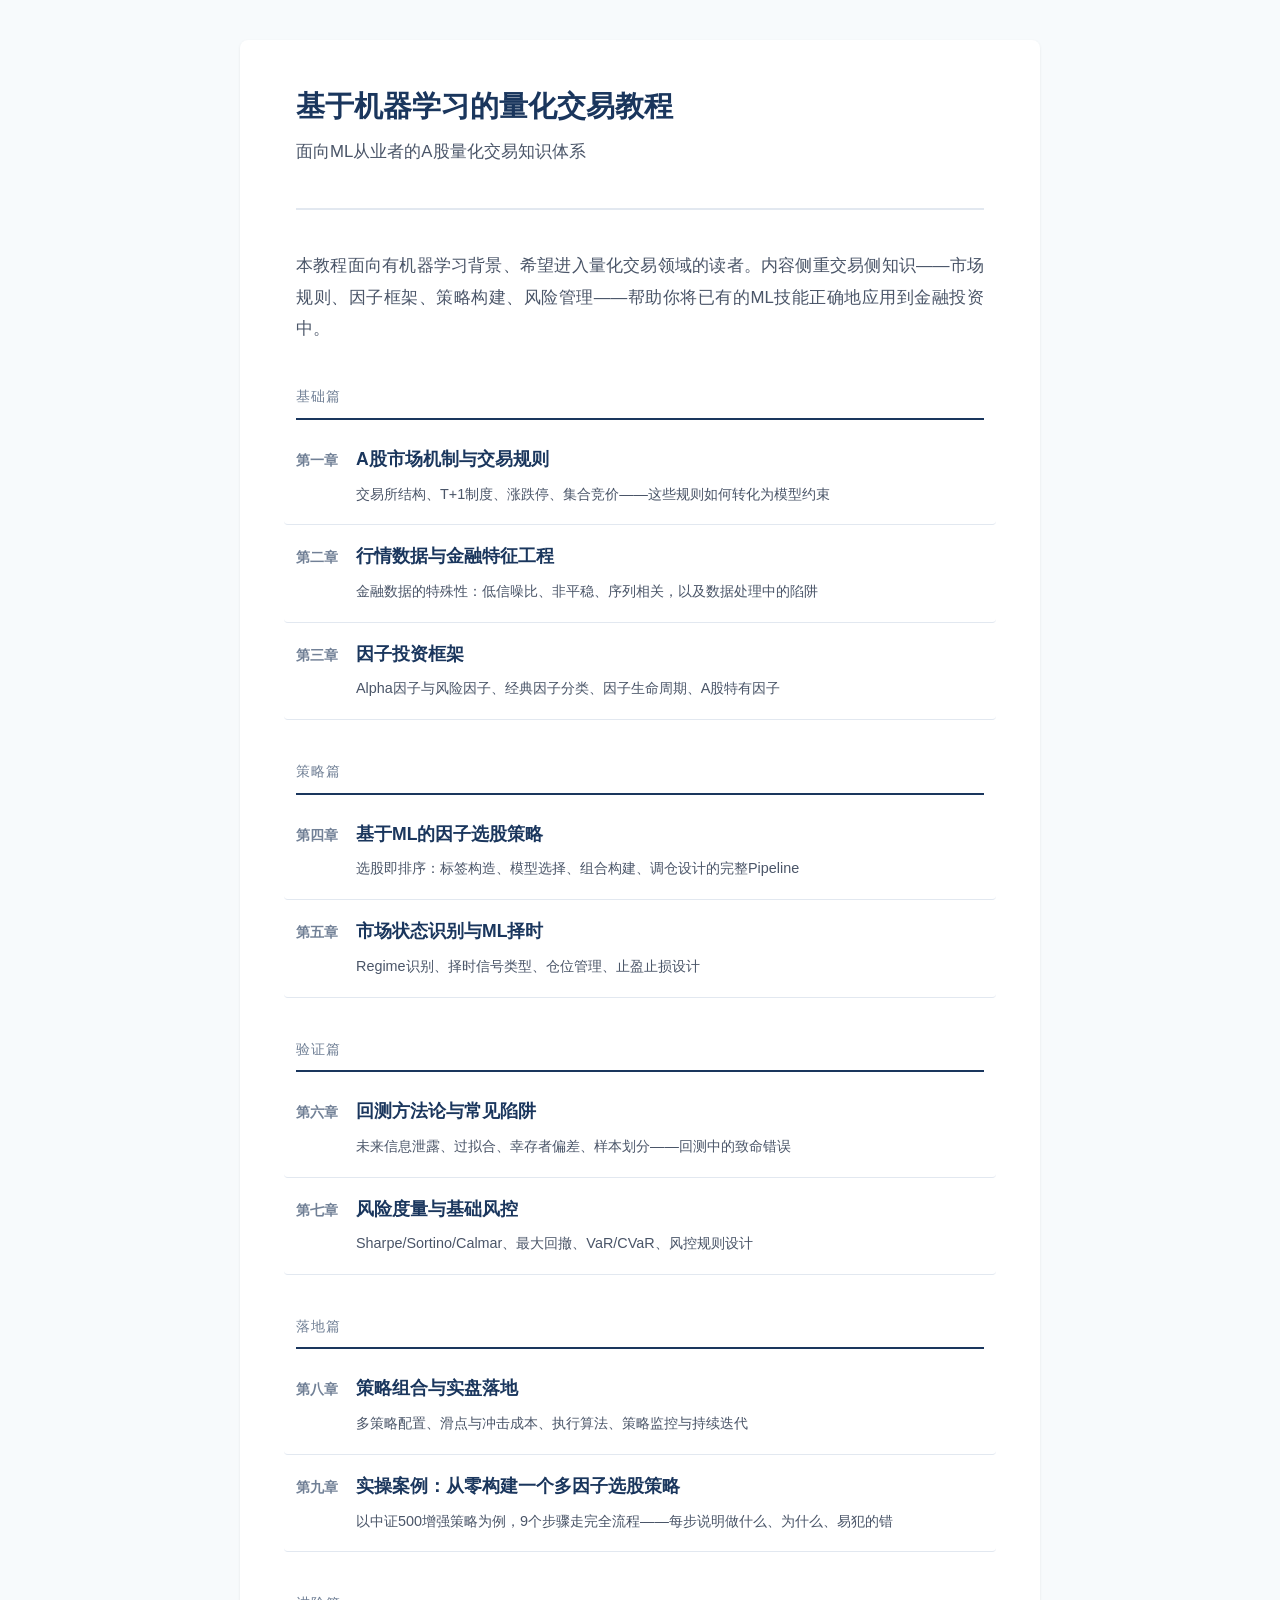
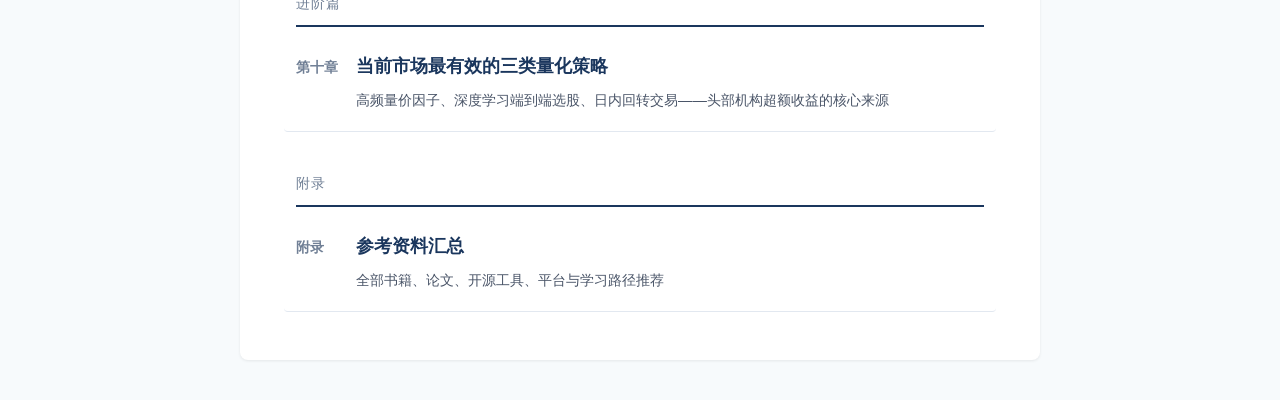
<file: index.html>
<!DOCTYPE html>
<html lang="zh-CN">
<head>
  <meta charset="UTF-8">
  <meta name="viewport" content="width=device-width, initial-scale=1.0">
  <title>基于机器学习的量化交易教程</title>
  <link rel="stylesheet" href="css/style.css">
  <style>
    .toc-item {
      display: flex;
      align-items: baseline;
      padding: 16px 0;
      border-bottom: 1px solid #e2e8f0;
      text-decoration: none;
      color: inherit;
      transition: background 0.15s;
      margin: 0 -12px;
      padding-left: 12px;
      padding-right: 12px;
      border-radius: 4px;
    }
    .toc-item:hover {
      background: #ebf8ff;
    }
    .toc-number {
      font-size: 0.85em;
      color: #718096;
      min-width: 60px;
      font-weight: 600;
    }
    .toc-content {
      flex: 1;
    }
    .toc-title {
      font-size: 1.1em;
      font-weight: 600;
      color: #1a365d;
      display: block;
      margin-bottom: 4px;
    }
    .toc-desc {
      font-size: 0.9em;
      color: #4a5568;
      line-height: 1.5;
    }
    .toc-section-header {
      margin-top: 40px;
      margin-bottom: 8px;
      font-size: 0.85em;
      color: #718096;
      text-transform: uppercase;
      letter-spacing: 1px;
      padding-bottom: 8px;
      border-bottom: 2px solid #1a365d;
    }
    .intro-text {
      font-size: 1.05em;
      color: #4a5568;
      line-height: 1.9;
      margin: 24px 0 40px;
    }
  </style>
</head>
<body>
  <div class="container">
    <div class="chapter-header">
      <h1>基于机器学习的量化交易教程</h1>
      <p class="chapter-summary">面向ML从业者的A股量化交易知识体系</p>
    </div>

    <div class="intro-text">
      <p>本教程面向有机器学习背景、希望进入量化交易领域的读者。内容侧重交易侧知识——市场规则、因子框架、策略构建、风险管理——帮助你将已有的ML技能正确地应用到金融投资中。</p>
    </div>

    <div class="toc-section-header">基础篇</div>

    <a class="toc-item" href="ch01.html">
      <span class="toc-number">第一章</span>
      <div class="toc-content">
        <span class="toc-title">A股市场机制与交易规则</span>
        <span class="toc-desc">交易所结构、T+1制度、涨跌停、集合竞价——这些规则如何转化为模型约束</span>
      </div>
    </a>

    <a class="toc-item" href="ch02.html">
      <span class="toc-number">第二章</span>
      <div class="toc-content">
        <span class="toc-title">行情数据与金融特征工程</span>
        <span class="toc-desc">金融数据的特殊性：低信噪比、非平稳、序列相关，以及数据处理中的陷阱</span>
      </div>
    </a>

    <a class="toc-item" href="ch03.html">
      <span class="toc-number">第三章</span>
      <div class="toc-content">
        <span class="toc-title">因子投资框架</span>
        <span class="toc-desc">Alpha因子与风险因子、经典因子分类、因子生命周期、A股特有因子</span>
      </div>
    </a>

    <div class="toc-section-header">策略篇</div>

    <a class="toc-item" href="ch04.html">
      <span class="toc-number">第四章</span>
      <div class="toc-content">
        <span class="toc-title">基于ML的因子选股策略</span>
        <span class="toc-desc">选股即排序：标签构造、模型选择、组合构建、调仓设计的完整Pipeline</span>
      </div>
    </a>

    <a class="toc-item" href="ch05.html">
      <span class="toc-number">第五章</span>
      <div class="toc-content">
        <span class="toc-title">市场状态识别与ML择时</span>
        <span class="toc-desc">Regime识别、择时信号类型、仓位管理、止盈止损设计</span>
      </div>
    </a>

    <div class="toc-section-header">验证篇</div>

    <a class="toc-item" href="ch06.html">
      <span class="toc-number">第六章</span>
      <div class="toc-content">
        <span class="toc-title">回测方法论与常见陷阱</span>
        <span class="toc-desc">未来信息泄露、过拟合、幸存者偏差、样本划分——回测中的致命错误</span>
      </div>
    </a>

    <a class="toc-item" href="ch07.html">
      <span class="toc-number">第七章</span>
      <div class="toc-content">
        <span class="toc-title">风险度量与基础风控</span>
        <span class="toc-desc">Sharpe/Sortino/Calmar、最大回撤、VaR/CVaR、风控规则设计</span>
      </div>
    </a>

    <div class="toc-section-header">落地篇</div>

    <a class="toc-item" href="ch08.html">
      <span class="toc-number">第八章</span>
      <div class="toc-content">
        <span class="toc-title">策略组合与实盘落地</span>
        <span class="toc-desc">多策略配置、滑点与冲击成本、执行算法、策略监控与持续迭代</span>
      </div>
    </a>

    <a class="toc-item" href="ch09.html">
      <span class="toc-number">第九章</span>
      <div class="toc-content">
        <span class="toc-title">实操案例：从零构建一个多因子选股策略</span>
        <span class="toc-desc">以中证500增强策略为例，9个步骤走完全流程——每步说明做什么、为什么、易犯的错</span>
      </div>
    </a>

    <div class="toc-section-header">进阶篇</div>

    <a class="toc-item" href="ch10.html">
      <span class="toc-number">第十章</span>
      <div class="toc-content">
        <span class="toc-title">当前市场最有效的三类量化策略</span>
        <span class="toc-desc">高频量价因子、深度学习端到端选股、日内回转交易——头部机构超额收益的核心来源</span>
      </div>
    </a>

    <div class="toc-section-header">附录</div>

    <a class="toc-item" href="appendix.html">
      <span class="toc-number">附录</span>
      <div class="toc-content">
        <span class="toc-title">参考资料汇总</span>
        <span class="toc-desc">全部书籍、论文、开源工具、平台与学习路径推荐</span>
      </div>
    </a>

  </div>
</body>
</html>
</file>
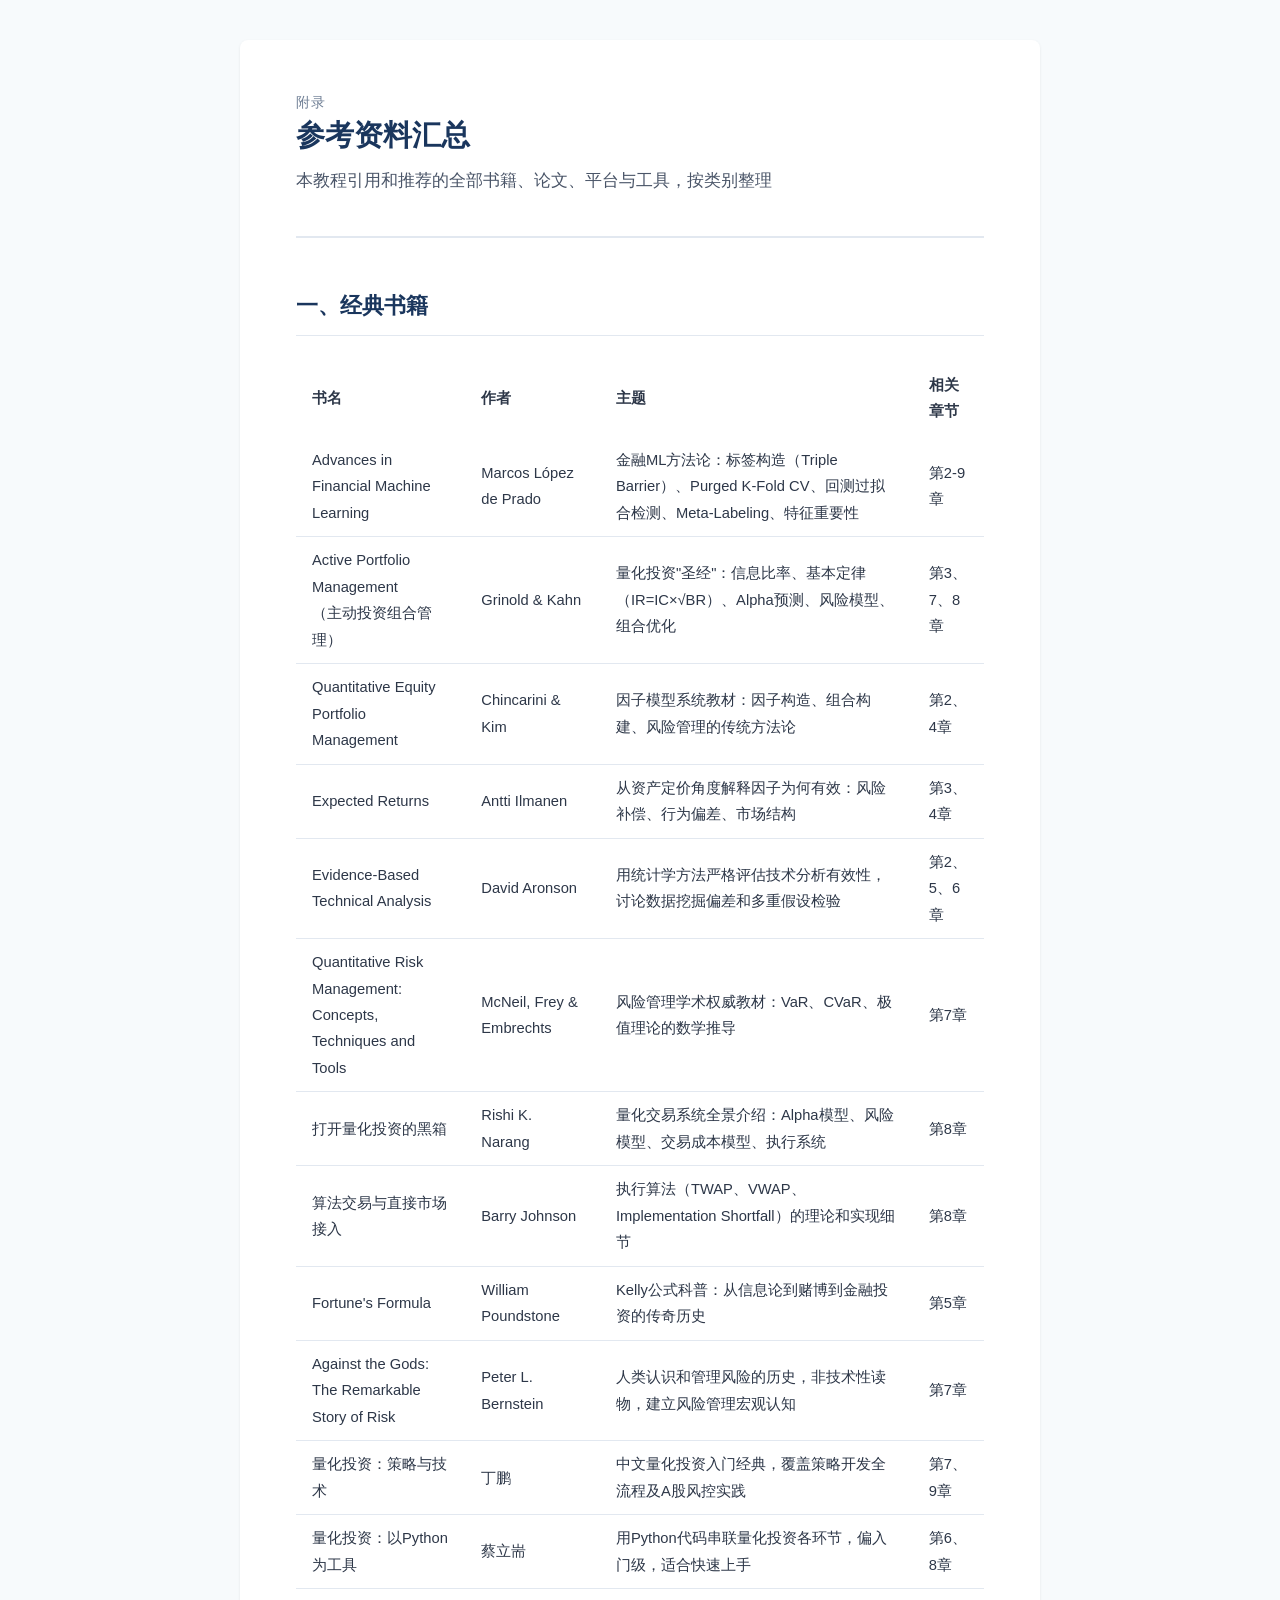
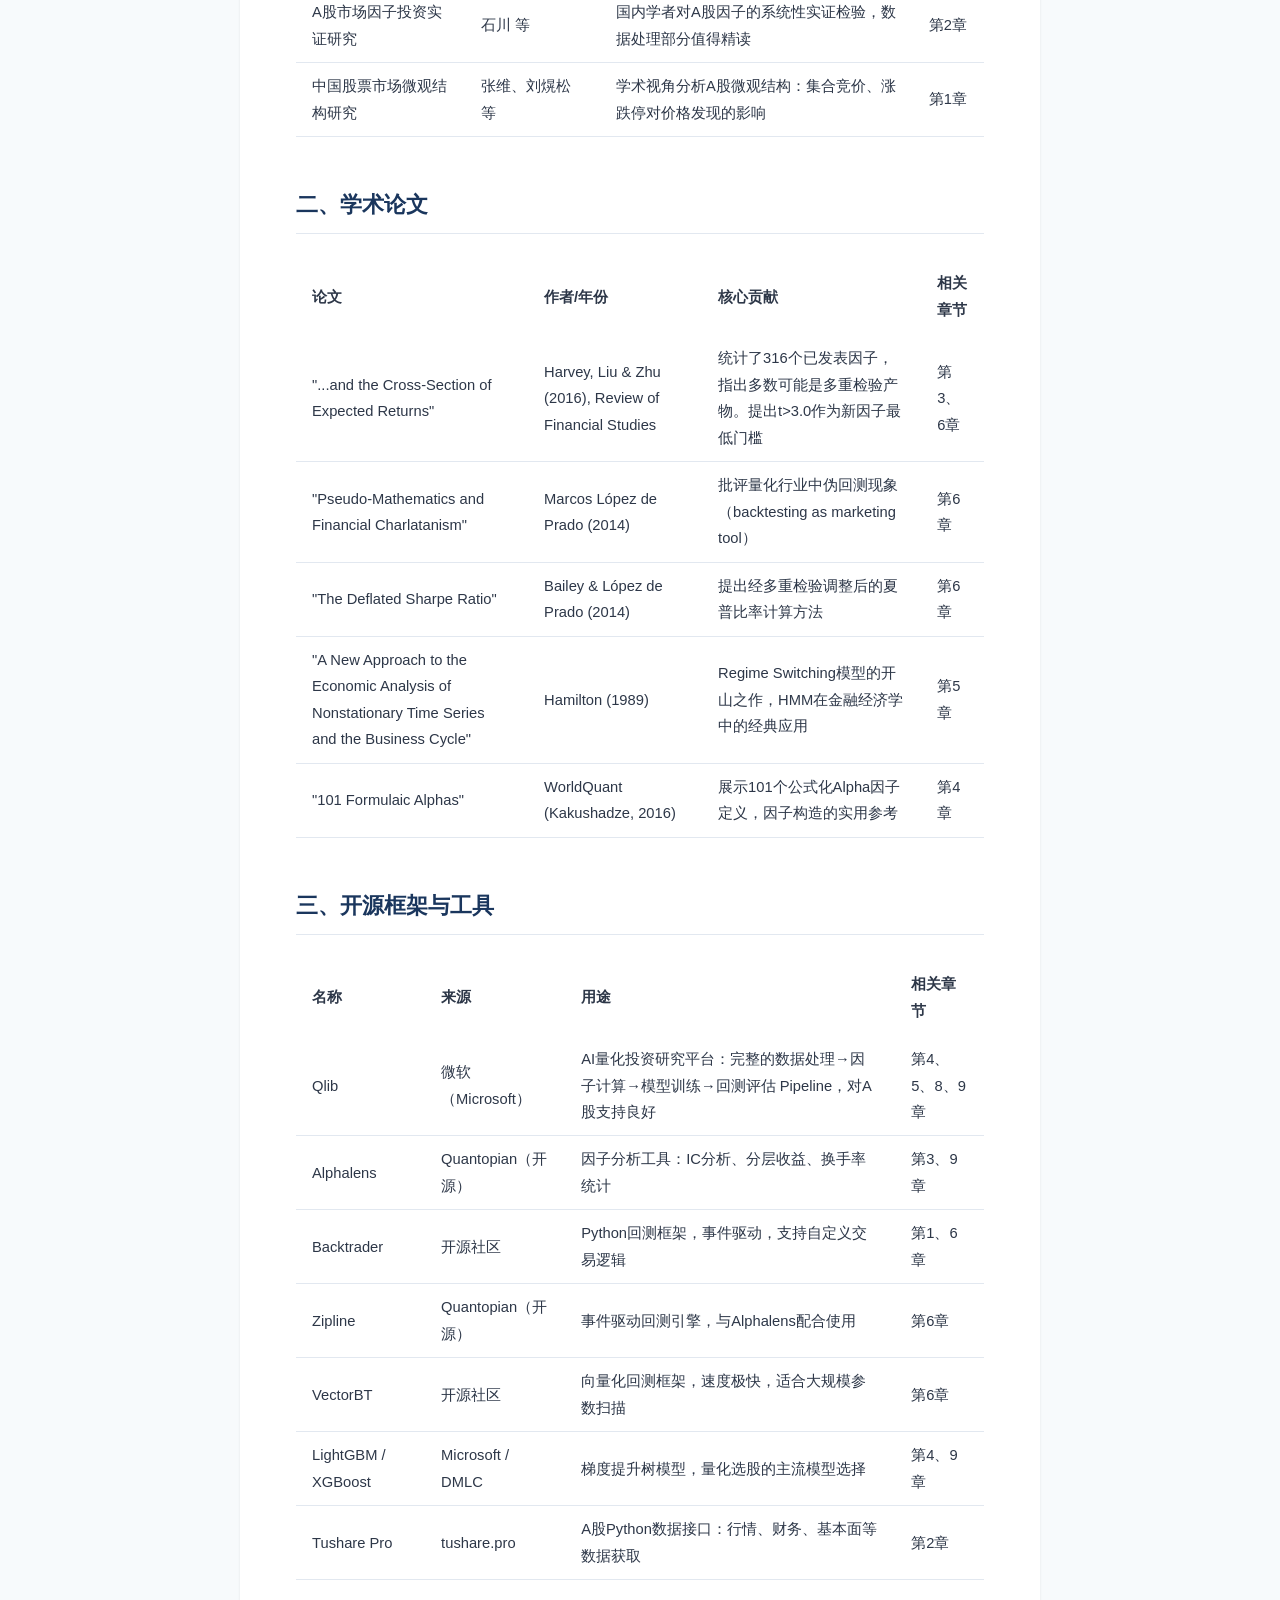
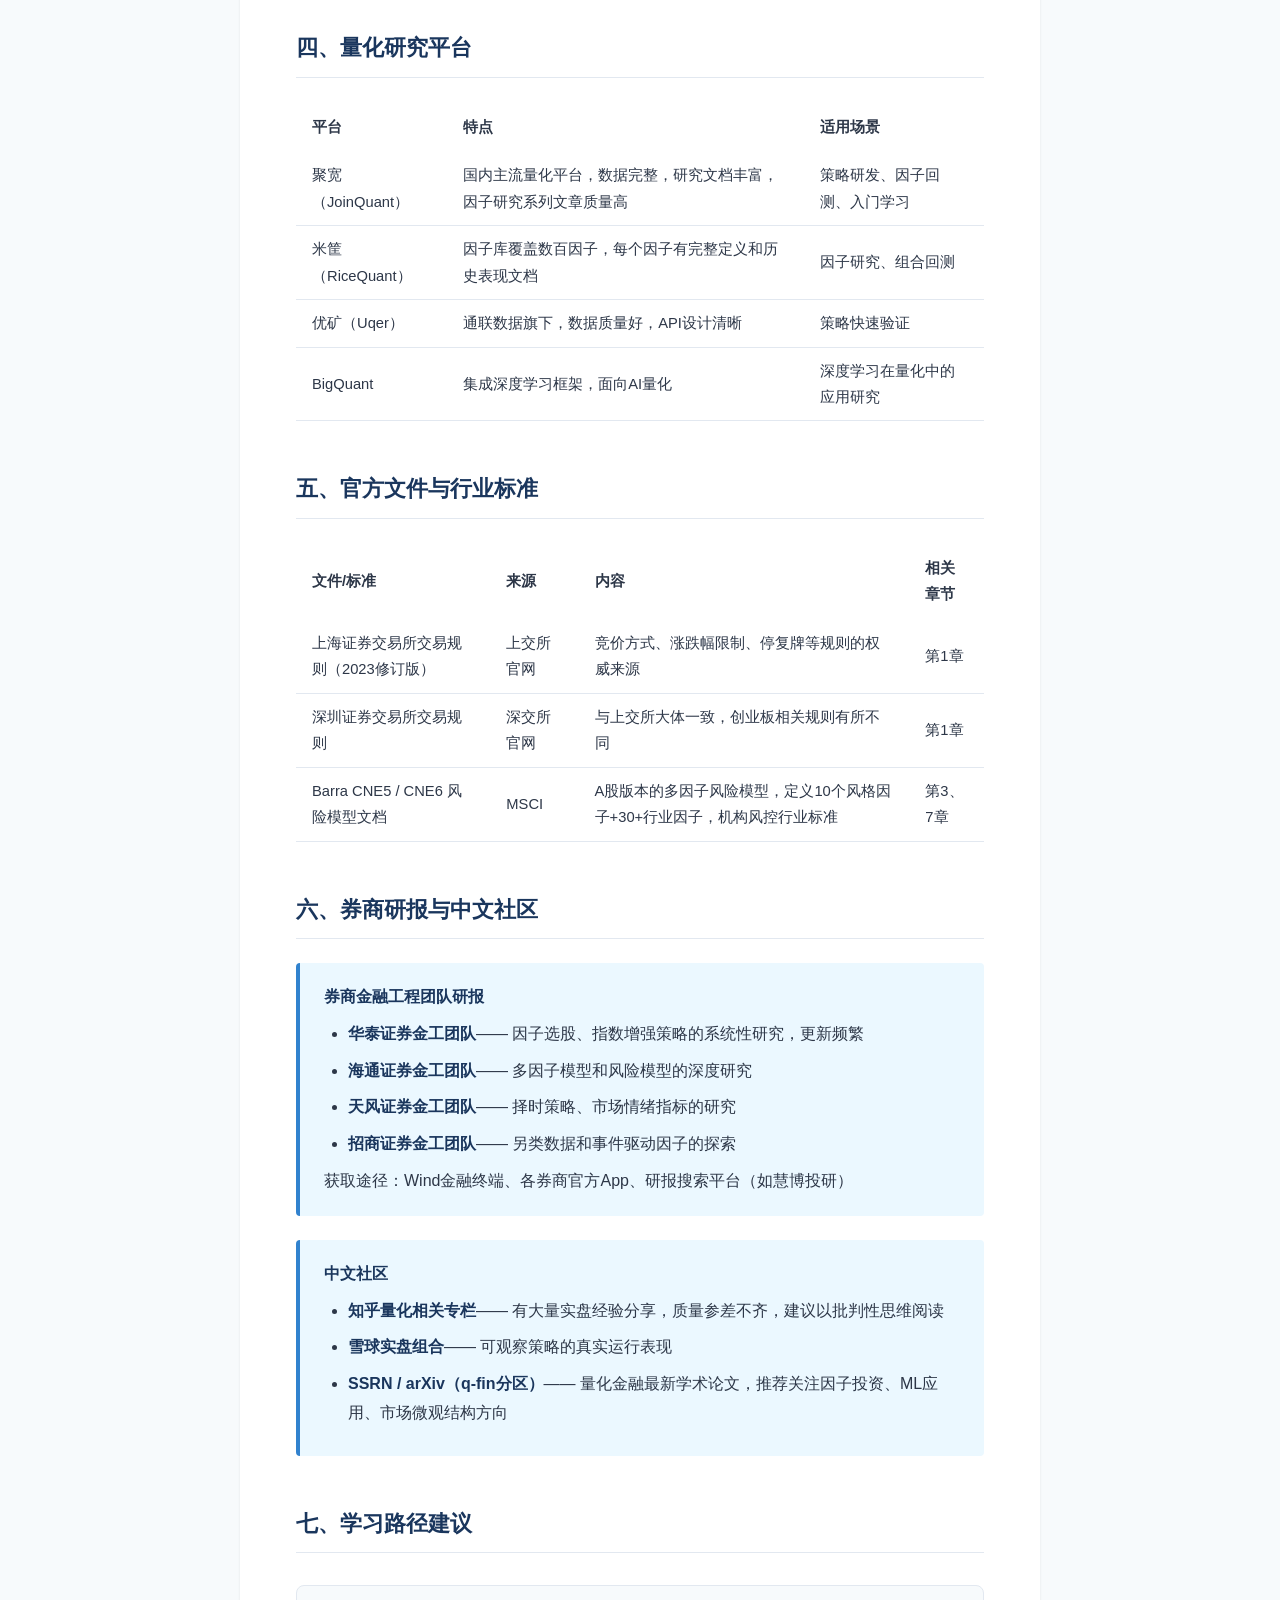
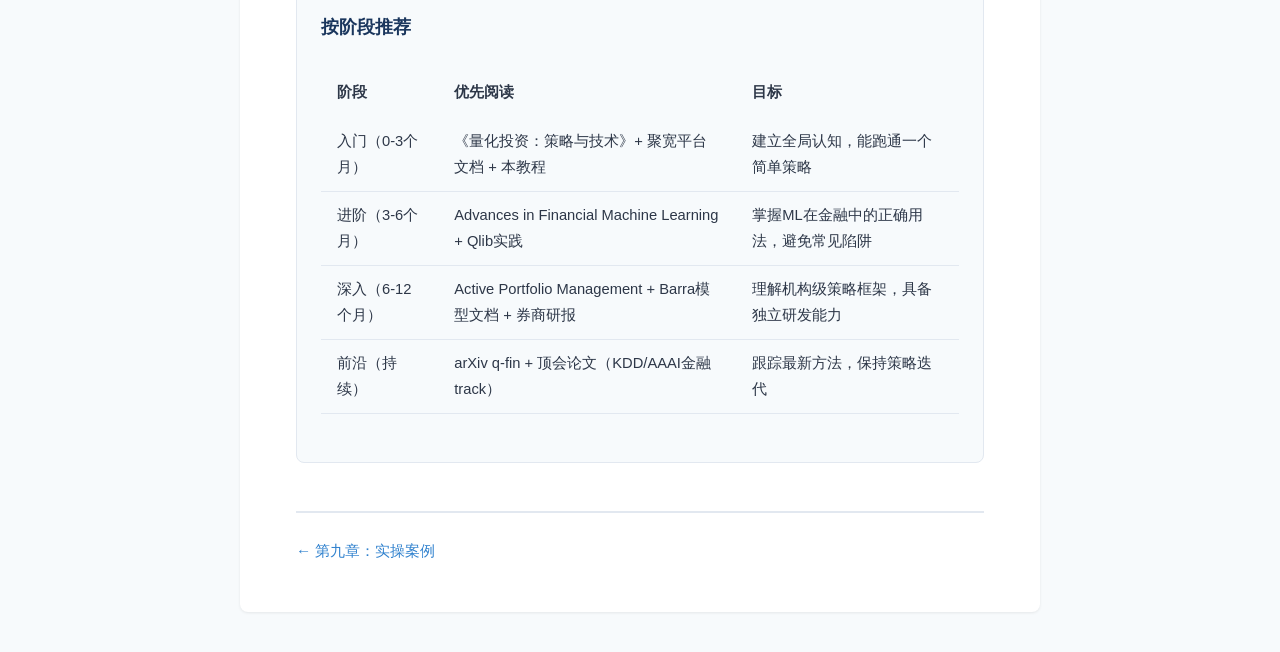
<file: appendix.html>
<!DOCTYPE html>
<html lang="zh-CN">
<head>
  <meta charset="UTF-8">
  <meta name="viewport" content="width=device-width, initial-scale=1.0">
  <title>附录：参考资料汇总</title>
  <link rel="stylesheet" href="css/style.css">
</head>
<body>
  <div class="container">
    <div class="chapter-header">
      <span class="chapter-number">附录</span>
      <h1>参考资料汇总</h1>
      <p class="chapter-summary">本教程引用和推荐的全部书籍、论文、平台与工具，按类别整理</p>
    </div>

    <h2>一、经典书籍</h2>

    <table>
      <tr>
        <th>书名</th>
        <th>作者</th>
        <th>主题</th>
        <th>相关章节</th>
      </tr>
      <tr>
        <td>Advances in Financial Machine Learning</td>
        <td>Marcos López de Prado</td>
        <td>金融ML方法论：标签构造（Triple Barrier）、Purged K-Fold CV、回测过拟合检测、Meta-Labeling、特征重要性</td>
        <td>第2-9章</td>
      </tr>
      <tr>
        <td>Active Portfolio Management<br>（主动投资组合管理）</td>
        <td>Grinold & Kahn</td>
        <td>量化投资"圣经"：信息比率、基本定律（IR=IC×√BR）、Alpha预测、风险模型、组合优化</td>
        <td>第3、7、8章</td>
      </tr>
      <tr>
        <td>Quantitative Equity Portfolio Management</td>
        <td>Chincarini & Kim</td>
        <td>因子模型系统教材：因子构造、组合构建、风险管理的传统方法论</td>
        <td>第2、4章</td>
      </tr>
      <tr>
        <td>Expected Returns</td>
        <td>Antti Ilmanen</td>
        <td>从资产定价角度解释因子为何有效：风险补偿、行为偏差、市场结构</td>
        <td>第3、4章</td>
      </tr>
      <tr>
        <td>Evidence-Based Technical Analysis</td>
        <td>David Aronson</td>
        <td>用统计学方法严格评估技术分析有效性，讨论数据挖掘偏差和多重假设检验</td>
        <td>第2、5、6章</td>
      </tr>
      <tr>
        <td>Quantitative Risk Management:<br>Concepts, Techniques and Tools</td>
        <td>McNeil, Frey & Embrechts</td>
        <td>风险管理学术权威教材：VaR、CVaR、极值理论的数学推导</td>
        <td>第7章</td>
      </tr>
      <tr>
        <td>打开量化投资的黑箱</td>
        <td>Rishi K. Narang</td>
        <td>量化交易系统全景介绍：Alpha模型、风险模型、交易成本模型、执行系统</td>
        <td>第8章</td>
      </tr>
      <tr>
        <td>算法交易与直接市场接入</td>
        <td>Barry Johnson</td>
        <td>执行算法（TWAP、VWAP、Implementation Shortfall）的理论和实现细节</td>
        <td>第8章</td>
      </tr>
      <tr>
        <td>Fortune's Formula</td>
        <td>William Poundstone</td>
        <td>Kelly公式科普：从信息论到赌博到金融投资的传奇历史</td>
        <td>第5章</td>
      </tr>
      <tr>
        <td>Against the Gods:<br>The Remarkable Story of Risk</td>
        <td>Peter L. Bernstein</td>
        <td>人类认识和管理风险的历史，非技术性读物，建立风险管理宏观认知</td>
        <td>第7章</td>
      </tr>
      <tr>
        <td>量化投资：策略与技术</td>
        <td>丁鹏</td>
        <td>中文量化投资入门经典，覆盖策略开发全流程及A股风控实践</td>
        <td>第7、9章</td>
      </tr>
      <tr>
        <td>量化投资：以Python为工具</td>
        <td>蔡立耑</td>
        <td>用Python代码串联量化投资各环节，偏入门级，适合快速上手</td>
        <td>第6、8章</td>
      </tr>
      <tr>
        <td>A股市场因子投资实证研究</td>
        <td>石川 等</td>
        <td>国内学者对A股因子的系统性实证检验，数据处理部分值得精读</td>
        <td>第2章</td>
      </tr>
      <tr>
        <td>中国股票市场微观结构研究</td>
        <td>张维、刘熀松 等</td>
        <td>学术视角分析A股微观结构：集合竞价、涨跌停对价格发现的影响</td>
        <td>第1章</td>
      </tr>
    </table>

    <h2>二、学术论文</h2>

    <table>
      <tr>
        <th>论文</th>
        <th>作者/年份</th>
        <th>核心贡献</th>
        <th>相关章节</th>
      </tr>
      <tr>
        <td>"...and the Cross-Section of Expected Returns"</td>
        <td>Harvey, Liu & Zhu (2016), Review of Financial Studies</td>
        <td>统计了316个已发表因子，指出多数可能是多重检验产物。提出t>3.0作为新因子最低门槛</td>
        <td>第3、6章</td>
      </tr>
      <tr>
        <td>"Pseudo-Mathematics and Financial Charlatanism"</td>
        <td>Marcos López de Prado (2014)</td>
        <td>批评量化行业中伪回测现象（backtesting as marketing tool）</td>
        <td>第6章</td>
      </tr>
      <tr>
        <td>"The Deflated Sharpe Ratio"</td>
        <td>Bailey & López de Prado (2014)</td>
        <td>提出经多重检验调整后的夏普比率计算方法</td>
        <td>第6章</td>
      </tr>
      <tr>
        <td>"A New Approach to the Economic Analysis of Nonstationary Time Series and the Business Cycle"</td>
        <td>Hamilton (1989)</td>
        <td>Regime Switching模型的开山之作，HMM在金融经济学中的经典应用</td>
        <td>第5章</td>
      </tr>
      <tr>
        <td>"101 Formulaic Alphas"</td>
        <td>WorldQuant (Kakushadze, 2016)</td>
        <td>展示101个公式化Alpha因子定义，因子构造的实用参考</td>
        <td>第4章</td>
      </tr>
    </table>

    <h2>三、开源框架与工具</h2>

    <table>
      <tr>
        <th>名称</th>
        <th>来源</th>
        <th>用途</th>
        <th>相关章节</th>
      </tr>
      <tr>
        <td>Qlib</td>
        <td>微软（Microsoft）</td>
        <td>AI量化投资研究平台：完整的数据处理→因子计算→模型训练→回测评估 Pipeline，对A股支持良好</td>
        <td>第4、5、8、9章</td>
      </tr>
      <tr>
        <td>Alphalens</td>
        <td>Quantopian（开源）</td>
        <td>因子分析工具：IC分析、分层收益、换手率统计</td>
        <td>第3、9章</td>
      </tr>
      <tr>
        <td>Backtrader</td>
        <td>开源社区</td>
        <td>Python回测框架，事件驱动，支持自定义交易逻辑</td>
        <td>第1、6章</td>
      </tr>
      <tr>
        <td>Zipline</td>
        <td>Quantopian（开源）</td>
        <td>事件驱动回测引擎，与Alphalens配合使用</td>
        <td>第6章</td>
      </tr>
      <tr>
        <td>VectorBT</td>
        <td>开源社区</td>
        <td>向量化回测框架，速度极快，适合大规模参数扫描</td>
        <td>第6章</td>
      </tr>
      <tr>
        <td>LightGBM / XGBoost</td>
        <td>Microsoft / DMLC</td>
        <td>梯度提升树模型，量化选股的主流模型选择</td>
        <td>第4、9章</td>
      </tr>
      <tr>
        <td>Tushare Pro</td>
        <td>tushare.pro</td>
        <td>A股Python数据接口：行情、财务、基本面等数据获取</td>
        <td>第2章</td>
      </tr>
    </table>

    <h2>四、量化研究平台</h2>

    <table>
      <tr>
        <th>平台</th>
        <th>特点</th>
        <th>适用场景</th>
      </tr>
      <tr>
        <td>聚宽（JoinQuant）</td>
        <td>国内主流量化平台，数据完整，研究文档丰富，因子研究系列文章质量高</td>
        <td>策略研发、因子回测、入门学习</td>
      </tr>
      <tr>
        <td>米筐（RiceQuant）</td>
        <td>因子库覆盖数百因子，每个因子有完整定义和历史表现文档</td>
        <td>因子研究、组合回测</td>
      </tr>
      <tr>
        <td>优矿（Uqer）</td>
        <td>通联数据旗下，数据质量好，API设计清晰</td>
        <td>策略快速验证</td>
      </tr>
      <tr>
        <td>BigQuant</td>
        <td>集成深度学习框架，面向AI量化</td>
        <td>深度学习在量化中的应用研究</td>
      </tr>
    </table>

    <h2>五、官方文件与行业标准</h2>

    <table>
      <tr>
        <th>文件/标准</th>
        <th>来源</th>
        <th>内容</th>
        <th>相关章节</th>
      </tr>
      <tr>
        <td>上海证券交易所交易规则（2023修订版）</td>
        <td>上交所官网</td>
        <td>竞价方式、涨跌幅限制、停复牌等规则的权威来源</td>
        <td>第1章</td>
      </tr>
      <tr>
        <td>深圳证券交易所交易规则</td>
        <td>深交所官网</td>
        <td>与上交所大体一致，创业板相关规则有所不同</td>
        <td>第1章</td>
      </tr>
      <tr>
        <td>Barra CNE5 / CNE6 风险模型文档</td>
        <td>MSCI</td>
        <td>A股版本的多因子风险模型，定义10个风格因子+30+行业因子，机构风控行业标准</td>
        <td>第3、7章</td>
      </tr>
    </table>

    <h2>六、券商研报与中文社区</h2>

    <div class="info-box">
      <p><strong>券商金融工程团队研报</strong></p>
      <ul>
        <li><strong>华泰证券金工团队</strong>—— 因子选股、指数增强策略的系统性研究，更新频繁</li>
        <li><strong>海通证券金工团队</strong>—— 多因子模型和风险模型的深度研究</li>
        <li><strong>天风证券金工团队</strong>—— 择时策略、市场情绪指标的研究</li>
        <li><strong>招商证券金工团队</strong>—— 另类数据和事件驱动因子的探索</li>
      </ul>
      <p>获取途径：Wind金融终端、各券商官方App、研报搜索平台（如慧博投研）</p>
    </div>

    <div class="info-box">
      <p><strong>中文社区</strong></p>
      <ul>
        <li><strong>知乎量化相关专栏</strong>—— 有大量实盘经验分享，质量参差不齐，建议以批判性思维阅读</li>
        <li><strong>雪球实盘组合</strong>—— 可观察策略的真实运行表现</li>
        <li><strong>SSRN / arXiv（q-fin分区）</strong>—— 量化金融最新学术论文，推荐关注因子投资、ML应用、市场微观结构方向</li>
      </ul>
    </div>

    <h2>七、学习路径建议</h2>

    <div class="summary-box">
      <h3>按阶段推荐</h3>
      <table>
        <tr>
          <th>阶段</th>
          <th>优先阅读</th>
          <th>目标</th>
        </tr>
        <tr>
          <td>入门（0-3个月）</td>
          <td>《量化投资：策略与技术》+ 聚宽平台文档 + 本教程</td>
          <td>建立全局认知，能跑通一个简单策略</td>
        </tr>
        <tr>
          <td>进阶（3-6个月）</td>
          <td>Advances in Financial Machine Learning + Qlib实践</td>
          <td>掌握ML在金融中的正确用法，避免常见陷阱</td>
        </tr>
        <tr>
          <td>深入（6-12个月）</td>
          <td>Active Portfolio Management + Barra模型文档 + 券商研报</td>
          <td>理解机构级策略框架，具备独立研发能力</td>
        </tr>
        <tr>
          <td>前沿（持续）</td>
          <td>arXiv q-fin + 顶会论文（KDD/AAAI金融track）</td>
          <td>跟踪最新方法，保持策略迭代</td>
        </tr>
      </table>
    </div>

    <nav class="chapter-nav">
      <a href="ch09.html">← 第九章：实操案例</a>
      <span></span>
    </nav>
  </div>
</body>
</html>
</file>
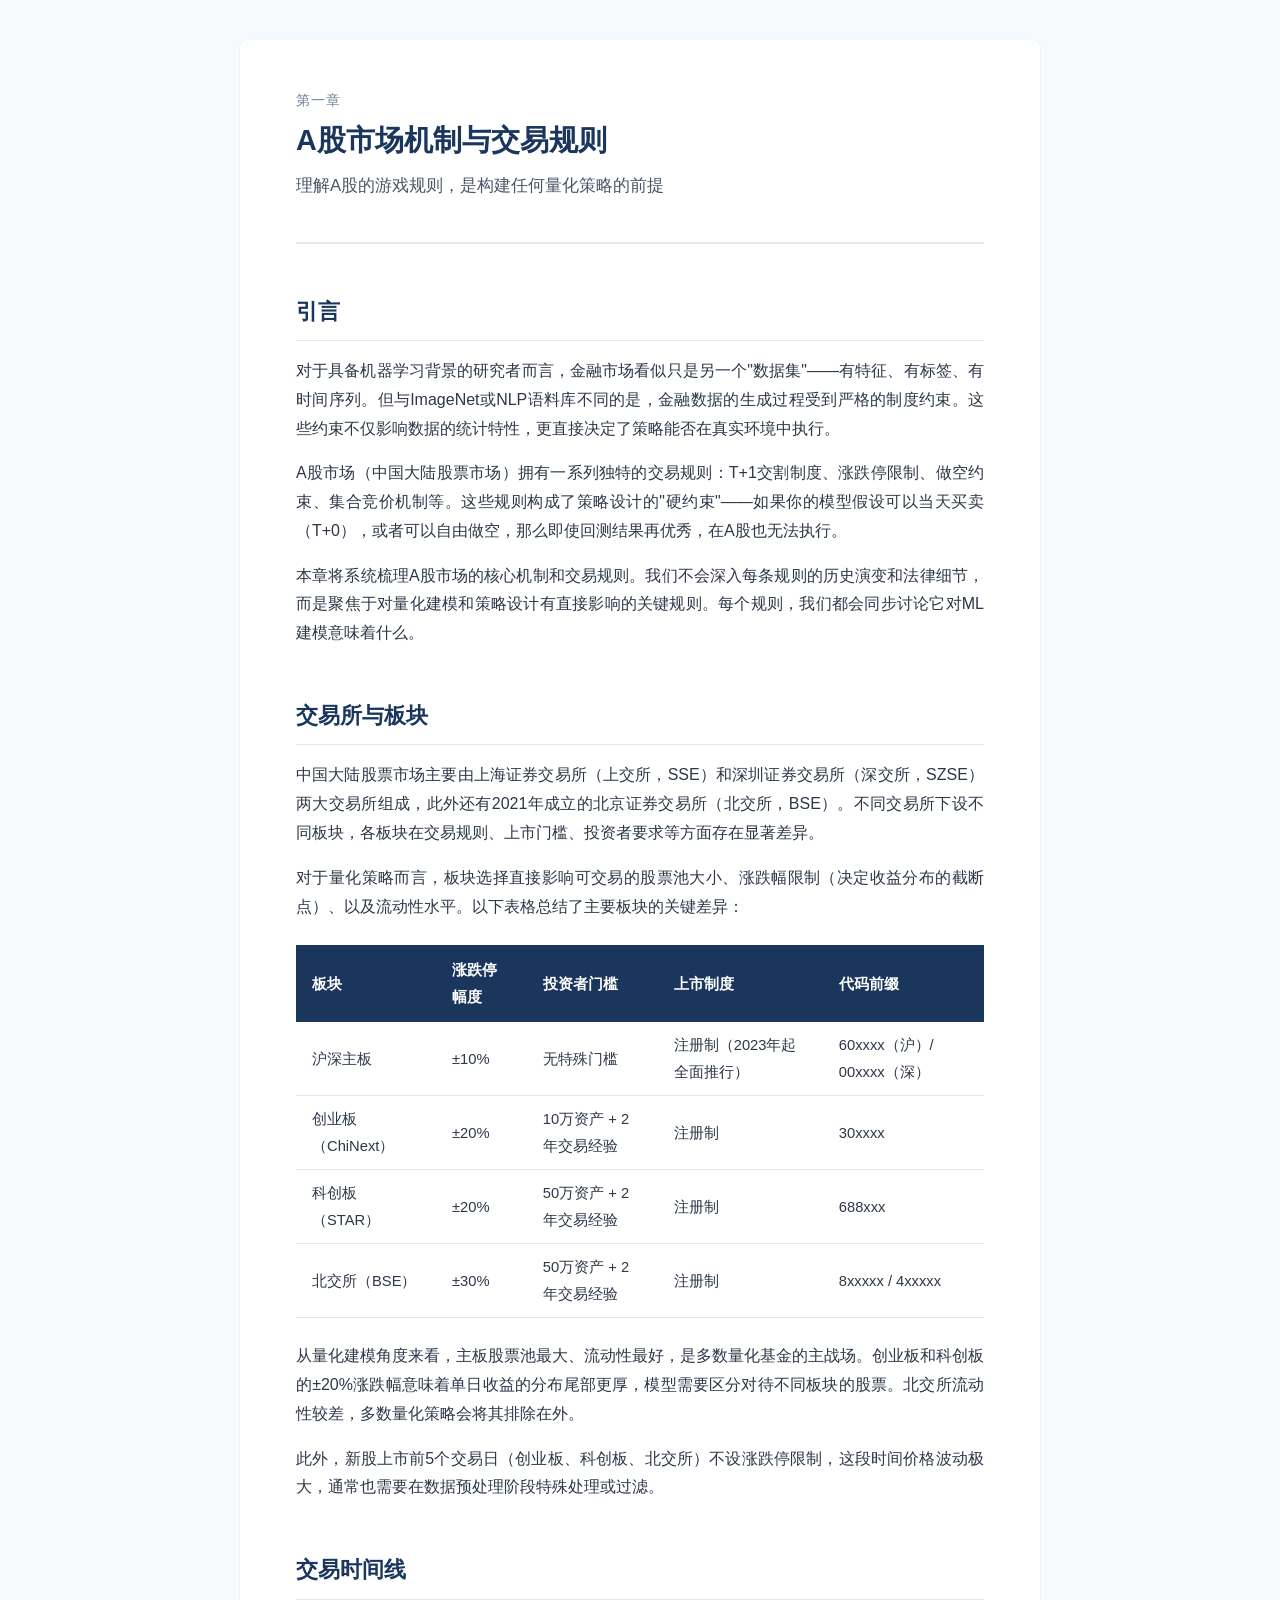
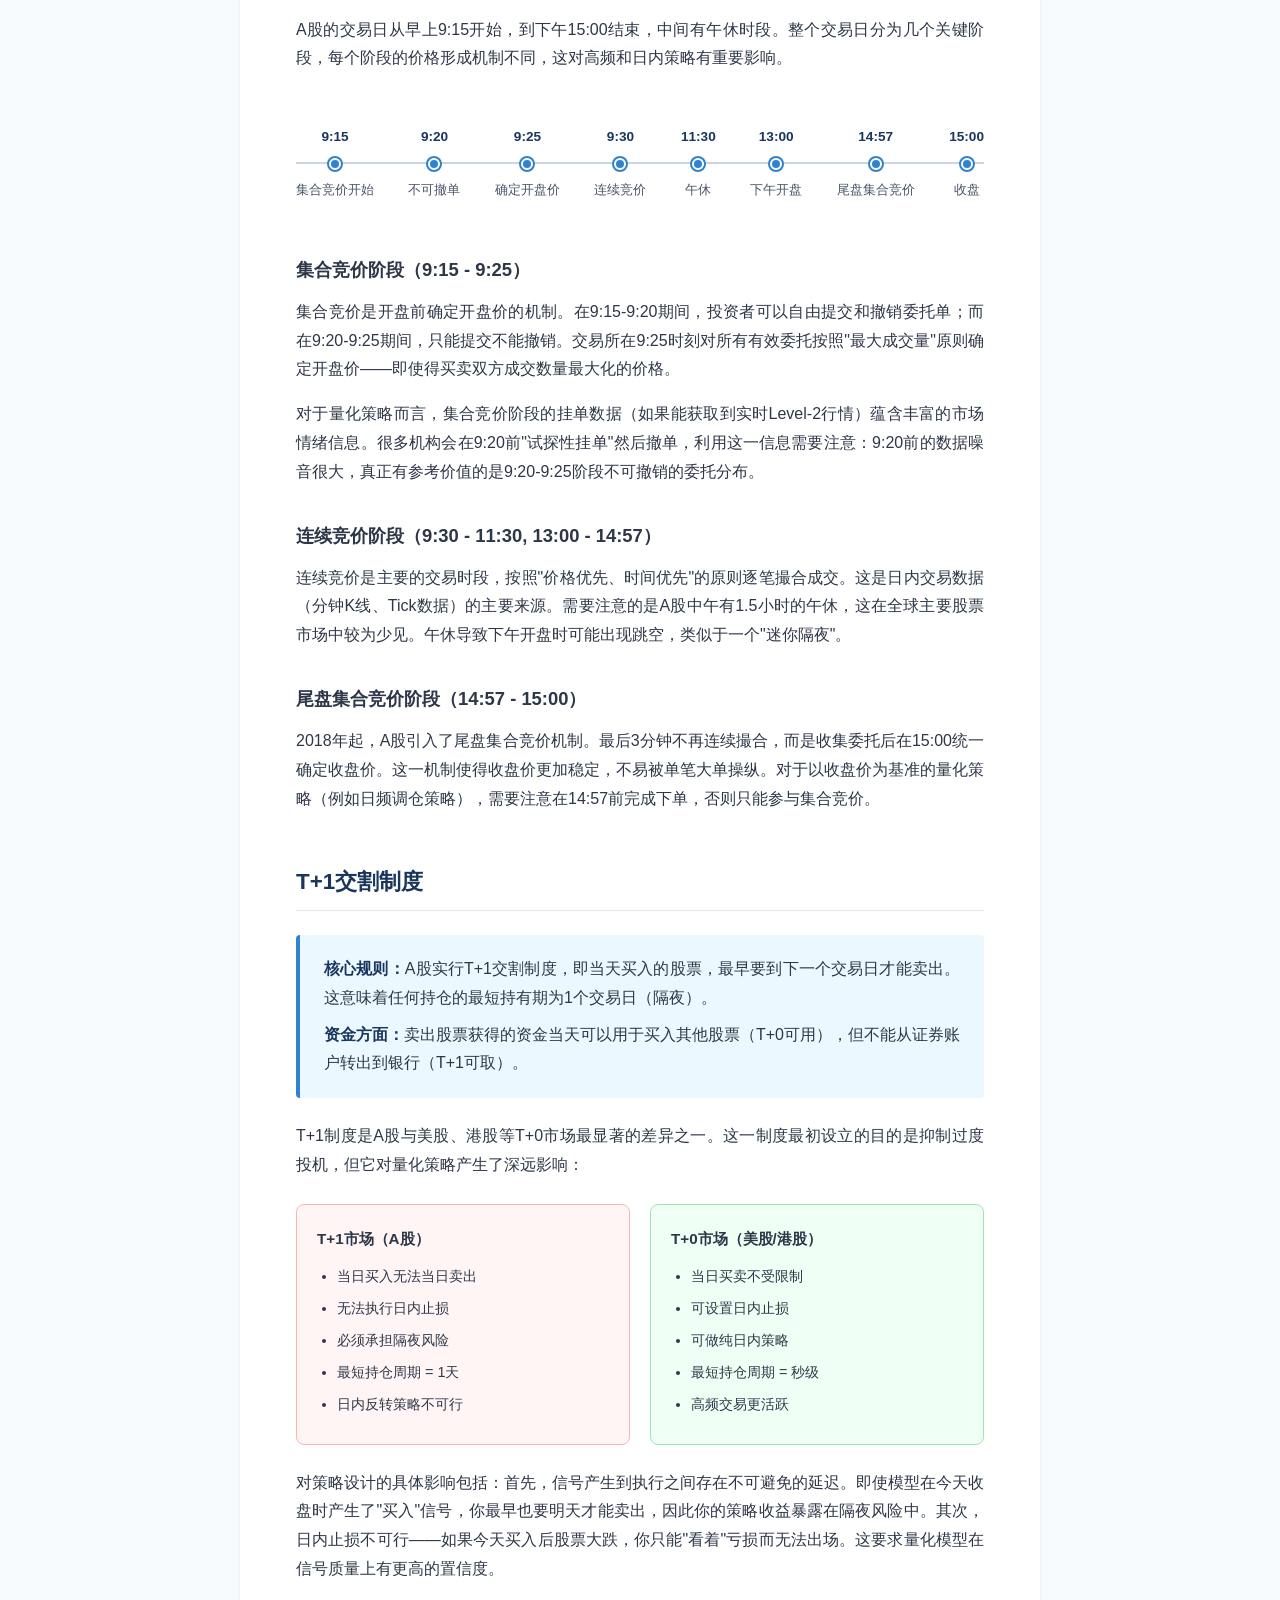
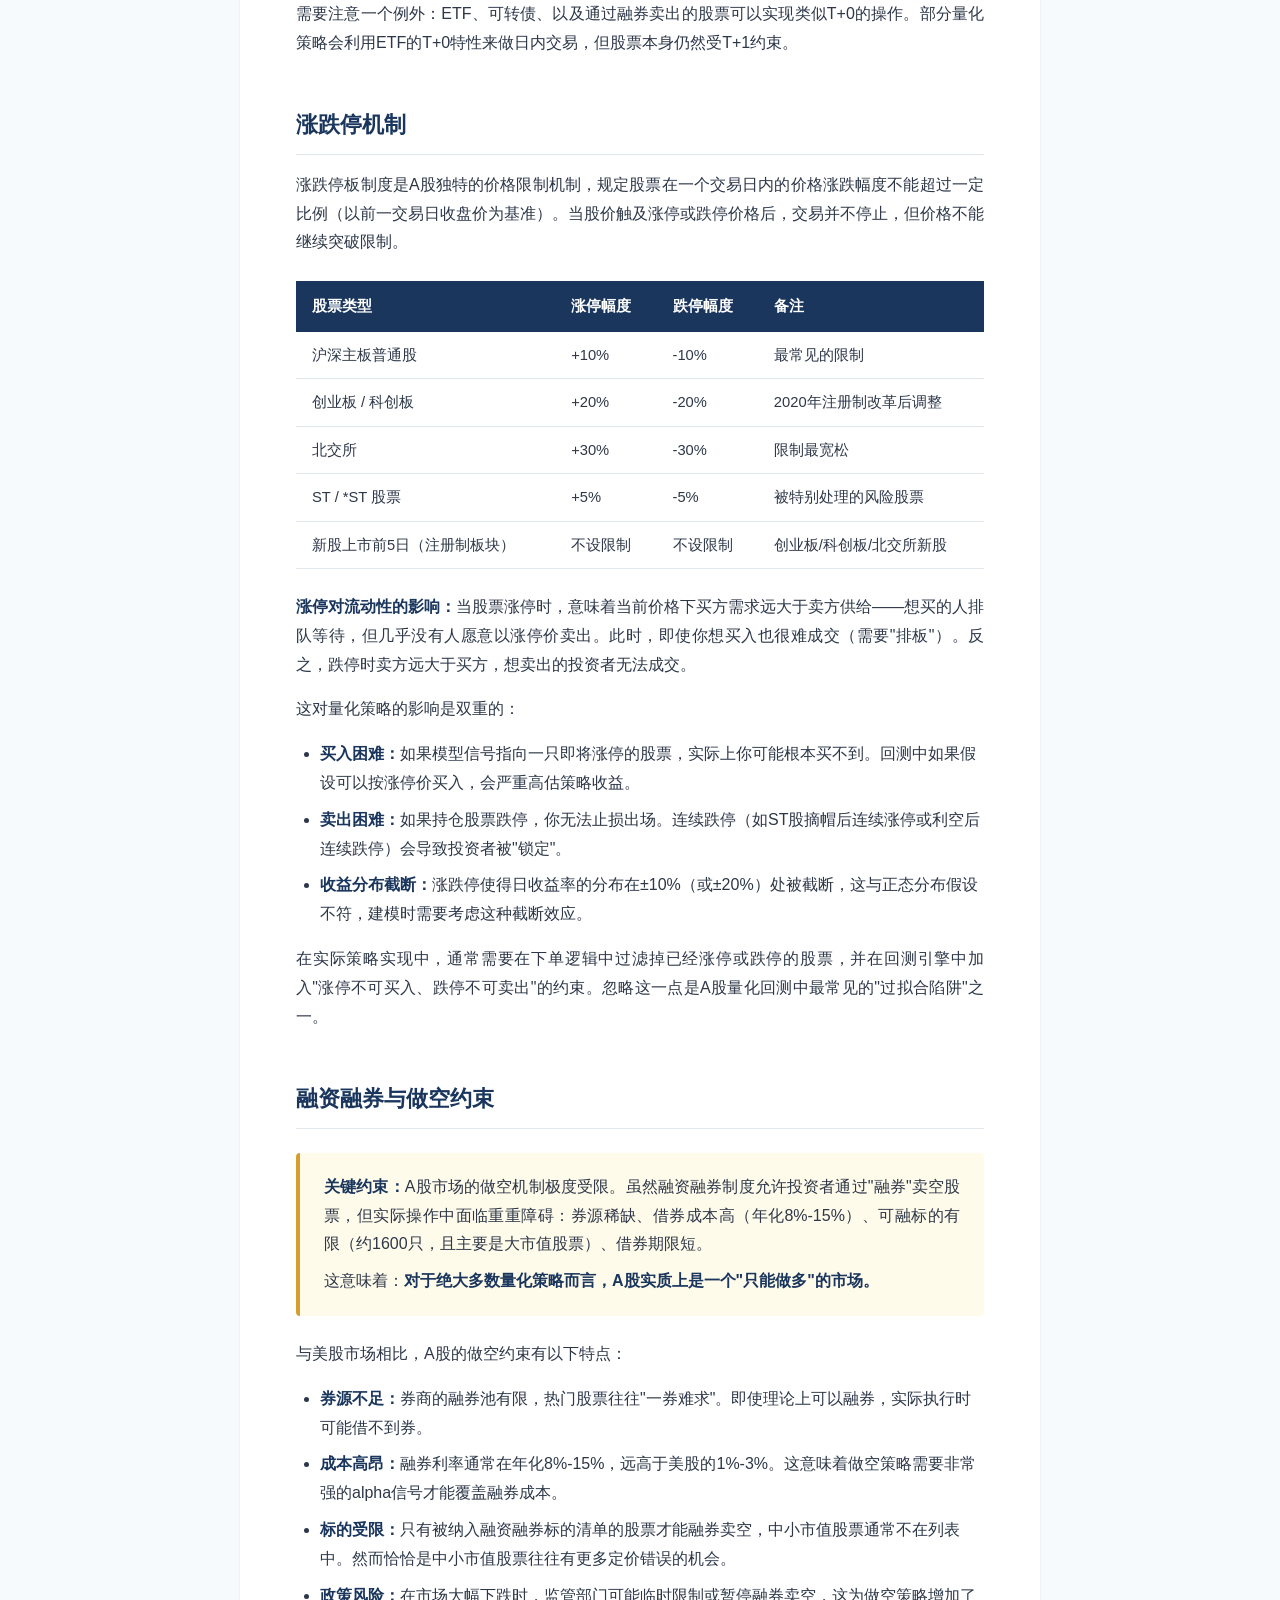
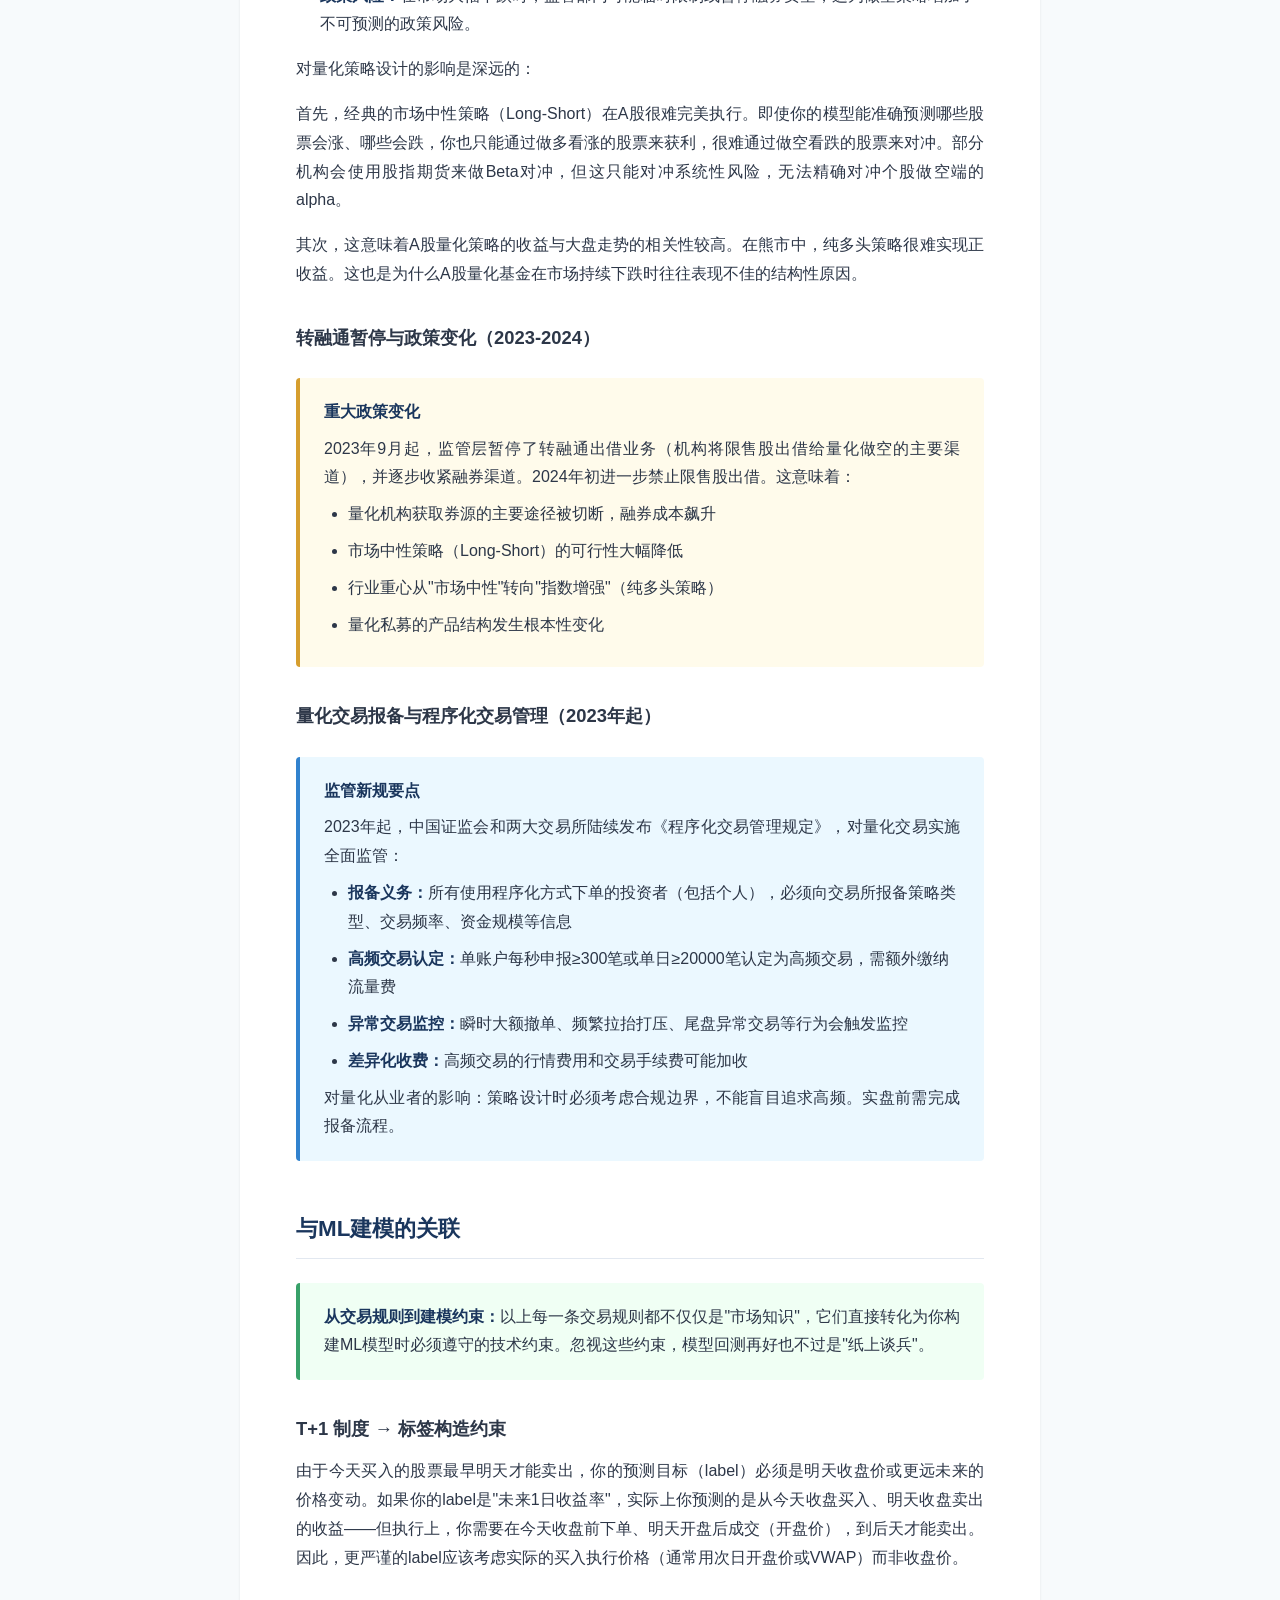
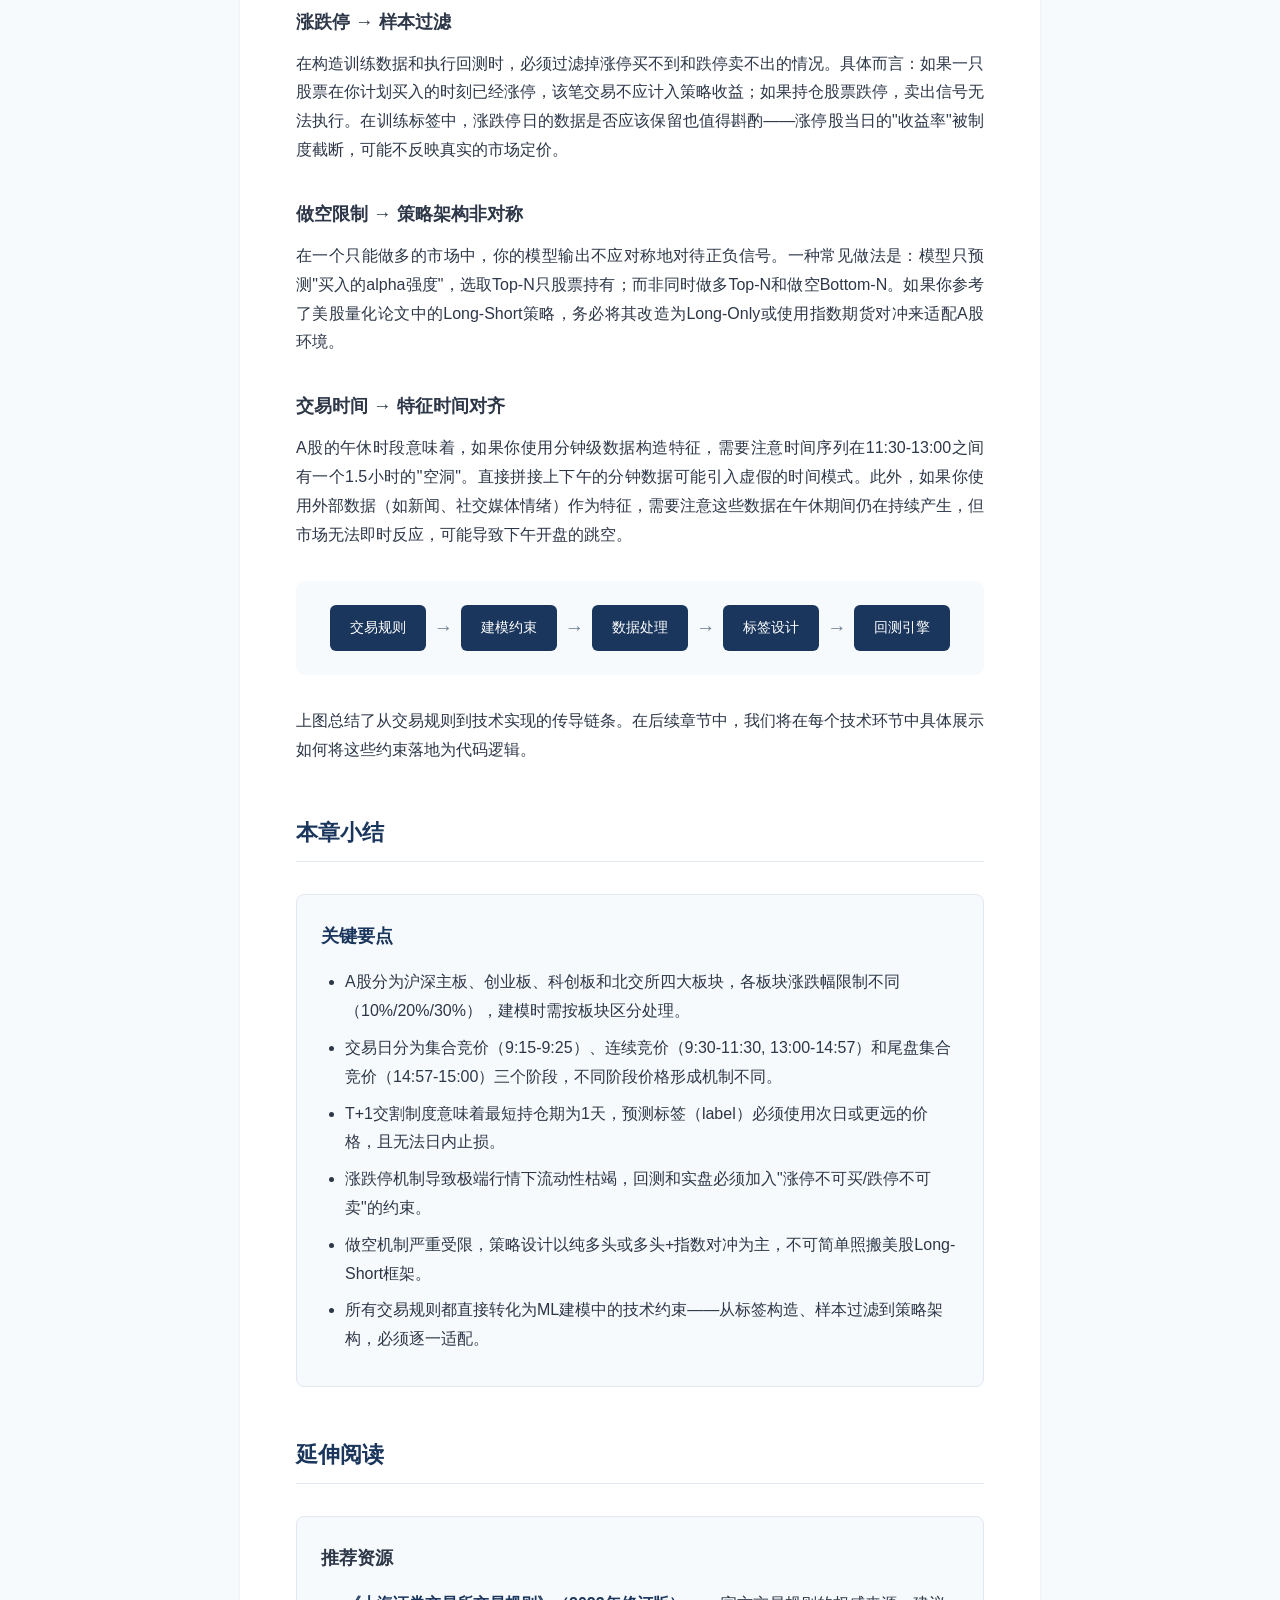
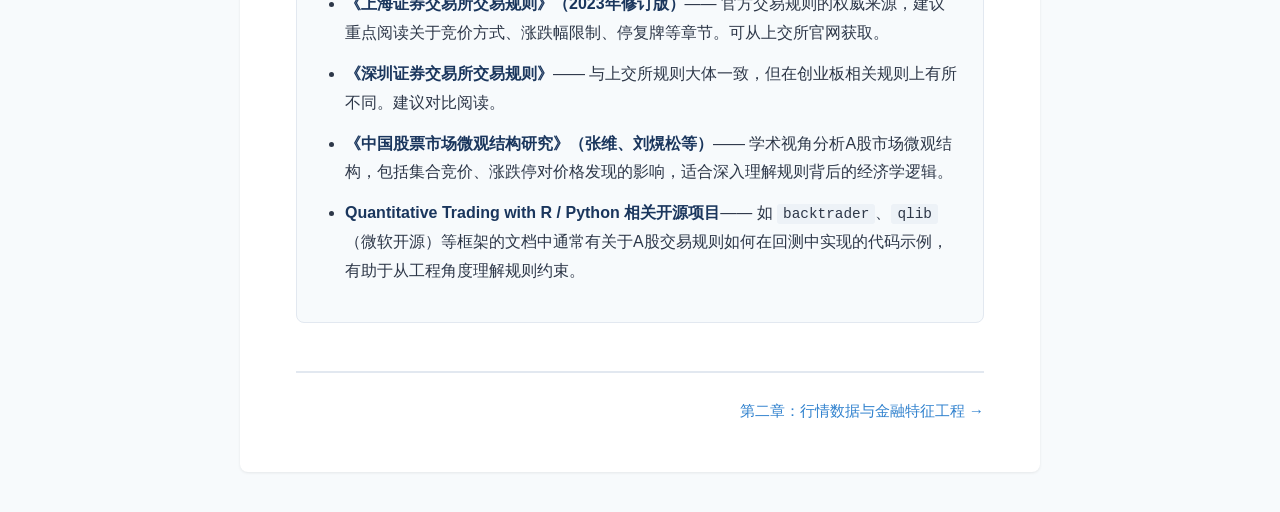
<file: ch01.html>
<!DOCTYPE html>
<html lang="zh-CN">
<head>
  <meta charset="UTF-8">
  <meta name="viewport" content="width=device-width, initial-scale=1.0">
  <title>第一章：A股市场机制与交易规则 - ML量化交易教程</title>
  <link rel="stylesheet" href="css/style.css">
</head>
<body>
  <div class="container">

    <header class="chapter-header">
      <p class="chapter-number">第一章</p>
      <h1>A股市场机制与交易规则</h1>
      <p class="chapter-summary">理解A股的游戏规则，是构建任何量化策略的前提</p>
    </header>

    <!-- 1. 引言 -->
    <h2>引言</h2>
    <p>对于具备机器学习背景的研究者而言，金融市场看似只是另一个"数据集"——有特征、有标签、有时间序列。但与ImageNet或NLP语料库不同的是，金融数据的生成过程受到严格的制度约束。这些约束不仅影响数据的统计特性，更直接决定了策略能否在真实环境中执行。</p>
    <p>A股市场（中国大陆股票市场）拥有一系列独特的交易规则：T+1交割制度、涨跌停限制、做空约束、集合竞价机制等。这些规则构成了策略设计的"硬约束"——如果你的模型假设可以当天买卖（T+0），或者可以自由做空，那么即使回测结果再优秀，在A股也无法执行。</p>
    <p>本章将系统梳理A股市场的核心机制和交易规则。我们不会深入每条规则的历史演变和法律细节，而是聚焦于对量化建模和策略设计有直接影响的关键规则。每个规则，我们都会同步讨论它对ML建模意味着什么。</p>

    <!-- 2. 交易所与板块 -->
    <h2>交易所与板块</h2>
    <p>中国大陆股票市场主要由上海证券交易所（上交所，SSE）和深圳证券交易所（深交所，SZSE）两大交易所组成，此外还有2021年成立的北京证券交易所（北交所，BSE）。不同交易所下设不同板块，各板块在交易规则、上市门槛、投资者要求等方面存在显著差异。</p>
    <p>对于量化策略而言，板块选择直接影响可交易的股票池大小、涨跌幅限制（决定收益分布的截断点）、以及流动性水平。以下表格总结了主要板块的关键差异：</p>

    <table>
      <thead>
        <tr>
          <th>板块</th>
          <th>涨跌停幅度</th>
          <th>投资者门槛</th>
          <th>上市制度</th>
          <th>代码前缀</th>
        </tr>
      </thead>
      <tbody>
        <tr>
          <td>沪深主板</td>
          <td>±10%</td>
          <td>无特殊门槛</td>
          <td>注册制（2023年起全面推行）</td>
          <td>60xxxx（沪）/ 00xxxx（深）</td>
        </tr>
        <tr>
          <td>创业板（ChiNext）</td>
          <td>±20%</td>
          <td>10万资产 + 2年交易经验</td>
          <td>注册制</td>
          <td>30xxxx</td>
        </tr>
        <tr>
          <td>科创板（STAR）</td>
          <td>±20%</td>
          <td>50万资产 + 2年交易经验</td>
          <td>注册制</td>
          <td>688xxx</td>
        </tr>
        <tr>
          <td>北交所（BSE）</td>
          <td>±30%</td>
          <td>50万资产 + 2年交易经验</td>
          <td>注册制</td>
          <td>8xxxxx / 4xxxxx</td>
        </tr>
      </tbody>
    </table>

    <p>从量化建模角度来看，主板股票池最大、流动性最好，是多数量化基金的主战场。创业板和科创板的±20%涨跌幅意味着单日收益的分布尾部更厚，模型需要区分对待不同板块的股票。北交所流动性较差，多数量化策略会将其排除在外。</p>
    <p>此外，新股上市前5个交易日（创业板、科创板、北交所）不设涨跌停限制，这段时间价格波动极大，通常也需要在数据预处理阶段特殊处理或过滤。</p>

    <!-- 3. 交易时间线 -->
    <h2>交易时间线</h2>
    <p>A股的交易日从早上9:15开始，到下午15:00结束，中间有午休时段。整个交易日分为几个关键阶段，每个阶段的价格形成机制不同，这对高频和日内策略有重要影响。</p>

    <div class="timeline">
      <div class="timeline-items">
        <div class="timeline-item">
          <div class="timeline-time">9:15</div>
          <div class="timeline-dot"></div>
          <div class="timeline-label">集合竞价开始</div>
        </div>
        <div class="timeline-item">
          <div class="timeline-time">9:20</div>
          <div class="timeline-dot"></div>
          <div class="timeline-label">不可撤单</div>
        </div>
        <div class="timeline-item">
          <div class="timeline-time">9:25</div>
          <div class="timeline-dot"></div>
          <div class="timeline-label">确定开盘价</div>
        </div>
        <div class="timeline-item">
          <div class="timeline-time">9:30</div>
          <div class="timeline-dot"></div>
          <div class="timeline-label">连续竞价</div>
        </div>
        <div class="timeline-item">
          <div class="timeline-time">11:30</div>
          <div class="timeline-dot"></div>
          <div class="timeline-label">午休</div>
        </div>
        <div class="timeline-item">
          <div class="timeline-time">13:00</div>
          <div class="timeline-dot"></div>
          <div class="timeline-label">下午开盘</div>
        </div>
        <div class="timeline-item">
          <div class="timeline-time">14:57</div>
          <div class="timeline-dot"></div>
          <div class="timeline-label">尾盘集合竞价</div>
        </div>
        <div class="timeline-item">
          <div class="timeline-time">15:00</div>
          <div class="timeline-dot"></div>
          <div class="timeline-label">收盘</div>
        </div>
      </div>
    </div>

    <h3>集合竞价阶段（9:15 - 9:25）</h3>
    <p>集合竞价是开盘前确定开盘价的机制。在9:15-9:20期间，投资者可以自由提交和撤销委托单；而在9:20-9:25期间，只能提交不能撤销。交易所在9:25时刻对所有有效委托按照"最大成交量"原则确定开盘价——即使得买卖双方成交数量最大化的价格。</p>
    <p>对于量化策略而言，集合竞价阶段的挂单数据（如果能获取到实时Level-2行情）蕴含丰富的市场情绪信息。很多机构会在9:20前"试探性挂单"然后撤单，利用这一信息需要注意：9:20前的数据噪音很大，真正有参考价值的是9:20-9:25阶段不可撤销的委托分布。</p>

    <h3>连续竞价阶段（9:30 - 11:30, 13:00 - 14:57）</h3>
    <p>连续竞价是主要的交易时段，按照"价格优先、时间优先"的原则逐笔撮合成交。这是日内交易数据（分钟K线、Tick数据）的主要来源。需要注意的是A股中午有1.5小时的午休，这在全球主要股票市场中较为少见。午休导致下午开盘时可能出现跳空，类似于一个"迷你隔夜"。</p>

    <h3>尾盘集合竞价阶段（14:57 - 15:00）</h3>
    <p>2018年起，A股引入了尾盘集合竞价机制。最后3分钟不再连续撮合，而是收集委托后在15:00统一确定收盘价。这一机制使得收盘价更加稳定，不易被单笔大单操纵。对于以收盘价为基准的量化策略（例如日频调仓策略），需要注意在14:57前完成下单，否则只能参与集合竞价。</p>

    <!-- 4. T+1交割制度 -->
    <h2>T+1交割制度</h2>

    <div class="info-box">
      <p><strong>核心规则：</strong>A股实行T+1交割制度，即当天买入的股票，最早要到下一个交易日才能卖出。这意味着任何持仓的最短持有期为1个交易日（隔夜）。</p>
      <p><strong>资金方面：</strong>卖出股票获得的资金当天可以用于买入其他股票（T+0可用），但不能从证券账户转出到银行（T+1可取）。</p>
    </div>

    <p>T+1制度是A股与美股、港股等T+0市场最显著的差异之一。这一制度最初设立的目的是抑制过度投机，但它对量化策略产生了深远影响：</p>

    <div class="compare-container">
      <div class="compare-box left">
        <h4>T+1市场（A股）</h4>
        <ul>
          <li>当日买入无法当日卖出</li>
          <li>无法执行日内止损</li>
          <li>必须承担隔夜风险</li>
          <li>最短持仓周期 = 1天</li>
          <li>日内反转策略不可行</li>
        </ul>
      </div>
      <div class="compare-box right">
        <h4>T+0市场（美股/港股）</h4>
        <ul>
          <li>当日买卖不受限制</li>
          <li>可设置日内止损</li>
          <li>可做纯日内策略</li>
          <li>最短持仓周期 = 秒级</li>
          <li>高频交易更活跃</li>
        </ul>
      </div>
    </div>

    <p>对策略设计的具体影响包括：首先，信号产生到执行之间存在不可避免的延迟。即使模型在今天收盘时产生了"买入"信号，你最早也要明天才能卖出，因此你的策略收益暴露在隔夜风险中。其次，日内止损不可行——如果今天买入后股票大跌，你只能"看着"亏损而无法出场。这要求量化模型在信号质量上有更高的置信度。</p>
    <p>需要注意一个例外：ETF、可转债、以及通过融券卖出的股票可以实现类似T+0的操作。部分量化策略会利用ETF的T+0特性来做日内交易，但股票本身仍然受T+1约束。</p>

    <!-- 5. 涨跌停机制 -->
    <h2>涨跌停机制</h2>
    <p>涨跌停板制度是A股独特的价格限制机制，规定股票在一个交易日内的价格涨跌幅度不能超过一定比例（以前一交易日收盘价为基准）。当股价触及涨停或跌停价格后，交易并不停止，但价格不能继续突破限制。</p>

    <table>
      <thead>
        <tr>
          <th>股票类型</th>
          <th>涨停幅度</th>
          <th>跌停幅度</th>
          <th>备注</th>
        </tr>
      </thead>
      <tbody>
        <tr>
          <td>沪深主板普通股</td>
          <td>+10%</td>
          <td>-10%</td>
          <td>最常见的限制</td>
        </tr>
        <tr>
          <td>创业板 / 科创板</td>
          <td>+20%</td>
          <td>-20%</td>
          <td>2020年注册制改革后调整</td>
        </tr>
        <tr>
          <td>北交所</td>
          <td>+30%</td>
          <td>-30%</td>
          <td>限制最宽松</td>
        </tr>
        <tr>
          <td>ST / *ST 股票</td>
          <td>+5%</td>
          <td>-5%</td>
          <td>被特别处理的风险股票</td>
        </tr>
        <tr>
          <td>新股上市前5日（注册制板块）</td>
          <td>不设限制</td>
          <td>不设限制</td>
          <td>创业板/科创板/北交所新股</td>
        </tr>
      </tbody>
    </table>

    <p><strong>涨停对流动性的影响：</strong>当股票涨停时，意味着当前价格下买方需求远大于卖方供给——想买的人排队等待，但几乎没有人愿意以涨停价卖出。此时，即使你想买入也很难成交（需要"排板"）。反之，跌停时卖方远大于买方，想卖出的投资者无法成交。</p>
    <p>这对量化策略的影响是双重的：</p>
    <ul>
      <li><strong>买入困难：</strong>如果模型信号指向一只即将涨停的股票，实际上你可能根本买不到。回测中如果假设可以按涨停价买入，会严重高估策略收益。</li>
      <li><strong>卖出困难：</strong>如果持仓股票跌停，你无法止损出场。连续跌停（如ST股摘帽后连续涨停或利空后连续跌停）会导致投资者被"锁定"。</li>
      <li><strong>收益分布截断：</strong>涨跌停使得日收益率的分布在±10%（或±20%）处被截断，这与正态分布假设不符，建模时需要考虑这种截断效应。</li>
    </ul>
    <p>在实际策略实现中，通常需要在下单逻辑中过滤掉已经涨停或跌停的股票，并在回测引擎中加入"涨停不可买入、跌停不可卖出"的约束。忽略这一点是A股量化回测中最常见的"过拟合陷阱"之一。</p>

    <!-- 6. 融资融券与做空约束 -->
    <h2>融资融券与做空约束</h2>

    <div class="warning-box">
      <p><strong>关键约束：</strong>A股市场的做空机制极度受限。虽然融资融券制度允许投资者通过"融券"卖空股票，但实际操作中面临重重障碍：券源稀缺、借券成本高（年化8%-15%）、可融标的有限（约1600只，且主要是大市值股票）、借券期限短。</p>
      <p>这意味着：<strong>对于绝大多数量化策略而言，A股实质上是一个"只能做多"的市场。</strong></p>
    </div>

    <p>与美股市场相比，A股的做空约束有以下特点：</p>
    <ul>
      <li><strong>券源不足：</strong>券商的融券池有限，热门股票往往"一券难求"。即使理论上可以融券，实际执行时可能借不到券。</li>
      <li><strong>成本高昂：</strong>融券利率通常在年化8%-15%，远高于美股的1%-3%。这意味着做空策略需要非常强的alpha信号才能覆盖融券成本。</li>
      <li><strong>标的受限：</strong>只有被纳入融资融券标的清单的股票才能融券卖空，中小市值股票通常不在列表中。然而恰恰是中小市值股票往往有更多定价错误的机会。</li>
      <li><strong>政策风险：</strong>在市场大幅下跌时，监管部门可能临时限制或暂停融券卖空，这为做空策略增加了不可预测的政策风险。</li>
    </ul>

    <p>对量化策略设计的影响是深远的：</p>
    <p>首先，经典的市场中性策略（Long-Short）在A股很难完美执行。即使你的模型能准确预测哪些股票会涨、哪些会跌，你也只能通过做多看涨的股票来获利，很难通过做空看跌的股票来对冲。部分机构会使用股指期货来做Beta对冲，但这只能对冲系统性风险，无法精确对冲个股做空端的alpha。</p>
    <p>其次，这意味着A股量化策略的收益与大盘走势的相关性较高。在熊市中，纯多头策略很难实现正收益。这也是为什么A股量化基金在市场持续下跌时往往表现不佳的结构性原因。</p>

    <!-- 6.5 转融通与2023年政策变化 -->
    <h3>转融通暂停与政策变化（2023-2024）</h3>
    <div class="warning-box">
      <p><strong>重大政策变化</strong></p>
      <p>2023年9月起，监管层暂停了转融通出借业务（机构将限售股出借给量化做空的主要渠道），并逐步收紧融券渠道。2024年初进一步禁止限售股出借。这意味着：</p>
      <ul>
        <li>量化机构获取券源的主要途径被切断，融券成本飙升</li>
        <li>市场中性策略（Long-Short）的可行性大幅降低</li>
        <li>行业重心从"市场中性"转向"指数增强"（纯多头策略）</li>
        <li>量化私募的产品结构发生根本性变化</li>
      </ul>
    </div>

    <!-- 6.6 量化交易监管制度 -->
    <h3>量化交易报备与程序化交易管理（2023年起）</h3>
    <div class="info-box">
      <p><strong>监管新规要点</strong></p>
      <p>2023年起，中国证监会和两大交易所陆续发布《程序化交易管理规定》，对量化交易实施全面监管：</p>
      <ul>
        <li><strong>报备义务：</strong>所有使用程序化方式下单的投资者（包括个人），必须向交易所报备策略类型、交易频率、资金规模等信息</li>
        <li><strong>高频交易认定：</strong>单账户每秒申报≥300笔或单日≥20000笔认定为高频交易，需额外缴纳流量费</li>
        <li><strong>异常交易监控：</strong>瞬时大额撤单、频繁拉抬打压、尾盘异常交易等行为会触发监控</li>
        <li><strong>差异化收费：</strong>高频交易的行情费用和交易手续费可能加收</li>
      </ul>
      <p>对量化从业者的影响：策略设计时必须考虑合规边界，不能盲目追求高频。实盘前需完成报备流程。</p>
    </div>

    <!-- 7. 与ML建模的关联 -->
    <h2>与ML建模的关联</h2>

    <div class="ml-bridge">
      <p><strong>从交易规则到建模约束：</strong>以上每一条交易规则都不仅仅是"市场知识"，它们直接转化为你构建ML模型时必须遵守的技术约束。忽视这些约束，模型回测再好也不过是"纸上谈兵"。</p>
    </div>

    <h3>T+1 制度 → 标签构造约束</h3>
    <p>由于今天买入的股票最早明天才能卖出，你的预测目标（label）必须是明天收盘价或更远未来的价格变动。如果你的label是"未来1日收益率"，实际上你预测的是从今天收盘买入、明天收盘卖出的收益——但执行上，你需要在今天收盘前下单、明天开盘后成交（开盘价），到后天才能卖出。因此，更严谨的label应该考虑实际的买入执行价格（通常用次日开盘价或VWAP）而非收盘价。</p>

    <h3>涨跌停 → 样本过滤</h3>
    <p>在构造训练数据和执行回测时，必须过滤掉涨停买不到和跌停卖不出的情况。具体而言：如果一只股票在你计划买入的时刻已经涨停，该笔交易不应计入策略收益；如果持仓股票跌停，卖出信号无法执行。在训练标签中，涨跌停日的数据是否应该保留也值得斟酌——涨停股当日的"收益率"被制度截断，可能不反映真实的市场定价。</p>

    <h3>做空限制 → 策略架构非对称</h3>
    <p>在一个只能做多的市场中，你的模型输出不应对称地对待正负信号。一种常见做法是：模型只预测"买入的alpha强度"，选取Top-N只股票持有；而非同时做多Top-N和做空Bottom-N。如果你参考了美股量化论文中的Long-Short策略，务必将其改造为Long-Only或使用指数期货对冲来适配A股环境。</p>

    <h3>交易时间 → 特征时间对齐</h3>
    <p>A股的午休时段意味着，如果你使用分钟级数据构造特征，需要注意时间序列在11:30-13:00之间有一个1.5小时的"空洞"。直接拼接上下午的分钟数据可能引入虚假的时间模式。此外，如果你使用外部数据（如新闻、社交媒体情绪）作为特征，需要注意这些数据在午休期间仍在持续产生，但市场无法即时反应，可能导致下午开盘的跳空。</p>

    <div class="flowchart">
      <div class="flow-step">交易规则</div>
      <div class="flow-arrow">→</div>
      <div class="flow-step">建模约束</div>
      <div class="flow-arrow">→</div>
      <div class="flow-step">数据处理</div>
      <div class="flow-arrow">→</div>
      <div class="flow-step">标签设计</div>
      <div class="flow-arrow">→</div>
      <div class="flow-step">回测引擎</div>
    </div>

    <p>上图总结了从交易规则到技术实现的传导链条。在后续章节中，我们将在每个技术环节中具体展示如何将这些约束落地为代码逻辑。</p>

    <!-- 8. 本章小结 -->
    <h2>本章小结</h2>

    <div class="summary-box">
      <h3>关键要点</h3>
      <ul>
        <li>A股分为沪深主板、创业板、科创板和北交所四大板块，各板块涨跌幅限制不同（10%/20%/30%），建模时需按板块区分处理。</li>
        <li>交易日分为集合竞价（9:15-9:25）、连续竞价（9:30-11:30, 13:00-14:57）和尾盘集合竞价（14:57-15:00）三个阶段，不同阶段价格形成机制不同。</li>
        <li>T+1交割制度意味着最短持仓期为1天，预测标签（label）必须使用次日或更远的价格，且无法日内止损。</li>
        <li>涨跌停机制导致极端行情下流动性枯竭，回测和实盘必须加入"涨停不可买/跌停不可卖"的约束。</li>
        <li>做空机制严重受限，策略设计以纯多头或多头+指数对冲为主，不可简单照搬美股Long-Short框架。</li>
        <li>所有交易规则都直接转化为ML建模中的技术约束——从标签构造、样本过滤到策略架构，必须逐一适配。</li>
      </ul>
    </div>

    <!-- 9. 延伸阅读 -->
    <h2>延伸阅读</h2>

    <div class="reading-list">
      <h3>推荐资源</h3>
      <ul>
        <li><strong>《上海证券交易所交易规则》（2023年修订版）</strong>—— 官方交易规则的权威来源，建议重点阅读关于竞价方式、涨跌幅限制、停复牌等章节。可从上交所官网获取。</li>
        <li><strong>《深圳证券交易所交易规则》</strong>—— 与上交所规则大体一致，但在创业板相关规则上有所不同。建议对比阅读。</li>
        <li><strong>《中国股票市场微观结构研究》（张维、刘熀松等）</strong>—— 学术视角分析A股市场微观结构，包括集合竞价、涨跌停对价格发现的影响，适合深入理解规则背后的经济学逻辑。</li>
        <li><strong>Quantitative Trading with R / Python 相关开源项目</strong>—— 如 <code>backtrader</code>、<code>qlib</code>（微软开源）等框架的文档中通常有关于A股交易规则如何在回测中实现的代码示例，有助于从工程角度理解规则约束。</li>
      </ul>
    </div>

    <!-- Navigation -->
    <nav class="chapter-nav">
      <span></span>
      <a href="ch02.html">第二章：行情数据与金融特征工程 →</a>
    </nav>

  </div>
</body>
</html>
</file>
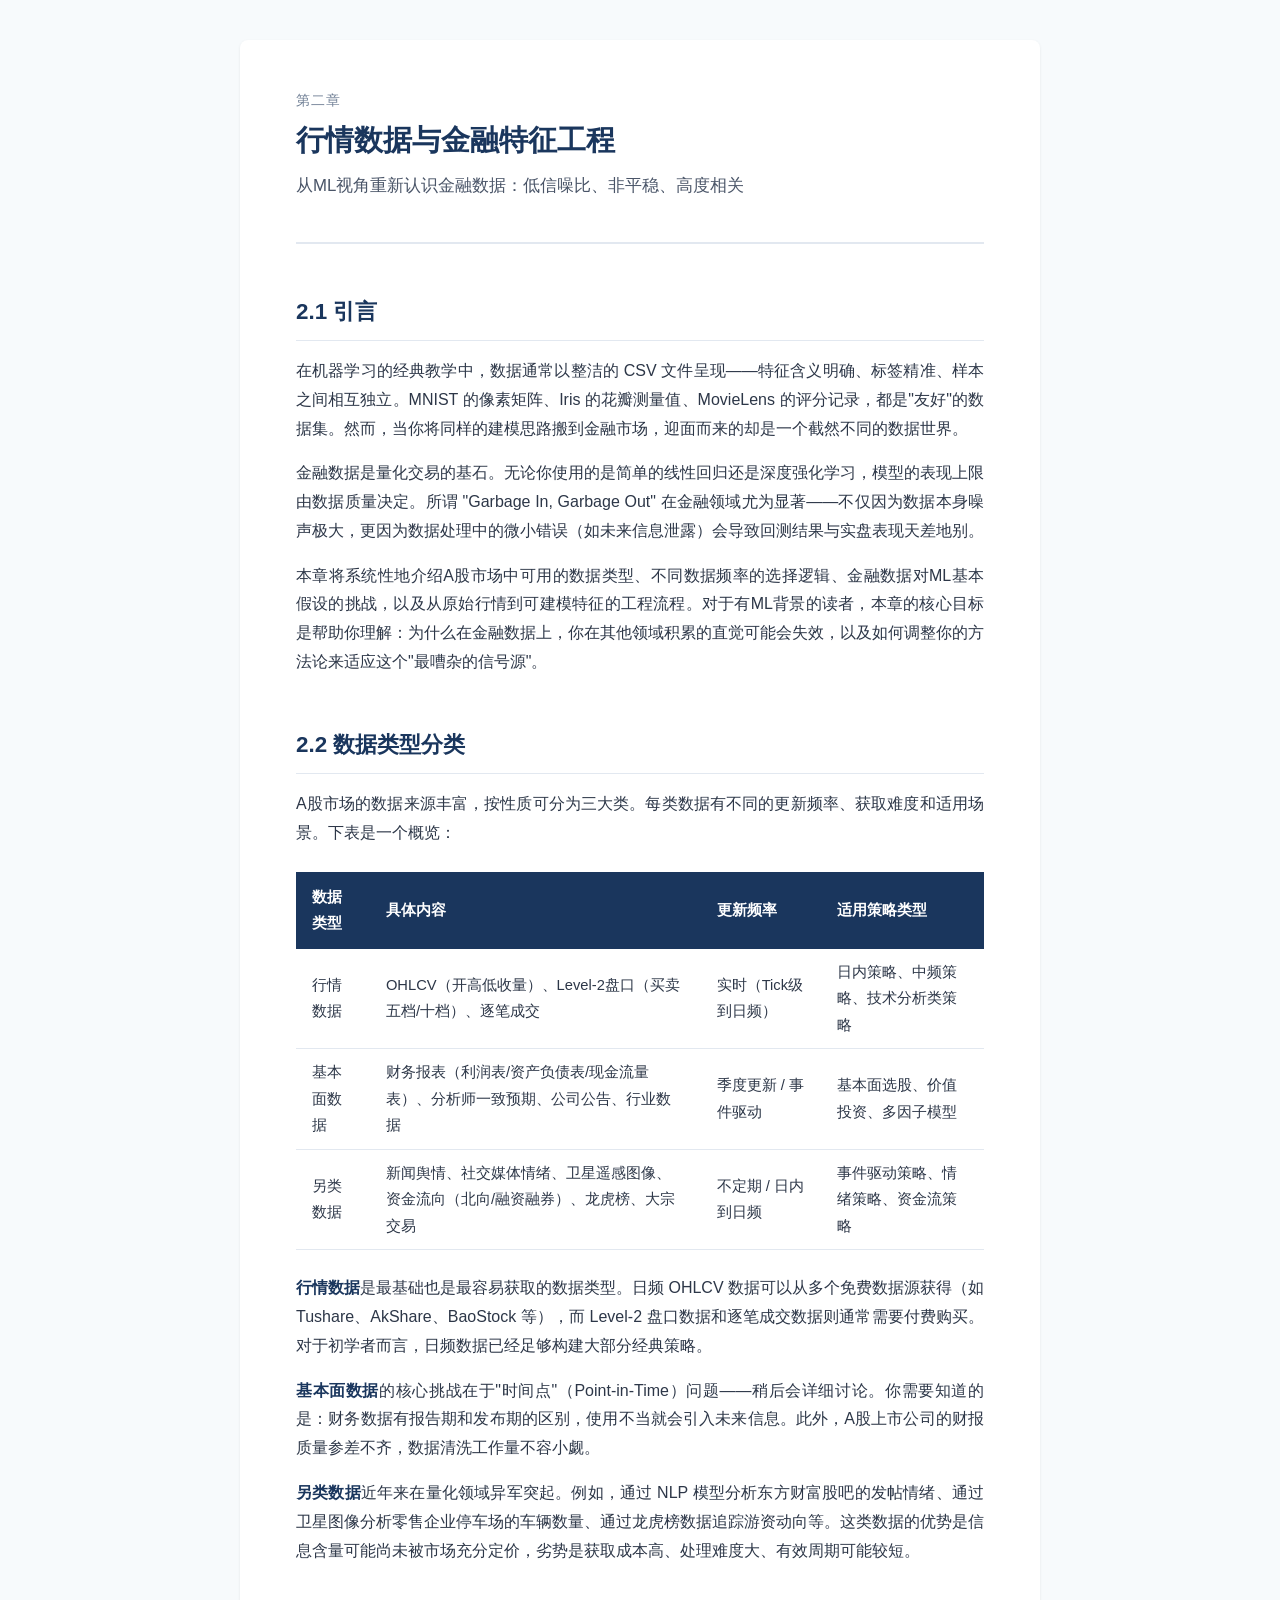
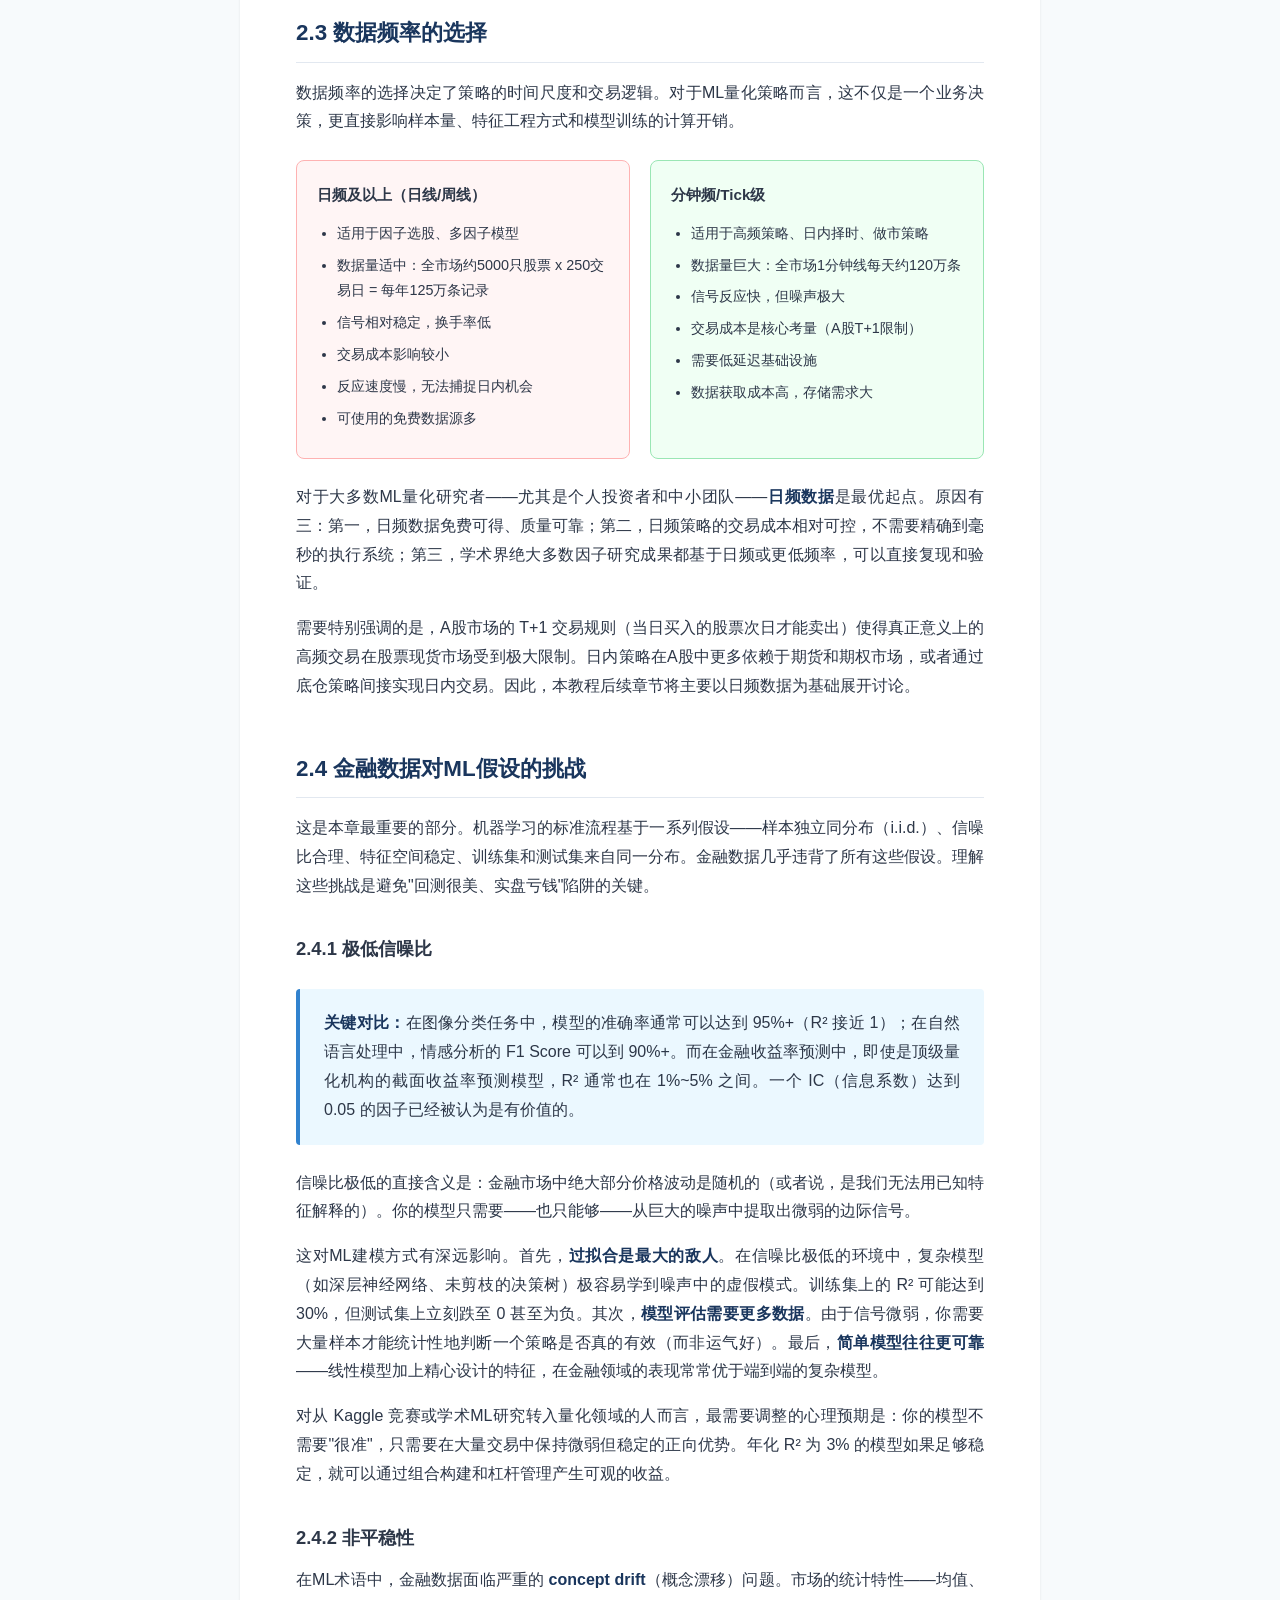
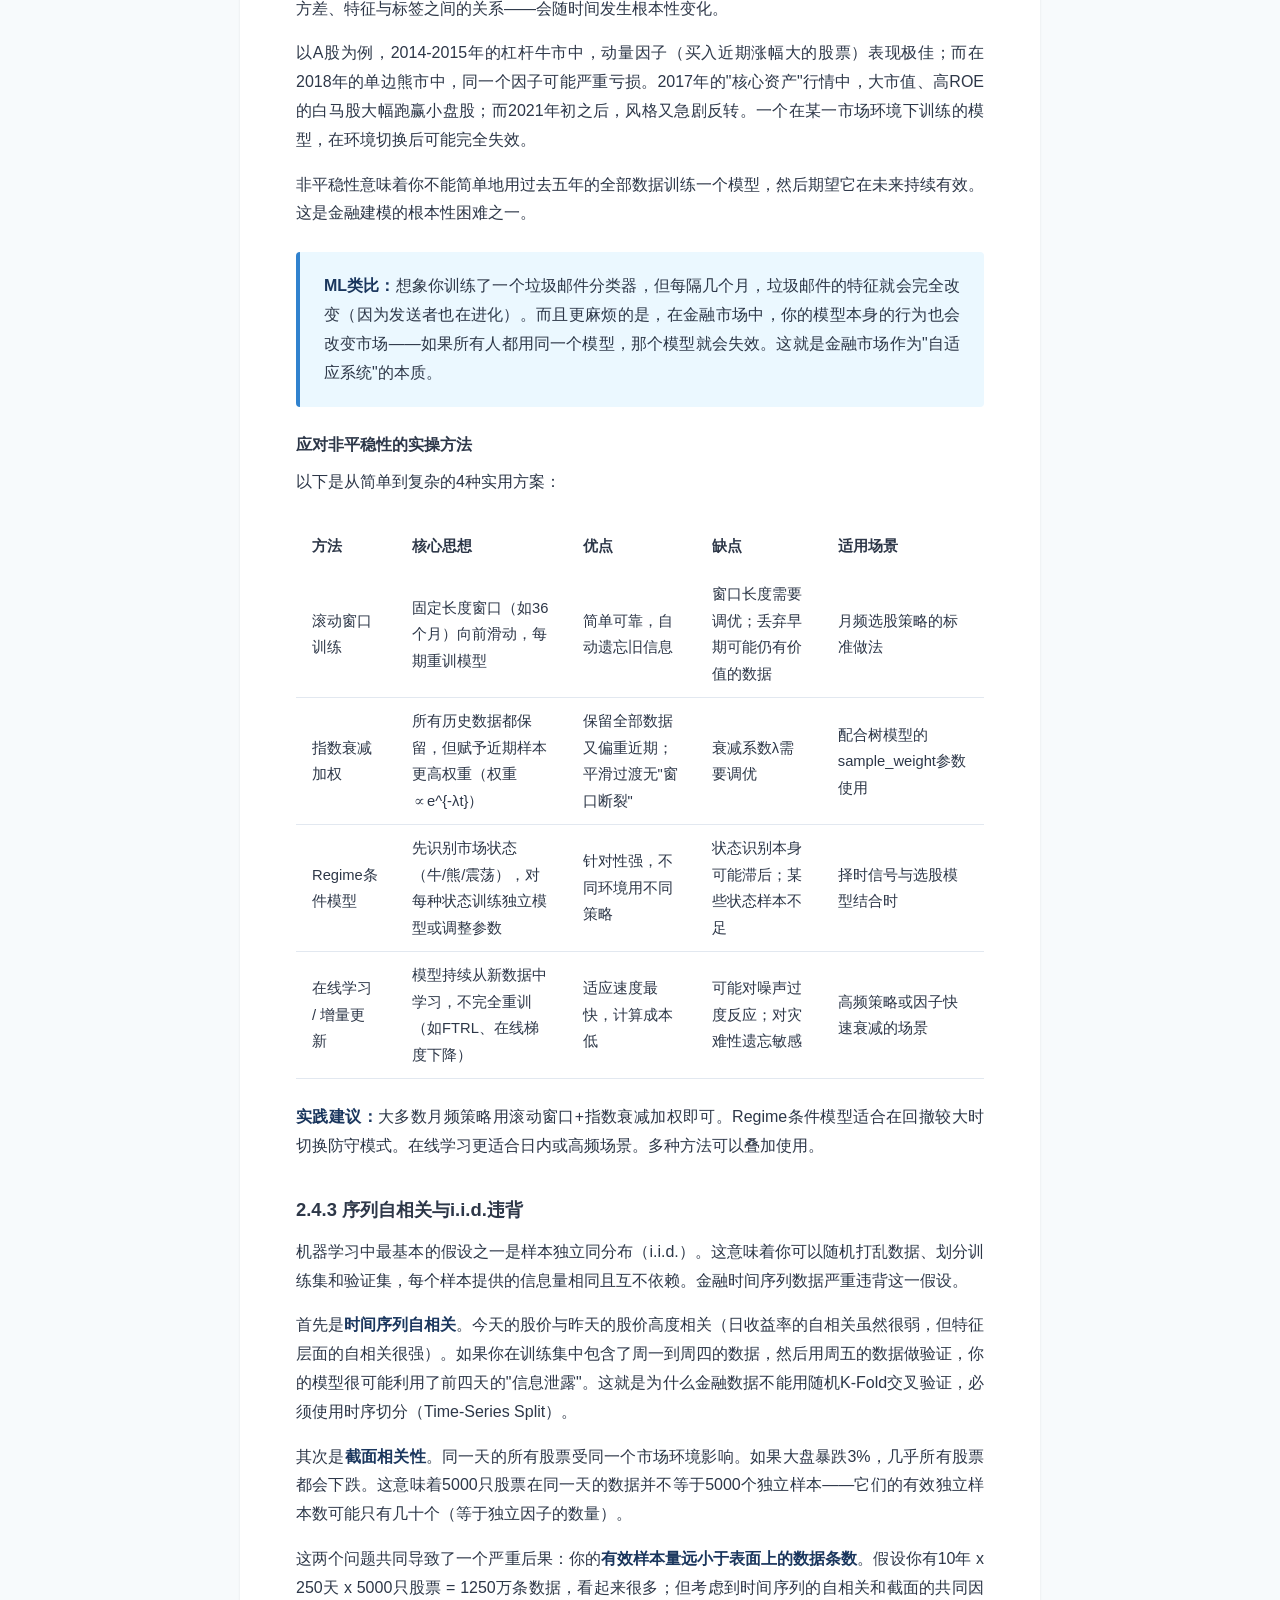
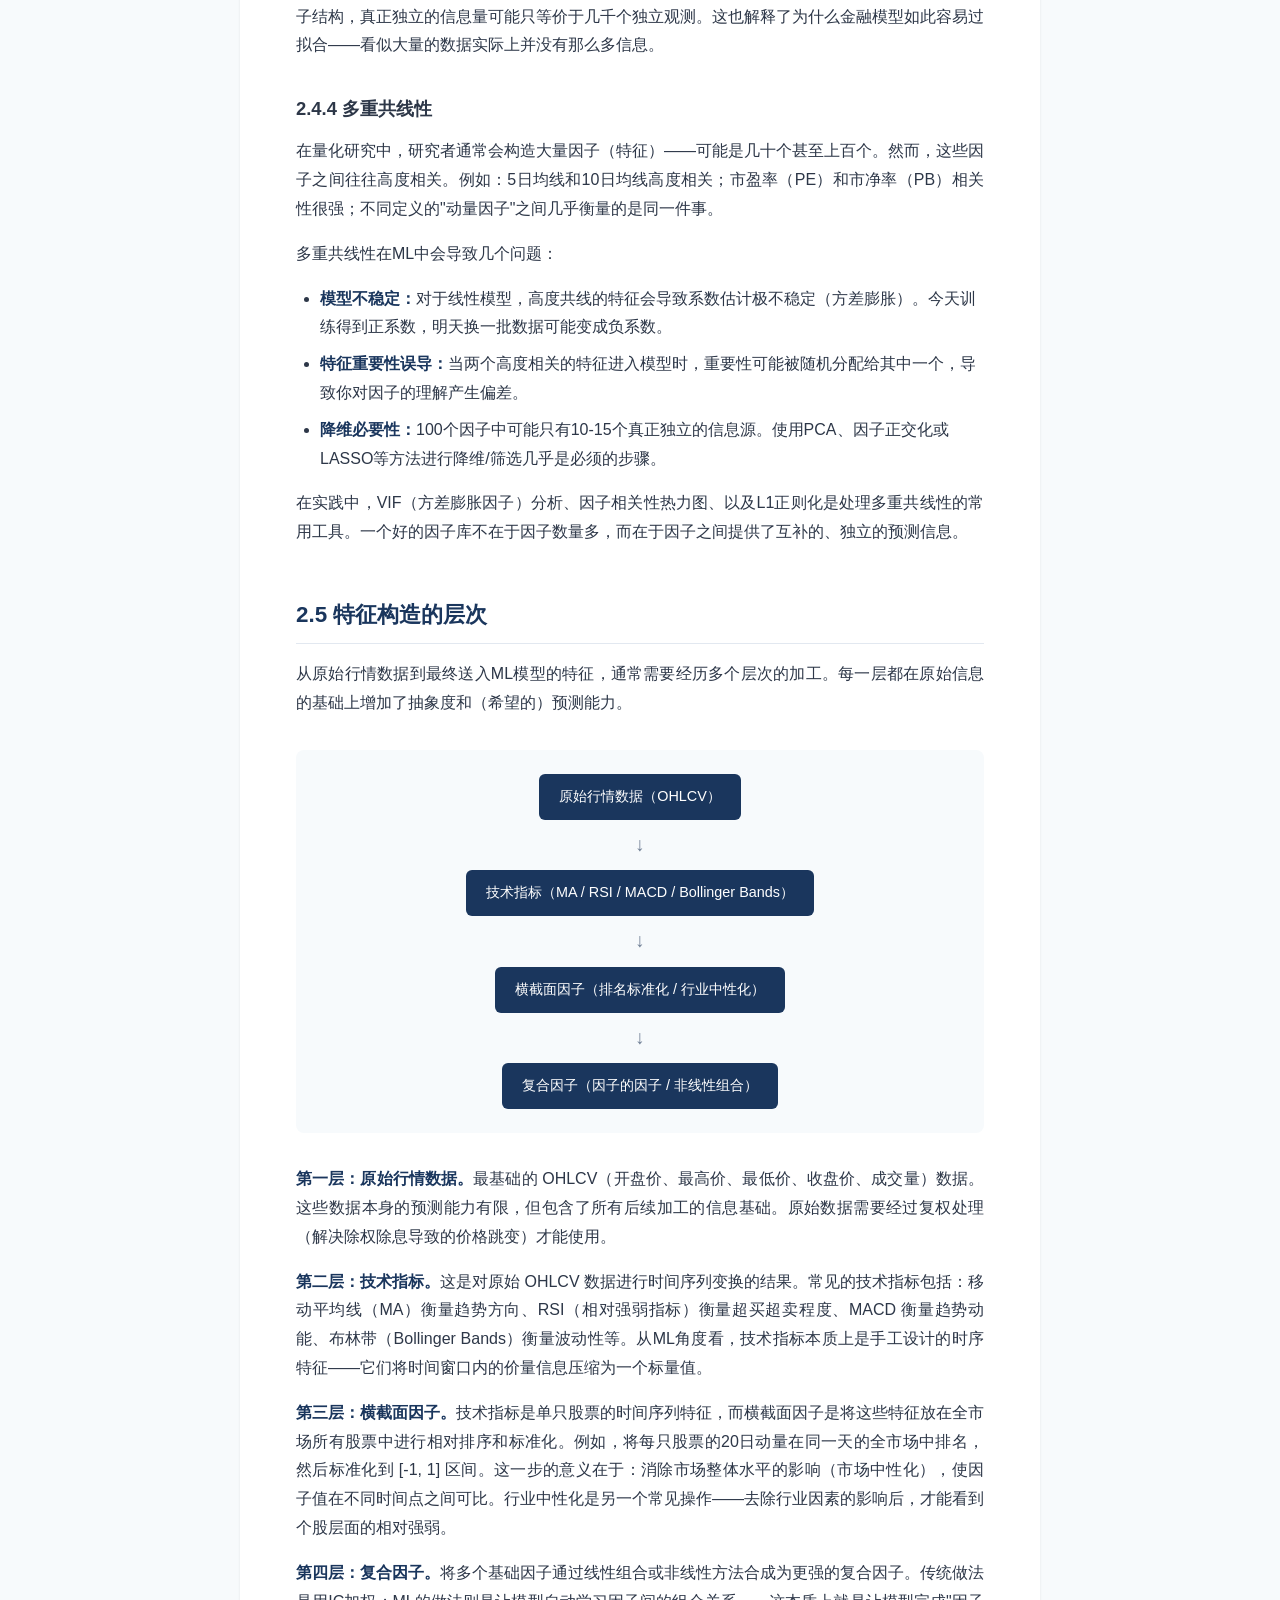
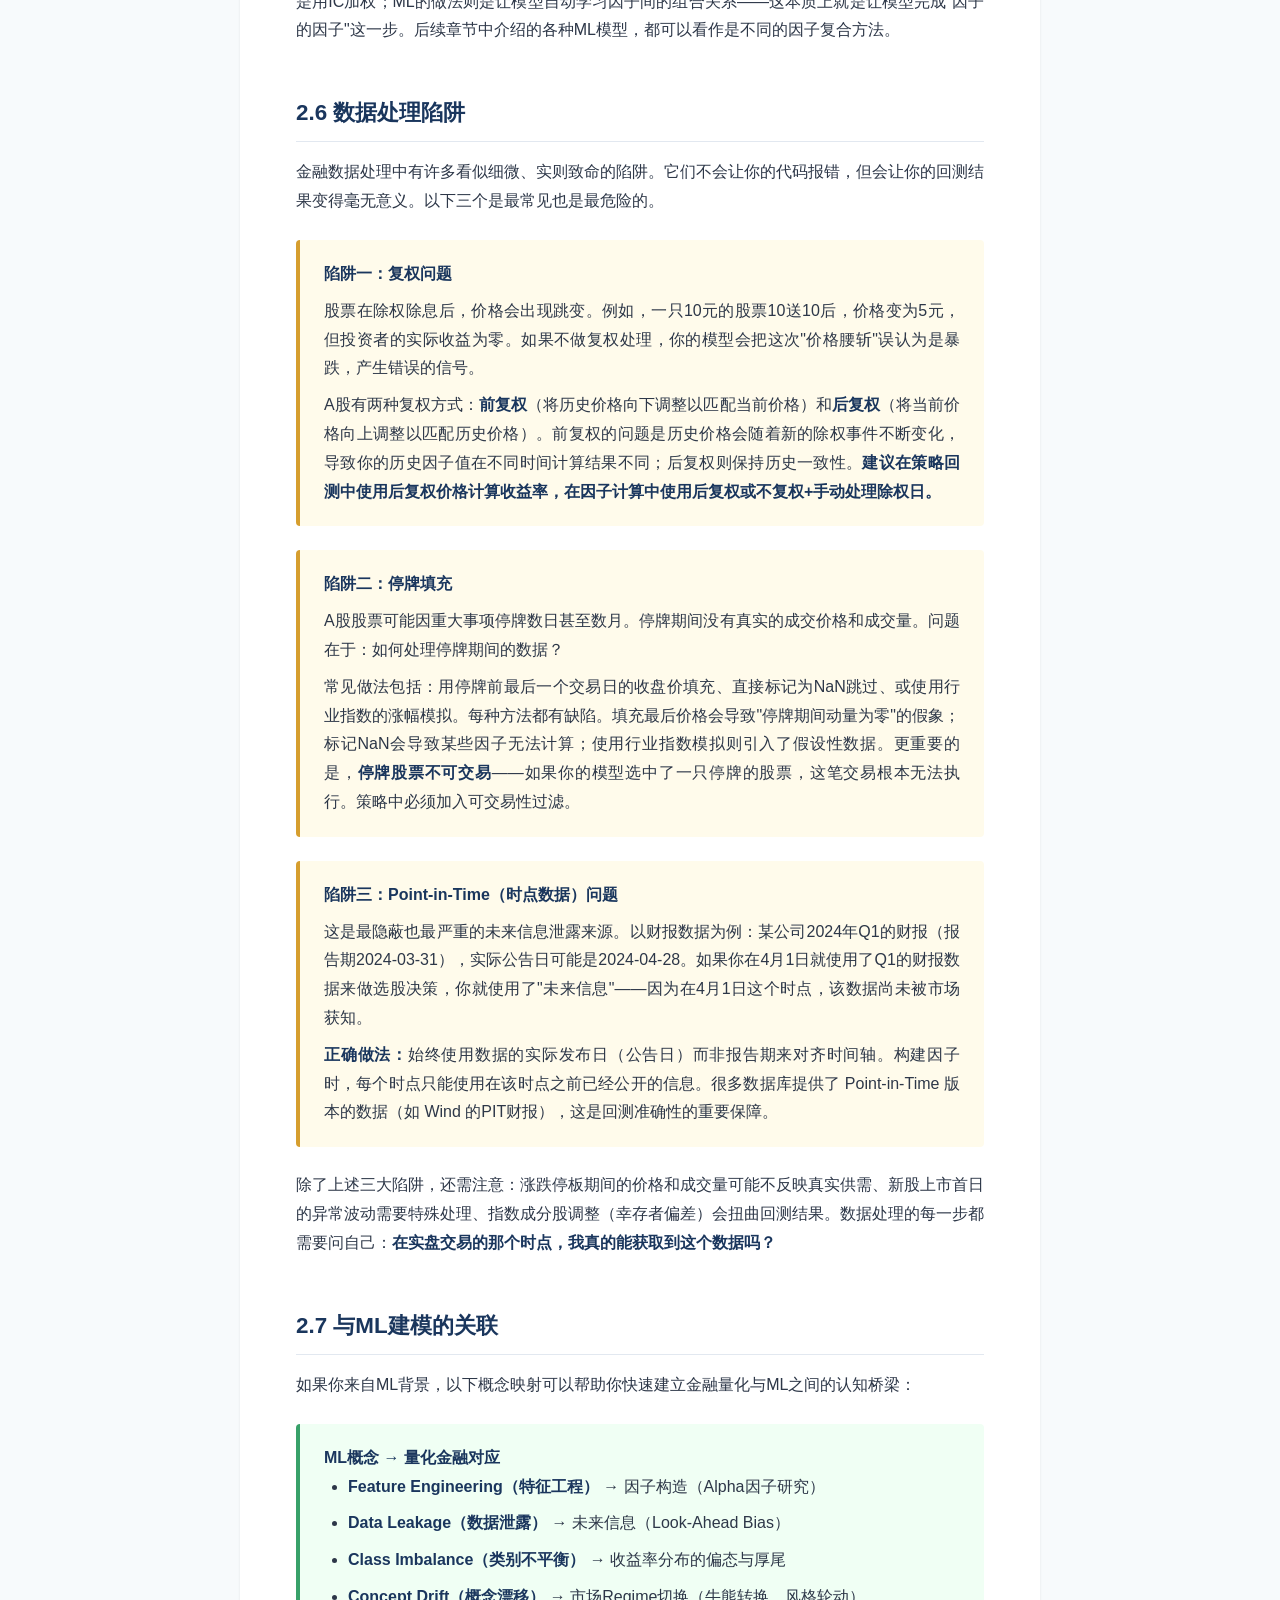
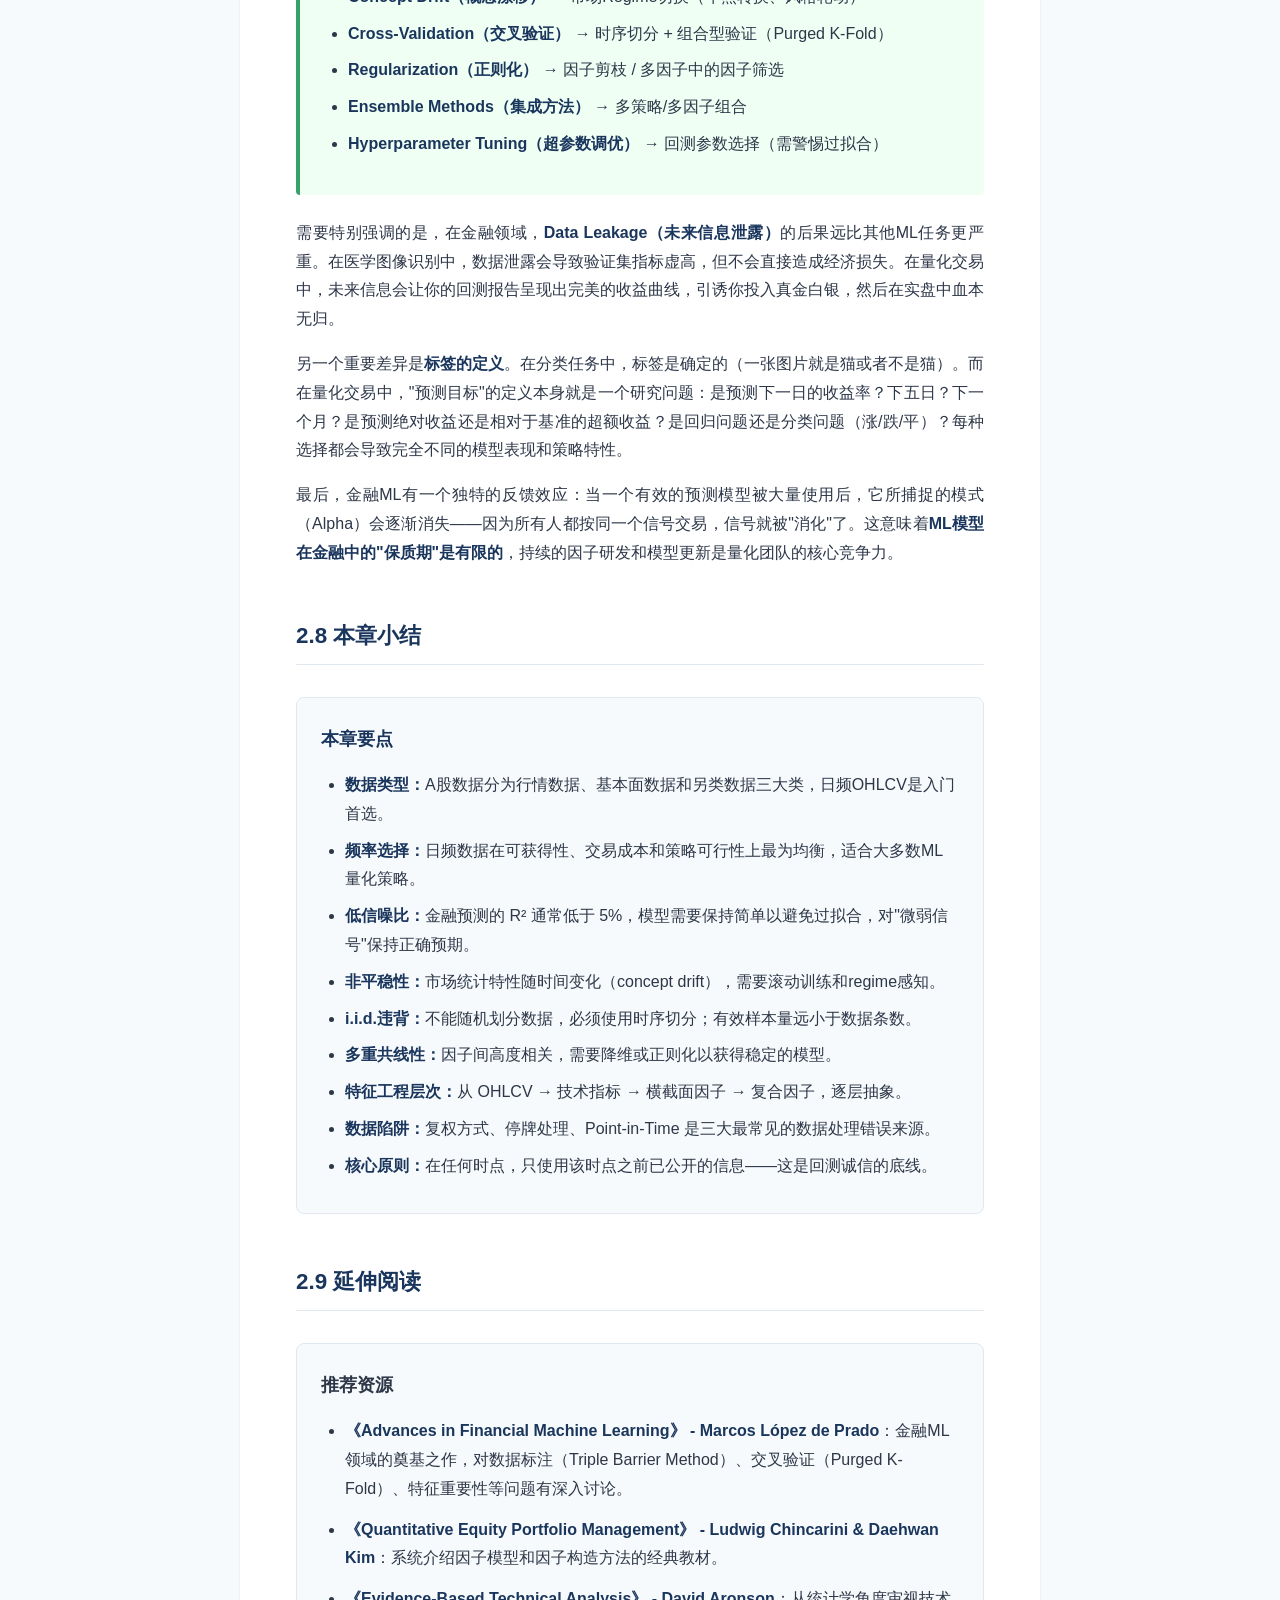
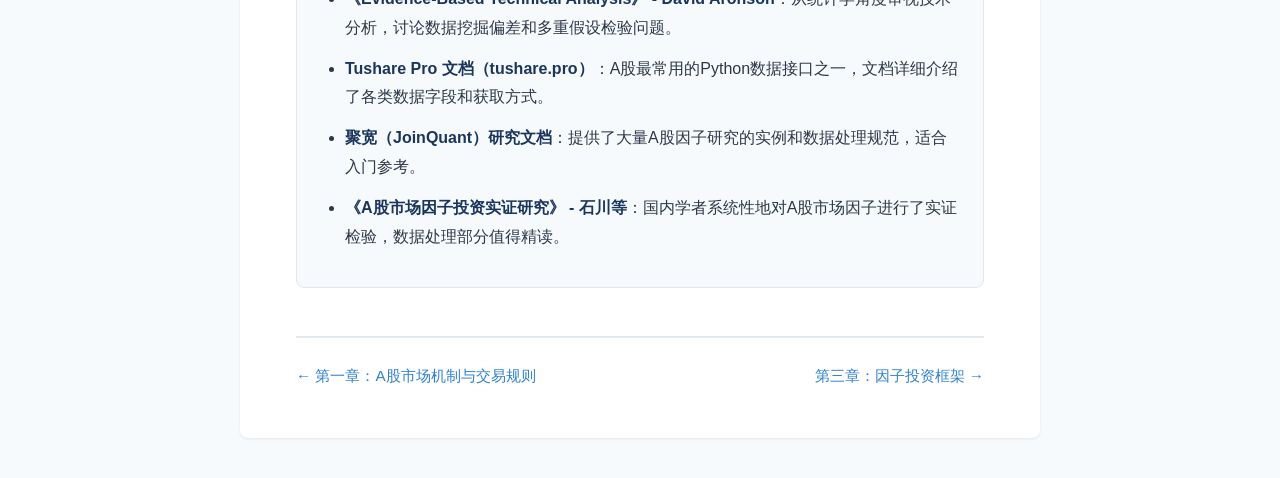
<file: ch02.html>
<!DOCTYPE html>
<html lang="zh-CN">
<head>
  <meta charset="UTF-8">
  <meta name="viewport" content="width=device-width, initial-scale=1.0">
  <title>第二章：行情数据与金融特征工程 | ML量化交易教程</title>
  <link rel="stylesheet" href="css/style.css">
</head>
<body>
  <div class="container">

    <div class="chapter-header">
      <p class="chapter-number">第二章</p>
      <h1>行情数据与金融特征工程</h1>
      <p class="chapter-summary">从ML视角重新认识金融数据：低信噪比、非平稳、高度相关</p>
    </div>

    <!-- ====== 2.1 引言 ====== -->
    <h2>2.1 引言</h2>

    <p>在机器学习的经典教学中，数据通常以整洁的 CSV 文件呈现——特征含义明确、标签精准、样本之间相互独立。MNIST 的像素矩阵、Iris 的花瓣测量值、MovieLens 的评分记录，都是"友好"的数据集。然而，当你将同样的建模思路搬到金融市场，迎面而来的却是一个截然不同的数据世界。</p>

    <p>金融数据是量化交易的基石。无论你使用的是简单的线性回归还是深度强化学习，模型的表现上限由数据质量决定。所谓 "Garbage In, Garbage Out" 在金融领域尤为显著——不仅因为数据本身噪声极大，更因为数据处理中的微小错误（如未来信息泄露）会导致回测结果与实盘表现天差地别。</p>

    <p>本章将系统性地介绍A股市场中可用的数据类型、不同数据频率的选择逻辑、金融数据对ML基本假设的挑战，以及从原始行情到可建模特征的工程流程。对于有ML背景的读者，本章的核心目标是帮助你理解：为什么在金融数据上，你在其他领域积累的直觉可能会失效，以及如何调整你的方法论来适应这个"最嘈杂的信号源"。</p>

    <!-- ====== 2.2 数据类型分类 ====== -->
    <h2>2.2 数据类型分类</h2>

    <p>A股市场的数据来源丰富，按性质可分为三大类。每类数据有不同的更新频率、获取难度和适用场景。下表是一个概览：</p>

    <table>
      <thead>
        <tr>
          <th>数据类型</th>
          <th>具体内容</th>
          <th>更新频率</th>
          <th>适用策略类型</th>
        </tr>
      </thead>
      <tbody>
        <tr>
          <td>行情数据</td>
          <td>OHLCV（开高低收量）、Level-2盘口（买卖五档/十档）、逐笔成交</td>
          <td>实时（Tick级到日频）</td>
          <td>日内策略、中频策略、技术分析类策略</td>
        </tr>
        <tr>
          <td>基本面数据</td>
          <td>财务报表（利润表/资产负债表/现金流量表）、分析师一致预期、公司公告、行业数据</td>
          <td>季度更新 / 事件驱动</td>
          <td>基本面选股、价值投资、多因子模型</td>
        </tr>
        <tr>
          <td>另类数据</td>
          <td>新闻舆情、社交媒体情绪、卫星遥感图像、资金流向（北向/融资融券）、龙虎榜、大宗交易</td>
          <td>不定期 / 日内到日频</td>
          <td>事件驱动策略、情绪策略、资金流策略</td>
        </tr>
      </tbody>
    </table>

    <p><strong>行情数据</strong>是最基础也是最容易获取的数据类型。日频 OHLCV 数据可以从多个免费数据源获得（如 Tushare、AkShare、BaoStock 等），而 Level-2 盘口数据和逐笔成交数据则通常需要付费购买。对于初学者而言，日频数据已经足够构建大部分经典策略。</p>

    <p><strong>基本面数据</strong>的核心挑战在于"时间点"（Point-in-Time）问题——稍后会详细讨论。你需要知道的是：财务数据有报告期和发布期的区别，使用不当就会引入未来信息。此外，A股上市公司的财报质量参差不齐，数据清洗工作量不容小觑。</p>

    <p><strong>另类数据</strong>近年来在量化领域异军突起。例如，通过 NLP 模型分析东方财富股吧的发帖情绪、通过卫星图像分析零售企业停车场的车辆数量、通过龙虎榜数据追踪游资动向等。这类数据的优势是信息含量可能尚未被市场充分定价，劣势是获取成本高、处理难度大、有效周期可能较短。</p>

    <!-- ====== 2.3 数据频率的选择 ====== -->
    <h2>2.3 数据频率的选择</h2>

    <p>数据频率的选择决定了策略的时间尺度和交易逻辑。对于ML量化策略而言，这不仅是一个业务决策，更直接影响样本量、特征工程方式和模型训练的计算开销。</p>

    <div class="compare-container">
      <div class="compare-box left">
        <h4>日频及以上（日线/周线）</h4>
        <ul>
          <li>适用于因子选股、多因子模型</li>
          <li>数据量适中：全市场约5000只股票 x 250交易日 = 每年125万条记录</li>
          <li>信号相对稳定，换手率低</li>
          <li>交易成本影响较小</li>
          <li>反应速度慢，无法捕捉日内机会</li>
          <li>可使用的免费数据源多</li>
        </ul>
      </div>
      <div class="compare-box right">
        <h4>分钟频/Tick级</h4>
        <ul>
          <li>适用于高频策略、日内择时、做市策略</li>
          <li>数据量巨大：全市场1分钟线每天约120万条</li>
          <li>信号反应快，但噪声极大</li>
          <li>交易成本是核心考量（A股T+1限制）</li>
          <li>需要低延迟基础设施</li>
          <li>数据获取成本高，存储需求大</li>
        </ul>
      </div>
    </div>

    <p>对于大多数ML量化研究者——尤其是个人投资者和中小团队——<strong>日频数据</strong>是最优起点。原因有三：第一，日频数据免费可得、质量可靠；第二，日频策略的交易成本相对可控，不需要精确到毫秒的执行系统；第三，学术界绝大多数因子研究成果都基于日频或更低频率，可以直接复现和验证。</p>

    <p>需要特别强调的是，A股市场的 T+1 交易规则（当日买入的股票次日才能卖出）使得真正意义上的高频交易在股票现货市场受到极大限制。日内策略在A股中更多依赖于期货和期权市场，或者通过底仓策略间接实现日内交易。因此，本教程后续章节将主要以日频数据为基础展开讨论。</p>

    <!-- ====== 2.4 金融数据对ML假设的挑战 ====== -->
    <h2>2.4 金融数据对ML假设的挑战</h2>

    <p>这是本章最重要的部分。机器学习的标准流程基于一系列假设——样本独立同分布（i.i.d.）、信噪比合理、特征空间稳定、训练集和测试集来自同一分布。金融数据几乎违背了所有这些假设。理解这些挑战是避免"回测很美、实盘亏钱"陷阱的关键。</p>

    <!-- 2.4.1 -->
    <h3>2.4.1 极低信噪比</h3>

    <div class="info-box">
      <p><strong>关键对比：</strong>在图像分类任务中，模型的准确率通常可以达到 95%+（R² 接近 1）；在自然语言处理中，情感分析的 F1 Score 可以到 90%+。而在金融收益率预测中，即使是顶级量化机构的截面收益率预测模型，R² 通常也在 1%~5% 之间。一个 IC（信息系数）达到 0.05 的因子已经被认为是有价值的。</p>
    </div>

    <p>信噪比极低的直接含义是：金融市场中绝大部分价格波动是随机的（或者说，是我们无法用已知特征解释的）。你的模型只需要——也只能够——从巨大的噪声中提取出微弱的边际信号。</p>

    <p>这对ML建模方式有深远影响。首先，<strong>过拟合是最大的敌人</strong>。在信噪比极低的环境中，复杂模型（如深层神经网络、未剪枝的决策树）极容易学到噪声中的虚假模式。训练集上的 R² 可能达到 30%，但测试集上立刻跌至 0 甚至为负。其次，<strong>模型评估需要更多数据</strong>。由于信号微弱，你需要大量样本才能统计性地判断一个策略是否真的有效（而非运气好）。最后，<strong>简单模型往往更可靠</strong>——线性模型加上精心设计的特征，在金融领域的表现常常优于端到端的复杂模型。</p>

    <p>对从 Kaggle 竞赛或学术ML研究转入量化领域的人而言，最需要调整的心理预期是：你的模型不需要"很准"，只需要在大量交易中保持微弱但稳定的正向优势。年化 R² 为 3% 的模型如果足够稳定，就可以通过组合构建和杠杆管理产生可观的收益。</p>

    <!-- 2.4.2 -->
    <h3>2.4.2 非平稳性</h3>

    <p>在ML术语中，金融数据面临严重的 <strong>concept drift</strong>（概念漂移）问题。市场的统计特性——均值、方差、特征与标签之间的关系——会随时间发生根本性变化。</p>

    <p>以A股为例，2014-2015年的杠杆牛市中，动量因子（买入近期涨幅大的股票）表现极佳；而在2018年的单边熊市中，同一个因子可能严重亏损。2017年的"核心资产"行情中，大市值、高ROE的白马股大幅跑赢小盘股；而2021年初之后，风格又急剧反转。一个在某一市场环境下训练的模型，在环境切换后可能完全失效。</p>

    <p>非平稳性意味着你不能简单地用过去五年的全部数据训练一个模型，然后期望它在未来持续有效。这是金融建模的根本性困难之一。</p>

    <div class="info-box">
      <p><strong>ML类比：</strong>想象你训练了一个垃圾邮件分类器，但每隔几个月，垃圾邮件的特征就会完全改变（因为发送者也在进化）。而且更麻烦的是，在金融市场中，你的模型本身的行为也会改变市场——如果所有人都用同一个模型，那个模型就会失效。这就是金融市场作为"自适应系统"的本质。</p>
    </div>

    <h4>应对非平稳性的实操方法</h4>
    <p>以下是从简单到复杂的4种实用方案：</p>
    <table>
      <tr>
        <th>方法</th>
        <th>核心思想</th>
        <th>优点</th>
        <th>缺点</th>
        <th>适用场景</th>
      </tr>
      <tr>
        <td>滚动窗口训练</td>
        <td>固定长度窗口（如36个月）向前滑动，每期重训模型</td>
        <td>简单可靠，自动遗忘旧信息</td>
        <td>窗口长度需要调优；丢弃早期可能仍有价值的数据</td>
        <td>月频选股策略的标准做法</td>
      </tr>
      <tr>
        <td>指数衰减加权</td>
        <td>所有历史数据都保留，但赋予近期样本更高权重（权重∝e^{-λt}）</td>
        <td>保留全部数据又偏重近期；平滑过渡无"窗口断裂"</td>
        <td>衰减系数λ需要调优</td>
        <td>配合树模型的sample_weight参数使用</td>
      </tr>
      <tr>
        <td>Regime条件模型</td>
        <td>先识别市场状态（牛/熊/震荡），对每种状态训练独立模型或调整参数</td>
        <td>针对性强，不同环境用不同策略</td>
        <td>状态识别本身可能滞后；某些状态样本不足</td>
        <td>择时信号与选股模型结合时</td>
      </tr>
      <tr>
        <td>在线学习 / 增量更新</td>
        <td>模型持续从新数据中学习，不完全重训（如FTRL、在线梯度下降）</td>
        <td>适应速度最快，计算成本低</td>
        <td>可能对噪声过度反应；对灾难性遗忘敏感</td>
        <td>高频策略或因子快速衰减的场景</td>
      </tr>
    </table>
    <p><strong>实践建议：</strong>大多数月频策略用滚动窗口+指数衰减加权即可。Regime条件模型适合在回撤较大时切换防守模式。在线学习更适合日内或高频场景。多种方法可以叠加使用。</p>

    <!-- 2.4.3 -->
    <h3>2.4.3 序列自相关与i.i.d.违背</h3>

    <p>机器学习中最基本的假设之一是样本独立同分布（i.i.d.）。这意味着你可以随机打乱数据、划分训练集和验证集，每个样本提供的信息量相同且互不依赖。金融时间序列数据严重违背这一假设。</p>

    <p>首先是<strong>时间序列自相关</strong>。今天的股价与昨天的股价高度相关（日收益率的自相关虽然很弱，但特征层面的自相关很强）。如果你在训练集中包含了周一到周四的数据，然后用周五的数据做验证，你的模型很可能利用了前四天的"信息泄露"。这就是为什么金融数据不能用随机K-Fold交叉验证，必须使用时序切分（Time-Series Split）。</p>

    <p>其次是<strong>截面相关性</strong>。同一天的所有股票受同一个市场环境影响。如果大盘暴跌3%，几乎所有股票都会下跌。这意味着5000只股票在同一天的数据并不等于5000个独立样本——它们的有效独立样本数可能只有几十个（等于独立因子的数量）。</p>

    <p>这两个问题共同导致了一个严重后果：你的<strong>有效样本量远小于表面上的数据条数</strong>。假设你有10年 x 250天 x 5000只股票 = 1250万条数据，看起来很多；但考虑到时间序列的自相关和截面的共同因子结构，真正独立的信息量可能只等价于几千个独立观测。这也解释了为什么金融模型如此容易过拟合——看似大量的数据实际上并没有那么多信息。</p>

    <!-- 2.4.4 -->
    <h3>2.4.4 多重共线性</h3>

    <p>在量化研究中，研究者通常会构造大量因子（特征）——可能是几十个甚至上百个。然而，这些因子之间往往高度相关。例如：5日均线和10日均线高度相关；市盈率（PE）和市净率（PB）相关性很强；不同定义的"动量因子"之间几乎衡量的是同一件事。</p>

    <p>多重共线性在ML中会导致几个问题：</p>

    <ul>
      <li><strong>模型不稳定：</strong>对于线性模型，高度共线的特征会导致系数估计极不稳定（方差膨胀）。今天训练得到正系数，明天换一批数据可能变成负系数。</li>
      <li><strong>特征重要性误导：</strong>当两个高度相关的特征进入模型时，重要性可能被随机分配给其中一个，导致你对因子的理解产生偏差。</li>
      <li><strong>降维必要性：</strong>100个因子中可能只有10-15个真正独立的信息源。使用PCA、因子正交化或LASSO等方法进行降维/筛选几乎是必须的步骤。</li>
    </ul>

    <p>在实践中，VIF（方差膨胀因子）分析、因子相关性热力图、以及L1正则化是处理多重共线性的常用工具。一个好的因子库不在于因子数量多，而在于因子之间提供了互补的、独立的预测信息。</p>

    <!-- ====== 2.5 特征构造的层次 ====== -->
    <h2>2.5 特征构造的层次</h2>

    <p>从原始行情数据到最终送入ML模型的特征，通常需要经历多个层次的加工。每一层都在原始信息的基础上增加了抽象度和（希望的）预测能力。</p>

    <div class="flowchart-vertical">
      <div class="flow-step">原始行情数据（OHLCV）</div>
      <div class="flow-arrow-down">&#8595;</div>
      <div class="flow-step">技术指标（MA / RSI / MACD / Bollinger Bands）</div>
      <div class="flow-arrow-down">&#8595;</div>
      <div class="flow-step">横截面因子（排名标准化 / 行业中性化）</div>
      <div class="flow-arrow-down">&#8595;</div>
      <div class="flow-step">复合因子（因子的因子 / 非线性组合）</div>
    </div>

    <p><strong>第一层：原始行情数据。</strong>最基础的 OHLCV（开盘价、最高价、最低价、收盘价、成交量）数据。这些数据本身的预测能力有限，但包含了所有后续加工的信息基础。原始数据需要经过复权处理（解决除权除息导致的价格跳变）才能使用。</p>

    <p><strong>第二层：技术指标。</strong>这是对原始 OHLCV 数据进行时间序列变换的结果。常见的技术指标包括：移动平均线（MA）衡量趋势方向、RSI（相对强弱指标）衡量超买超卖程度、MACD 衡量趋势动能、布林带（Bollinger Bands）衡量波动性等。从ML角度看，技术指标本质上是手工设计的时序特征——它们将时间窗口内的价量信息压缩为一个标量值。</p>

    <p><strong>第三层：横截面因子。</strong>技术指标是单只股票的时间序列特征，而横截面因子是将这些特征放在全市场所有股票中进行相对排序和标准化。例如，将每只股票的20日动量在同一天的全市场中排名，然后标准化到 [-1, 1] 区间。这一步的意义在于：消除市场整体水平的影响（市场中性化），使因子值在不同时间点之间可比。行业中性化是另一个常见操作——去除行业因素的影响后，才能看到个股层面的相对强弱。</p>

    <p><strong>第四层：复合因子。</strong>将多个基础因子通过线性组合或非线性方法合成为更强的复合因子。传统做法是用IC加权；ML的做法则是让模型自动学习因子间的组合关系——这本质上就是让模型完成"因子的因子"这一步。后续章节中介绍的各种ML模型，都可以看作是不同的因子复合方法。</p>

    <!-- ====== 2.6 数据处理陷阱 ====== -->
    <h2>2.6 数据处理陷阱</h2>

    <p>金融数据处理中有许多看似细微、实则致命的陷阱。它们不会让你的代码报错，但会让你的回测结果变得毫无意义。以下三个是最常见也是最危险的。</p>

    <div class="warning-box">
      <p><strong>陷阱一：复权问题</strong></p>
      <p>股票在除权除息后，价格会出现跳变。例如，一只10元的股票10送10后，价格变为5元，但投资者的实际收益为零。如果不做复权处理，你的模型会把这次"价格腰斩"误认为是暴跌，产生错误的信号。</p>
      <p>A股有两种复权方式：<strong>前复权</strong>（将历史价格向下调整以匹配当前价格）和<strong>后复权</strong>（将当前价格向上调整以匹配历史价格）。前复权的问题是历史价格会随着新的除权事件不断变化，导致你的历史因子值在不同时间计算结果不同；后复权则保持历史一致性。<strong>建议在策略回测中使用后复权价格计算收益率，在因子计算中使用后复权或不复权+手动处理除权日。</strong></p>
    </div>

    <div class="warning-box">
      <p><strong>陷阱二：停牌填充</strong></p>
      <p>A股股票可能因重大事项停牌数日甚至数月。停牌期间没有真实的成交价格和成交量。问题在于：如何处理停牌期间的数据？</p>
      <p>常见做法包括：用停牌前最后一个交易日的收盘价填充、直接标记为NaN跳过、或使用行业指数的涨幅模拟。每种方法都有缺陷。填充最后价格会导致"停牌期间动量为零"的假象；标记NaN会导致某些因子无法计算；使用行业指数模拟则引入了假设性数据。更重要的是，<strong>停牌股票不可交易</strong>——如果你的模型选中了一只停牌的股票，这笔交易根本无法执行。策略中必须加入可交易性过滤。</p>
    </div>

    <div class="warning-box">
      <p><strong>陷阱三：Point-in-Time（时点数据）问题</strong></p>
      <p>这是最隐蔽也最严重的未来信息泄露来源。以财报数据为例：某公司2024年Q1的财报（报告期2024-03-31），实际公告日可能是2024-04-28。如果你在4月1日就使用了Q1的财报数据来做选股决策，你就使用了"未来信息"——因为在4月1日这个时点，该数据尚未被市场获知。</p>
      <p><strong>正确做法：</strong>始终使用数据的实际发布日（公告日）而非报告期来对齐时间轴。构建因子时，每个时点只能使用在该时点之前已经公开的信息。很多数据库提供了 Point-in-Time 版本的数据（如 Wind 的PIT财报），这是回测准确性的重要保障。</p>
    </div>

    <p>除了上述三大陷阱，还需注意：涨跌停板期间的价格和成交量可能不反映真实供需、新股上市首日的异常波动需要特殊处理、指数成分股调整（幸存者偏差）会扭曲回测结果。数据处理的每一步都需要问自己：<strong>在实盘交易的那个时点，我真的能获取到这个数据吗？</strong></p>

    <!-- ====== 2.7 与ML建模的关联 ====== -->
    <h2>2.7 与ML建模的关联</h2>

    <p>如果你来自ML背景，以下概念映射可以帮助你快速建立金融量化与ML之间的认知桥梁：</p>

    <div class="ml-bridge">
      <p><strong>ML概念 → 量化金融对应</strong></p>
      <ul>
        <li><strong>Feature Engineering（特征工程）</strong> → 因子构造（Alpha因子研究）</li>
        <li><strong>Data Leakage（数据泄露）</strong> → 未来信息（Look-Ahead Bias）</li>
        <li><strong>Class Imbalance（类别不平衡）</strong> → 收益率分布的偏态与厚尾</li>
        <li><strong>Concept Drift（概念漂移）</strong> → 市场Regime切换（牛熊转换、风格轮动）</li>
        <li><strong>Cross-Validation（交叉验证）</strong> → 时序切分 + 组合型验证（Purged K-Fold）</li>
        <li><strong>Regularization（正则化）</strong> → 因子剪枝 / 多因子中的因子筛选</li>
        <li><strong>Ensemble Methods（集成方法）</strong> → 多策略/多因子组合</li>
        <li><strong>Hyperparameter Tuning（超参数调优）</strong> → 回测参数选择（需警惕过拟合）</li>
      </ul>
    </div>

    <p>需要特别强调的是，在金融领域，<strong>Data Leakage（未来信息泄露）</strong>的后果远比其他ML任务更严重。在医学图像识别中，数据泄露会导致验证集指标虚高，但不会直接造成经济损失。在量化交易中，未来信息会让你的回测报告呈现出完美的收益曲线，引诱你投入真金白银，然后在实盘中血本无归。</p>

    <p>另一个重要差异是<strong>标签的定义</strong>。在分类任务中，标签是确定的（一张图片就是猫或者不是猫）。而在量化交易中，"预测目标"的定义本身就是一个研究问题：是预测下一日的收益率？下五日？下一个月？是预测绝对收益还是相对于基准的超额收益？是回归问题还是分类问题（涨/跌/平）？每种选择都会导致完全不同的模型表现和策略特性。</p>

    <p>最后，金融ML有一个独特的反馈效应：当一个有效的预测模型被大量使用后，它所捕捉的模式（Alpha）会逐渐消失——因为所有人都按同一个信号交易，信号就被"消化"了。这意味着<strong>ML模型在金融中的"保质期"是有限的</strong>，持续的因子研发和模型更新是量化团队的核心竞争力。</p>

    <!-- ====== 2.8 本章小结 ====== -->
    <h2>2.8 本章小结</h2>

    <div class="summary-box">
      <h3>本章要点</h3>
      <ul>
        <li><strong>数据类型：</strong>A股数据分为行情数据、基本面数据和另类数据三大类，日频OHLCV是入门首选。</li>
        <li><strong>频率选择：</strong>日频数据在可获得性、交易成本和策略可行性上最为均衡，适合大多数ML量化策略。</li>
        <li><strong>低信噪比：</strong>金融预测的 R² 通常低于 5%，模型需要保持简单以避免过拟合，对"微弱信号"保持正确预期。</li>
        <li><strong>非平稳性：</strong>市场统计特性随时间变化（concept drift），需要滚动训练和regime感知。</li>
        <li><strong>i.i.d.违背：</strong>不能随机划分数据，必须使用时序切分；有效样本量远小于数据条数。</li>
        <li><strong>多重共线性：</strong>因子间高度相关，需要降维或正则化以获得稳定的模型。</li>
        <li><strong>特征工程层次：</strong>从 OHLCV → 技术指标 → 横截面因子 → 复合因子，逐层抽象。</li>
        <li><strong>数据陷阱：</strong>复权方式、停牌处理、Point-in-Time 是三大最常见的数据处理错误来源。</li>
        <li><strong>核心原则：</strong>在任何时点，只使用该时点之前已公开的信息——这是回测诚信的底线。</li>
      </ul>
    </div>

    <!-- ====== 2.9 延伸阅读 ====== -->
    <h2>2.9 延伸阅读</h2>

    <div class="reading-list">
      <h3>推荐资源</h3>
      <ul>
        <li><strong>《Advances in Financial Machine Learning》 - Marcos López de Prado</strong>：金融ML领域的奠基之作，对数据标注（Triple Barrier Method）、交叉验证（Purged K-Fold）、特征重要性等问题有深入讨论。</li>
        <li><strong>《Quantitative Equity Portfolio Management》 - Ludwig Chincarini & Daehwan Kim</strong>：系统介绍因子模型和因子构造方法的经典教材。</li>
        <li><strong>《Evidence-Based Technical Analysis》 - David Aronson</strong>：从统计学角度审视技术分析，讨论数据挖掘偏差和多重假设检验问题。</li>
        <li><strong>Tushare Pro 文档（tushare.pro）</strong>：A股最常用的Python数据接口之一，文档详细介绍了各类数据字段和获取方式。</li>
        <li><strong>聚宽（JoinQuant）研究文档</strong>：提供了大量A股因子研究的实例和数据处理规范，适合入门参考。</li>
        <li><strong>《A股市场因子投资实证研究》 - 石川等</strong>：国内学者系统性地对A股市场因子进行了实证检验，数据处理部分值得精读。</li>
      </ul>
    </div>

    <!-- ====== Navigation ====== -->
    <div class="chapter-nav">
      <a href="ch01.html">&larr; 第一章：A股市场机制与交易规则</a>
      <a href="ch03.html">第三章：因子投资框架 &rarr;</a>
    </div>

  </div>
</body>
</html>
</file>
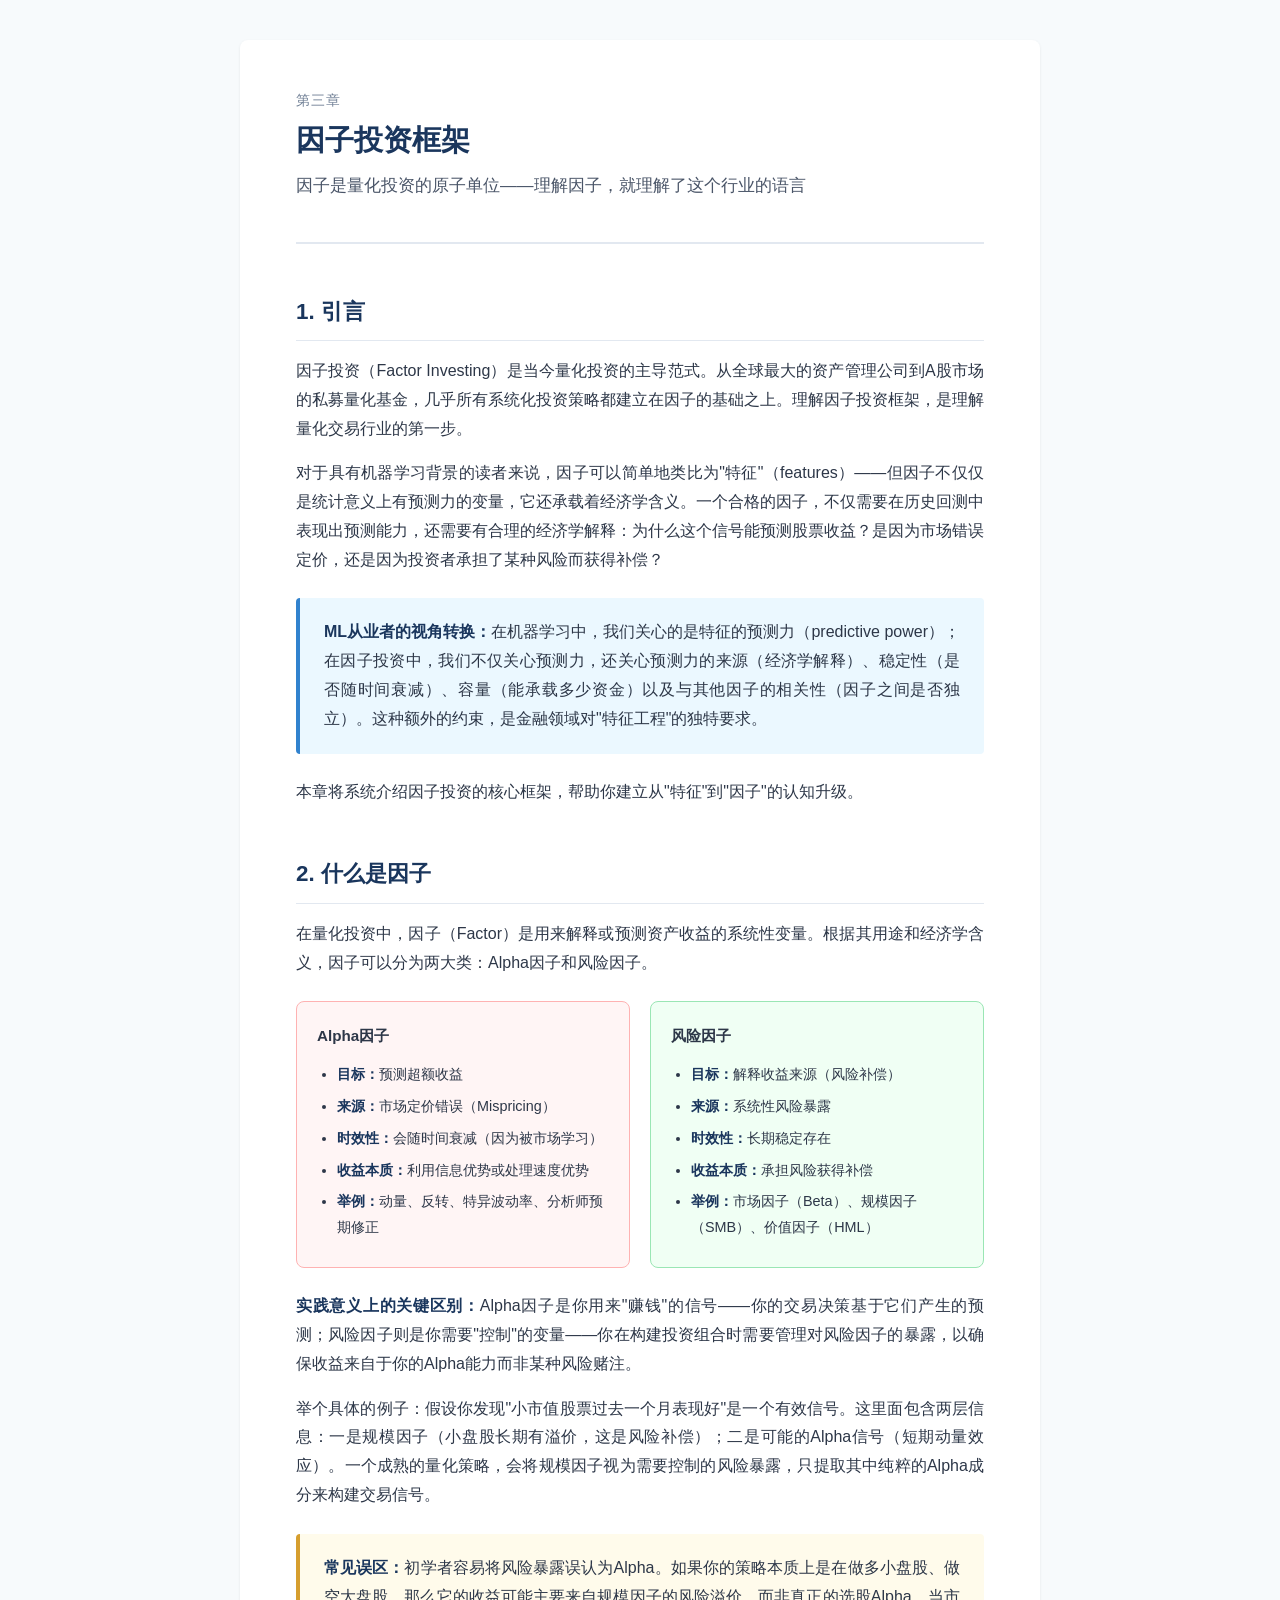
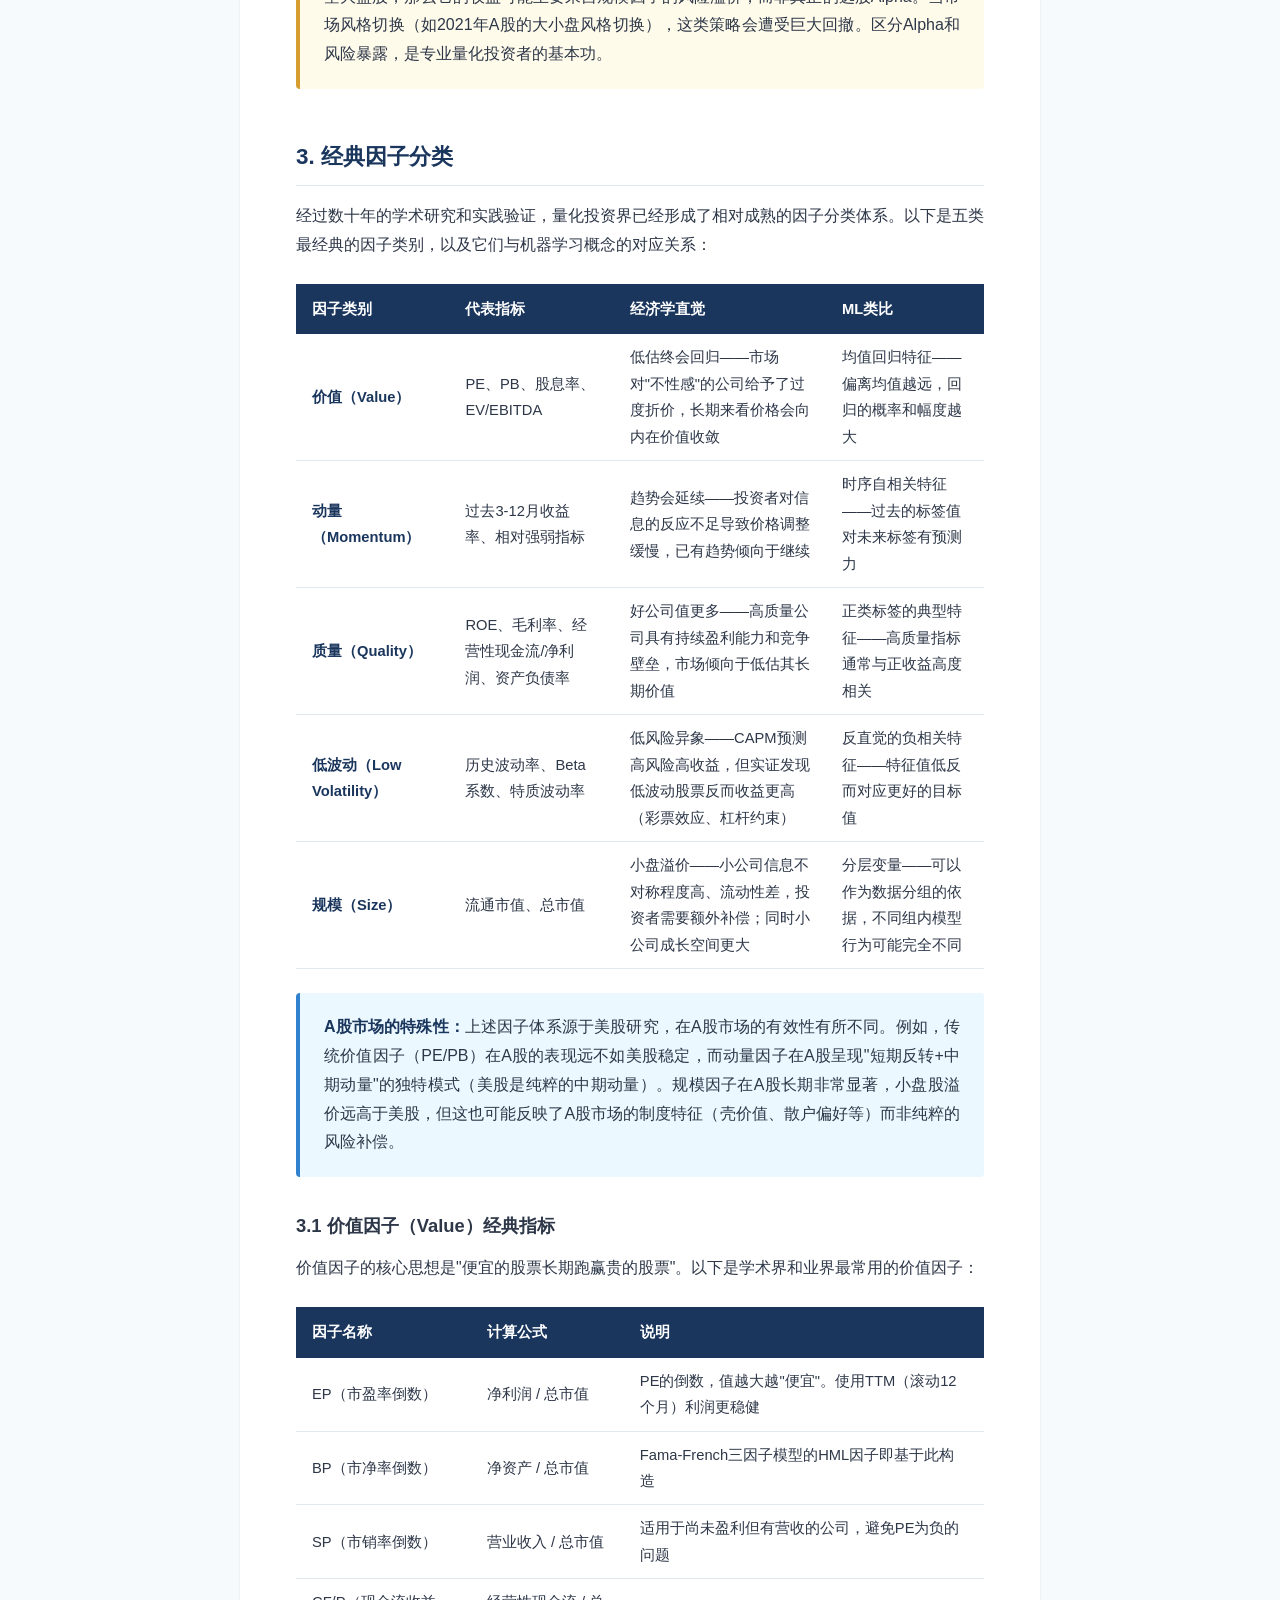
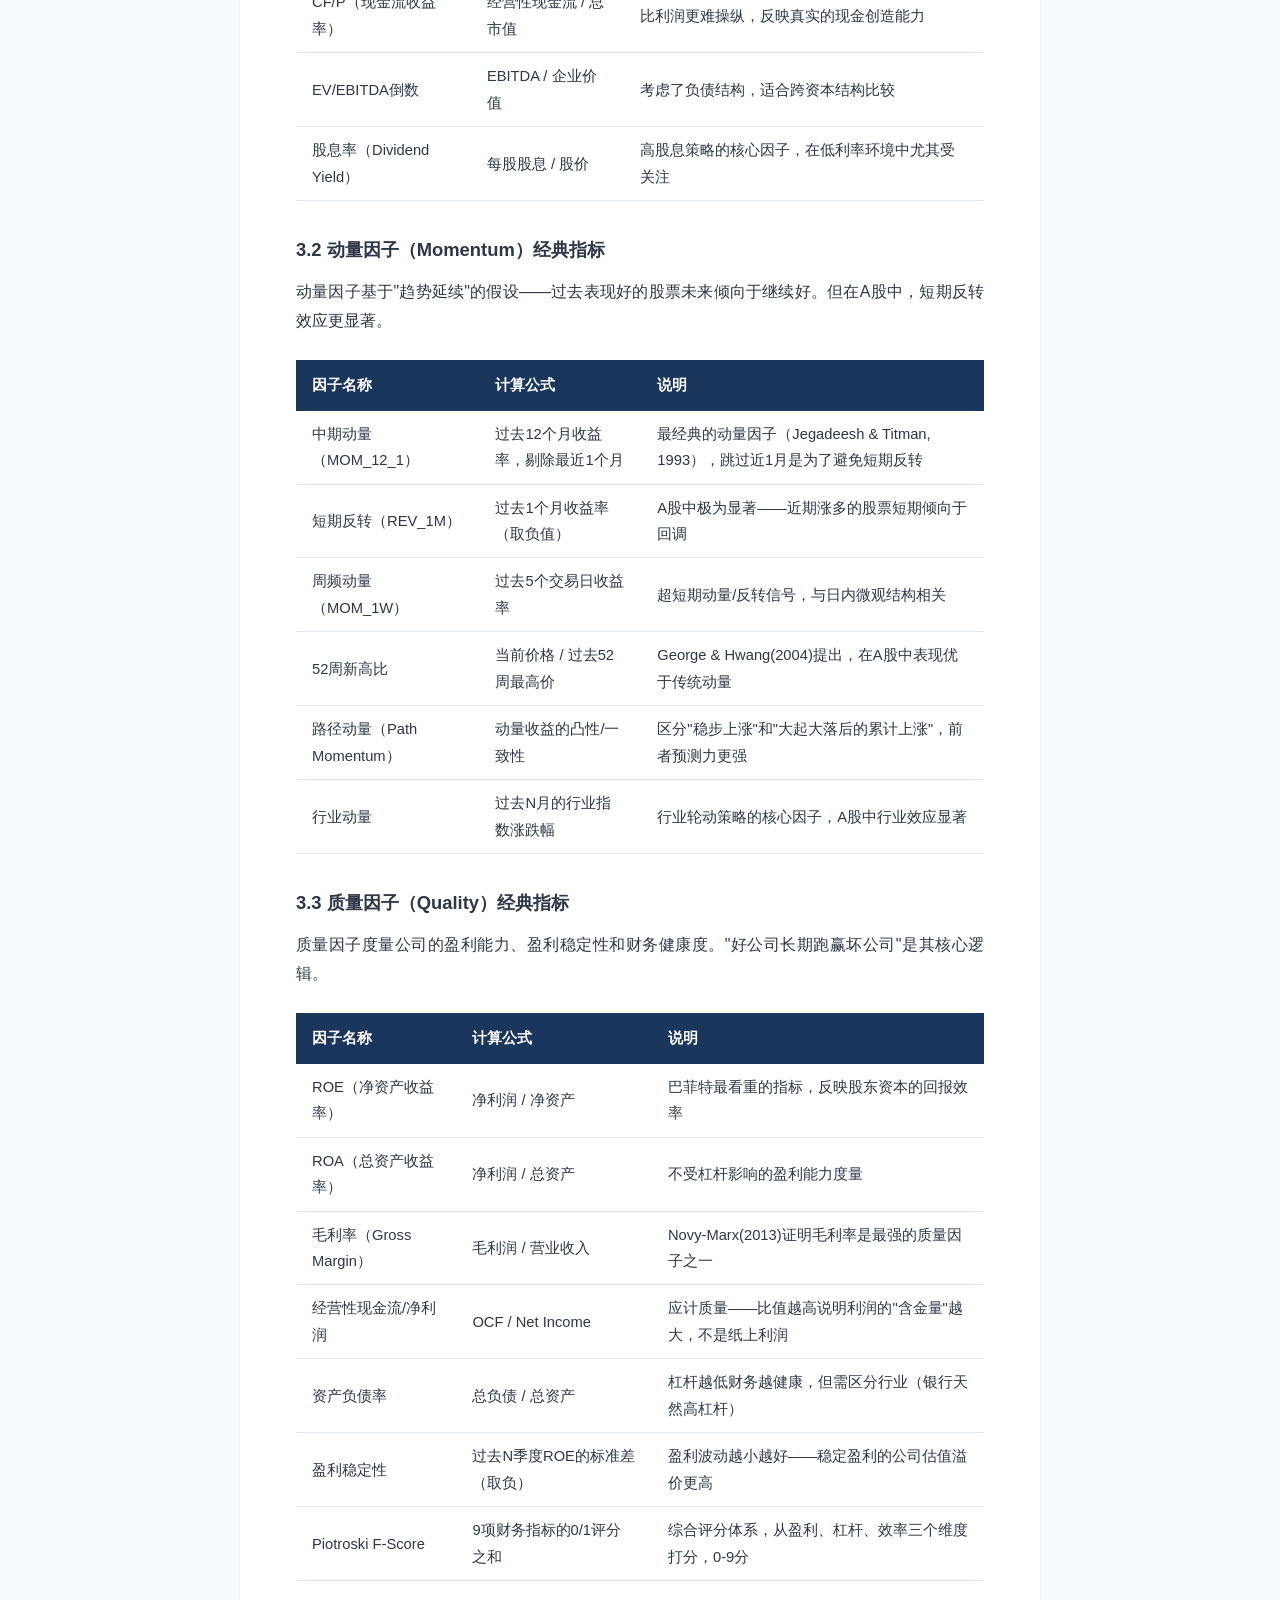
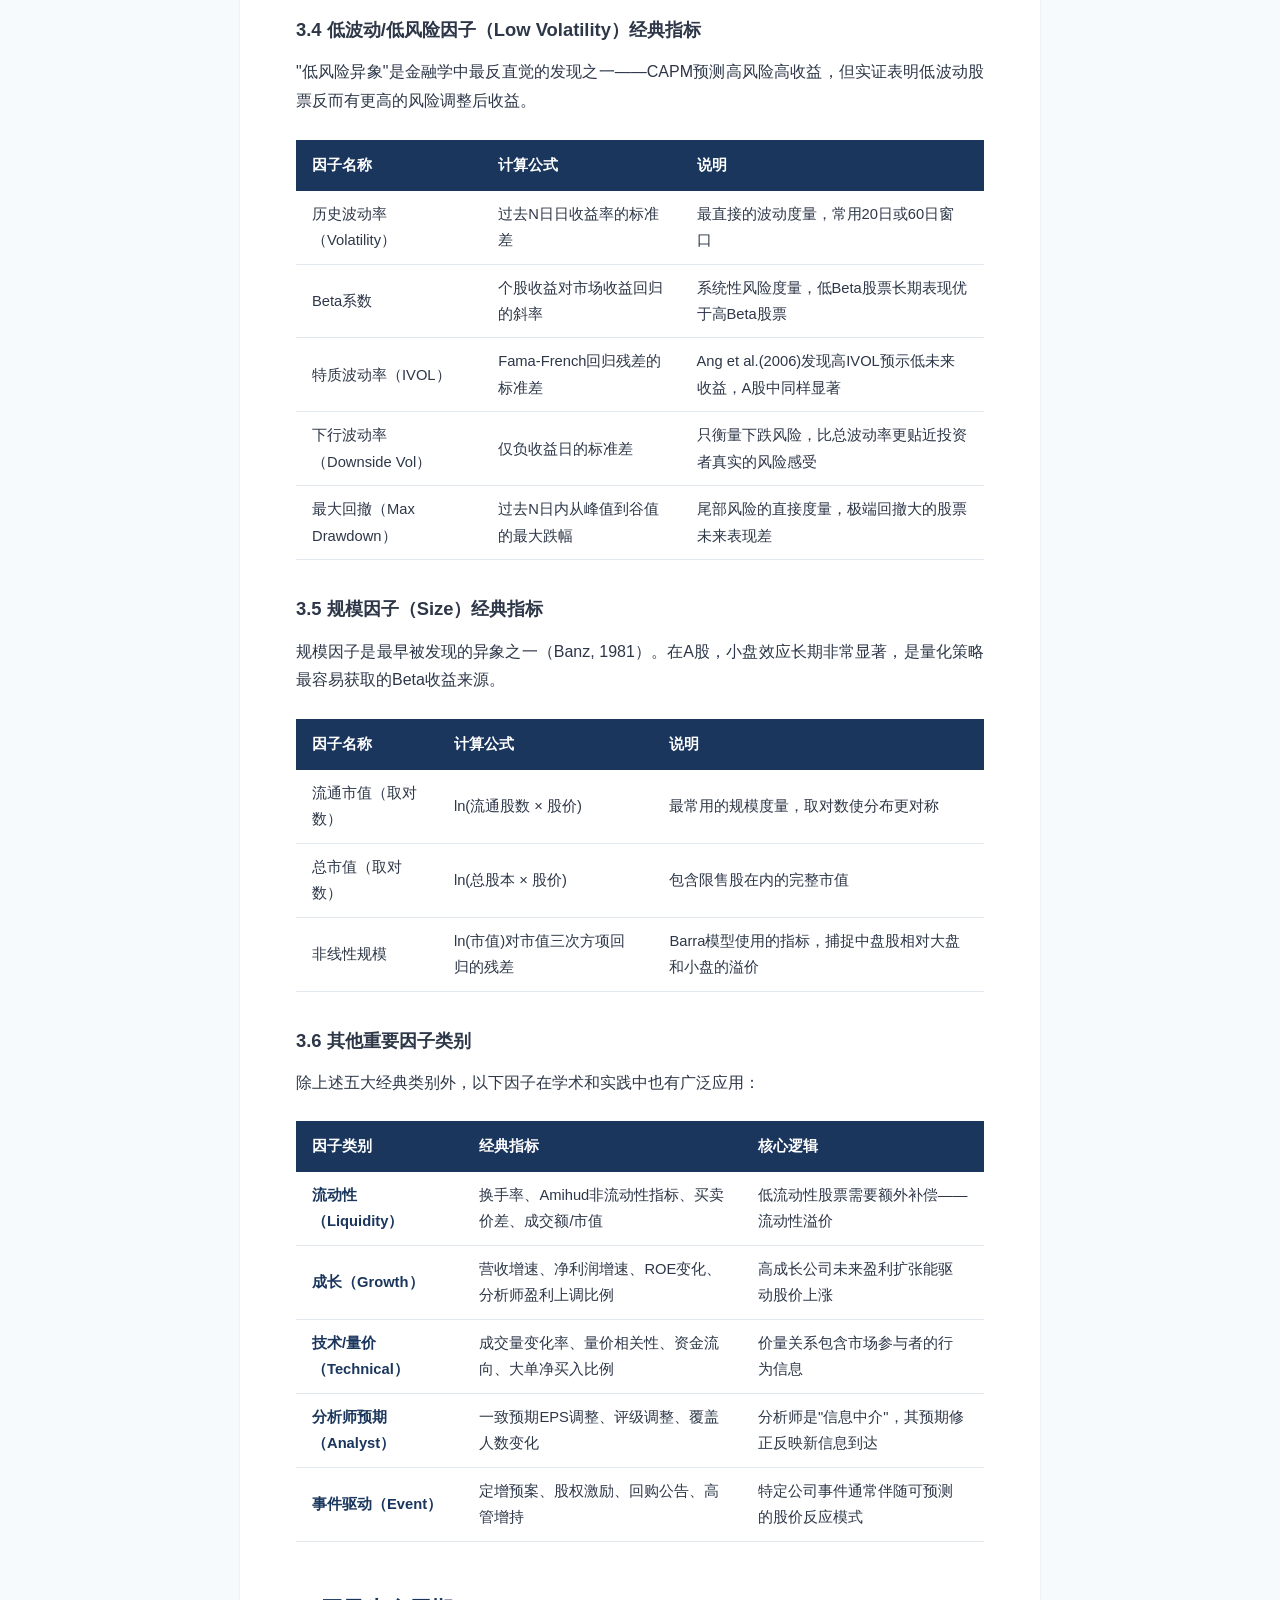
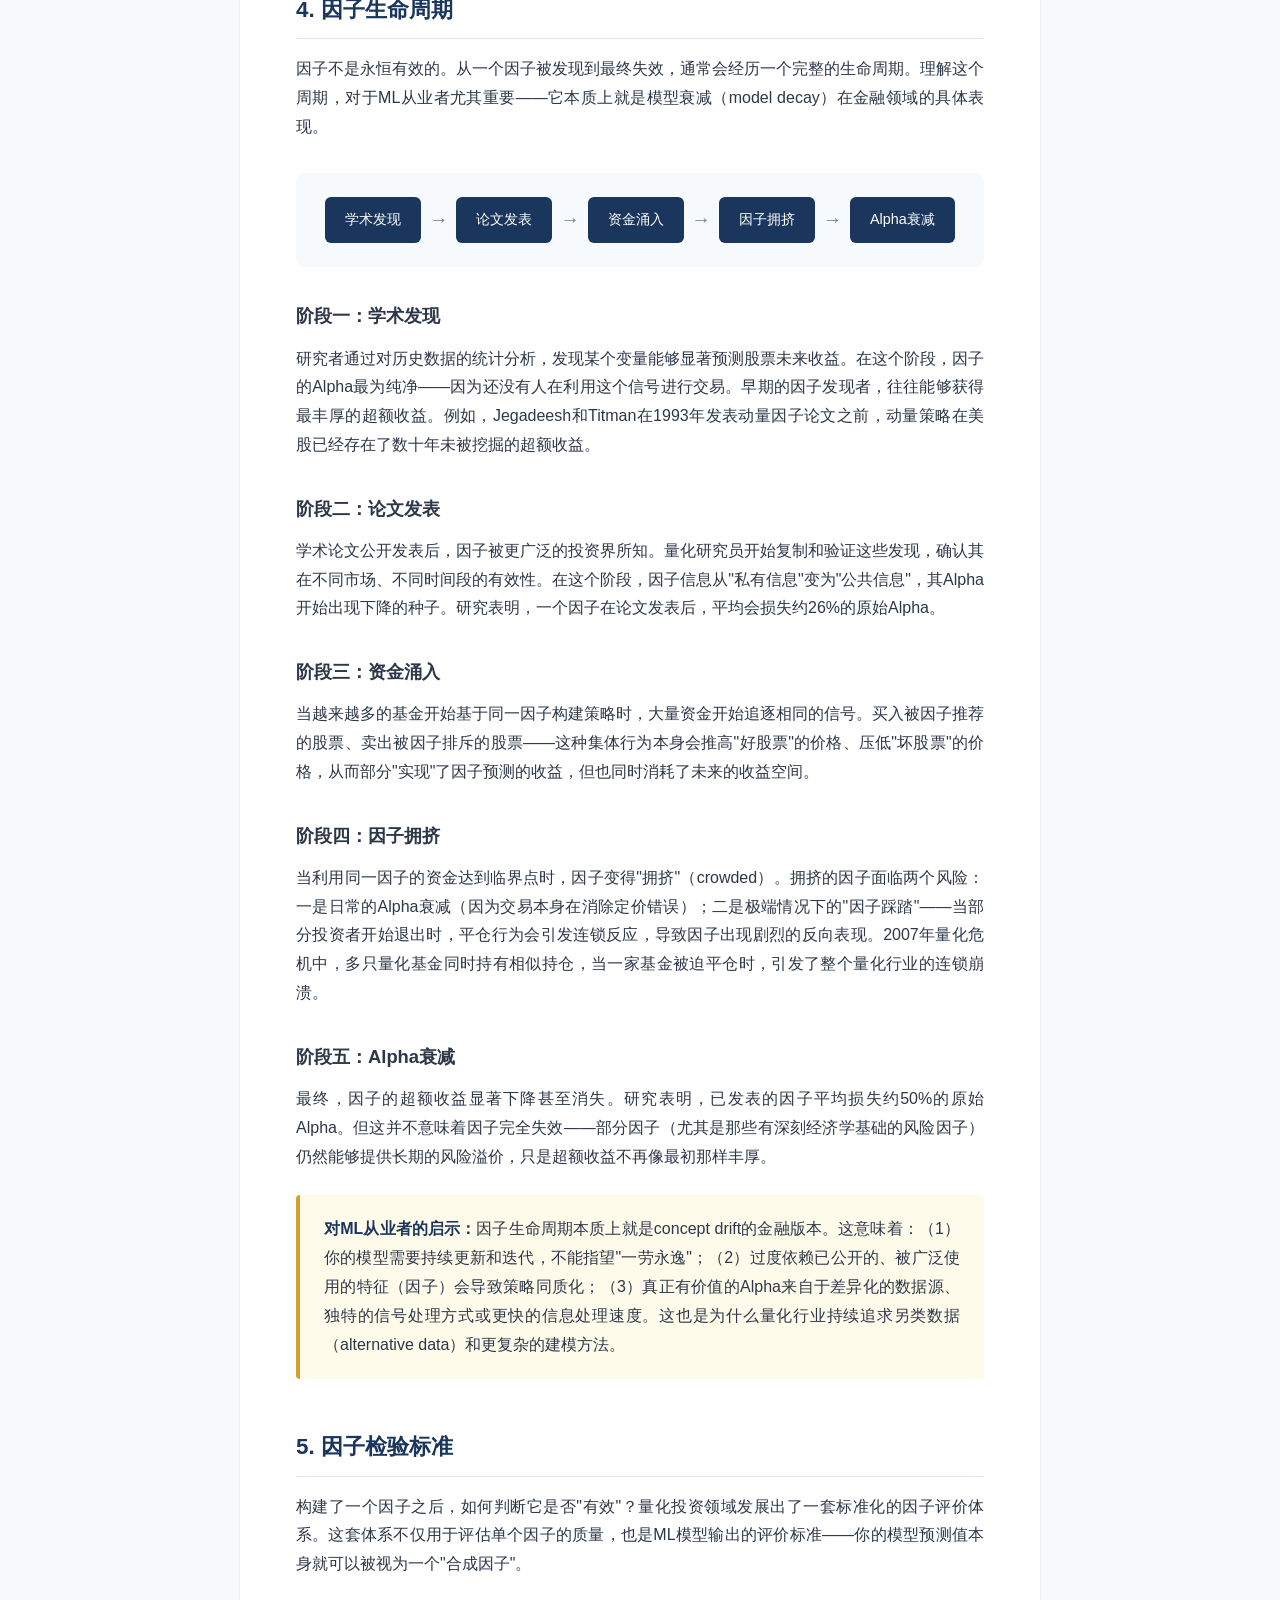
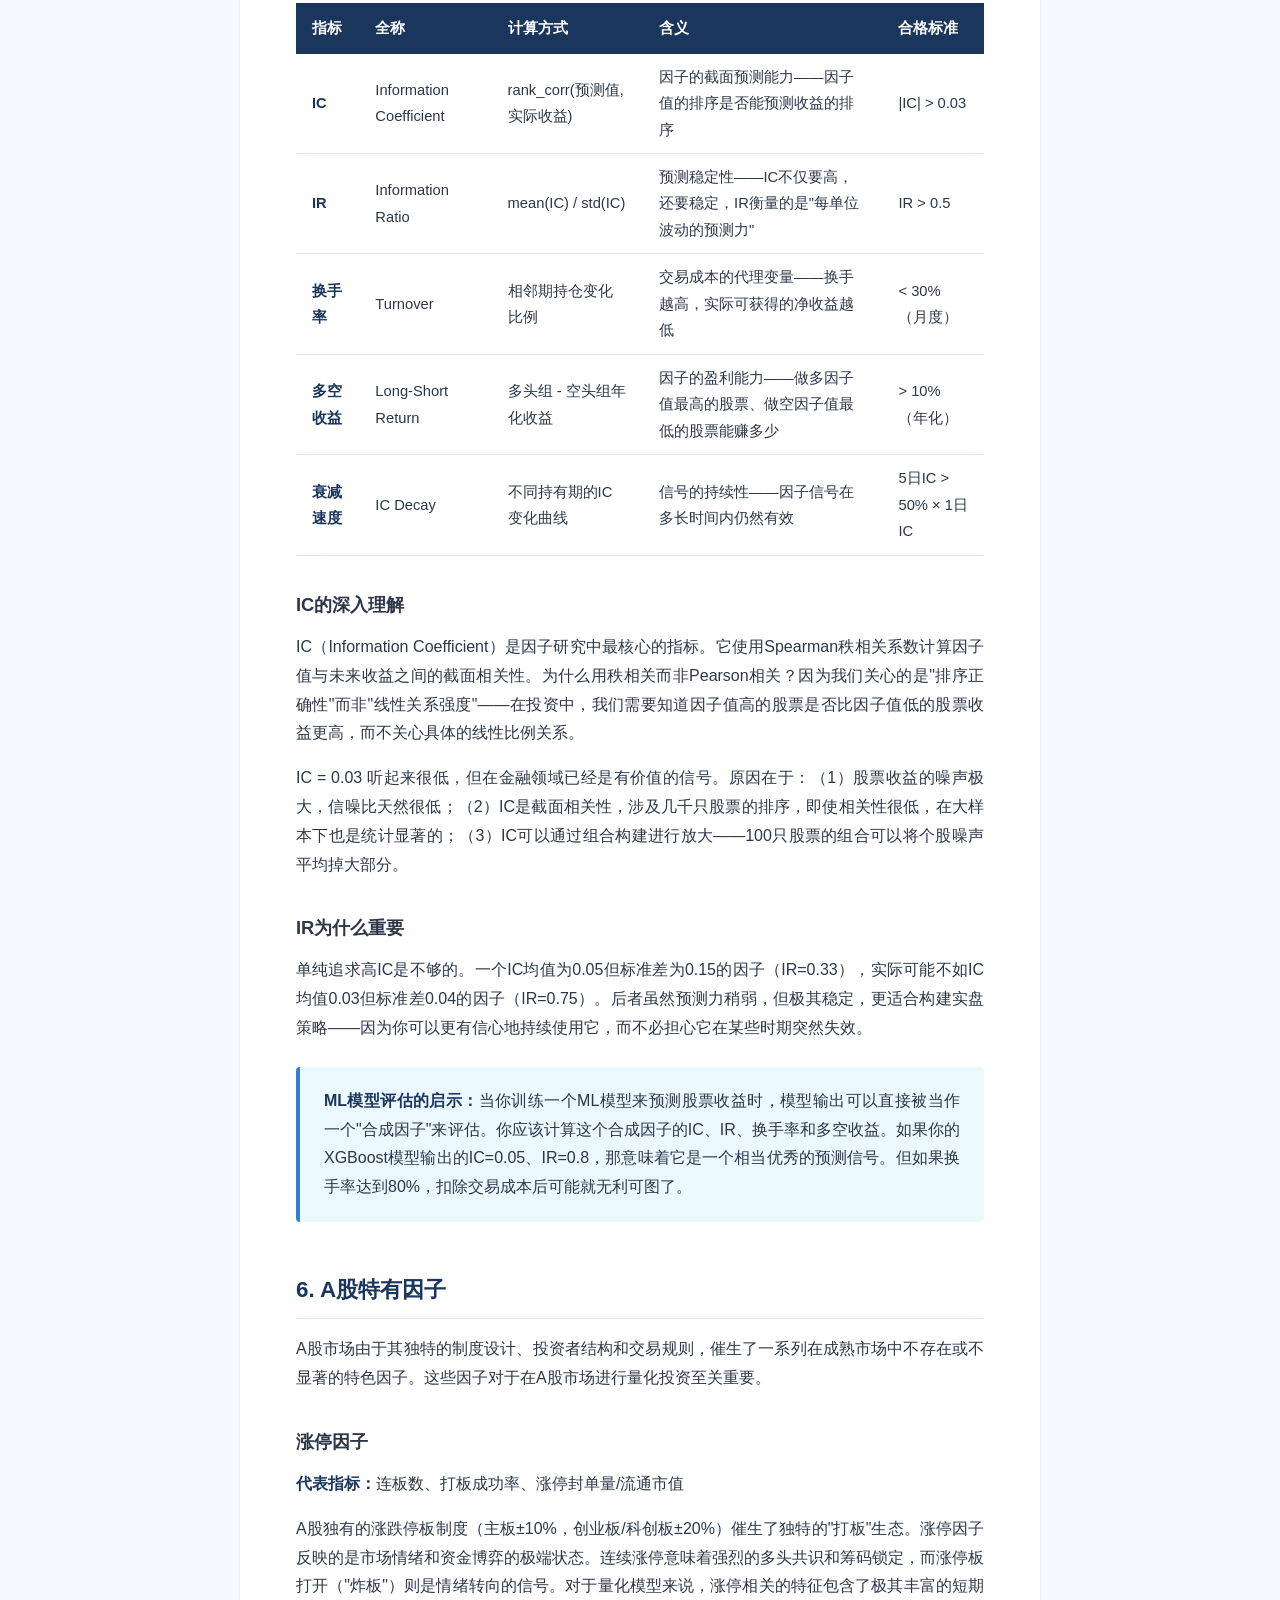
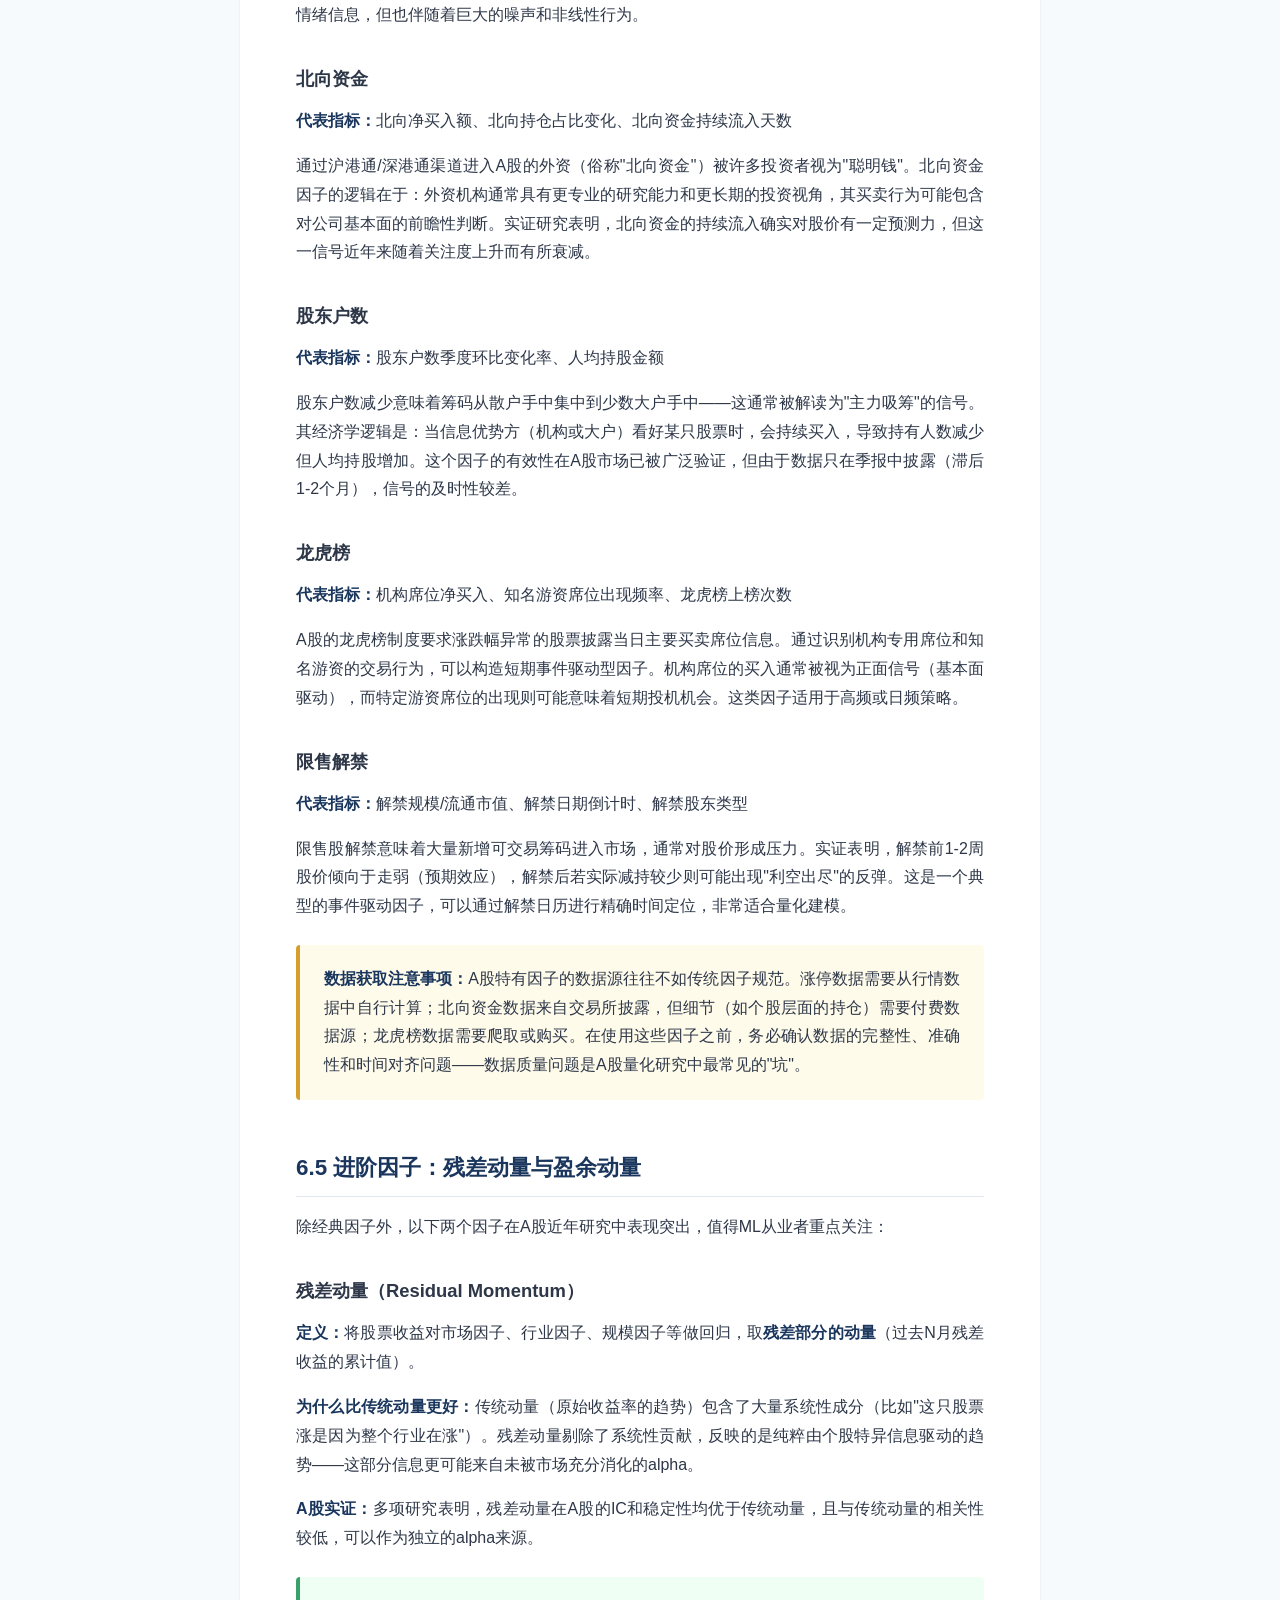
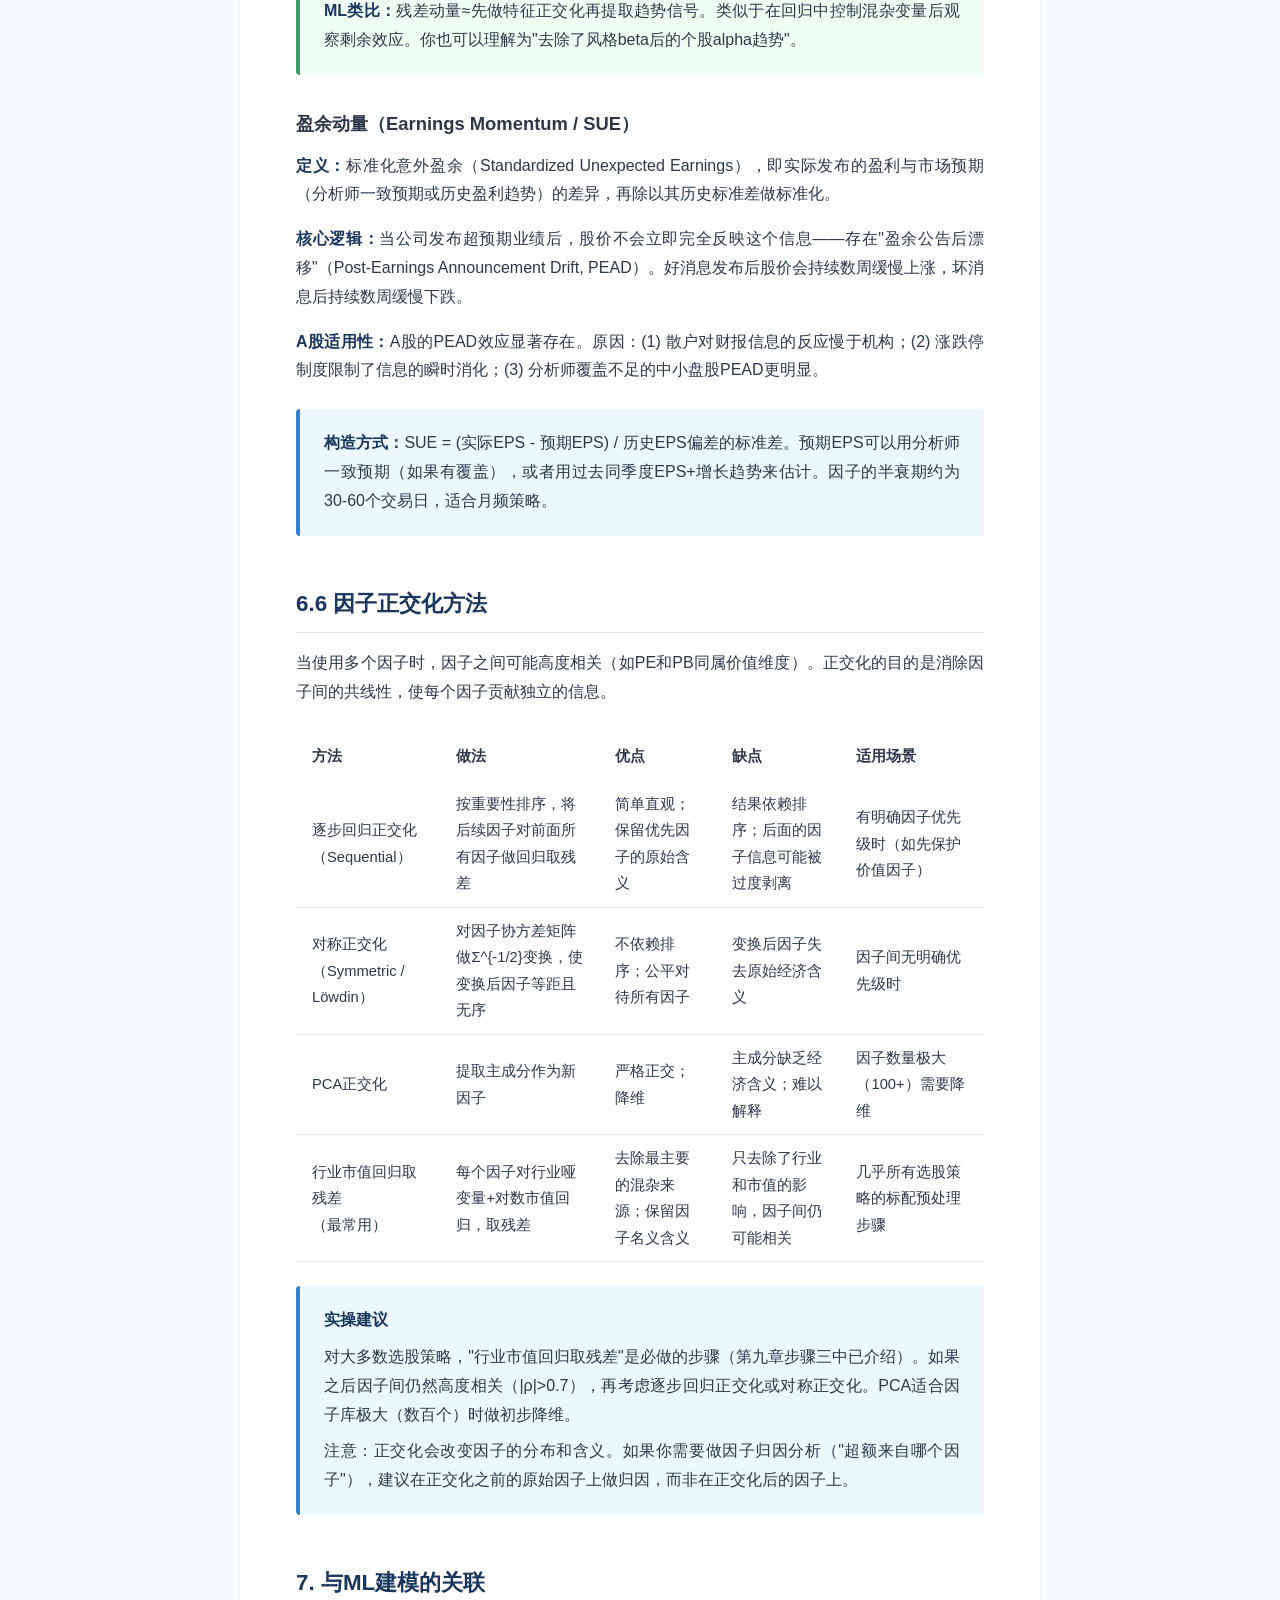
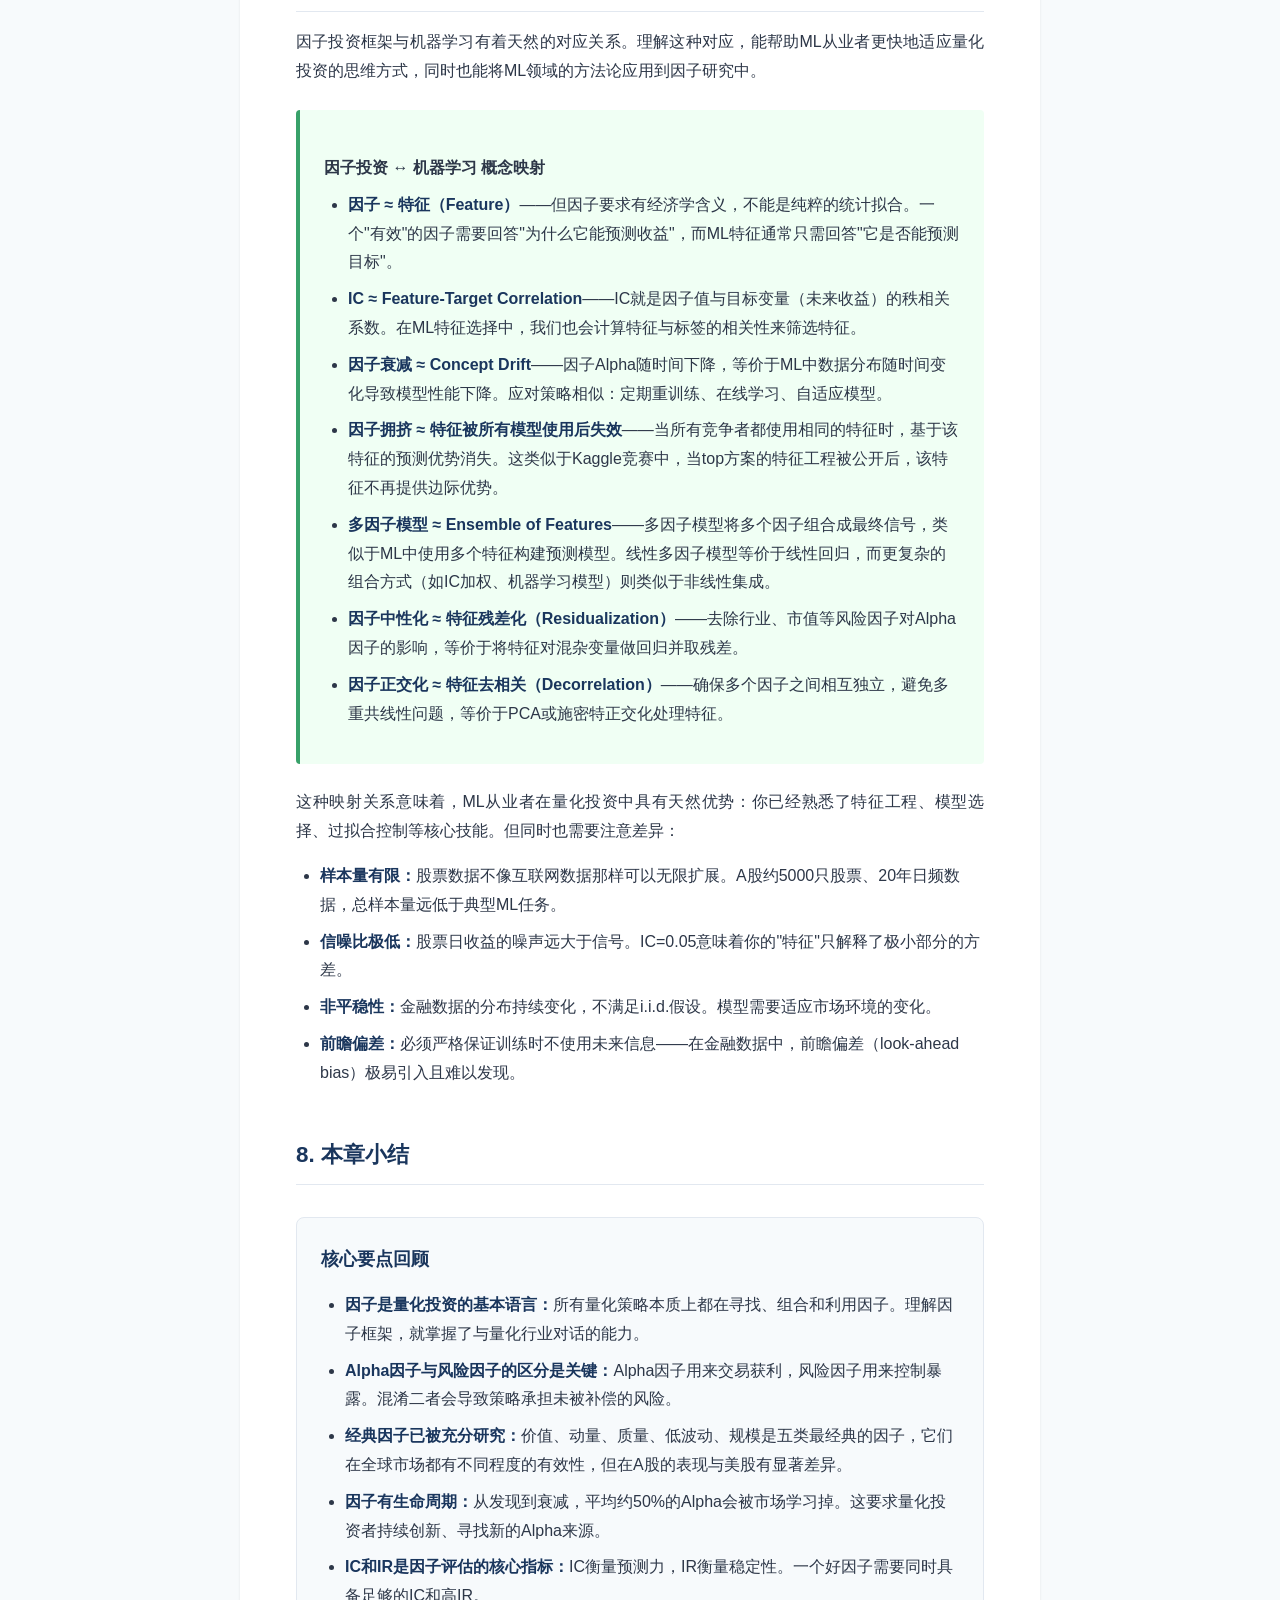
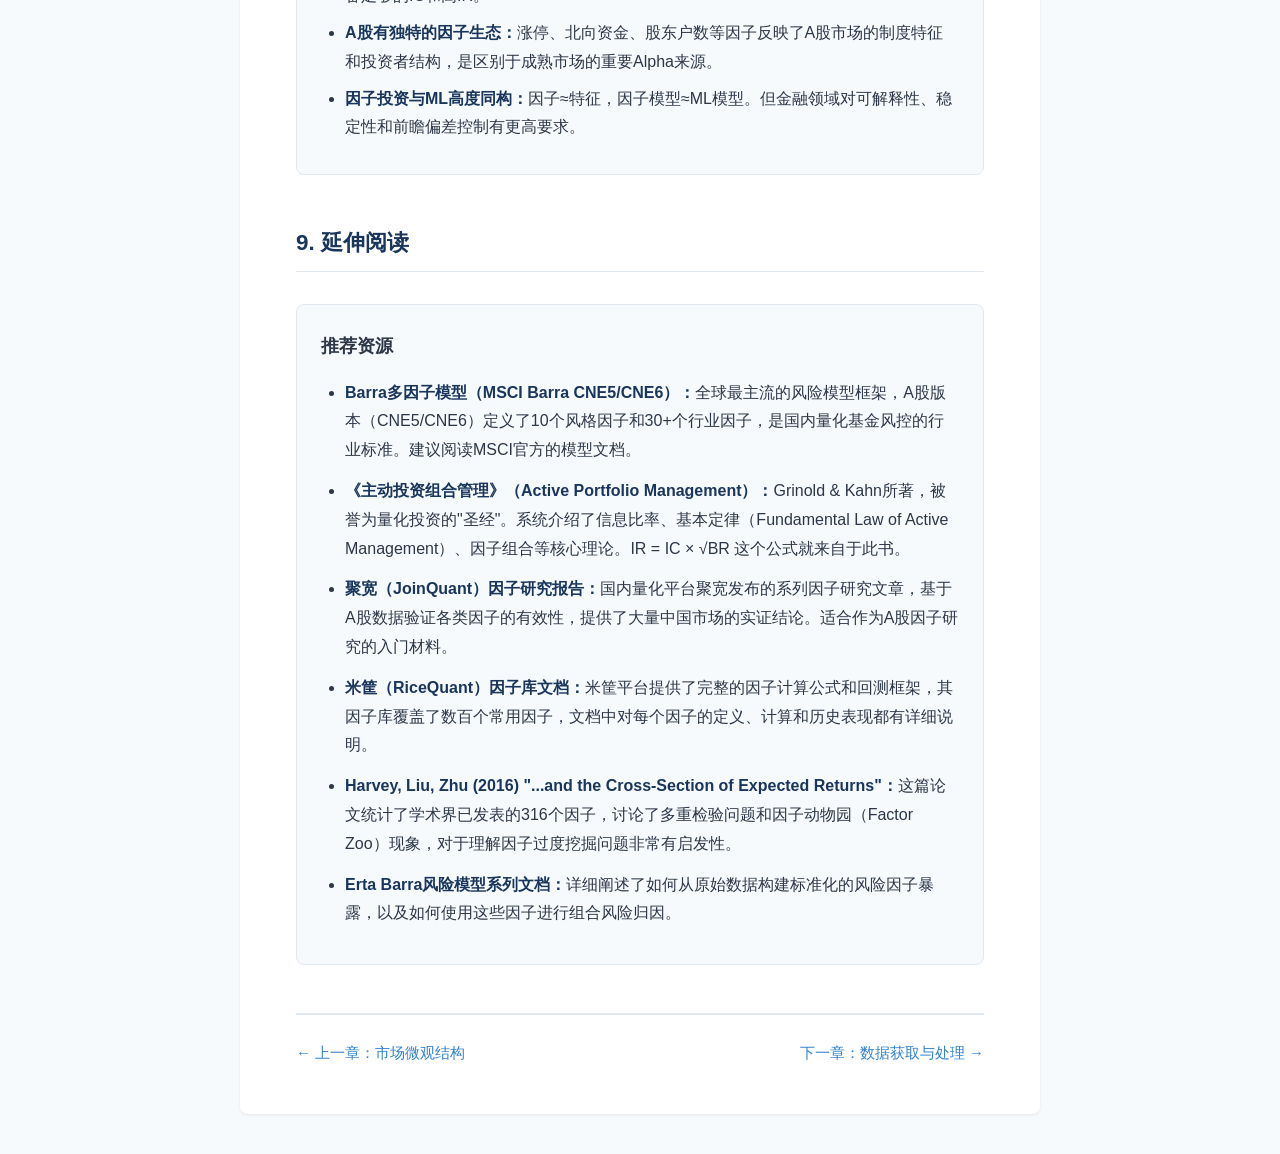
<file: ch03.html>
<!DOCTYPE html>
<html lang="zh-CN">
<head>
  <meta charset="UTF-8">
  <meta name="viewport" content="width=device-width, initial-scale=1.0">
  <title>第三章：因子投资框架 - ML量化交易教程</title>
  <link rel="stylesheet" href="css/style.css">
</head>
<body>
  <div class="container">

    <header class="chapter-header">
      <p class="chapter-number">第三章</p>
      <h1>因子投资框架</h1>
      <p class="chapter-summary">因子是量化投资的原子单位——理解因子，就理解了这个行业的语言</p>
    </header>

    <!-- Section 1: 引言 -->
    <h2>1. 引言</h2>

    <p>因子投资（Factor Investing）是当今量化投资的主导范式。从全球最大的资产管理公司到A股市场的私募量化基金，几乎所有系统化投资策略都建立在因子的基础之上。理解因子投资框架，是理解量化交易行业的第一步。</p>

    <p>对于具有机器学习背景的读者来说，因子可以简单地类比为"特征"（features）——但因子不仅仅是统计意义上有预测力的变量，它还承载着经济学含义。一个合格的因子，不仅需要在历史回测中表现出预测能力，还需要有合理的经济学解释：为什么这个信号能预测股票收益？是因为市场错误定价，还是因为投资者承担了某种风险而获得补偿？</p>

    <div class="info-box">
      <p><strong>ML从业者的视角转换：</strong>在机器学习中，我们关心的是特征的预测力（predictive power）；在因子投资中，我们不仅关心预测力，还关心预测力的来源（经济学解释）、稳定性（是否随时间衰减）、容量（能承载多少资金）以及与其他因子的相关性（因子之间是否独立）。这种额外的约束，是金融领域对"特征工程"的独特要求。</p>
    </div>

    <p>本章将系统介绍因子投资的核心框架，帮助你建立从"特征"到"因子"的认知升级。</p>

    <!-- Section 2: 什么是因子 -->
    <h2>2. 什么是因子</h2>

    <p>在量化投资中，因子（Factor）是用来解释或预测资产收益的系统性变量。根据其用途和经济学含义，因子可以分为两大类：Alpha因子和风险因子。</p>

    <div class="compare-container">
      <div class="compare-box left">
        <h4>Alpha因子</h4>
        <ul>
          <li><strong>目标：</strong>预测超额收益</li>
          <li><strong>来源：</strong>市场定价错误（Mispricing）</li>
          <li><strong>时效性：</strong>会随时间衰减（因为被市场学习）</li>
          <li><strong>收益本质：</strong>利用信息优势或处理速度优势</li>
          <li><strong>举例：</strong>动量、反转、特异波动率、分析师预期修正</li>
        </ul>
      </div>
      <div class="compare-box right">
        <h4>风险因子</h4>
        <ul>
          <li><strong>目标：</strong>解释收益来源（风险补偿）</li>
          <li><strong>来源：</strong>系统性风险暴露</li>
          <li><strong>时效性：</strong>长期稳定存在</li>
          <li><strong>收益本质：</strong>承担风险获得补偿</li>
          <li><strong>举例：</strong>市场因子（Beta）、规模因子（SMB）、价值因子（HML）</li>
        </ul>
      </div>
    </div>

    <p><strong>实践意义上的关键区别：</strong>Alpha因子是你用来"赚钱"的信号——你的交易决策基于它们产生的预测；风险因子则是你需要"控制"的变量——你在构建投资组合时需要管理对风险因子的暴露，以确保收益来自于你的Alpha能力而非某种风险赌注。</p>

    <p>举个具体的例子：假设你发现"小市值股票过去一个月表现好"是一个有效信号。这里面包含两层信息：一是规模因子（小盘股长期有溢价，这是风险补偿）；二是可能的Alpha信号（短期动量效应）。一个成熟的量化策略，会将规模因子视为需要控制的风险暴露，只提取其中纯粹的Alpha成分来构建交易信号。</p>

    <div class="warning-box">
      <p><strong>常见误区：</strong>初学者容易将风险暴露误认为Alpha。如果你的策略本质上是在做多小盘股、做空大盘股，那么它的收益可能主要来自规模因子的风险溢价，而非真正的选股Alpha。当市场风格切换（如2021年A股的大小盘风格切换），这类策略会遭受巨大回撤。区分Alpha和风险暴露，是专业量化投资者的基本功。</p>
    </div>

    <!-- Section 3: 经典因子分类 -->
    <h2>3. 经典因子分类</h2>

    <p>经过数十年的学术研究和实践验证，量化投资界已经形成了相对成熟的因子分类体系。以下是五类最经典的因子类别，以及它们与机器学习概念的对应关系：</p>

    <table>
      <thead>
        <tr>
          <th>因子类别</th>
          <th>代表指标</th>
          <th>经济学直觉</th>
          <th>ML类比</th>
        </tr>
      </thead>
      <tbody>
        <tr>
          <td><strong>价值（Value）</strong></td>
          <td>PE、PB、股息率、EV/EBITDA</td>
          <td>低估终会回归——市场对"不性感"的公司给予了过度折价，长期来看价格会向内在价值收敛</td>
          <td>均值回归特征——偏离均值越远，回归的概率和幅度越大</td>
        </tr>
        <tr>
          <td><strong>动量（Momentum）</strong></td>
          <td>过去3-12月收益率、相对强弱指标</td>
          <td>趋势会延续——投资者对信息的反应不足导致价格调整缓慢，已有趋势倾向于继续</td>
          <td>时序自相关特征——过去的标签值对未来标签有预测力</td>
        </tr>
        <tr>
          <td><strong>质量（Quality）</strong></td>
          <td>ROE、毛利率、经营性现金流/净利润、资产负债率</td>
          <td>好公司值更多——高质量公司具有持续盈利能力和竞争壁垒，市场倾向于低估其长期价值</td>
          <td>正类标签的典型特征——高质量指标通常与正收益高度相关</td>
        </tr>
        <tr>
          <td><strong>低波动（Low Volatility）</strong></td>
          <td>历史波动率、Beta系数、特质波动率</td>
          <td>低风险异象——CAPM预测高风险高收益，但实证发现低波动股票反而收益更高（彩票效应、杠杆约束）</td>
          <td>反直觉的负相关特征——特征值低反而对应更好的目标值</td>
        </tr>
        <tr>
          <td><strong>规模（Size）</strong></td>
          <td>流通市值、总市值</td>
          <td>小盘溢价——小公司信息不对称程度高、流动性差，投资者需要额外补偿；同时小公司成长空间更大</td>
          <td>分层变量——可以作为数据分组的依据，不同组内模型行为可能完全不同</td>
        </tr>
      </tbody>
    </table>

    <div class="info-box">
      <p><strong>A股市场的特殊性：</strong>上述因子体系源于美股研究，在A股市场的有效性有所不同。例如，传统价值因子（PE/PB）在A股的表现远不如美股稳定，而动量因子在A股呈现"短期反转+中期动量"的独特模式（美股是纯粹的中期动量）。规模因子在A股长期非常显著，小盘股溢价远高于美股，但这也可能反映了A股市场的制度特征（壳价值、散户偏好等）而非纯粹的风险补偿。</p>
    </div>

    <h3>3.1 价值因子（Value）经典指标</h3>
    <p>价值因子的核心思想是"便宜的股票长期跑赢贵的股票"。以下是学术界和业界最常用的价值因子：</p>
    <table>
      <thead>
        <tr>
          <th>因子名称</th>
          <th>计算公式</th>
          <th>说明</th>
        </tr>
      </thead>
      <tbody>
        <tr>
          <td>EP（市盈率倒数）</td>
          <td>净利润 / 总市值</td>
          <td>PE的倒数，值越大越"便宜"。使用TTM（滚动12个月）利润更稳健</td>
        </tr>
        <tr>
          <td>BP（市净率倒数）</td>
          <td>净资产 / 总市值</td>
          <td>Fama-French三因子模型的HML因子即基于此构造</td>
        </tr>
        <tr>
          <td>SP（市销率倒数）</td>
          <td>营业收入 / 总市值</td>
          <td>适用于尚未盈利但有营收的公司，避免PE为负的问题</td>
        </tr>
        <tr>
          <td>CF/P（现金流收益率）</td>
          <td>经营性现金流 / 总市值</td>
          <td>比利润更难操纵，反映真实的现金创造能力</td>
        </tr>
        <tr>
          <td>EV/EBITDA倒数</td>
          <td>EBITDA / 企业价值</td>
          <td>考虑了负债结构，适合跨资本结构比较</td>
        </tr>
        <tr>
          <td>股息率（Dividend Yield）</td>
          <td>每股股息 / 股价</td>
          <td>高股息策略的核心因子，在低利率环境中尤其受关注</td>
        </tr>
      </tbody>
    </table>

    <h3>3.2 动量因子（Momentum）经典指标</h3>
    <p>动量因子基于"趋势延续"的假设——过去表现好的股票未来倾向于继续好。但在A股中，短期反转效应更显著。</p>
    <table>
      <thead>
        <tr>
          <th>因子名称</th>
          <th>计算公式</th>
          <th>说明</th>
        </tr>
      </thead>
      <tbody>
        <tr>
          <td>中期动量（MOM_12_1）</td>
          <td>过去12个月收益率，剔除最近1个月</td>
          <td>最经典的动量因子（Jegadeesh & Titman, 1993），跳过近1月是为了避免短期反转</td>
        </tr>
        <tr>
          <td>短期反转（REV_1M）</td>
          <td>过去1个月收益率（取负值）</td>
          <td>A股中极为显著——近期涨多的股票短期倾向于回调</td>
        </tr>
        <tr>
          <td>周频动量（MOM_1W）</td>
          <td>过去5个交易日收益率</td>
          <td>超短期动量/反转信号，与日内微观结构相关</td>
        </tr>
        <tr>
          <td>52周新高比</td>
          <td>当前价格 / 过去52周最高价</td>
          <td>George & Hwang(2004)提出，在A股中表现优于传统动量</td>
        </tr>
        <tr>
          <td>路径动量（Path Momentum）</td>
          <td>动量收益的凸性/一致性</td>
          <td>区分"稳步上涨"和"大起大落后的累计上涨"，前者预测力更强</td>
        </tr>
        <tr>
          <td>行业动量</td>
          <td>过去N月的行业指数涨跌幅</td>
          <td>行业轮动策略的核心因子，A股中行业效应显著</td>
        </tr>
      </tbody>
    </table>

    <h3>3.3 质量因子（Quality）经典指标</h3>
    <p>质量因子度量公司的盈利能力、盈利稳定性和财务健康度。"好公司长期跑赢坏公司"是其核心逻辑。</p>
    <table>
      <thead>
        <tr>
          <th>因子名称</th>
          <th>计算公式</th>
          <th>说明</th>
        </tr>
      </thead>
      <tbody>
        <tr>
          <td>ROE（净资产收益率）</td>
          <td>净利润 / 净资产</td>
          <td>巴菲特最看重的指标，反映股东资本的回报效率</td>
        </tr>
        <tr>
          <td>ROA（总资产收益率）</td>
          <td>净利润 / 总资产</td>
          <td>不受杠杆影响的盈利能力度量</td>
        </tr>
        <tr>
          <td>毛利率（Gross Margin）</td>
          <td>毛利润 / 营业收入</td>
          <td>Novy-Marx(2013)证明毛利率是最强的质量因子之一</td>
        </tr>
        <tr>
          <td>经营性现金流/净利润</td>
          <td>OCF / Net Income</td>
          <td>应计质量——比值越高说明利润的"含金量"越大，不是纸上利润</td>
        </tr>
        <tr>
          <td>资产负债率</td>
          <td>总负债 / 总资产</td>
          <td>杠杆越低财务越健康，但需区分行业（银行天然高杠杆）</td>
        </tr>
        <tr>
          <td>盈利稳定性</td>
          <td>过去N季度ROE的标准差（取负）</td>
          <td>盈利波动越小越好——稳定盈利的公司估值溢价更高</td>
        </tr>
        <tr>
          <td>Piotroski F-Score</td>
          <td>9项财务指标的0/1评分之和</td>
          <td>综合评分体系，从盈利、杠杆、效率三个维度打分，0-9分</td>
        </tr>
      </tbody>
    </table>

    <h3>3.4 低波动/低风险因子（Low Volatility）经典指标</h3>
    <p>"低风险异象"是金融学中最反直觉的发现之一——CAPM预测高风险高收益，但实证表明低波动股票反而有更高的风险调整后收益。</p>
    <table>
      <thead>
        <tr>
          <th>因子名称</th>
          <th>计算公式</th>
          <th>说明</th>
        </tr>
      </thead>
      <tbody>
        <tr>
          <td>历史波动率（Volatility）</td>
          <td>过去N日日收益率的标准差</td>
          <td>最直接的波动度量，常用20日或60日窗口</td>
        </tr>
        <tr>
          <td>Beta系数</td>
          <td>个股收益对市场收益回归的斜率</td>
          <td>系统性风险度量，低Beta股票长期表现优于高Beta股票</td>
        </tr>
        <tr>
          <td>特质波动率（IVOL）</td>
          <td>Fama-French回归残差的标准差</td>
          <td>Ang et al.(2006)发现高IVOL预示低未来收益，A股中同样显著</td>
        </tr>
        <tr>
          <td>下行波动率（Downside Vol）</td>
          <td>仅负收益日的标准差</td>
          <td>只衡量下跌风险，比总波动率更贴近投资者真实的风险感受</td>
        </tr>
        <tr>
          <td>最大回撤（Max Drawdown）</td>
          <td>过去N日内从峰值到谷值的最大跌幅</td>
          <td>尾部风险的直接度量，极端回撤大的股票未来表现差</td>
        </tr>
      </tbody>
    </table>

    <h3>3.5 规模因子（Size）经典指标</h3>
    <p>规模因子是最早被发现的异象之一（Banz, 1981）。在A股，小盘效应长期非常显著，是量化策略最容易获取的Beta收益来源。</p>
    <table>
      <thead>
        <tr>
          <th>因子名称</th>
          <th>计算公式</th>
          <th>说明</th>
        </tr>
      </thead>
      <tbody>
        <tr>
          <td>流通市值（取对数）</td>
          <td>ln(流通股数 × 股价)</td>
          <td>最常用的规模度量，取对数使分布更对称</td>
        </tr>
        <tr>
          <td>总市值（取对数）</td>
          <td>ln(总股本 × 股价)</td>
          <td>包含限售股在内的完整市值</td>
        </tr>
        <tr>
          <td>非线性规模</td>
          <td>ln(市值)对市值三次方项回归的残差</td>
          <td>Barra模型使用的指标，捕捉中盘股相对大盘和小盘的溢价</td>
        </tr>
      </tbody>
    </table>

    <h3>3.6 其他重要因子类别</h3>
    <p>除上述五大经典类别外，以下因子在学术和实践中也有广泛应用：</p>
    <table>
      <thead>
        <tr>
          <th>因子类别</th>
          <th>经典指标</th>
          <th>核心逻辑</th>
        </tr>
      </thead>
      <tbody>
        <tr>
          <td><strong>流动性（Liquidity）</strong></td>
          <td>换手率、Amihud非流动性指标、买卖价差、成交额/市值</td>
          <td>低流动性股票需要额外补偿——流动性溢价</td>
        </tr>
        <tr>
          <td><strong>成长（Growth）</strong></td>
          <td>营收增速、净利润增速、ROE变化、分析师盈利上调比例</td>
          <td>高成长公司未来盈利扩张能驱动股价上涨</td>
        </tr>
        <tr>
          <td><strong>技术/量价（Technical）</strong></td>
          <td>成交量变化率、量价相关性、资金流向、大单净买入比例</td>
          <td>价量关系包含市场参与者的行为信息</td>
        </tr>
        <tr>
          <td><strong>分析师预期（Analyst）</strong></td>
          <td>一致预期EPS调整、评级调整、覆盖人数变化</td>
          <td>分析师是"信息中介"，其预期修正反映新信息到达</td>
        </tr>
        <tr>
          <td><strong>事件驱动（Event）</strong></td>
          <td>定增预案、股权激励、回购公告、高管增持</td>
          <td>特定公司事件通常伴随可预测的股价反应模式</td>
        </tr>
      </tbody>
    </table>

    <!-- Section 4: 因子生命周期 -->
    <h2>4. 因子生命周期</h2>

    <p>因子不是永恒有效的。从一个因子被发现到最终失效，通常会经历一个完整的生命周期。理解这个周期，对于ML从业者尤其重要——它本质上就是模型衰减（model decay）在金融领域的具体表现。</p>

    <div class="flowchart">
      <div class="flow-step">学术发现</div>
      <span class="flow-arrow">→</span>
      <div class="flow-step">论文发表</div>
      <span class="flow-arrow">→</span>
      <div class="flow-step">资金涌入</div>
      <span class="flow-arrow">→</span>
      <div class="flow-step">因子拥挤</div>
      <span class="flow-arrow">→</span>
      <div class="flow-step">Alpha衰减</div>
    </div>

    <h3>阶段一：学术发现</h3>
    <p>研究者通过对历史数据的统计分析，发现某个变量能够显著预测股票未来收益。在这个阶段，因子的Alpha最为纯净——因为还没有人在利用这个信号进行交易。早期的因子发现者，往往能够获得最丰厚的超额收益。例如，Jegadeesh和Titman在1993年发表动量因子论文之前，动量策略在美股已经存在了数十年未被挖掘的超额收益。</p>

    <h3>阶段二：论文发表</h3>
    <p>学术论文公开发表后，因子被更广泛的投资界所知。量化研究员开始复制和验证这些发现，确认其在不同市场、不同时间段的有效性。在这个阶段，因子信息从"私有信息"变为"公共信息"，其Alpha开始出现下降的种子。研究表明，一个因子在论文发表后，平均会损失约26%的原始Alpha。</p>

    <h3>阶段三：资金涌入</h3>
    <p>当越来越多的基金开始基于同一因子构建策略时，大量资金开始追逐相同的信号。买入被因子推荐的股票、卖出被因子排斥的股票——这种集体行为本身会推高"好股票"的价格、压低"坏股票"的价格，从而部分"实现"了因子预测的收益，但也同时消耗了未来的收益空间。</p>

    <h3>阶段四：因子拥挤</h3>
    <p>当利用同一因子的资金达到临界点时，因子变得"拥挤"（crowded）。拥挤的因子面临两个风险：一是日常的Alpha衰减（因为交易本身在消除定价错误）；二是极端情况下的"因子踩踏"——当部分投资者开始退出时，平仓行为会引发连锁反应，导致因子出现剧烈的反向表现。2007年量化危机中，多只量化基金同时持有相似持仓，当一家基金被迫平仓时，引发了整个量化行业的连锁崩溃。</p>

    <h3>阶段五：Alpha衰减</h3>
    <p>最终，因子的超额收益显著下降甚至消失。研究表明，已发表的因子平均损失约50%的原始Alpha。但这并不意味着因子完全失效——部分因子（尤其是那些有深刻经济学基础的风险因子）仍然能够提供长期的风险溢价，只是超额收益不再像最初那样丰厚。</p>

    <div class="warning-box">
      <p><strong>对ML从业者的启示：</strong>因子生命周期本质上就是concept drift的金融版本。这意味着：（1）你的模型需要持续更新和迭代，不能指望"一劳永逸"；（2）过度依赖已公开的、被广泛使用的特征（因子）会导致策略同质化；（3）真正有价值的Alpha来自于差异化的数据源、独特的信号处理方式或更快的信息处理速度。这也是为什么量化行业持续追求另类数据（alternative data）和更复杂的建模方法。</p>
    </div>

    <!-- Section 5: 因子检验标准 -->
    <h2>5. 因子检验标准</h2>

    <p>构建了一个因子之后，如何判断它是否"有效"？量化投资领域发展出了一套标准化的因子评价体系。这套体系不仅用于评估单个因子的质量，也是ML模型输出的评价标准——你的模型预测值本身就可以被视为一个"合成因子"。</p>

    <table>
      <thead>
        <tr>
          <th>指标</th>
          <th>全称</th>
          <th>计算方式</th>
          <th>含义</th>
          <th>合格标准</th>
        </tr>
      </thead>
      <tbody>
        <tr>
          <td><strong>IC</strong></td>
          <td>Information Coefficient</td>
          <td>rank_corr(预测值, 实际收益)</td>
          <td>因子的截面预测能力——因子值的排序是否能预测收益的排序</td>
          <td>|IC| &gt; 0.03</td>
        </tr>
        <tr>
          <td><strong>IR</strong></td>
          <td>Information Ratio</td>
          <td>mean(IC) / std(IC)</td>
          <td>预测稳定性——IC不仅要高，还要稳定，IR衡量的是"每单位波动的预测力"</td>
          <td>IR &gt; 0.5</td>
        </tr>
        <tr>
          <td><strong>换手率</strong></td>
          <td>Turnover</td>
          <td>相邻期持仓变化比例</td>
          <td>交易成本的代理变量——换手越高，实际可获得的净收益越低</td>
          <td>&lt; 30%（月度）</td>
        </tr>
        <tr>
          <td><strong>多空收益</strong></td>
          <td>Long-Short Return</td>
          <td>多头组 - 空头组年化收益</td>
          <td>因子的盈利能力——做多因子值最高的股票、做空因子值最低的股票能赚多少</td>
          <td>&gt; 10%（年化）</td>
        </tr>
        <tr>
          <td><strong>衰减速度</strong></td>
          <td>IC Decay</td>
          <td>不同持有期的IC变化曲线</td>
          <td>信号的持续性——因子信号在多长时间内仍然有效</td>
          <td>5日IC &gt; 50% × 1日IC</td>
        </tr>
      </tbody>
    </table>

    <h3>IC的深入理解</h3>
    <p>IC（Information Coefficient）是因子研究中最核心的指标。它使用Spearman秩相关系数计算因子值与未来收益之间的截面相关性。为什么用秩相关而非Pearson相关？因为我们关心的是"排序正确性"而非"线性关系强度"——在投资中，我们需要知道因子值高的股票是否比因子值低的股票收益更高，而不关心具体的线性比例关系。</p>

    <p>IC = 0.03 听起来很低，但在金融领域已经是有价值的信号。原因在于：（1）股票收益的噪声极大，信噪比天然很低；（2）IC是截面相关性，涉及几千只股票的排序，即使相关性很低，在大样本下也是统计显著的；（3）IC可以通过组合构建进行放大——100只股票的组合可以将个股噪声平均掉大部分。</p>

    <h3>IR为什么重要</h3>
    <p>单纯追求高IC是不够的。一个IC均值为0.05但标准差为0.15的因子（IR=0.33），实际可能不如IC均值0.03但标准差0.04的因子（IR=0.75）。后者虽然预测力稍弱，但极其稳定，更适合构建实盘策略——因为你可以更有信心地持续使用它，而不必担心它在某些时期突然失效。</p>

    <div class="info-box">
      <p><strong>ML模型评估的启示：</strong>当你训练一个ML模型来预测股票收益时，模型输出可以直接被当作一个"合成因子"来评估。你应该计算这个合成因子的IC、IR、换手率和多空收益。如果你的XGBoost模型输出的IC=0.05、IR=0.8，那意味着它是一个相当优秀的预测信号。但如果换手率达到80%，扣除交易成本后可能就无利可图了。</p>
    </div>

    <!-- Section 6: A股特有因子 -->
    <h2>6. A股特有因子</h2>

    <p>A股市场由于其独特的制度设计、投资者结构和交易规则，催生了一系列在成熟市场中不存在或不显著的特色因子。这些因子对于在A股市场进行量化投资至关重要。</p>

    <h3>涨停因子</h3>
    <p><strong>代表指标：</strong>连板数、打板成功率、涨停封单量/流通市值</p>
    <p>A股独有的涨跌停板制度（主板±10%，创业板/科创板±20%）催生了独特的"打板"生态。涨停因子反映的是市场情绪和资金博弈的极端状态。连续涨停意味着强烈的多头共识和筹码锁定，而涨停板打开（"炸板"）则是情绪转向的信号。对于量化模型来说，涨停相关的特征包含了极其丰富的短期情绪信息，但也伴随着巨大的噪声和非线性行为。</p>

    <h3>北向资金</h3>
    <p><strong>代表指标：</strong>北向净买入额、北向持仓占比变化、北向资金持续流入天数</p>
    <p>通过沪港通/深港通渠道进入A股的外资（俗称"北向资金"）被许多投资者视为"聪明钱"。北向资金因子的逻辑在于：外资机构通常具有更专业的研究能力和更长期的投资视角，其买卖行为可能包含对公司基本面的前瞻性判断。实证研究表明，北向资金的持续流入确实对股价有一定预测力，但这一信号近年来随着关注度上升而有所衰减。</p>

    <h3>股东户数</h3>
    <p><strong>代表指标：</strong>股东户数季度环比变化率、人均持股金额</p>
    <p>股东户数减少意味着筹码从散户手中集中到少数大户手中——这通常被解读为"主力吸筹"的信号。其经济学逻辑是：当信息优势方（机构或大户）看好某只股票时，会持续买入，导致持有人数减少但人均持股增加。这个因子的有效性在A股市场已被广泛验证，但由于数据只在季报中披露（滞后1-2个月），信号的及时性较差。</p>

    <h3>龙虎榜</h3>
    <p><strong>代表指标：</strong>机构席位净买入、知名游资席位出现频率、龙虎榜上榜次数</p>
    <p>A股的龙虎榜制度要求涨跌幅异常的股票披露当日主要买卖席位信息。通过识别机构专用席位和知名游资的交易行为，可以构造短期事件驱动型因子。机构席位的买入通常被视为正面信号（基本面驱动），而特定游资席位的出现则可能意味着短期投机机会。这类因子适用于高频或日频策略。</p>

    <h3>限售解禁</h3>
    <p><strong>代表指标：</strong>解禁规模/流通市值、解禁日期倒计时、解禁股东类型</p>
    <p>限售股解禁意味着大量新增可交易筹码进入市场，通常对股价形成压力。实证表明，解禁前1-2周股价倾向于走弱（预期效应），解禁后若实际减持较少则可能出现"利空出尽"的反弹。这是一个典型的事件驱动因子，可以通过解禁日历进行精确时间定位，非常适合量化建模。</p>

    <div class="warning-box">
      <p><strong>数据获取注意事项：</strong>A股特有因子的数据源往往不如传统因子规范。涨停数据需要从行情数据中自行计算；北向资金数据来自交易所披露，但细节（如个股层面的持仓）需要付费数据源；龙虎榜数据需要爬取或购买。在使用这些因子之前，务必确认数据的完整性、准确性和时间对齐问题——数据质量问题是A股量化研究中最常见的"坑"。</p>
    </div>

    <!-- Section 6.5: 进阶因子：残差动量与盈余动量 -->
    <h2>6.5 进阶因子：残差动量与盈余动量</h2>

    <p>除经典因子外，以下两个因子在A股近年研究中表现突出，值得ML从业者重点关注：</p>

    <h3>残差动量（Residual Momentum）</h3>
    <p><strong>定义：</strong>将股票收益对市场因子、行业因子、规模因子等做回归，取<strong>残差部分的动量</strong>（过去N月残差收益的累计值）。</p>
    <p><strong>为什么比传统动量更好：</strong>传统动量（原始收益率的趋势）包含了大量系统性成分（比如"这只股票涨是因为整个行业在涨"）。残差动量剔除了系统性贡献，反映的是纯粹由个股特异信息驱动的趋势——这部分信息更可能来自未被市场充分消化的alpha。</p>
    <p><strong>A股实证：</strong>多项研究表明，残差动量在A股的IC和稳定性均优于传统动量，且与传统动量的相关性较低，可以作为独立的alpha来源。</p>

    <div class="ml-bridge">
      <p><strong>ML类比：</strong>残差动量≈先做特征正交化再提取趋势信号。类似于在回归中控制混杂变量后观察剩余效应。你也可以理解为"去除了风格beta后的个股alpha趋势"。</p>
    </div>

    <h3>盈余动量（Earnings Momentum / SUE）</h3>
    <p><strong>定义：</strong>标准化意外盈余（Standardized Unexpected Earnings），即实际发布的盈利与市场预期（分析师一致预期或历史盈利趋势）的差异，再除以其历史标准差做标准化。</p>
    <p><strong>核心逻辑：</strong>当公司发布超预期业绩后，股价不会立即完全反映这个信息——存在"盈余公告后漂移"（Post-Earnings Announcement Drift, PEAD）。好消息发布后股价会持续数周缓慢上涨，坏消息后持续数周缓慢下跌。</p>
    <p><strong>A股适用性：</strong>A股的PEAD效应显著存在。原因：(1) 散户对财报信息的反应慢于机构；(2) 涨跌停制度限制了信息的瞬时消化；(3) 分析师覆盖不足的中小盘股PEAD更明显。</p>

    <div class="info-box">
      <p><strong>构造方式：</strong>SUE = (实际EPS - 预期EPS) / 历史EPS偏差的标准差。预期EPS可以用分析师一致预期（如果有覆盖），或者用过去同季度EPS+增长趋势来估计。因子的半衰期约为30-60个交易日，适合月频策略。</p>
    </div>

    <!-- Section 6.6: 因子正交化方法 -->
    <h2>6.6 因子正交化方法</h2>

    <p>当使用多个因子时，因子之间可能高度相关（如PE和PB同属价值维度）。正交化的目的是消除因子间的共线性，使每个因子贡献独立的信息。</p>

    <table>
      <tr>
        <th>方法</th>
        <th>做法</th>
        <th>优点</th>
        <th>缺点</th>
        <th>适用场景</th>
      </tr>
      <tr>
        <td>逐步回归正交化<br>（Sequential）</td>
        <td>按重要性排序，将后续因子对前面所有因子做回归取残差</td>
        <td>简单直观；保留优先因子的原始含义</td>
        <td>结果依赖排序；后面的因子信息可能被过度剥离</td>
        <td>有明确因子优先级时（如先保护价值因子）</td>
      </tr>
      <tr>
        <td>对称正交化<br>（Symmetric / Löwdin）</td>
        <td>对因子协方差矩阵做Σ^{-1/2}变换，使变换后因子等距且无序</td>
        <td>不依赖排序；公平对待所有因子</td>
        <td>变换后因子失去原始经济含义</td>
        <td>因子间无明确优先级时</td>
      </tr>
      <tr>
        <td>PCA正交化</td>
        <td>提取主成分作为新因子</td>
        <td>严格正交；降维</td>
        <td>主成分缺乏经济含义；难以解释</td>
        <td>因子数量极大（100+）需要降维</td>
      </tr>
      <tr>
        <td>行业市值回归取残差<br>（最常用）</td>
        <td>每个因子对行业哑变量+对数市值回归，取残差</td>
        <td>去除最主要的混杂来源；保留因子名义含义</td>
        <td>只去除了行业和市值的影响，因子间仍可能相关</td>
        <td>几乎所有选股策略的标配预处理步骤</td>
      </tr>
    </table>

    <div class="info-box">
      <p><strong>实操建议</strong></p>
      <p>对大多数选股策略，"行业市值回归取残差"是必做的步骤（第九章步骤三中已介绍）。如果之后因子间仍然高度相关（|ρ|>0.7），再考虑逐步回归正交化或对称正交化。PCA适合因子库极大（数百个）时做初步降维。</p>
      <p>注意：正交化会改变因子的分布和含义。如果你需要做因子归因分析（"超额来自哪个因子"），建议在正交化之前的原始因子上做归因，而非在正交化后的因子上。</p>
    </div>

    <!-- Section 7: 与ML建模的关联 -->
    <h2>7. 与ML建模的关联</h2>

    <p>因子投资框架与机器学习有着天然的对应关系。理解这种对应，能帮助ML从业者更快地适应量化投资的思维方式，同时也能将ML领域的方法论应用到因子研究中。</p>

    <div class="ml-bridge">
      <h4>因子投资 ↔ 机器学习 概念映射</h4>
      <ul>
        <li><strong>因子 ≈ 特征（Feature）</strong>——但因子要求有经济学含义，不能是纯粹的统计拟合。一个"有效"的因子需要回答"为什么它能预测收益"，而ML特征通常只需回答"它是否能预测目标"。</li>
        <li><strong>IC ≈ Feature-Target Correlation</strong>——IC就是因子值与目标变量（未来收益）的秩相关系数。在ML特征选择中，我们也会计算特征与标签的相关性来筛选特征。</li>
        <li><strong>因子衰减 ≈ Concept Drift</strong>——因子Alpha随时间下降，等价于ML中数据分布随时间变化导致模型性能下降。应对策略相似：定期重训练、在线学习、自适应模型。</li>
        <li><strong>因子拥挤 ≈ 特征被所有模型使用后失效</strong>——当所有竞争者都使用相同的特征时，基于该特征的预测优势消失。这类似于Kaggle竞赛中，当top方案的特征工程被公开后，该特征不再提供边际优势。</li>
        <li><strong>多因子模型 ≈ Ensemble of Features</strong>——多因子模型将多个因子组合成最终信号，类似于ML中使用多个特征构建预测模型。线性多因子模型等价于线性回归，而更复杂的组合方式（如IC加权、机器学习模型）则类似于非线性集成。</li>
        <li><strong>因子中性化 ≈ 特征残差化（Residualization）</strong>——去除行业、市值等风险因子对Alpha因子的影响，等价于将特征对混杂变量做回归并取残差。</li>
        <li><strong>因子正交化 ≈ 特征去相关（Decorrelation）</strong>——确保多个因子之间相互独立，避免多重共线性问题，等价于PCA或施密特正交化处理特征。</li>
      </ul>
    </div>

    <p>这种映射关系意味着，ML从业者在量化投资中具有天然优势：你已经熟悉了特征工程、模型选择、过拟合控制等核心技能。但同时也需要注意差异：</p>

    <ul>
      <li><strong>样本量有限：</strong>股票数据不像互联网数据那样可以无限扩展。A股约5000只股票、20年日频数据，总样本量远低于典型ML任务。</li>
      <li><strong>信噪比极低：</strong>股票日收益的噪声远大于信号。IC=0.05意味着你的"特征"只解释了极小部分的方差。</li>
      <li><strong>非平稳性：</strong>金融数据的分布持续变化，不满足i.i.d.假设。模型需要适应市场环境的变化。</li>
      <li><strong>前瞻偏差：</strong>必须严格保证训练时不使用未来信息——在金融数据中，前瞻偏差（look-ahead bias）极易引入且难以发现。</li>
    </ul>

    <!-- Section 8: 本章小结 -->
    <h2>8. 本章小结</h2>

    <div class="summary-box">
      <h3>核心要点回顾</h3>
      <ul>
        <li><strong>因子是量化投资的基本语言：</strong>所有量化策略本质上都在寻找、组合和利用因子。理解因子框架，就掌握了与量化行业对话的能力。</li>
        <li><strong>Alpha因子与风险因子的区分是关键：</strong>Alpha因子用来交易获利，风险因子用来控制暴露。混淆二者会导致策略承担未被补偿的风险。</li>
        <li><strong>经典因子已被充分研究：</strong>价值、动量、质量、低波动、规模是五类最经典的因子，它们在全球市场都有不同程度的有效性，但在A股的表现与美股有显著差异。</li>
        <li><strong>因子有生命周期：</strong>从发现到衰减，平均约50%的Alpha会被市场学习掉。这要求量化投资者持续创新、寻找新的Alpha来源。</li>
        <li><strong>IC和IR是因子评估的核心指标：</strong>IC衡量预测力，IR衡量稳定性。一个好因子需要同时具备足够的IC和高IR。</li>
        <li><strong>A股有独特的因子生态：</strong>涨停、北向资金、股东户数等因子反映了A股市场的制度特征和投资者结构，是区别于成熟市场的重要Alpha来源。</li>
        <li><strong>因子投资与ML高度同构：</strong>因子≈特征，因子模型≈ML模型。但金融领域对可解释性、稳定性和前瞻偏差控制有更高要求。</li>
      </ul>
    </div>

    <!-- Section 9: 延伸阅读 -->
    <h2>9. 延伸阅读</h2>

    <div class="reading-list">
      <h3>推荐资源</h3>
      <ul>
        <li><strong>Barra多因子模型（MSCI Barra CNE5/CNE6）：</strong>全球最主流的风险模型框架，A股版本（CNE5/CNE6）定义了10个风格因子和30+个行业因子，是国内量化基金风控的行业标准。建议阅读MSCI官方的模型文档。</li>
        <li><strong>《主动投资组合管理》（Active Portfolio Management）：</strong>Grinold & Kahn所著，被誉为量化投资的"圣经"。系统介绍了信息比率、基本定律（Fundamental Law of Active Management）、因子组合等核心理论。IR = IC × √BR 这个公式就来自于此书。</li>
        <li><strong>聚宽（JoinQuant）因子研究报告：</strong>国内量化平台聚宽发布的系列因子研究文章，基于A股数据验证各类因子的有效性，提供了大量中国市场的实证结论。适合作为A股因子研究的入门材料。</li>
        <li><strong>米筐（RiceQuant）因子库文档：</strong>米筐平台提供了完整的因子计算公式和回测框架，其因子库覆盖了数百个常用因子，文档中对每个因子的定义、计算和历史表现都有详细说明。</li>
        <li><strong>Harvey, Liu, Zhu (2016) "...and the Cross-Section of Expected Returns"：</strong>这篇论文统计了学术界已发表的316个因子，讨论了多重检验问题和因子动物园（Factor Zoo）现象，对于理解因子过度挖掘问题非常有启发性。</li>
        <li><strong>Erta Barra风险模型系列文档：</strong>详细阐述了如何从原始数据构建标准化的风险因子暴露，以及如何使用这些因子进行组合风险归因。</li>
      </ul>
    </div>

    <!-- Navigation -->
    <nav class="chapter-nav">
      <a href="ch02.html">← 上一章：市场微观结构</a>
      <a href="ch04.html">下一章：数据获取与处理 →</a>
    </nav>

  </div>
</body>
</html>
</file>
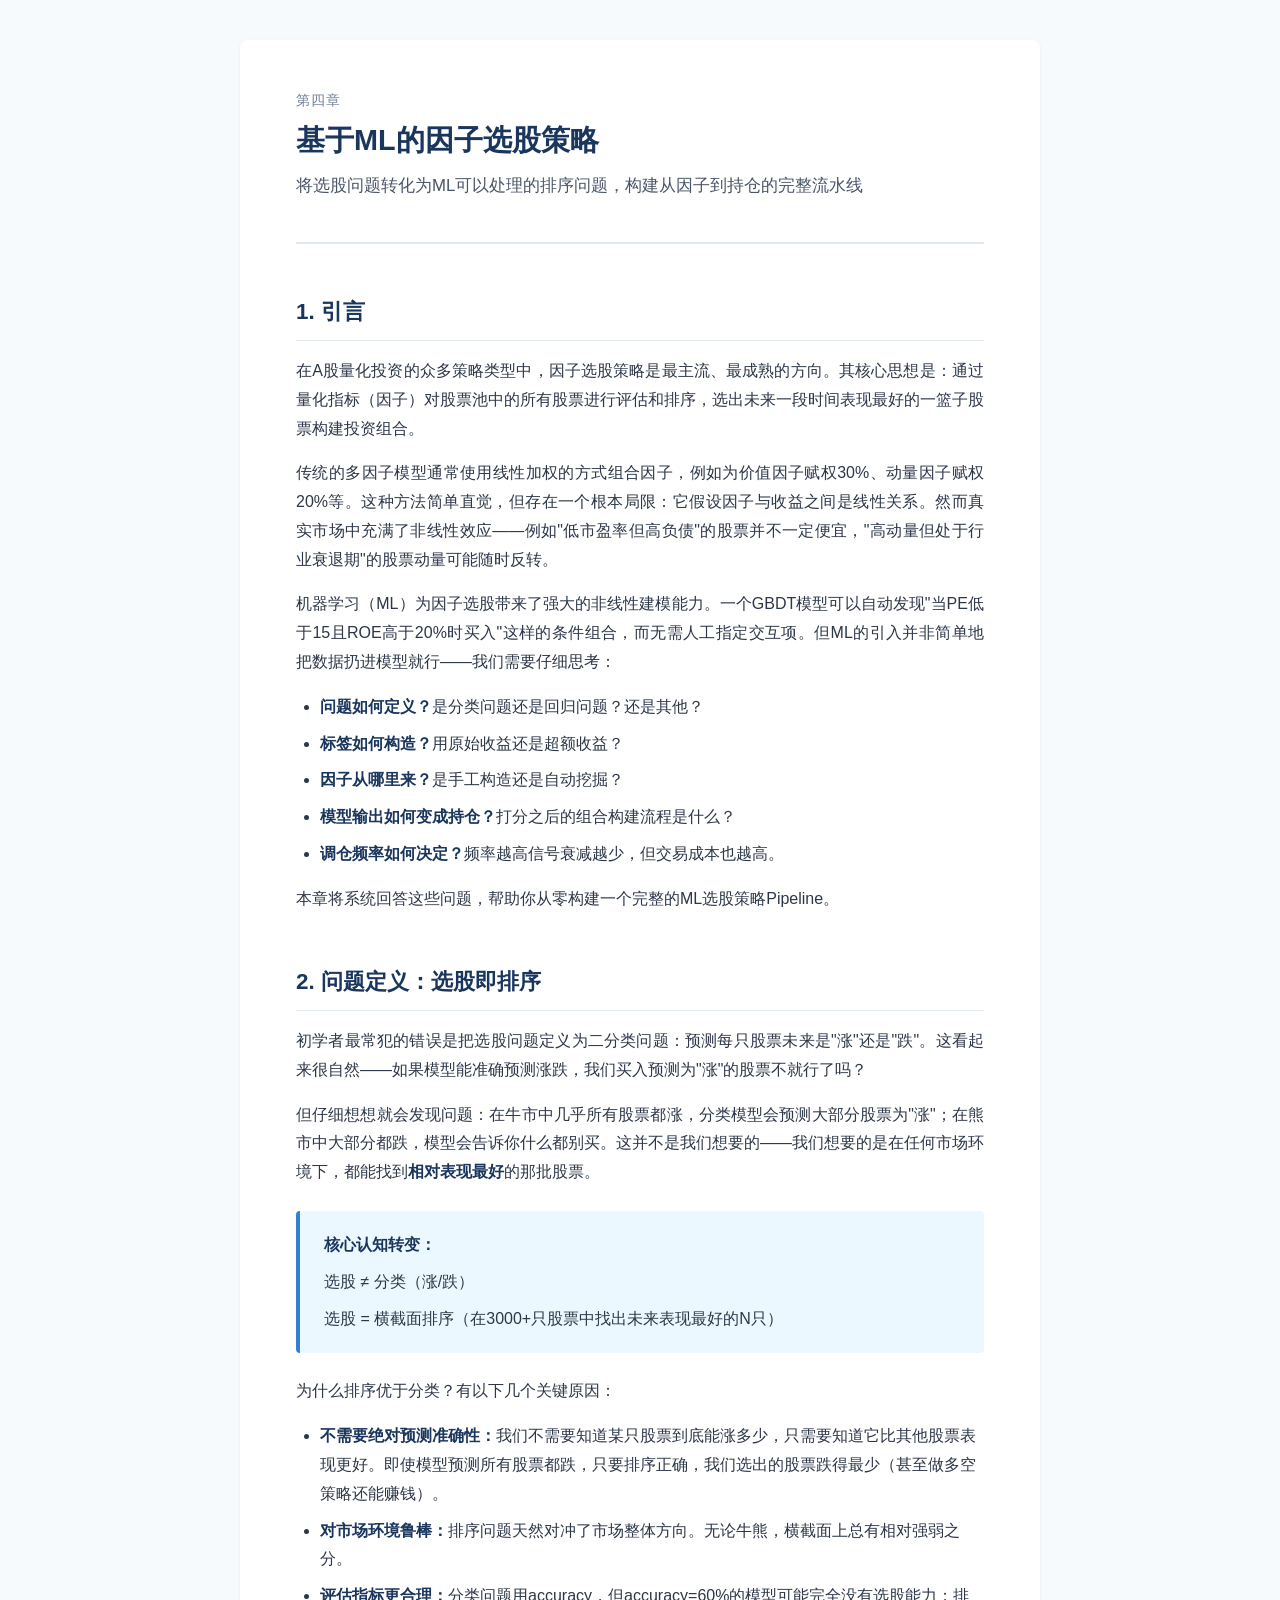
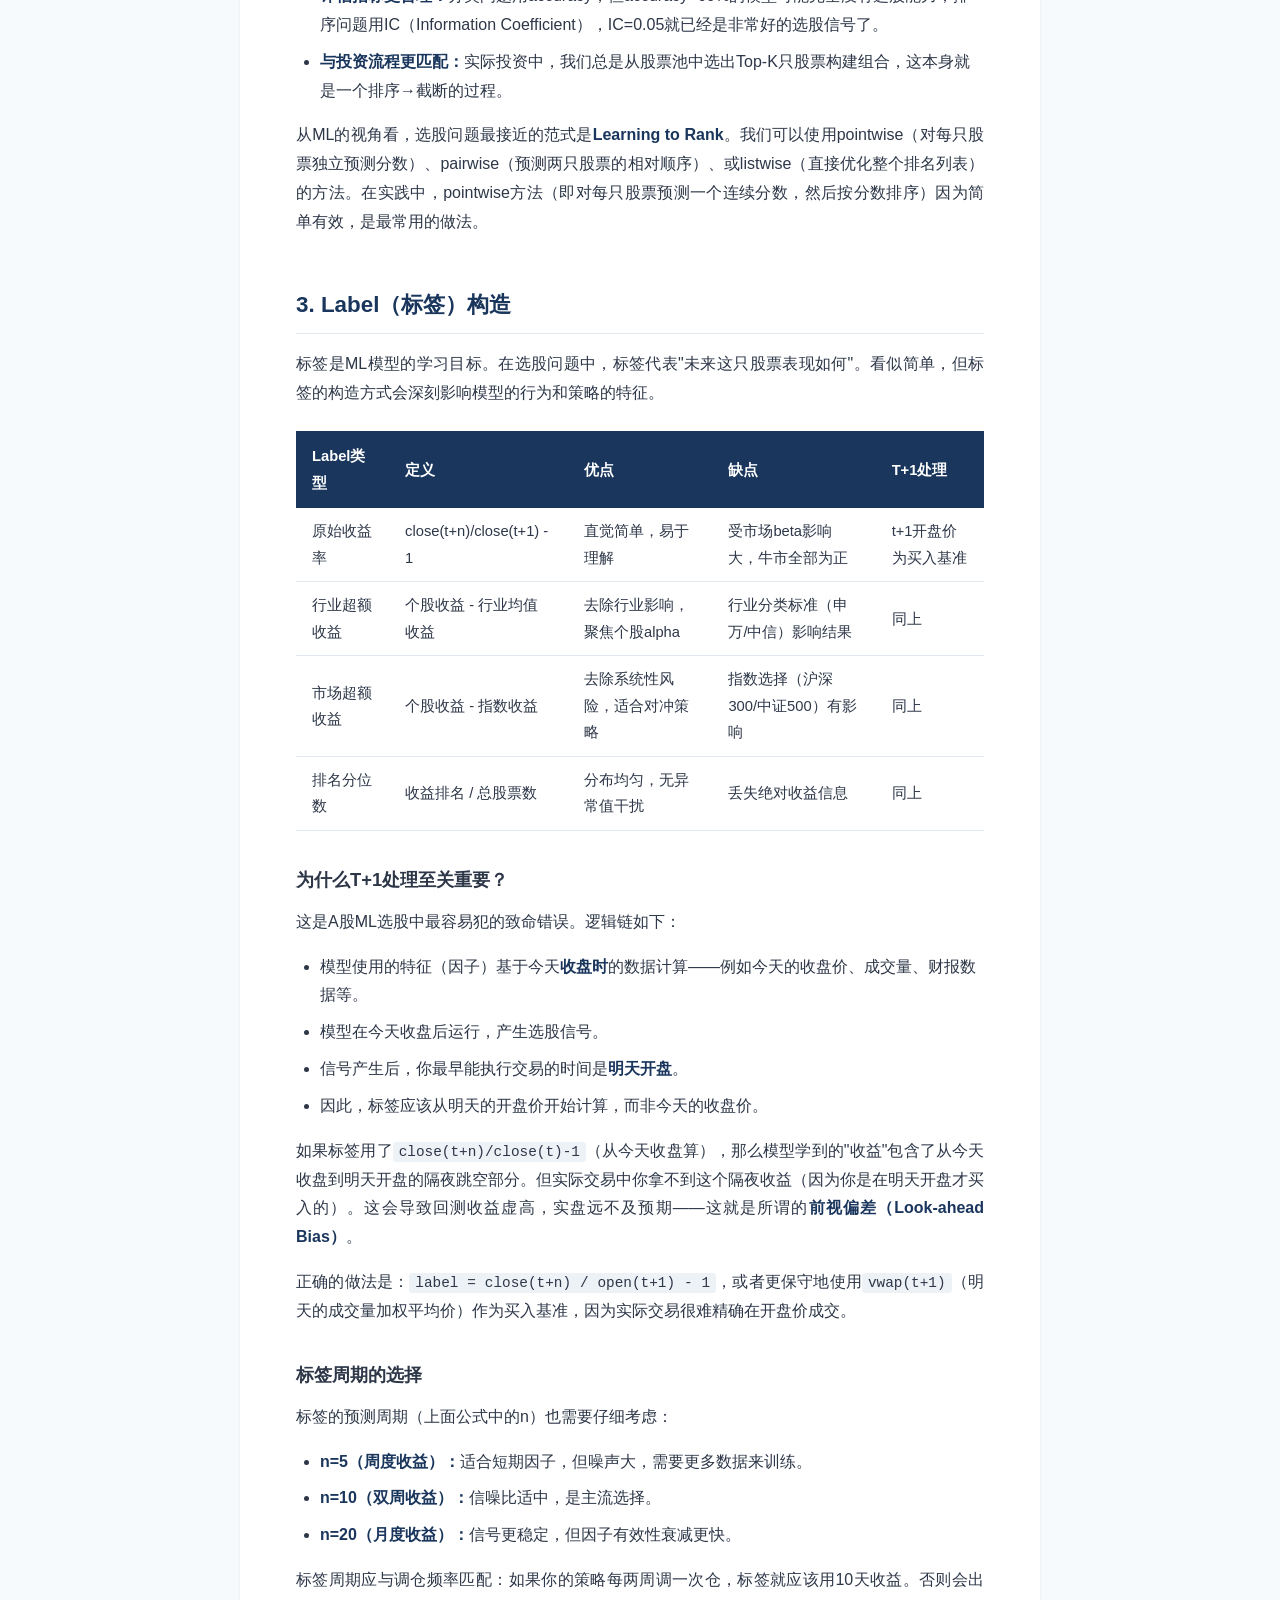
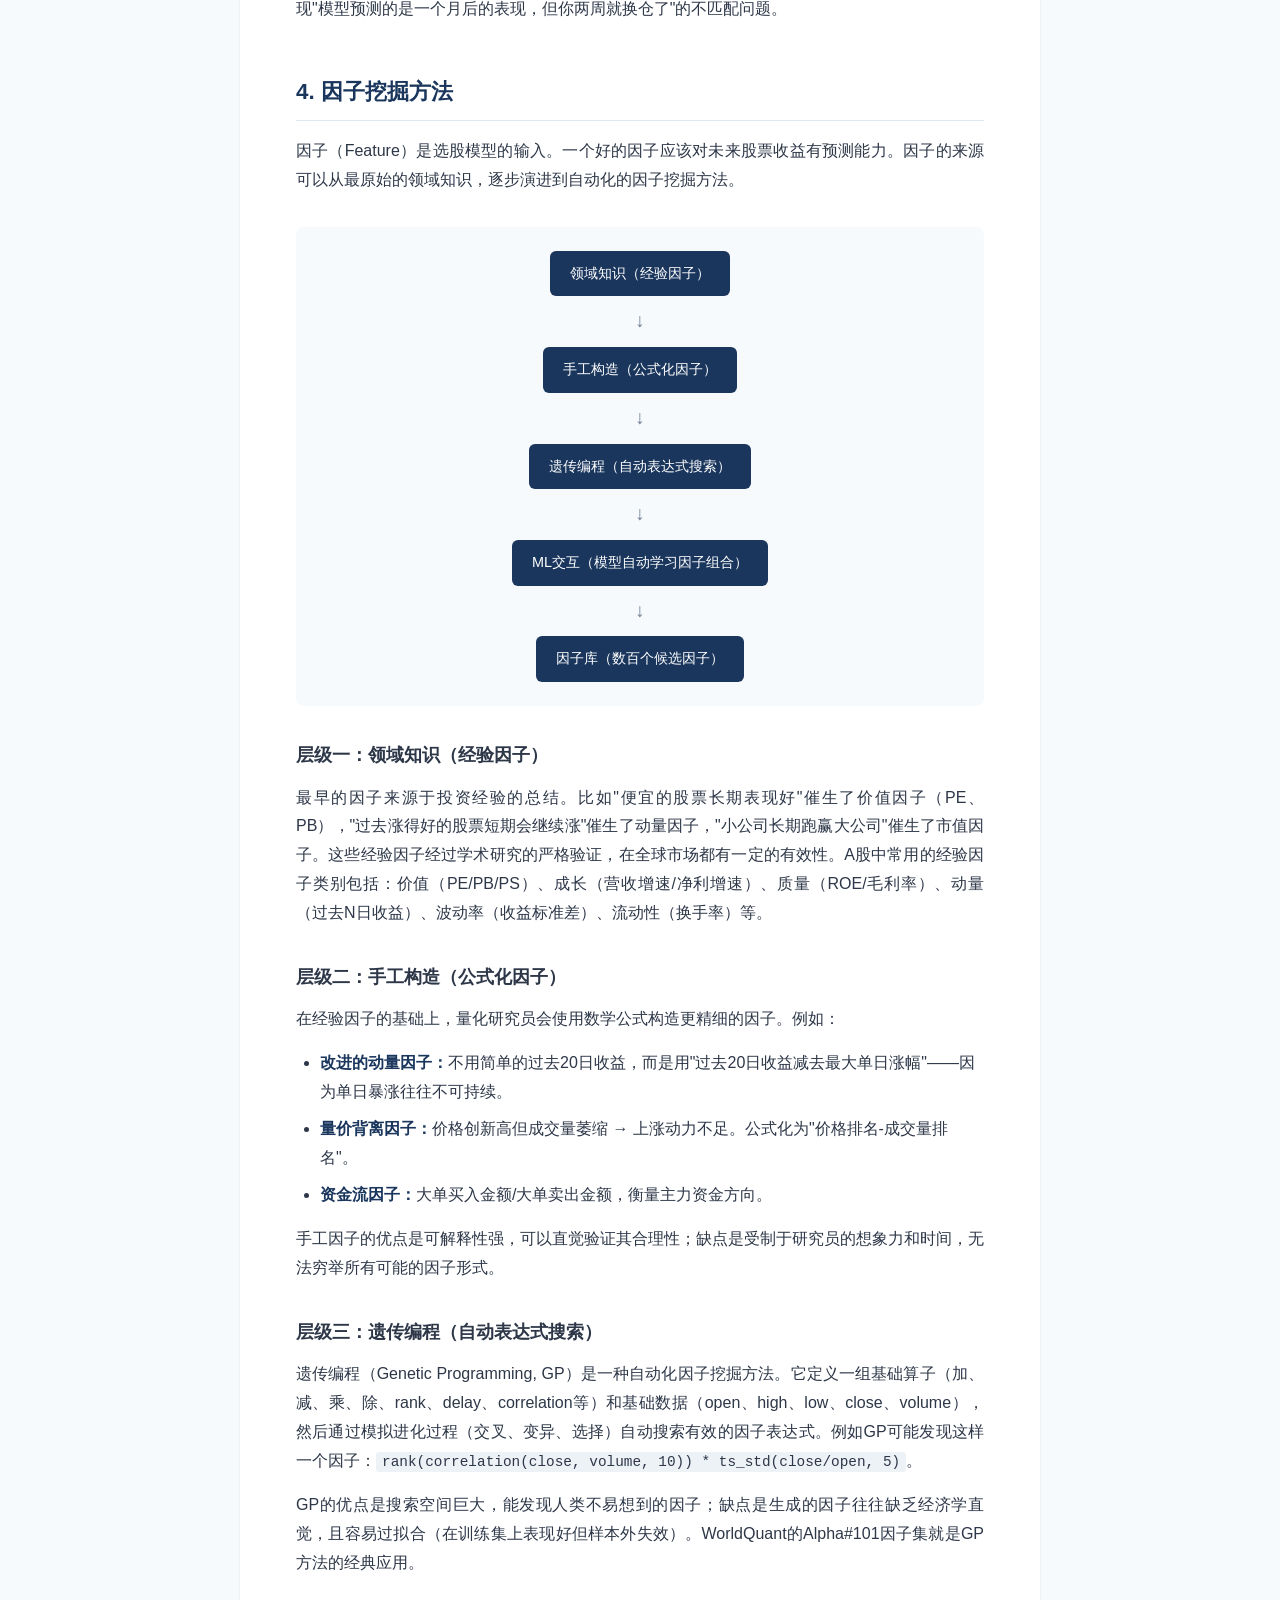
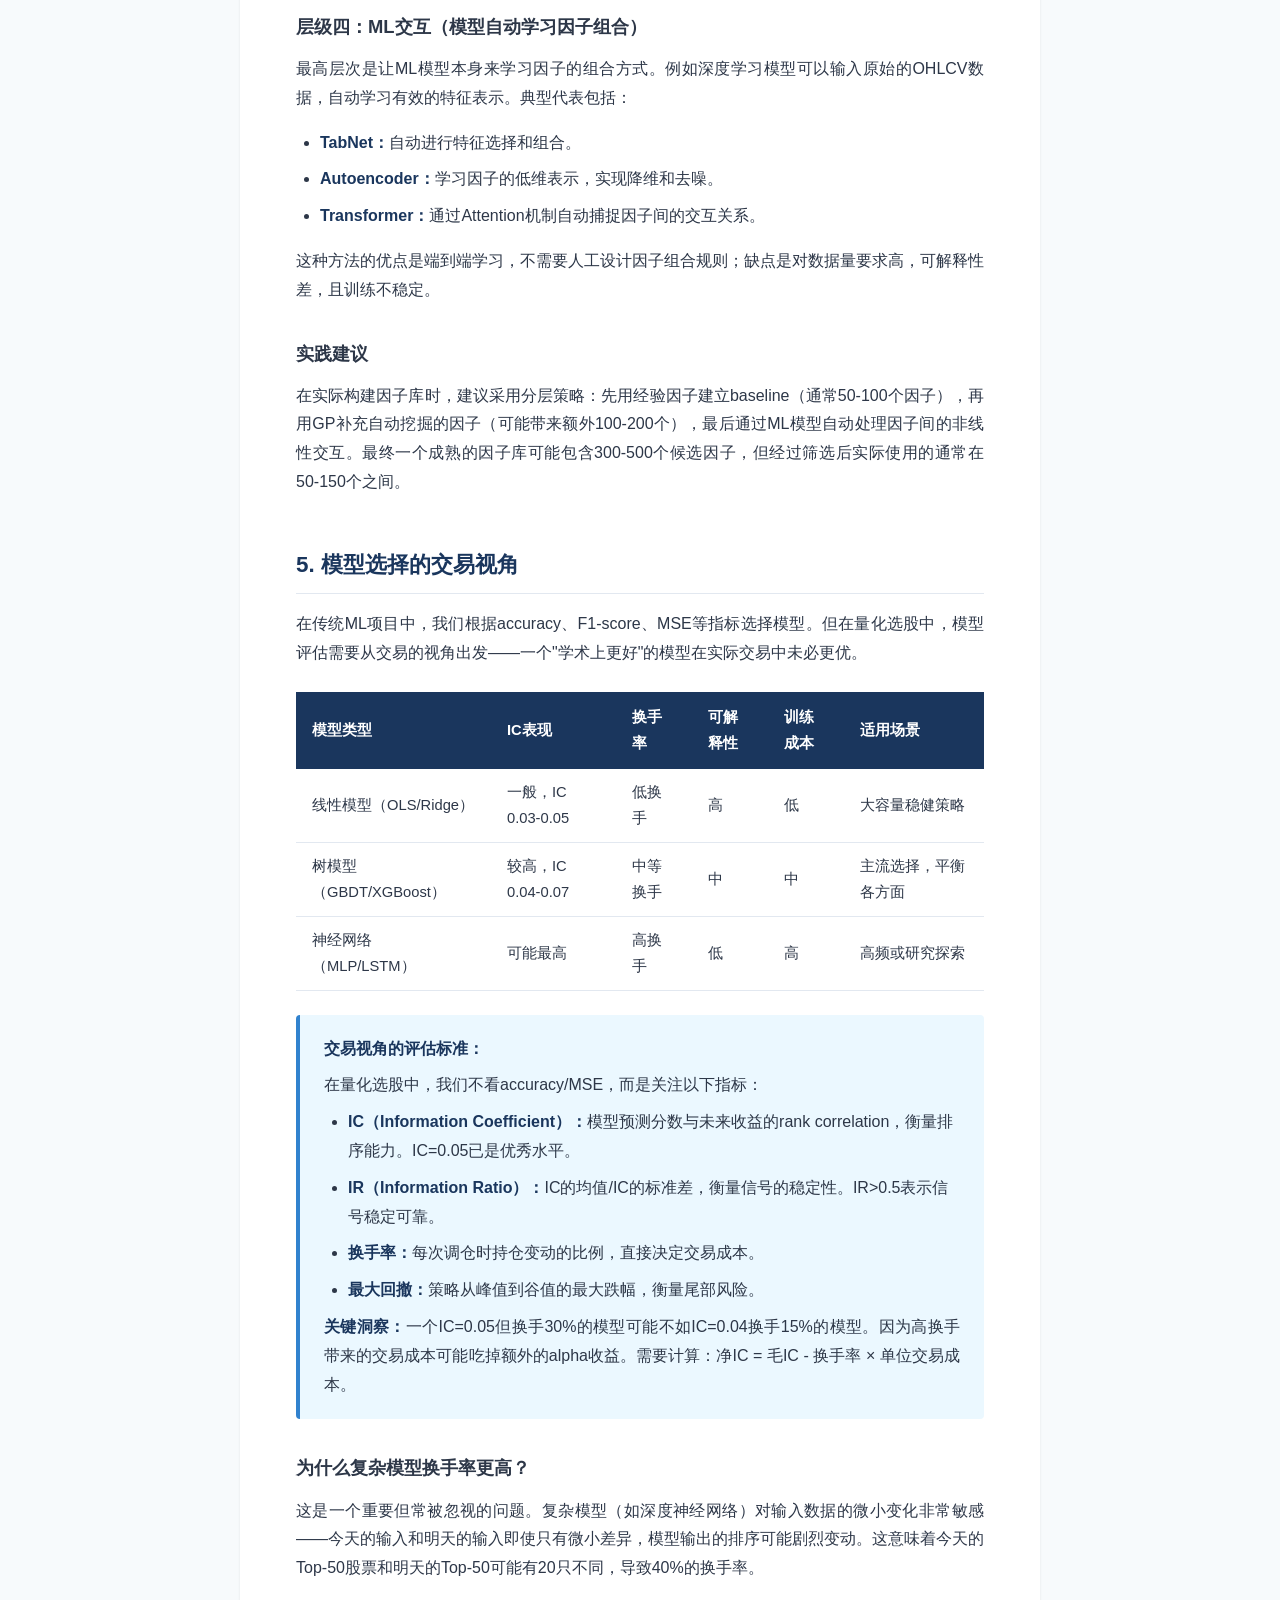
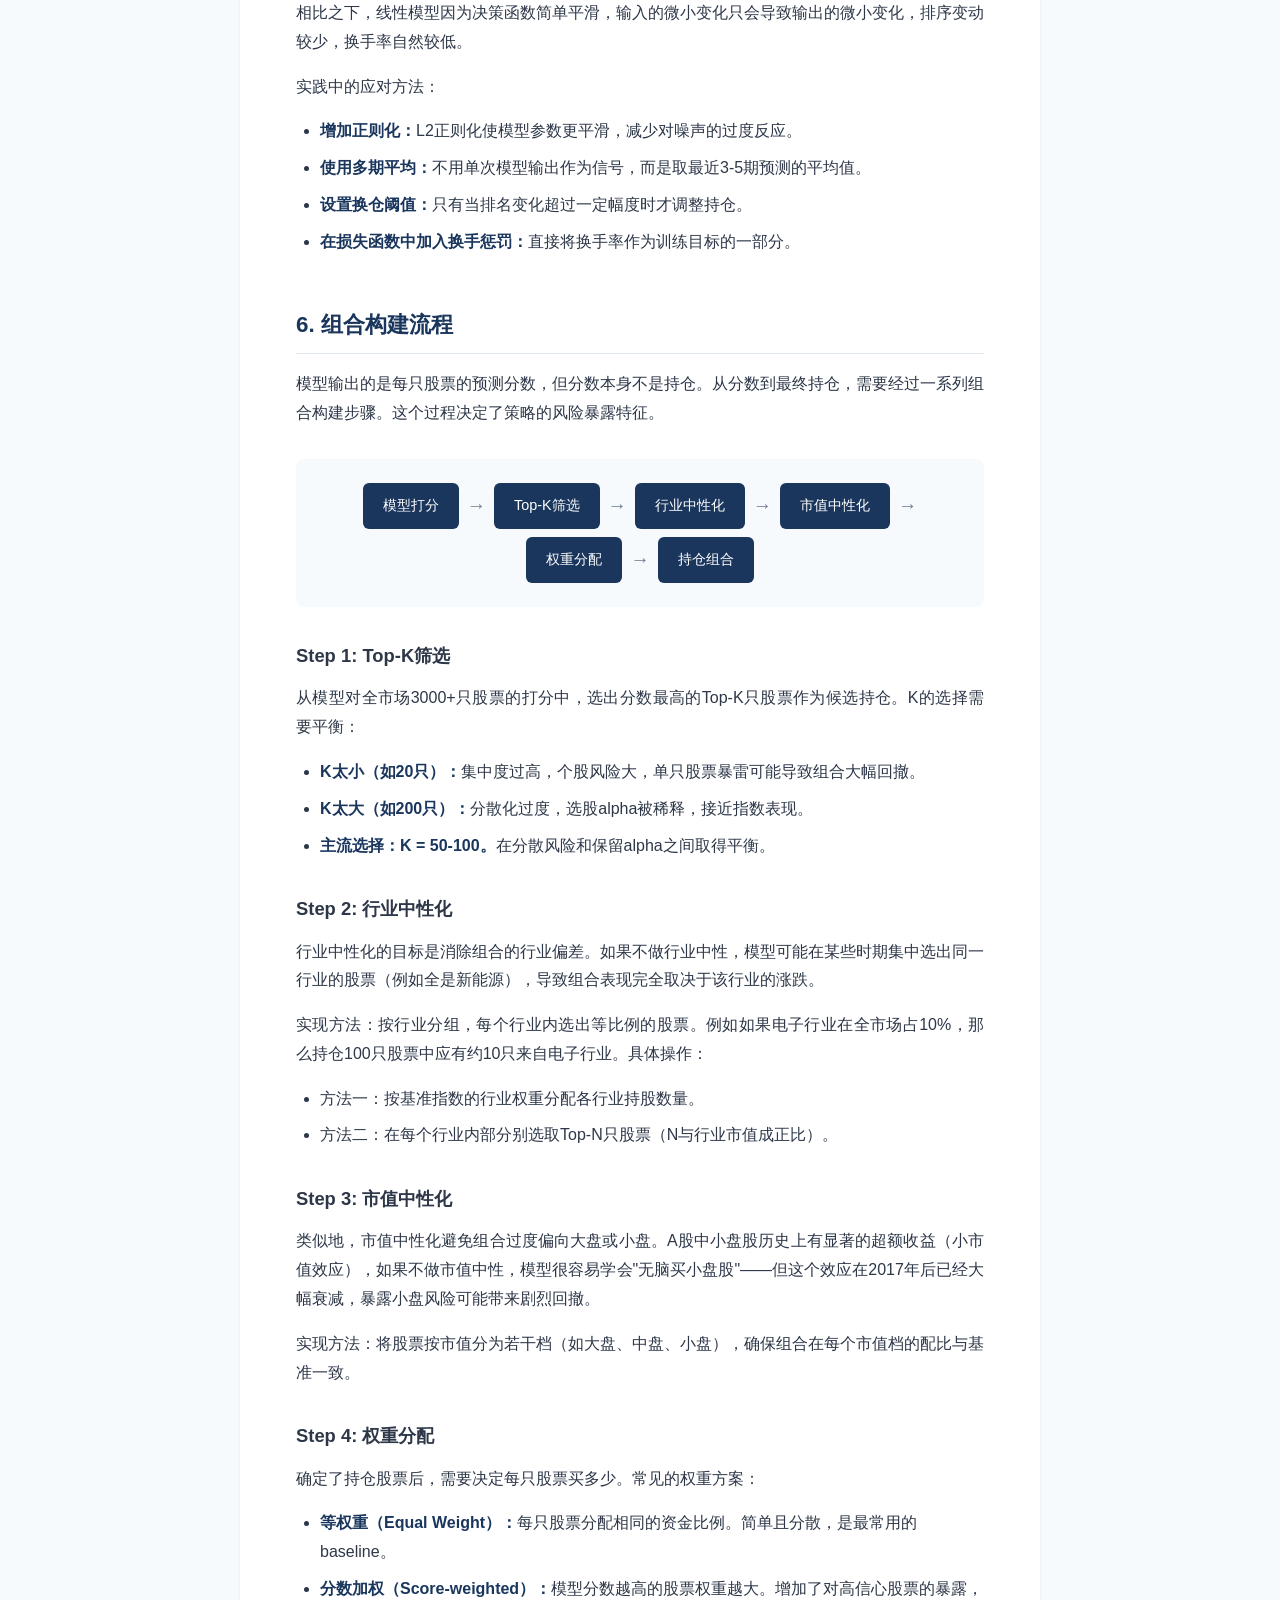
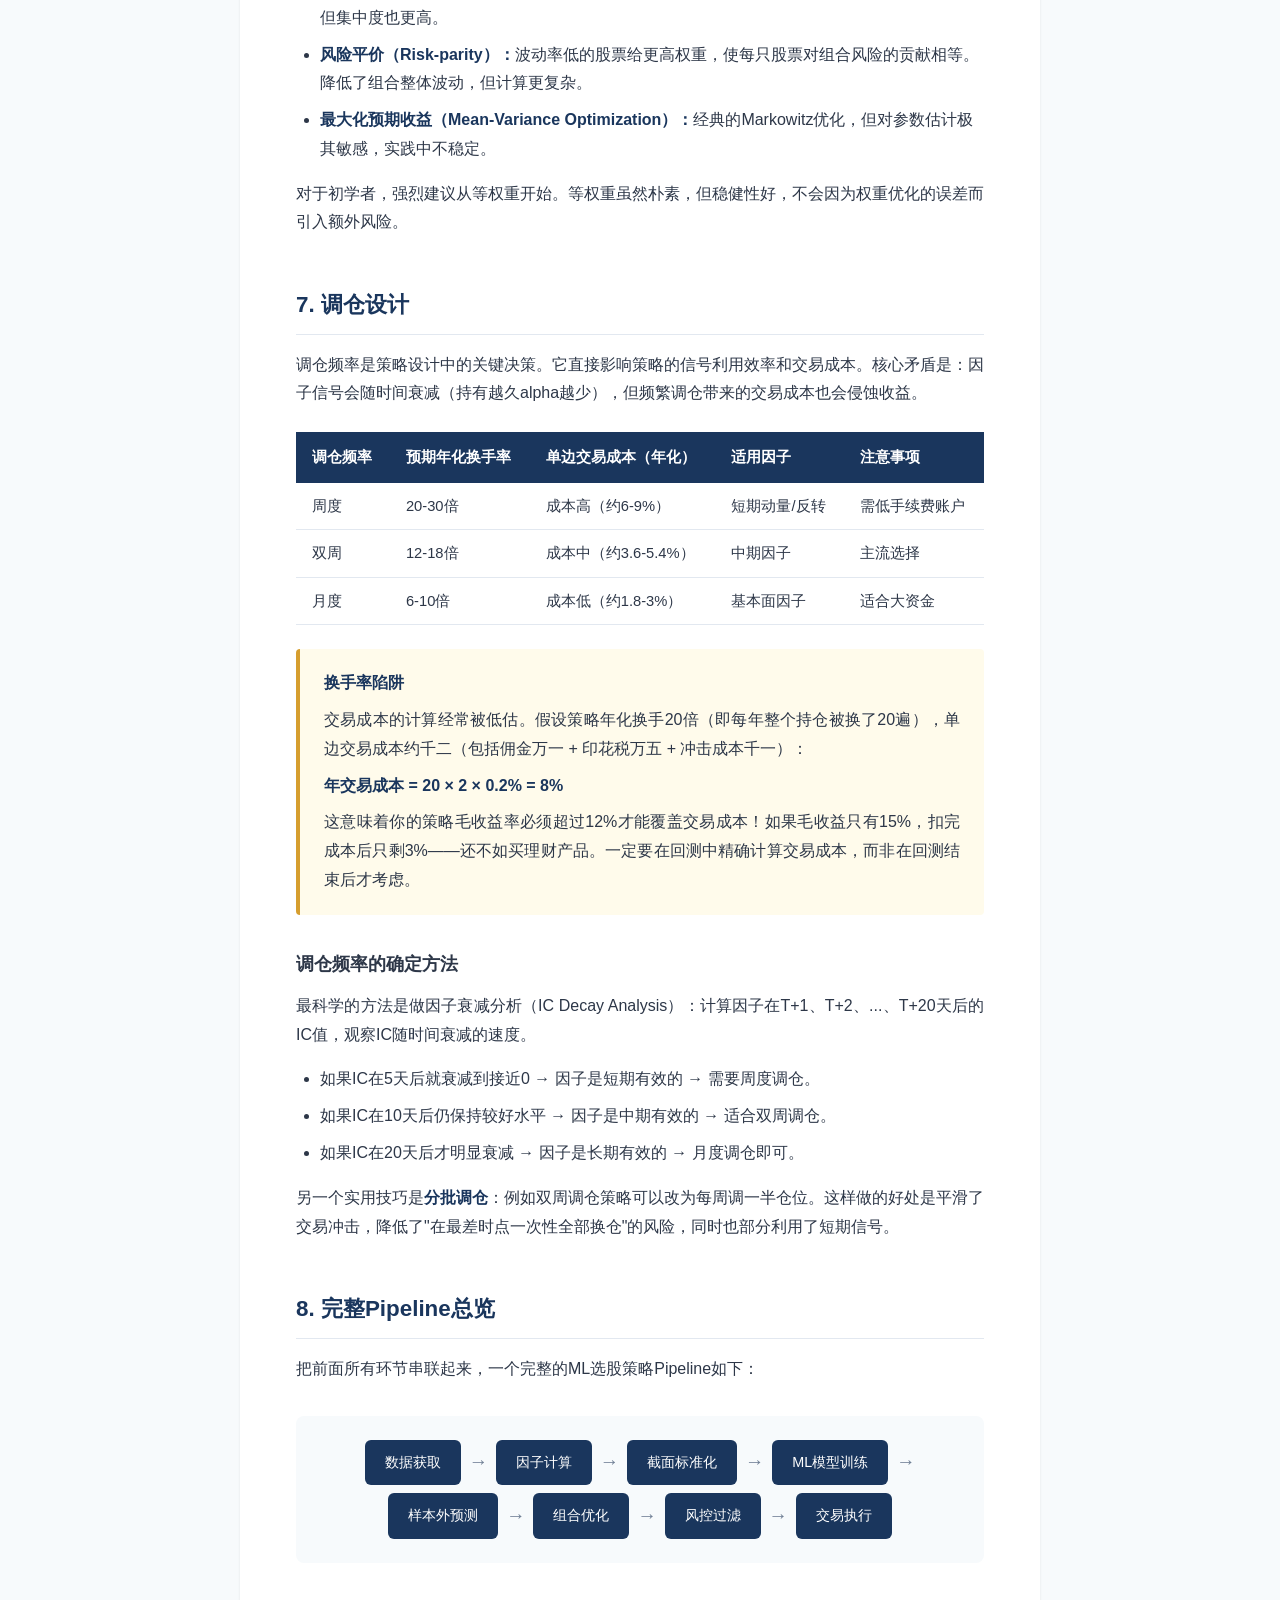
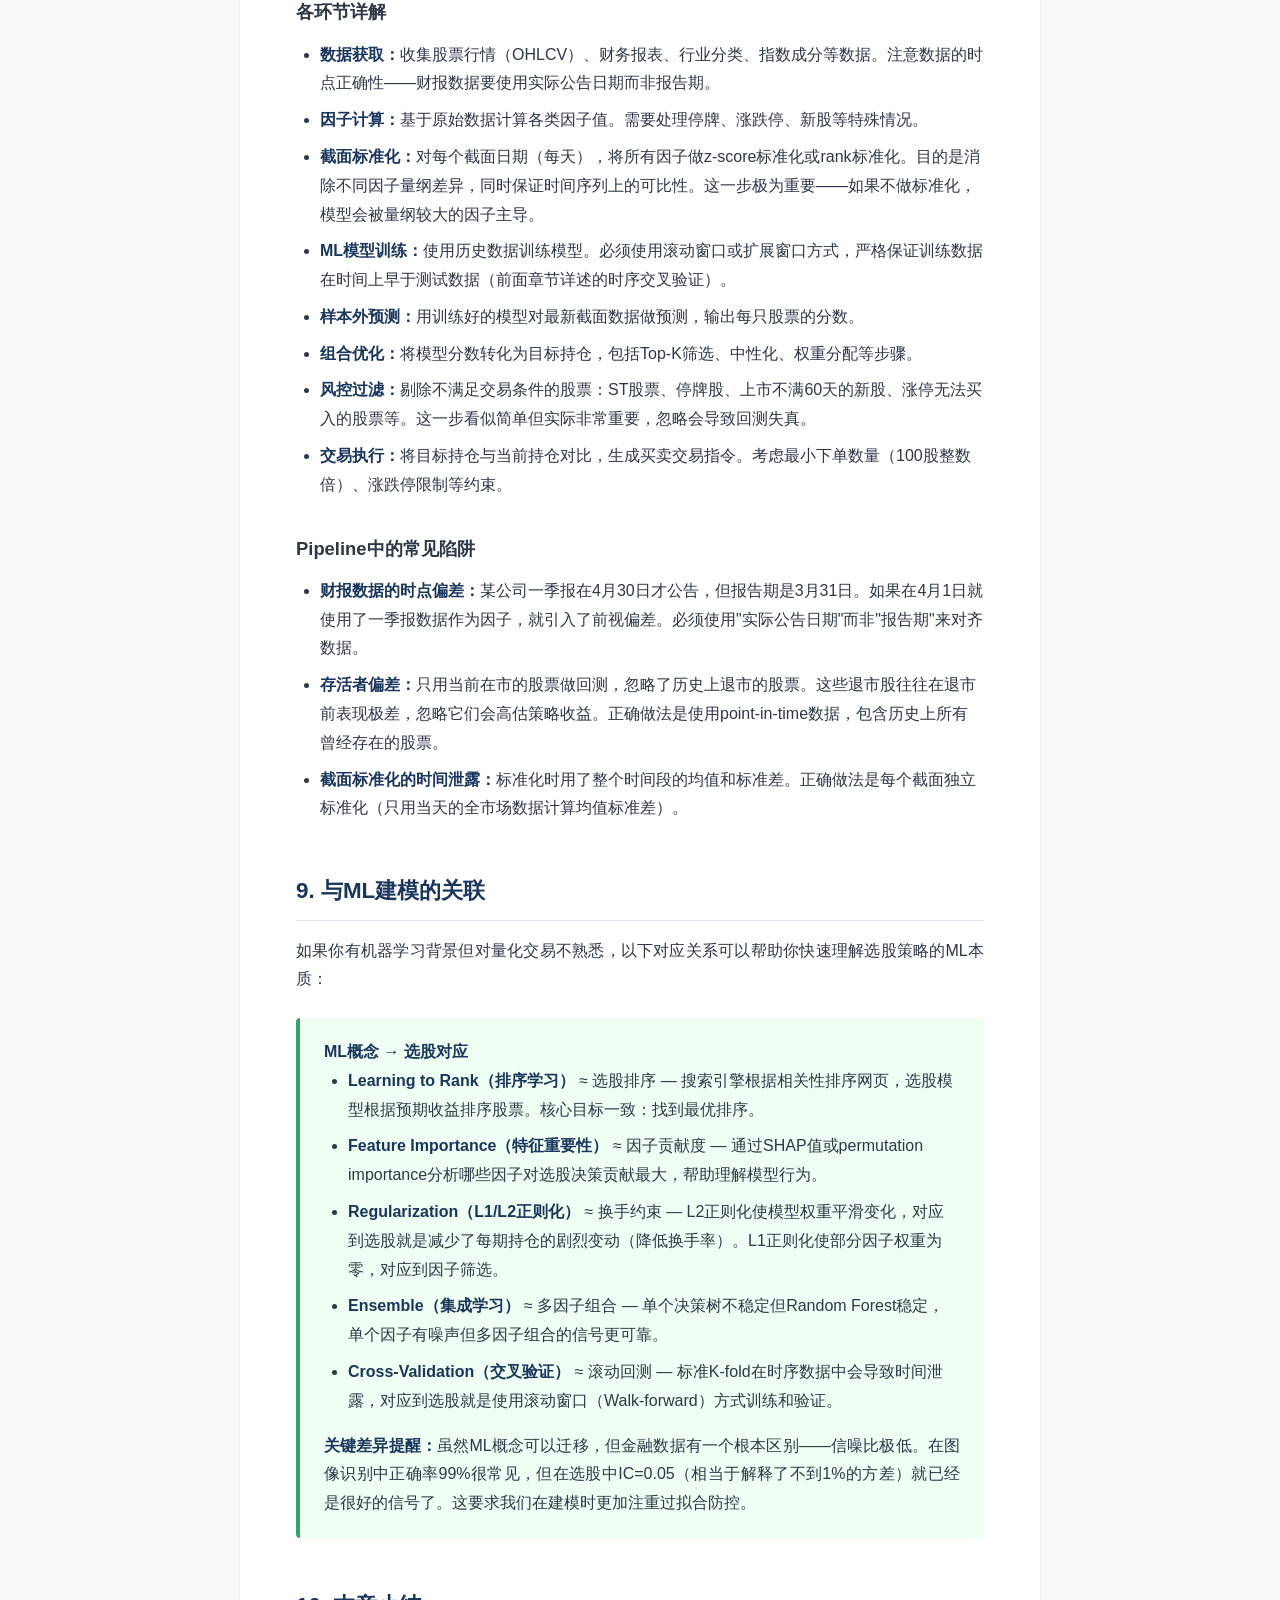
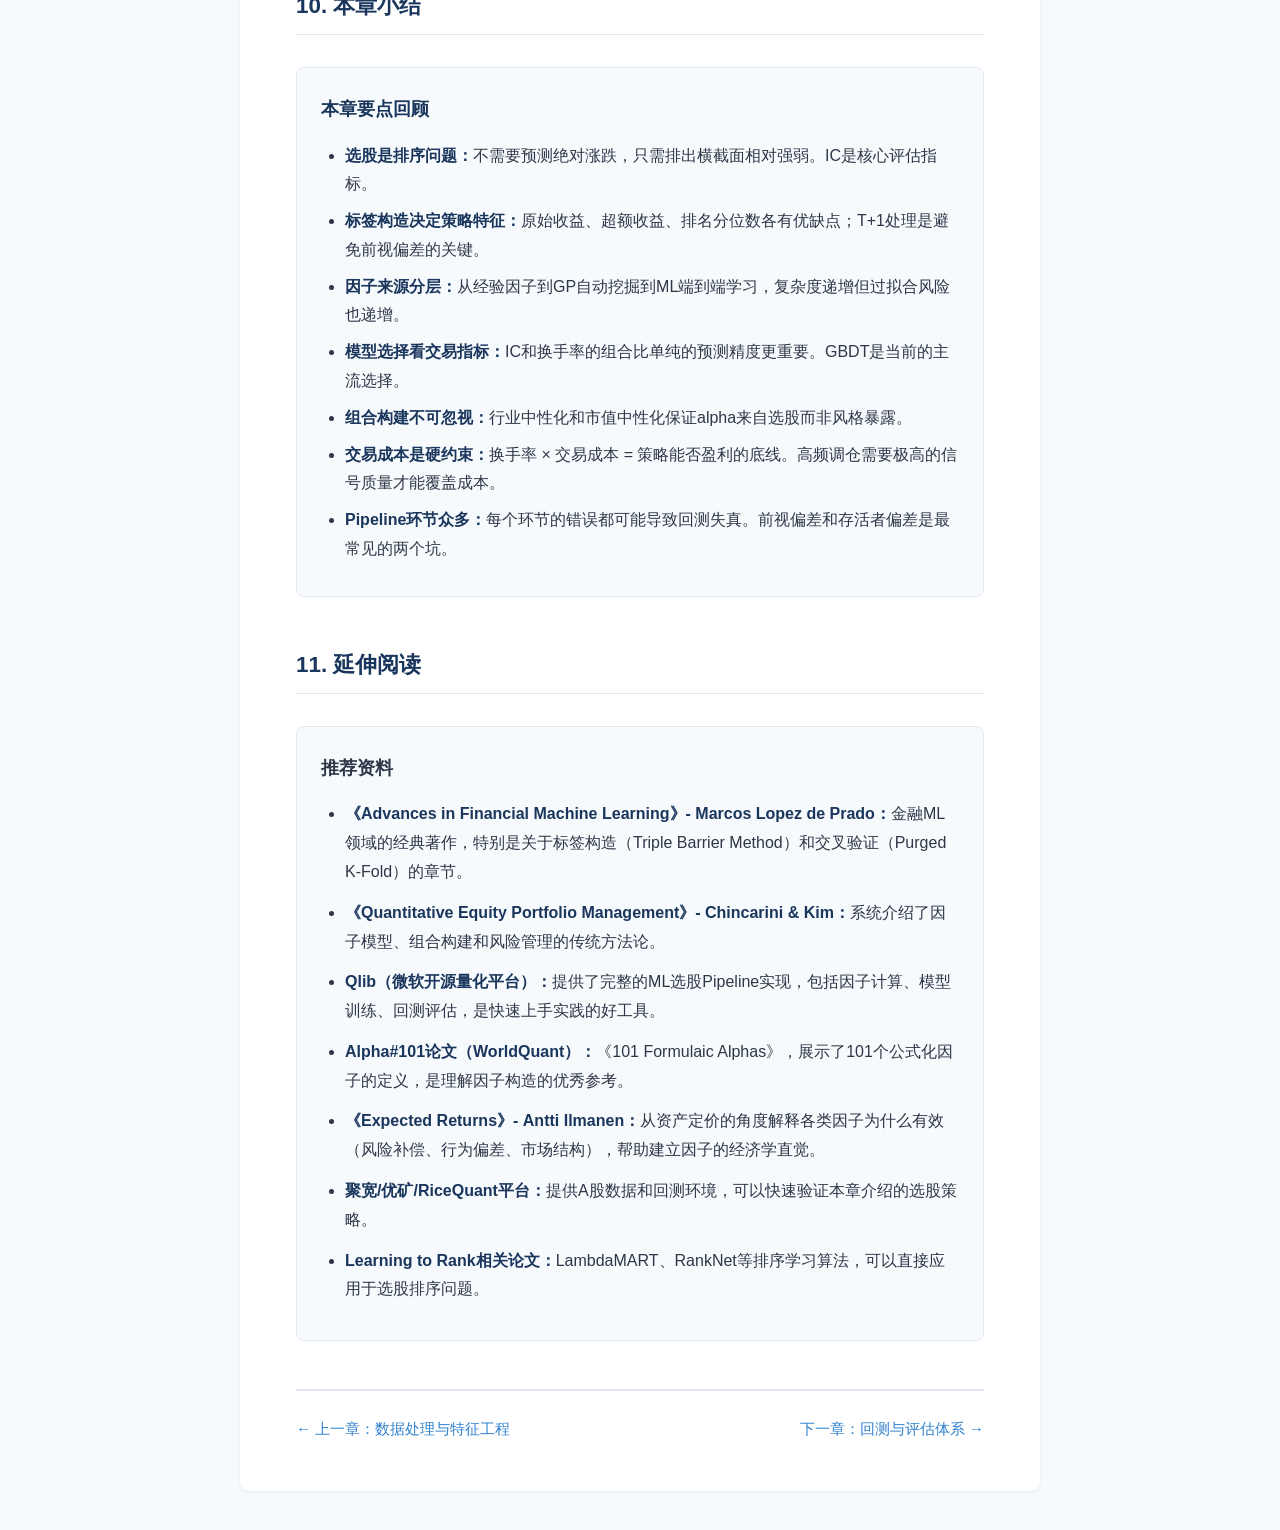
<file: ch04.html>
<!DOCTYPE html>
<html lang="zh-CN">
<head>
  <meta charset="UTF-8">
  <meta name="viewport" content="width=device-width, initial-scale=1.0">
  <title>第四章：基于ML的因子选股策略</title>
  <link rel="stylesheet" href="css/style.css">
</head>
<body>
  <div class="container">

    <div class="chapter-header">
      <p class="chapter-number">第四章</p>
      <h1>基于ML的因子选股策略</h1>
      <p class="chapter-summary">将选股问题转化为ML可以处理的排序问题，构建从因子到持仓的完整流水线</p>
    </div>

    <!-- Section 1: 引言 -->
    <h2>1. 引言</h2>
    <p>在A股量化投资的众多策略类型中，因子选股策略是最主流、最成熟的方向。其核心思想是：通过量化指标（因子）对股票池中的所有股票进行评估和排序，选出未来一段时间表现最好的一篮子股票构建投资组合。</p>
    <p>传统的多因子模型通常使用线性加权的方式组合因子，例如为价值因子赋权30%、动量因子赋权20%等。这种方法简单直觉，但存在一个根本局限：它假设因子与收益之间是线性关系。然而真实市场中充满了非线性效应——例如"低市盈率但高负债"的股票并不一定便宜，"高动量但处于行业衰退期"的股票动量可能随时反转。</p>
    <p>机器学习（ML）为因子选股带来了强大的非线性建模能力。一个GBDT模型可以自动发现"当PE低于15且ROE高于20%时买入"这样的条件组合，而无需人工指定交互项。但ML的引入并非简单地把数据扔进模型就行——我们需要仔细思考：</p>
    <ul>
      <li><strong>问题如何定义？</strong>是分类问题还是回归问题？还是其他？</li>
      <li><strong>标签如何构造？</strong>用原始收益还是超额收益？</li>
      <li><strong>因子从哪里来？</strong>是手工构造还是自动挖掘？</li>
      <li><strong>模型输出如何变成持仓？</strong>打分之后的组合构建流程是什么？</li>
      <li><strong>调仓频率如何决定？</strong>频率越高信号衰减越少，但交易成本也越高。</li>
    </ul>
    <p>本章将系统回答这些问题，帮助你从零构建一个完整的ML选股策略Pipeline。</p>

    <!-- Section 2: 问题定义 -->
    <h2>2. 问题定义：选股即排序</h2>
    <p>初学者最常犯的错误是把选股问题定义为二分类问题：预测每只股票未来是"涨"还是"跌"。这看起来很自然——如果模型能准确预测涨跌，我们买入预测为"涨"的股票不就行了吗？</p>
    <p>但仔细想想就会发现问题：在牛市中几乎所有股票都涨，分类模型会预测大部分股票为"涨"；在熊市中大部分都跌，模型会告诉你什么都别买。这并不是我们想要的——我们想要的是在任何市场环境下，都能找到<strong>相对表现最好</strong>的那批股票。</p>

    <div class="info-box">
      <p><strong>核心认知转变：</strong></p>
      <p>选股 ≠ 分类（涨/跌）</p>
      <p>选股 = 横截面排序（在3000+只股票中找出未来表现最好的N只）</p>
    </div>

    <p>为什么排序优于分类？有以下几个关键原因：</p>
    <ul>
      <li><strong>不需要绝对预测准确性：</strong>我们不需要知道某只股票到底能涨多少，只需要知道它比其他股票表现更好。即使模型预测所有股票都跌，只要排序正确，我们选出的股票跌得最少（甚至做多空策略还能赚钱）。</li>
      <li><strong>对市场环境鲁棒：</strong>排序问题天然对冲了市场整体方向。无论牛熊，横截面上总有相对强弱之分。</li>
      <li><strong>评估指标更合理：</strong>分类问题用accuracy，但accuracy=60%的模型可能完全没有选股能力；排序问题用IC（Information Coefficient），IC=0.05就已经是非常好的选股信号了。</li>
      <li><strong>与投资流程更匹配：</strong>实际投资中，我们总是从股票池中选出Top-K只股票构建组合，这本身就是一个排序→截断的过程。</li>
    </ul>
    <p>从ML的视角看，选股问题最接近的范式是<strong>Learning to Rank</strong>。我们可以使用pointwise（对每只股票独立预测分数）、pairwise（预测两只股票的相对顺序）、或listwise（直接优化整个排名列表）的方法。在实践中，pointwise方法（即对每只股票预测一个连续分数，然后按分数排序）因为简单有效，是最常用的做法。</p>

    <!-- Section 3: Label构造 -->
    <h2>3. Label（标签）构造</h2>
    <p>标签是ML模型的学习目标。在选股问题中，标签代表"未来这只股票表现如何"。看似简单，但标签的构造方式会深刻影响模型的行为和策略的特征。</p>

    <table>
      <thead>
        <tr>
          <th>Label类型</th>
          <th>定义</th>
          <th>优点</th>
          <th>缺点</th>
          <th>T+1处理</th>
        </tr>
      </thead>
      <tbody>
        <tr>
          <td>原始收益率</td>
          <td>close(t+n)/close(t+1) - 1</td>
          <td>直觉简单，易于理解</td>
          <td>受市场beta影响大，牛市全部为正</td>
          <td>t+1开盘价为买入基准</td>
        </tr>
        <tr>
          <td>行业超额收益</td>
          <td>个股收益 - 行业均值收益</td>
          <td>去除行业影响，聚焦个股alpha</td>
          <td>行业分类标准（申万/中信）影响结果</td>
          <td>同上</td>
        </tr>
        <tr>
          <td>市场超额收益</td>
          <td>个股收益 - 指数收益</td>
          <td>去除系统性风险，适合对冲策略</td>
          <td>指数选择（沪深300/中证500）有影响</td>
          <td>同上</td>
        </tr>
        <tr>
          <td>排名分位数</td>
          <td>收益排名 / 总股票数</td>
          <td>分布均匀，无异常值干扰</td>
          <td>丢失绝对收益信息</td>
          <td>同上</td>
        </tr>
      </tbody>
    </table>

    <h3>为什么T+1处理至关重要？</h3>
    <p>这是A股ML选股中最容易犯的致命错误。逻辑链如下：</p>
    <ul>
      <li>模型使用的特征（因子）基于今天<strong>收盘时</strong>的数据计算——例如今天的收盘价、成交量、财报数据等。</li>
      <li>模型在今天收盘后运行，产生选股信号。</li>
      <li>信号产生后，你最早能执行交易的时间是<strong>明天开盘</strong>。</li>
      <li>因此，标签应该从明天的开盘价开始计算，而非今天的收盘价。</li>
    </ul>
    <p>如果标签用了<code>close(t+n)/close(t)-1</code>（从今天收盘算），那么模型学到的"收益"包含了从今天收盘到明天开盘的隔夜跳空部分。但实际交易中你拿不到这个隔夜收益（因为你是在明天开盘才买入的）。这会导致回测收益虚高，实盘远不及预期——这就是所谓的<strong>前视偏差（Look-ahead Bias）</strong>。</p>
    <p>正确的做法是：<code>label = close(t+n) / open(t+1) - 1</code>，或者更保守地使用<code>vwap(t+1)</code>（明天的成交量加权平均价）作为买入基准，因为实际交易很难精确在开盘价成交。</p>

    <h3>标签周期的选择</h3>
    <p>标签的预测周期（上面公式中的n）也需要仔细考虑：</p>
    <ul>
      <li><strong>n=5（周度收益）：</strong>适合短期因子，但噪声大，需要更多数据来训练。</li>
      <li><strong>n=10（双周收益）：</strong>信噪比适中，是主流选择。</li>
      <li><strong>n=20（月度收益）：</strong>信号更稳定，但因子有效性衰减更快。</li>
    </ul>
    <p>标签周期应与调仓频率匹配：如果你的策略每两周调一次仓，标签就应该用10天收益。否则会出现"模型预测的是一个月后的表现，但你两周就换仓了"的不匹配问题。</p>

    <!-- Section 4: 因子挖掘方法 -->
    <h2>4. 因子挖掘方法</h2>
    <p>因子（Feature）是选股模型的输入。一个好的因子应该对未来股票收益有预测能力。因子的来源可以从最原始的领域知识，逐步演进到自动化的因子挖掘方法。</p>

    <div class="flowchart-vertical">
      <div class="flow-step">领域知识（经验因子）</div>
      <div class="flow-arrow-down">&#8595;</div>
      <div class="flow-step">手工构造（公式化因子）</div>
      <div class="flow-arrow-down">&#8595;</div>
      <div class="flow-step">遗传编程（自动表达式搜索）</div>
      <div class="flow-arrow-down">&#8595;</div>
      <div class="flow-step">ML交互（模型自动学习因子组合）</div>
      <div class="flow-arrow-down">&#8595;</div>
      <div class="flow-step">因子库（数百个候选因子）</div>
    </div>

    <h3>层级一：领域知识（经验因子）</h3>
    <p>最早的因子来源于投资经验的总结。比如"便宜的股票长期表现好"催生了价值因子（PE、PB），"过去涨得好的股票短期会继续涨"催生了动量因子，"小公司长期跑赢大公司"催生了市值因子。这些经验因子经过学术研究的严格验证，在全球市场都有一定的有效性。A股中常用的经验因子类别包括：价值（PE/PB/PS）、成长（营收增速/净利增速）、质量（ROE/毛利率）、动量（过去N日收益）、波动率（收益标准差）、流动性（换手率）等。</p>

    <h3>层级二：手工构造（公式化因子）</h3>
    <p>在经验因子的基础上，量化研究员会使用数学公式构造更精细的因子。例如：</p>
    <ul>
      <li><strong>改进的动量因子：</strong>不用简单的过去20日收益，而是用"过去20日收益减去最大单日涨幅"——因为单日暴涨往往不可持续。</li>
      <li><strong>量价背离因子：</strong>价格创新高但成交量萎缩 → 上涨动力不足。公式化为"价格排名-成交量排名"。</li>
      <li><strong>资金流因子：</strong>大单买入金额/大单卖出金额，衡量主力资金方向。</li>
    </ul>
    <p>手工因子的优点是可解释性强，可以直觉验证其合理性；缺点是受制于研究员的想象力和时间，无法穷举所有可能的因子形式。</p>

    <h3>层级三：遗传编程（自动表达式搜索）</h3>
    <p>遗传编程（Genetic Programming, GP）是一种自动化因子挖掘方法。它定义一组基础算子（加、减、乘、除、rank、delay、correlation等）和基础数据（open、high、low、close、volume），然后通过模拟进化过程（交叉、变异、选择）自动搜索有效的因子表达式。例如GP可能发现这样一个因子：<code>rank(correlation(close, volume, 10)) * ts_std(close/open, 5)</code>。</p>
    <p>GP的优点是搜索空间巨大，能发现人类不易想到的因子；缺点是生成的因子往往缺乏经济学直觉，且容易过拟合（在训练集上表现好但样本外失效）。WorldQuant的Alpha#101因子集就是GP方法的经典应用。</p>

    <h3>层级四：ML交互（模型自动学习因子组合）</h3>
    <p>最高层次是让ML模型本身来学习因子的组合方式。例如深度学习模型可以输入原始的OHLCV数据，自动学习有效的特征表示。典型代表包括：</p>
    <ul>
      <li><strong>TabNet：</strong>自动进行特征选择和组合。</li>
      <li><strong>Autoencoder：</strong>学习因子的低维表示，实现降维和去噪。</li>
      <li><strong>Transformer：</strong>通过Attention机制自动捕捉因子间的交互关系。</li>
    </ul>
    <p>这种方法的优点是端到端学习，不需要人工设计因子组合规则；缺点是对数据量要求高，可解释性差，且训练不稳定。</p>

    <h3>实践建议</h3>
    <p>在实际构建因子库时，建议采用分层策略：先用经验因子建立baseline（通常50-100个因子），再用GP补充自动挖掘的因子（可能带来额外100-200个），最后通过ML模型自动处理因子间的非线性交互。最终一个成熟的因子库可能包含300-500个候选因子，但经过筛选后实际使用的通常在50-150个之间。</p>

    <!-- Section 5: 模型选择的交易视角 -->
    <h2>5. 模型选择的交易视角</h2>
    <p>在传统ML项目中，我们根据accuracy、F1-score、MSE等指标选择模型。但在量化选股中，模型评估需要从交易的视角出发——一个"学术上更好"的模型在实际交易中未必更优。</p>

    <table>
      <thead>
        <tr>
          <th>模型类型</th>
          <th>IC表现</th>
          <th>换手率</th>
          <th>可解释性</th>
          <th>训练成本</th>
          <th>适用场景</th>
        </tr>
      </thead>
      <tbody>
        <tr>
          <td>线性模型（OLS/Ridge）</td>
          <td>一般，IC 0.03-0.05</td>
          <td>低换手</td>
          <td>高</td>
          <td>低</td>
          <td>大容量稳健策略</td>
        </tr>
        <tr>
          <td>树模型（GBDT/XGBoost）</td>
          <td>较高，IC 0.04-0.07</td>
          <td>中等换手</td>
          <td>中</td>
          <td>中</td>
          <td>主流选择，平衡各方面</td>
        </tr>
        <tr>
          <td>神经网络（MLP/LSTM）</td>
          <td>可能最高</td>
          <td>高换手</td>
          <td>低</td>
          <td>高</td>
          <td>高频或研究探索</td>
        </tr>
      </tbody>
    </table>

    <div class="info-box">
      <p><strong>交易视角的评估标准：</strong></p>
      <p>在量化选股中，我们不看accuracy/MSE，而是关注以下指标：</p>
      <ul>
        <li><strong>IC（Information Coefficient）：</strong>模型预测分数与未来收益的rank correlation，衡量排序能力。IC=0.05已是优秀水平。</li>
        <li><strong>IR（Information Ratio）：</strong>IC的均值/IC的标准差，衡量信号的稳定性。IR&gt;0.5表示信号稳定可靠。</li>
        <li><strong>换手率：</strong>每次调仓时持仓变动的比例，直接决定交易成本。</li>
        <li><strong>最大回撤：</strong>策略从峰值到谷值的最大跌幅，衡量尾部风险。</li>
      </ul>
      <p><strong>关键洞察：</strong>一个IC=0.05但换手30%的模型可能不如IC=0.04换手15%的模型。因为高换手带来的交易成本可能吃掉额外的alpha收益。需要计算：净IC = 毛IC - 换手率 × 单位交易成本。</p>
    </div>

    <h3>为什么复杂模型换手率更高？</h3>
    <p>这是一个重要但常被忽视的问题。复杂模型（如深度神经网络）对输入数据的微小变化非常敏感——今天的输入和明天的输入即使只有微小差异，模型输出的排序可能剧烈变动。这意味着今天的Top-50股票和明天的Top-50可能有20只不同，导致40%的换手率。</p>
    <p>相比之下，线性模型因为决策函数简单平滑，输入的微小变化只会导致输出的微小变化，排序变动较少，换手率自然较低。</p>
    <p>实践中的应对方法：</p>
    <ul>
      <li><strong>增加正则化：</strong>L2正则化使模型参数更平滑，减少对噪声的过度反应。</li>
      <li><strong>使用多期平均：</strong>不用单次模型输出作为信号，而是取最近3-5期预测的平均值。</li>
      <li><strong>设置换仓阈值：</strong>只有当排名变化超过一定幅度时才调整持仓。</li>
      <li><strong>在损失函数中加入换手惩罚：</strong>直接将换手率作为训练目标的一部分。</li>
    </ul>

    <!-- Section 6: 组合构建流程 -->
    <h2>6. 组合构建流程</h2>
    <p>模型输出的是每只股票的预测分数，但分数本身不是持仓。从分数到最终持仓，需要经过一系列组合构建步骤。这个过程决定了策略的风险暴露特征。</p>

    <div class="flowchart">
      <div class="flow-step">模型打分</div>
      <div class="flow-arrow">&#8594;</div>
      <div class="flow-step">Top-K筛选</div>
      <div class="flow-arrow">&#8594;</div>
      <div class="flow-step">行业中性化</div>
      <div class="flow-arrow">&#8594;</div>
      <div class="flow-step">市值中性化</div>
      <div class="flow-arrow">&#8594;</div>
      <div class="flow-step">权重分配</div>
      <div class="flow-arrow">&#8594;</div>
      <div class="flow-step">持仓组合</div>
    </div>

    <h3>Step 1: Top-K筛选</h3>
    <p>从模型对全市场3000+只股票的打分中，选出分数最高的Top-K只股票作为候选持仓。K的选择需要平衡：</p>
    <ul>
      <li><strong>K太小（如20只）：</strong>集中度过高，个股风险大，单只股票暴雷可能导致组合大幅回撤。</li>
      <li><strong>K太大（如200只）：</strong>分散化过度，选股alpha被稀释，接近指数表现。</li>
      <li><strong>主流选择：K = 50-100。</strong>在分散风险和保留alpha之间取得平衡。</li>
    </ul>

    <h3>Step 2: 行业中性化</h3>
    <p>行业中性化的目标是消除组合的行业偏差。如果不做行业中性，模型可能在某些时期集中选出同一行业的股票（例如全是新能源），导致组合表现完全取决于该行业的涨跌。</p>
    <p>实现方法：按行业分组，每个行业内选出等比例的股票。例如如果电子行业在全市场占10%，那么持仓100只股票中应有约10只来自电子行业。具体操作：</p>
    <ul>
      <li>方法一：按基准指数的行业权重分配各行业持股数量。</li>
      <li>方法二：在每个行业内部分别选取Top-N只股票（N与行业市值成正比）。</li>
    </ul>

    <h3>Step 3: 市值中性化</h3>
    <p>类似地，市值中性化避免组合过度偏向大盘或小盘。A股中小盘股历史上有显著的超额收益（小市值效应），如果不做市值中性，模型很容易学会"无脑买小盘股"——但这个效应在2017年后已经大幅衰减，暴露小盘风险可能带来剧烈回撤。</p>
    <p>实现方法：将股票按市值分为若干档（如大盘、中盘、小盘），确保组合在每个市值档的配比与基准一致。</p>

    <h3>Step 4: 权重分配</h3>
    <p>确定了持仓股票后，需要决定每只股票买多少。常见的权重方案：</p>
    <ul>
      <li><strong>等权重（Equal Weight）：</strong>每只股票分配相同的资金比例。简单且分散，是最常用的baseline。</li>
      <li><strong>分数加权（Score-weighted）：</strong>模型分数越高的股票权重越大。增加了对高信心股票的暴露，但集中度也更高。</li>
      <li><strong>风险平价（Risk-parity）：</strong>波动率低的股票给更高权重，使每只股票对组合风险的贡献相等。降低了组合整体波动，但计算更复杂。</li>
      <li><strong>最大化预期收益（Mean-Variance Optimization）：</strong>经典的Markowitz优化，但对参数估计极其敏感，实践中不稳定。</li>
    </ul>
    <p>对于初学者，强烈建议从等权重开始。等权重虽然朴素，但稳健性好，不会因为权重优化的误差而引入额外风险。</p>

    <!-- Section 7: 调仓设计 -->
    <h2>7. 调仓设计</h2>
    <p>调仓频率是策略设计中的关键决策。它直接影响策略的信号利用效率和交易成本。核心矛盾是：因子信号会随时间衰减（持有越久alpha越少），但频繁调仓带来的交易成本也会侵蚀收益。</p>

    <table>
      <thead>
        <tr>
          <th>调仓频率</th>
          <th>预期年化换手率</th>
          <th>单边交易成本（年化）</th>
          <th>适用因子</th>
          <th>注意事项</th>
        </tr>
      </thead>
      <tbody>
        <tr>
          <td>周度</td>
          <td>20-30倍</td>
          <td>成本高（约6-9%）</td>
          <td>短期动量/反转</td>
          <td>需低手续费账户</td>
        </tr>
        <tr>
          <td>双周</td>
          <td>12-18倍</td>
          <td>成本中（约3.6-5.4%）</td>
          <td>中期因子</td>
          <td>主流选择</td>
        </tr>
        <tr>
          <td>月度</td>
          <td>6-10倍</td>
          <td>成本低（约1.8-3%）</td>
          <td>基本面因子</td>
          <td>适合大资金</td>
        </tr>
      </tbody>
    </table>

    <div class="warning-box">
      <p><strong>换手率陷阱</strong></p>
      <p>交易成本的计算经常被低估。假设策略年化换手20倍（即每年整个持仓被换了20遍），单边交易成本约千二（包括佣金万一 + 印花税万五 + 冲击成本千一）：</p>
      <p><strong>年交易成本 = 20 × 2 × 0.2% = 8%</strong></p>
      <p>这意味着你的策略毛收益率必须超过12%才能覆盖交易成本！如果毛收益只有15%，扣完成本后只剩3%——还不如买理财产品。一定要在回测中精确计算交易成本，而非在回测结束后才考虑。</p>
    </div>

    <h3>调仓频率的确定方法</h3>
    <p>最科学的方法是做因子衰减分析（IC Decay Analysis）：计算因子在T+1、T+2、...、T+20天后的IC值，观察IC随时间衰减的速度。</p>
    <ul>
      <li>如果IC在5天后就衰减到接近0 → 因子是短期有效的 → 需要周度调仓。</li>
      <li>如果IC在10天后仍保持较好水平 → 因子是中期有效的 → 适合双周调仓。</li>
      <li>如果IC在20天后才明显衰减 → 因子是长期有效的 → 月度调仓即可。</li>
    </ul>
    <p>另一个实用技巧是<strong>分批调仓</strong>：例如双周调仓策略可以改为每周调一半仓位。这样做的好处是平滑了交易冲击，降低了"在最差时点一次性全部换仓"的风险，同时也部分利用了短期信号。</p>

    <!-- Section 8: 完整Pipeline总览 -->
    <h2>8. 完整Pipeline总览</h2>
    <p>把前面所有环节串联起来，一个完整的ML选股策略Pipeline如下：</p>

    <div class="flowchart">
      <div class="flow-step">数据获取</div>
      <div class="flow-arrow">&#8594;</div>
      <div class="flow-step">因子计算</div>
      <div class="flow-arrow">&#8594;</div>
      <div class="flow-step">截面标准化</div>
      <div class="flow-arrow">&#8594;</div>
      <div class="flow-step">ML模型训练</div>
      <div class="flow-arrow">&#8594;</div>
      <div class="flow-step">样本外预测</div>
      <div class="flow-arrow">&#8594;</div>
      <div class="flow-step">组合优化</div>
      <div class="flow-arrow">&#8594;</div>
      <div class="flow-step">风控过滤</div>
      <div class="flow-arrow">&#8594;</div>
      <div class="flow-step">交易执行</div>
    </div>

    <h3>各环节详解</h3>
    <ul>
      <li><strong>数据获取：</strong>收集股票行情（OHLCV）、财务报表、行业分类、指数成分等数据。注意数据的时点正确性——财报数据要使用实际公告日期而非报告期。</li>
      <li><strong>因子计算：</strong>基于原始数据计算各类因子值。需要处理停牌、涨跌停、新股等特殊情况。</li>
      <li><strong>截面标准化：</strong>对每个截面日期（每天），将所有因子做z-score标准化或rank标准化。目的是消除不同因子量纲差异，同时保证时间序列上的可比性。这一步极为重要——如果不做标准化，模型会被量纲较大的因子主导。</li>
      <li><strong>ML模型训练：</strong>使用历史数据训练模型。必须使用滚动窗口或扩展窗口方式，严格保证训练数据在时间上早于测试数据（前面章节详述的时序交叉验证）。</li>
      <li><strong>样本外预测：</strong>用训练好的模型对最新截面数据做预测，输出每只股票的分数。</li>
      <li><strong>组合优化：</strong>将模型分数转化为目标持仓，包括Top-K筛选、中性化、权重分配等步骤。</li>
      <li><strong>风控过滤：</strong>剔除不满足交易条件的股票：ST股票、停牌股、上市不满60天的新股、涨停无法买入的股票等。这一步看似简单但实际非常重要，忽略会导致回测失真。</li>
      <li><strong>交易执行：</strong>将目标持仓与当前持仓对比，生成买卖交易指令。考虑最小下单数量（100股整数倍）、涨跌停限制等约束。</li>
    </ul>

    <h3>Pipeline中的常见陷阱</h3>
    <ul>
      <li><strong>财报数据的时点偏差：</strong>某公司一季报在4月30日才公告，但报告期是3月31日。如果在4月1日就使用了一季报数据作为因子，就引入了前视偏差。必须使用"实际公告日期"而非"报告期"来对齐数据。</li>
      <li><strong>存活者偏差：</strong>只用当前在市的股票做回测，忽略了历史上退市的股票。这些退市股往往在退市前表现极差，忽略它们会高估策略收益。正确做法是使用point-in-time数据，包含历史上所有曾经存在的股票。</li>
      <li><strong>截面标准化的时间泄露：</strong>标准化时用了整个时间段的均值和标准差。正确做法是每个截面独立标准化（只用当天的全市场数据计算均值标准差）。</li>
    </ul>

    <!-- Section 9: 与ML建模的关联 -->
    <h2>9. 与ML建模的关联</h2>
    <p>如果你有机器学习背景但对量化交易不熟悉，以下对应关系可以帮助你快速理解选股策略的ML本质：</p>

    <div class="ml-bridge">
      <p><strong>ML概念 → 选股对应</strong></p>
      <ul>
        <li><strong>Learning to Rank（排序学习）</strong> ≈ 选股排序 — 搜索引擎根据相关性排序网页，选股模型根据预期收益排序股票。核心目标一致：找到最优排序。</li>
        <li><strong>Feature Importance（特征重要性）</strong> ≈ 因子贡献度 — 通过SHAP值或permutation importance分析哪些因子对选股决策贡献最大，帮助理解模型行为。</li>
        <li><strong>Regularization（L1/L2正则化）</strong> ≈ 换手约束 — L2正则化使模型权重平滑变化，对应到选股就是减少了每期持仓的剧烈变动（降低换手率）。L1正则化使部分因子权重为零，对应到因子筛选。</li>
        <li><strong>Ensemble（集成学习）</strong> ≈ 多因子组合 — 单个决策树不稳定但Random Forest稳定，单个因子有噪声但多因子组合的信号更可靠。</li>
        <li><strong>Cross-Validation（交叉验证）</strong> ≈ 滚动回测 — 标准K-fold在时序数据中会导致时间泄露，对应到选股就是使用滚动窗口（Walk-forward）方式训练和验证。</li>
      </ul>
      <p><strong>关键差异提醒：</strong>虽然ML概念可以迁移，但金融数据有一个根本区别——信噪比极低。在图像识别中正确率99%很常见，但在选股中IC=0.05（相当于解释了不到1%的方差）就已经是很好的信号了。这要求我们在建模时更加注重过拟合防控。</p>
    </div>

    <!-- Section 10: 本章小结 -->
    <h2>10. 本章小结</h2>

    <div class="summary-box">
      <h3>本章要点回顾</h3>
      <ul>
        <li><strong>选股是排序问题：</strong>不需要预测绝对涨跌，只需排出横截面相对强弱。IC是核心评估指标。</li>
        <li><strong>标签构造决定策略特征：</strong>原始收益、超额收益、排名分位数各有优缺点；T+1处理是避免前视偏差的关键。</li>
        <li><strong>因子来源分层：</strong>从经验因子到GP自动挖掘到ML端到端学习，复杂度递增但过拟合风险也递增。</li>
        <li><strong>模型选择看交易指标：</strong>IC和换手率的组合比单纯的预测精度更重要。GBDT是当前的主流选择。</li>
        <li><strong>组合构建不可忽视：</strong>行业中性化和市值中性化保证alpha来自选股而非风格暴露。</li>
        <li><strong>交易成本是硬约束：</strong>换手率 × 交易成本 = 策略能否盈利的底线。高频调仓需要极高的信号质量才能覆盖成本。</li>
        <li><strong>Pipeline环节众多：</strong>每个环节的错误都可能导致回测失真。前视偏差和存活者偏差是最常见的两个坑。</li>
      </ul>
    </div>

    <!-- Section 11: 延伸阅读 -->
    <h2>11. 延伸阅读</h2>

    <div class="reading-list">
      <h3>推荐资料</h3>
      <ul>
        <li><strong>《Advances in Financial Machine Learning》- Marcos Lopez de Prado：</strong>金融ML领域的经典著作，特别是关于标签构造（Triple Barrier Method）和交叉验证（Purged K-Fold）的章节。</li>
        <li><strong>《Quantitative Equity Portfolio Management》- Chincarini & Kim：</strong>系统介绍了因子模型、组合构建和风险管理的传统方法论。</li>
        <li><strong>Qlib（微软开源量化平台）：</strong>提供了完整的ML选股Pipeline实现，包括因子计算、模型训练、回测评估，是快速上手实践的好工具。</li>
        <li><strong>Alpha#101论文（WorldQuant）：</strong>《101 Formulaic Alphas》，展示了101个公式化因子的定义，是理解因子构造的优秀参考。</li>
        <li><strong>《Expected Returns》- Antti Ilmanen：</strong>从资产定价的角度解释各类因子为什么有效（风险补偿、行为偏差、市场结构），帮助建立因子的经济学直觉。</li>
        <li><strong>聚宽/优矿/RiceQuant平台：</strong>提供A股数据和回测环境，可以快速验证本章介绍的选股策略。</li>
        <li><strong>Learning to Rank相关论文：</strong>LambdaMART、RankNet等排序学习算法，可以直接应用于选股排序问题。</li>
      </ul>
    </div>

    <!-- Navigation -->
    <div class="chapter-nav">
      <a href="ch03.html">&larr; 上一章：数据处理与特征工程</a>
      <a href="ch05.html">下一章：回测与评估体系 &rarr;</a>
    </div>

  </div>
</body>
</html>
</file>
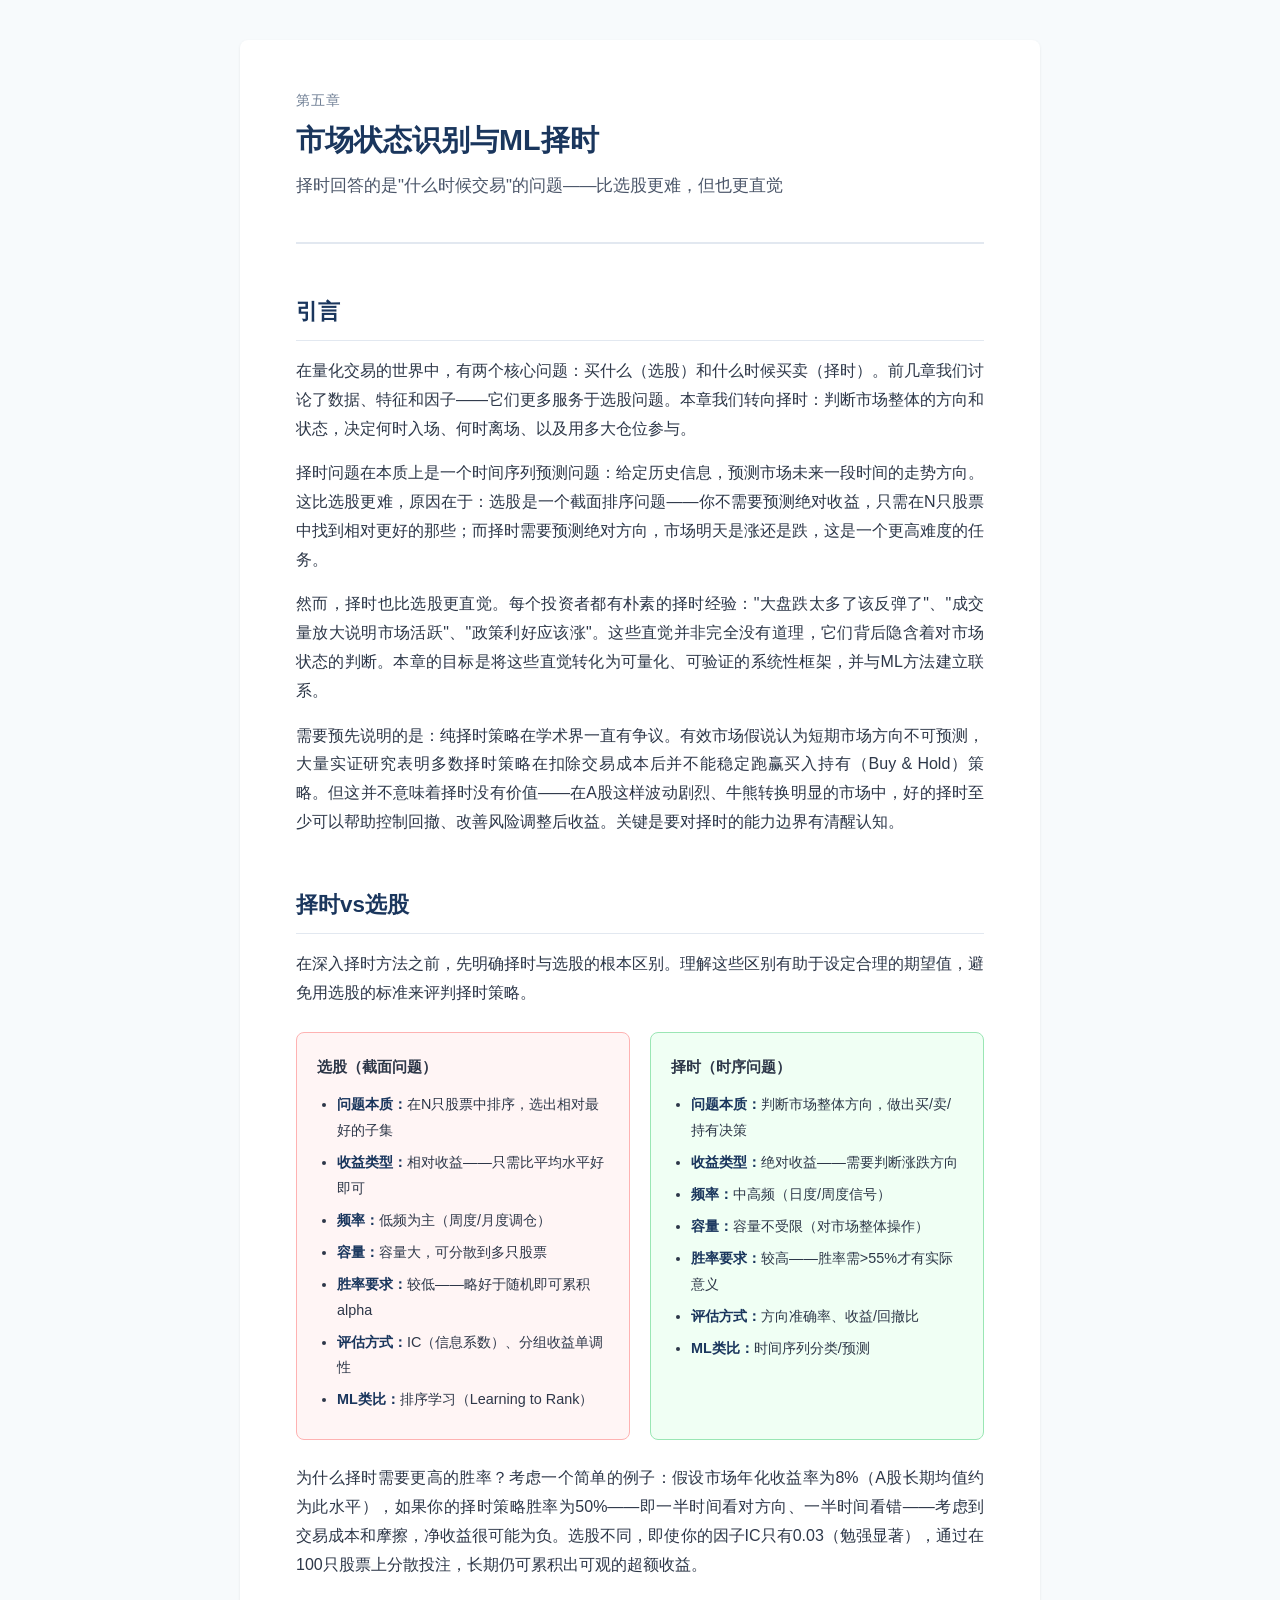
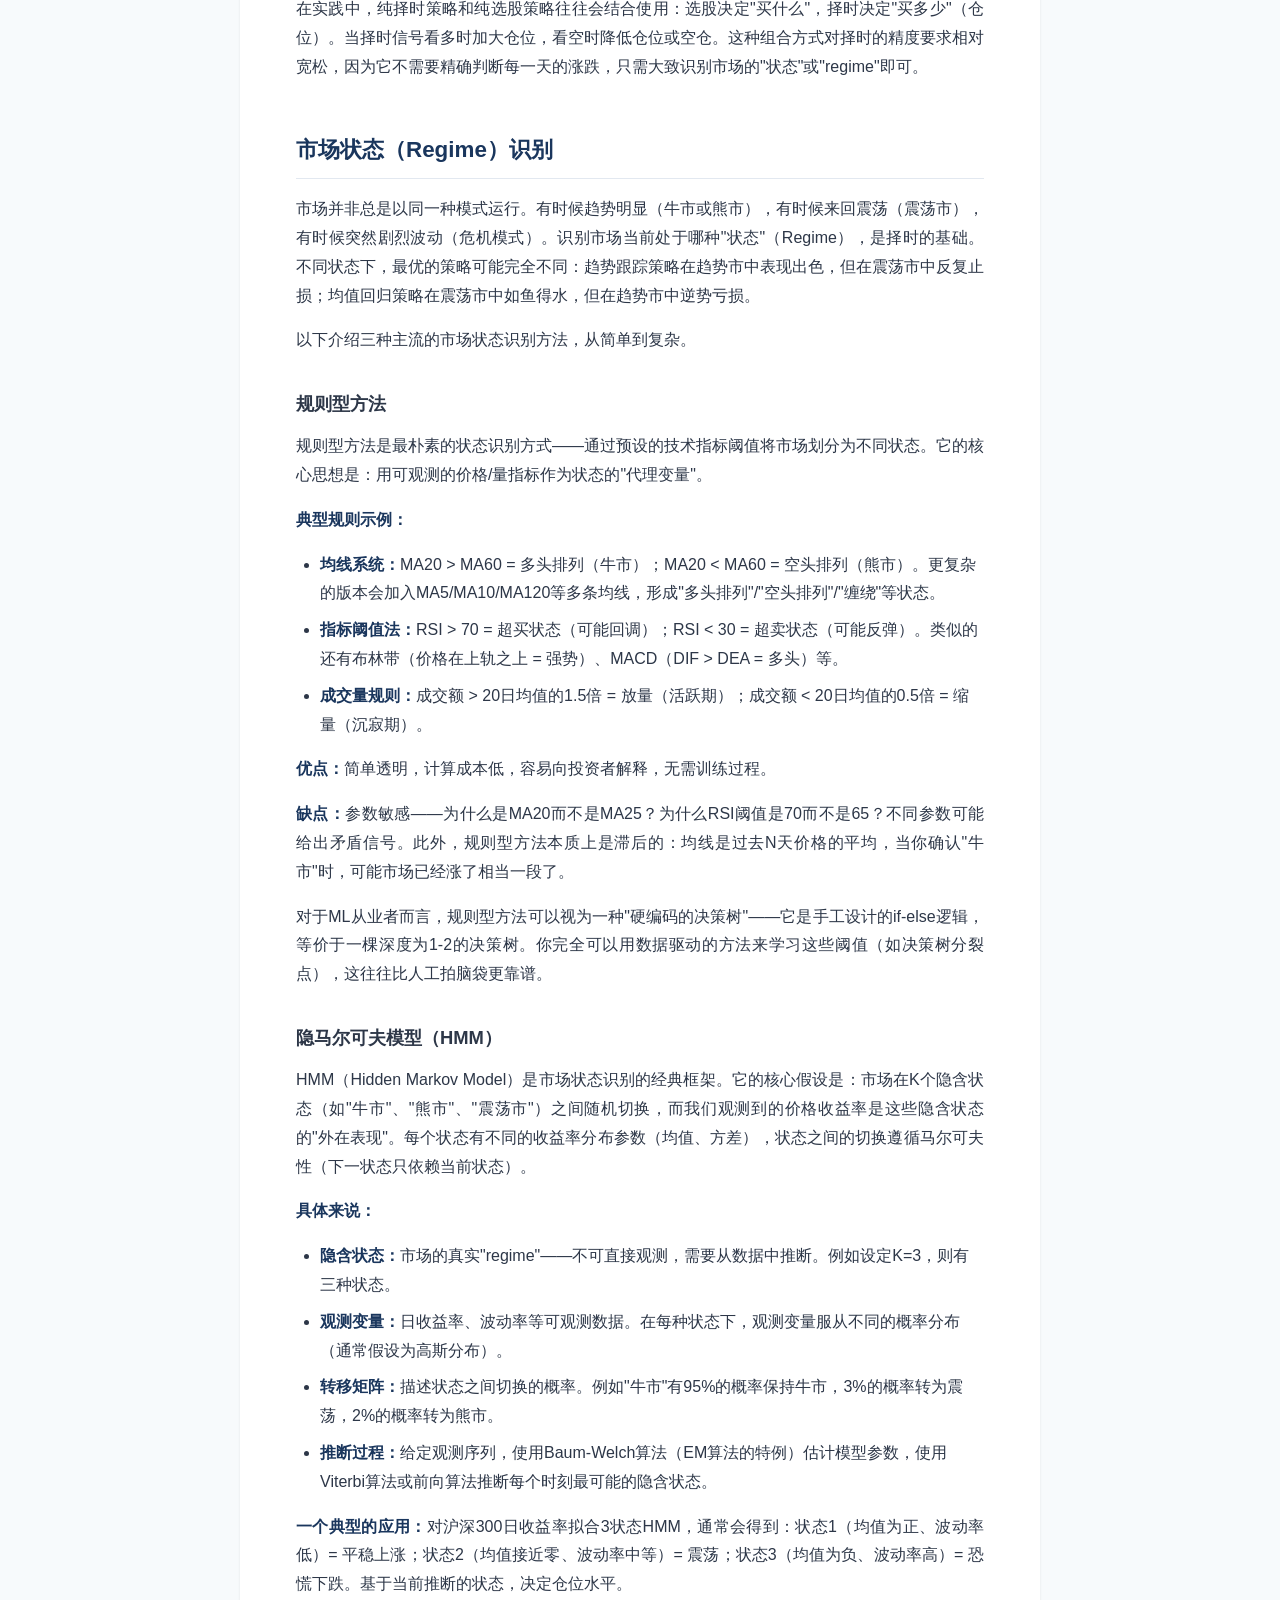
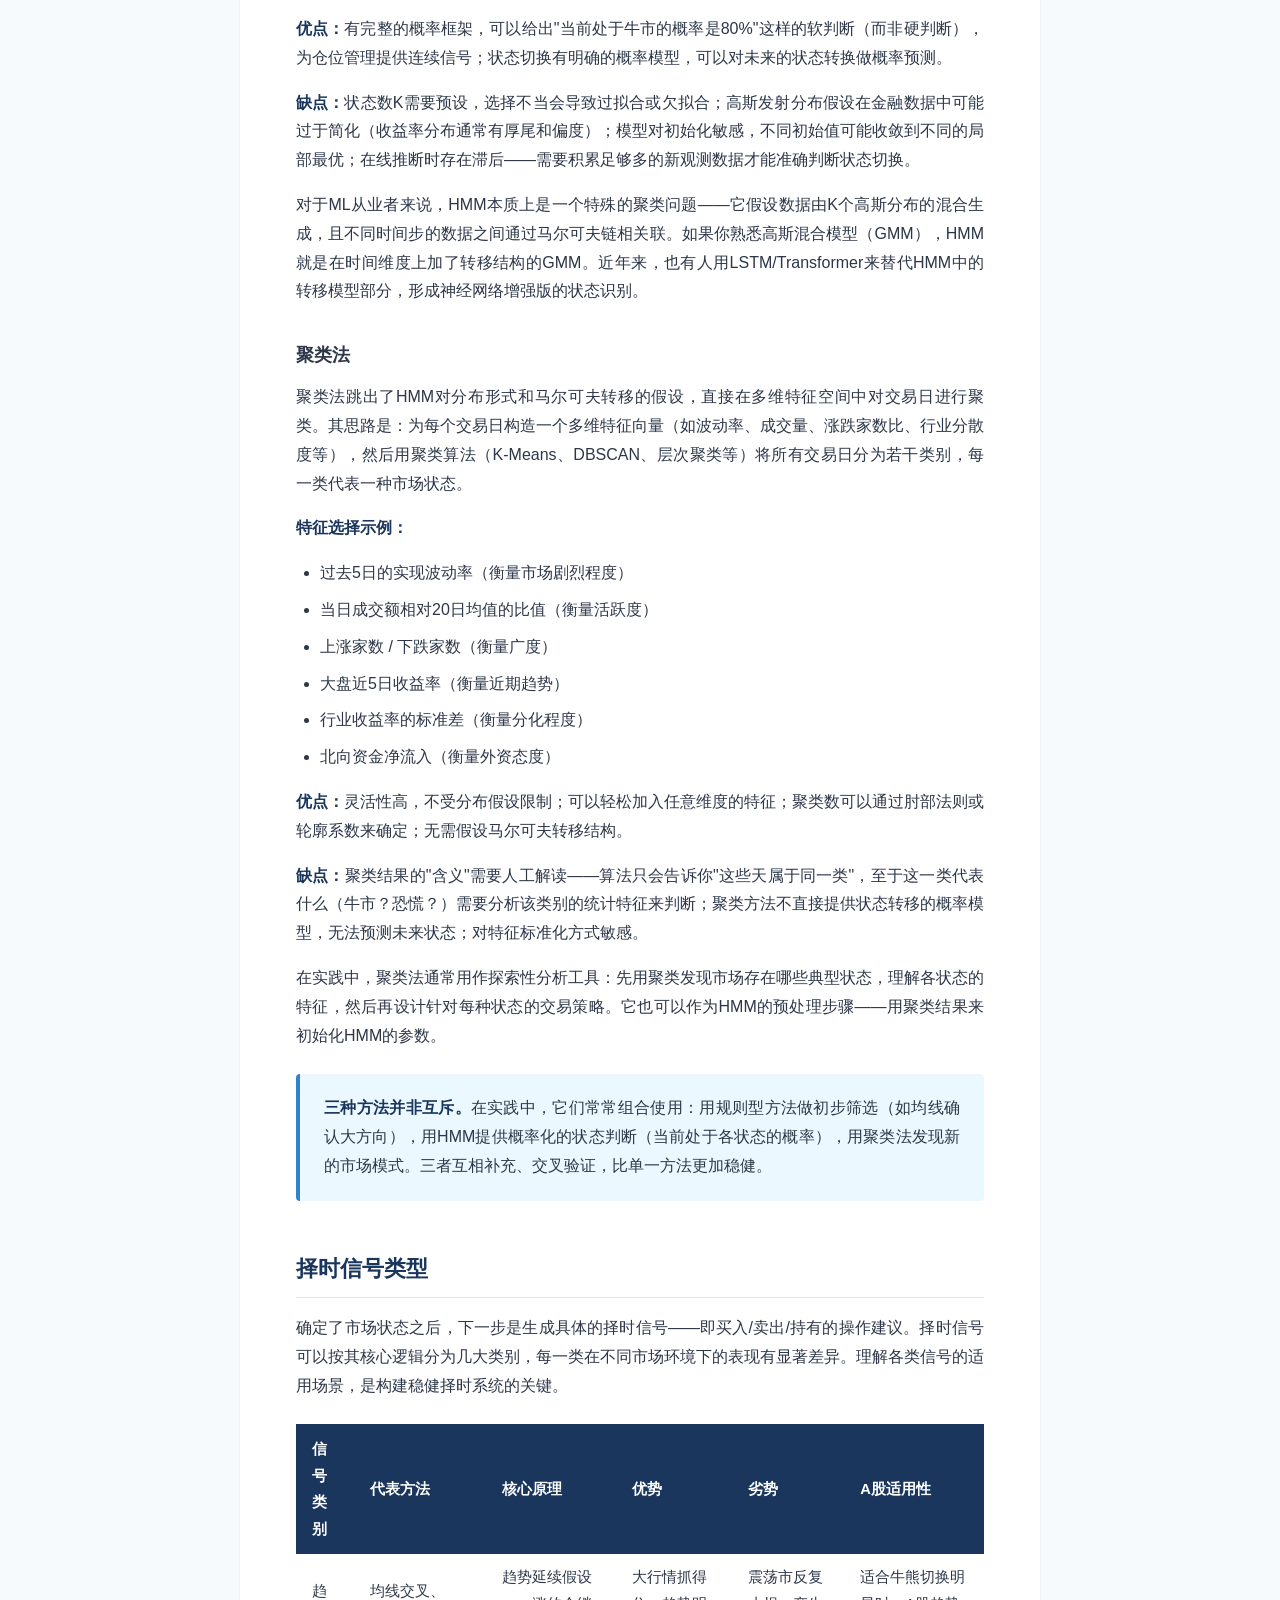
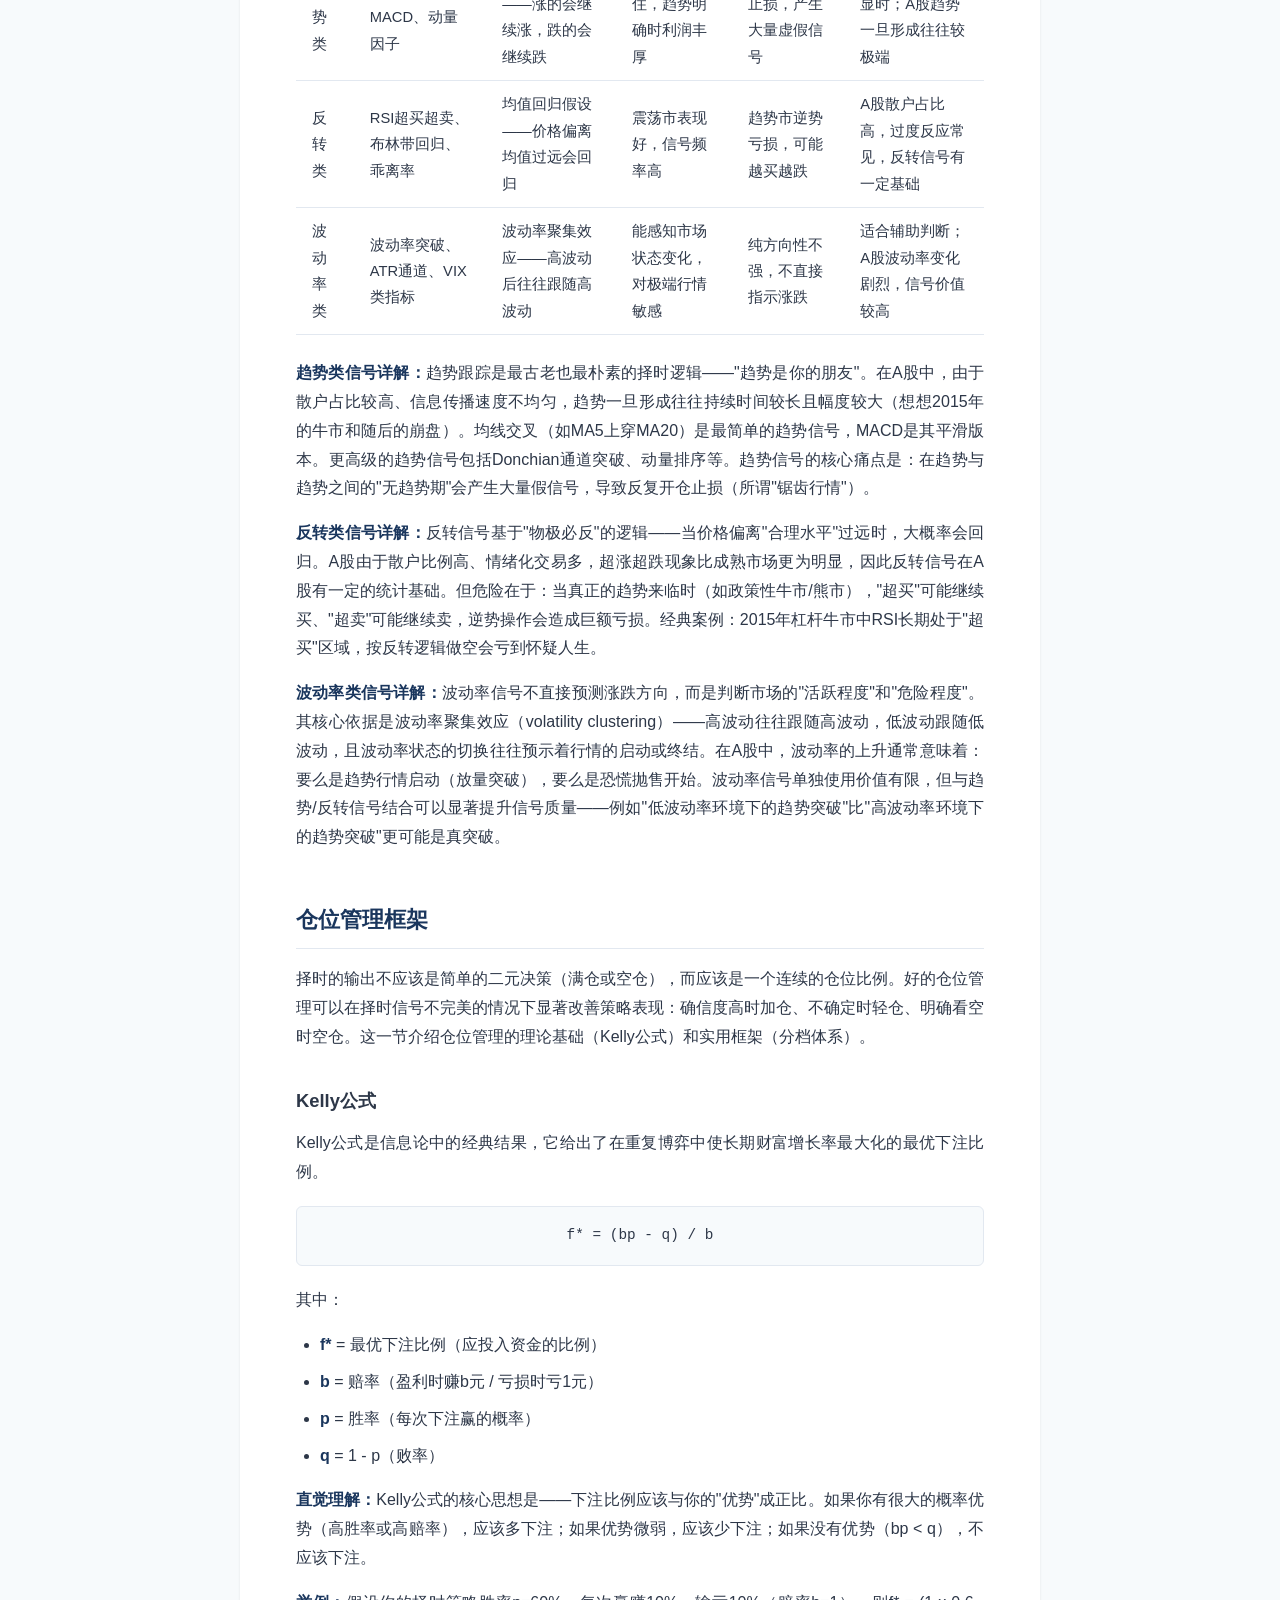
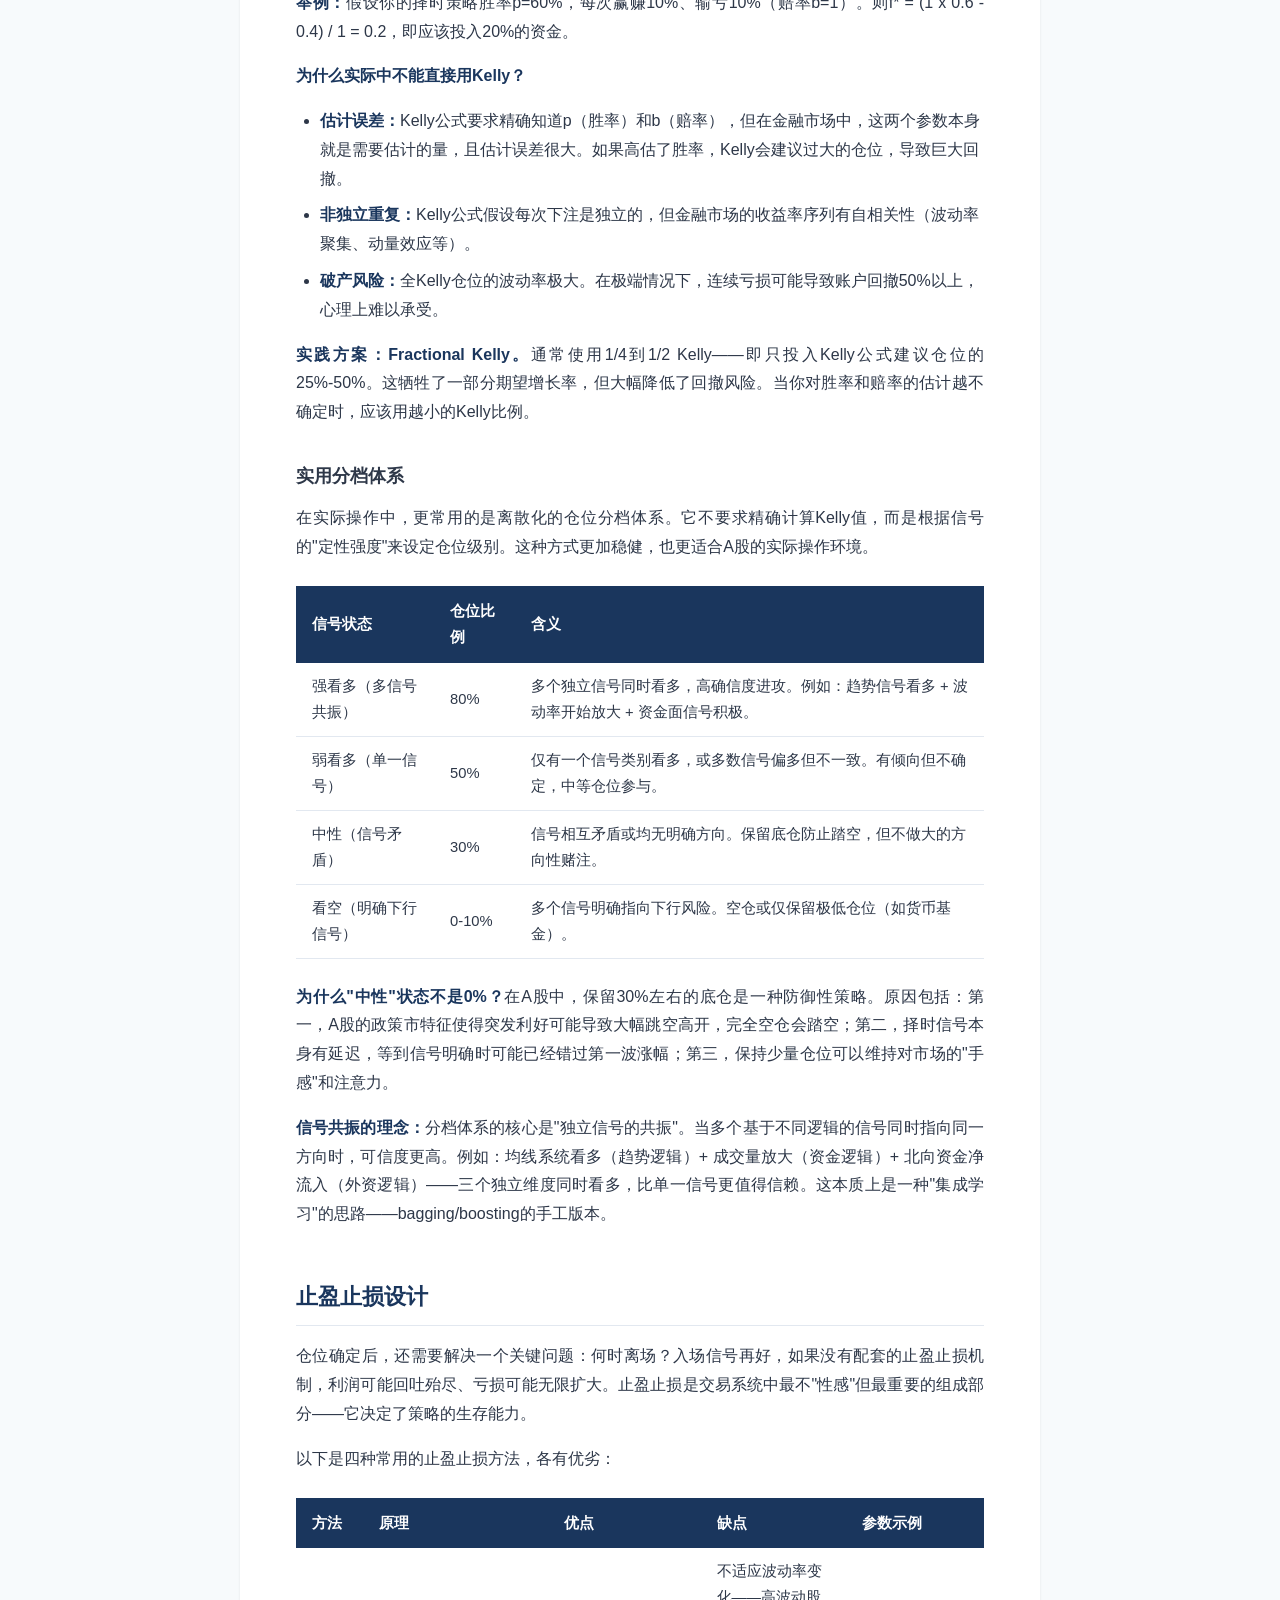
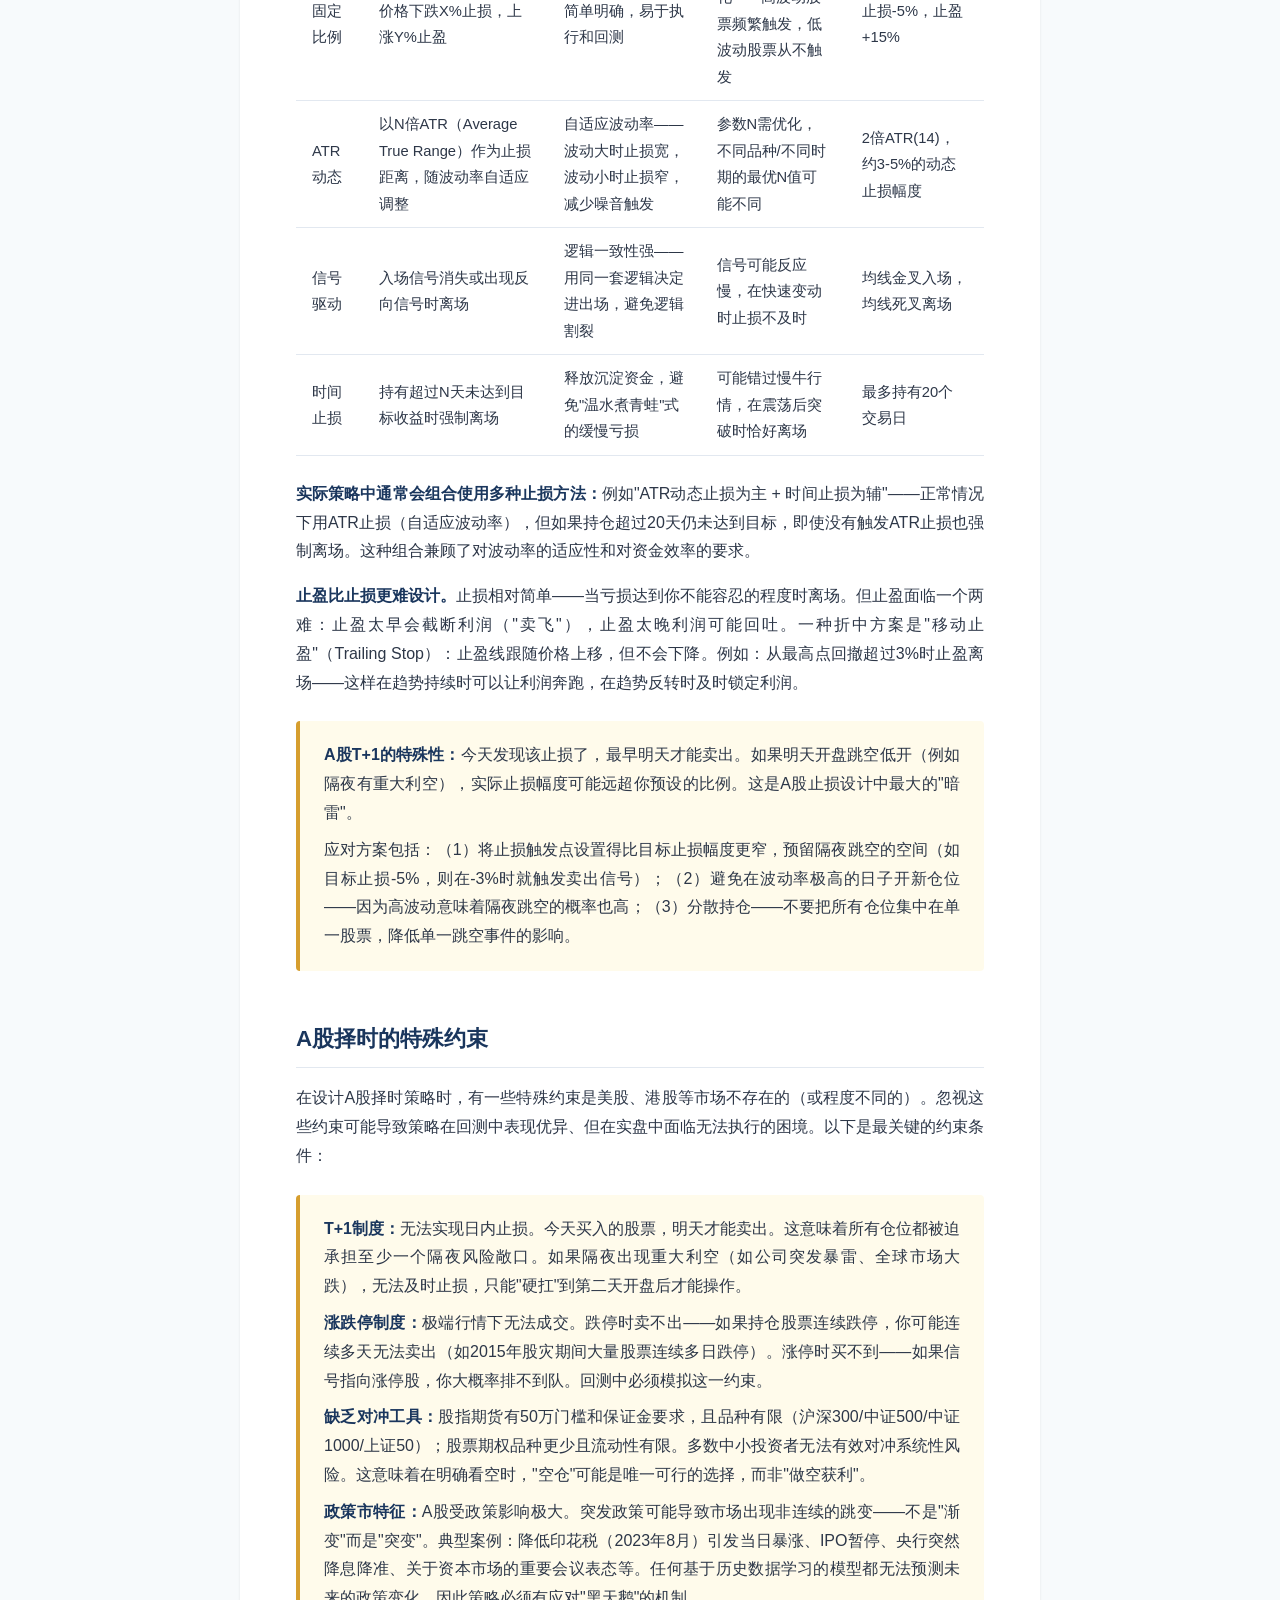
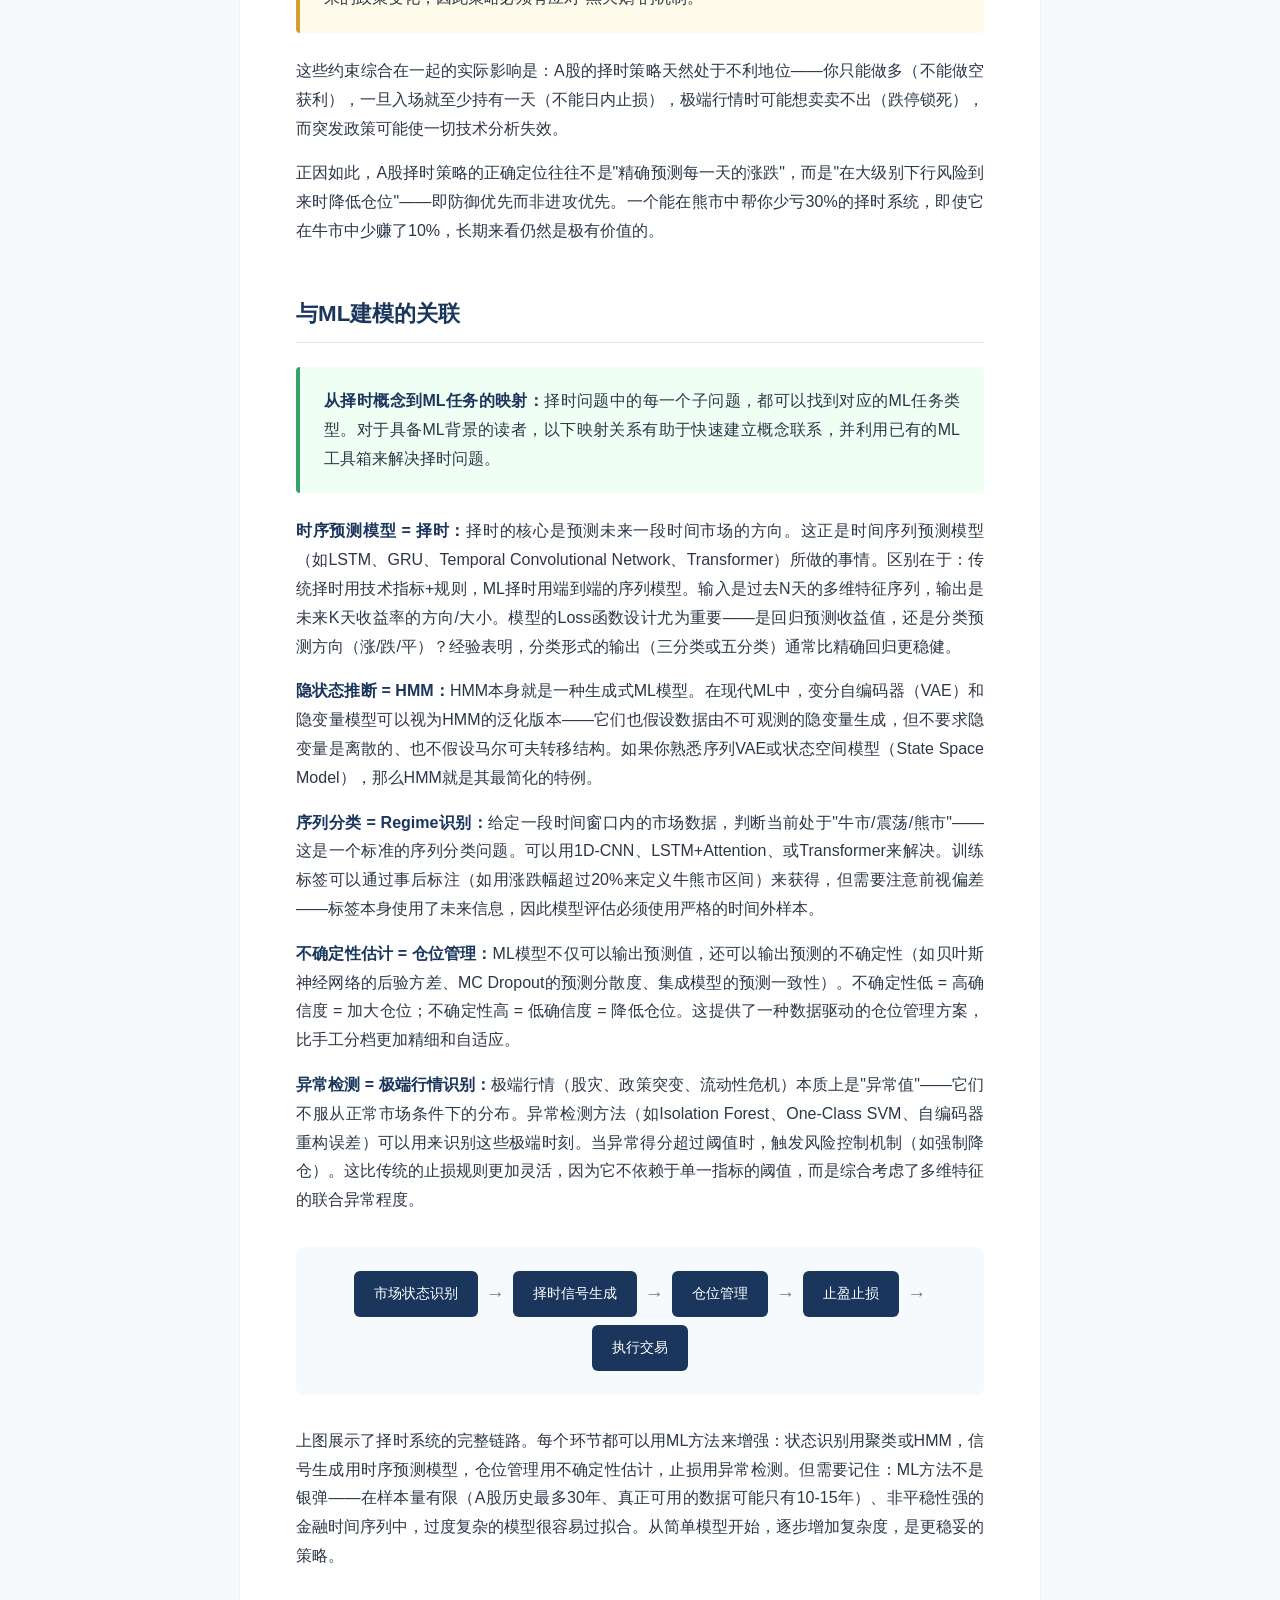
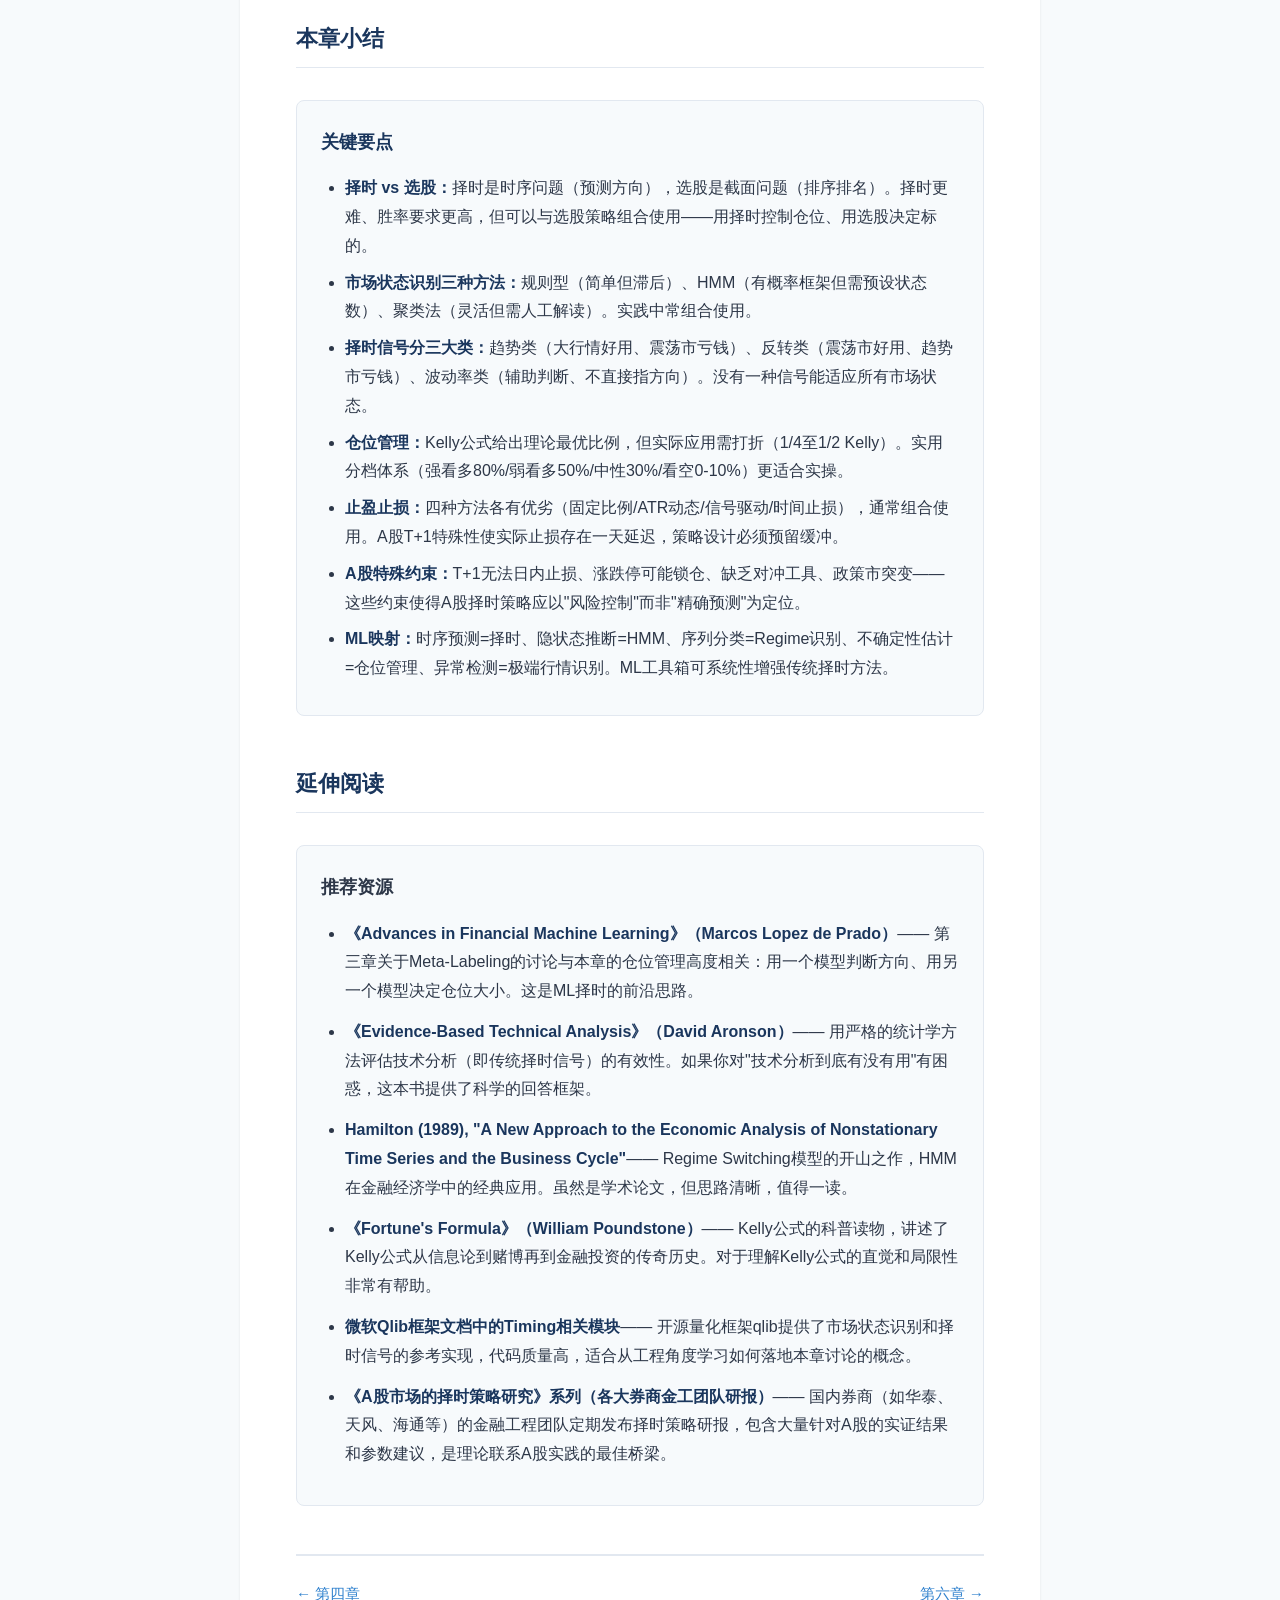
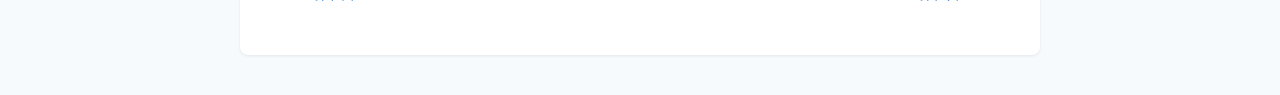
<file: ch05.html>
<!DOCTYPE html>
<html lang="zh-CN">
<head>
  <meta charset="UTF-8">
  <meta name="viewport" content="width=device-width, initial-scale=1.0">
  <title>第五章：市场状态识别与ML择时 - ML量化交易教程</title>
  <link rel="stylesheet" href="css/style.css">
</head>
<body>
  <div class="container">

    <header class="chapter-header">
      <p class="chapter-number">第五章</p>
      <h1>市场状态识别与ML择时</h1>
      <p class="chapter-summary">择时回答的是"什么时候交易"的问题——比选股更难，但也更直觉</p>
    </header>

    <!-- 1. 引言 -->
    <h2>引言</h2>
    <p>在量化交易的世界中，有两个核心问题：买什么（选股）和什么时候买卖（择时）。前几章我们讨论了数据、特征和因子——它们更多服务于选股问题。本章我们转向择时：判断市场整体的方向和状态，决定何时入场、何时离场、以及用多大仓位参与。</p>
    <p>择时问题在本质上是一个时间序列预测问题：给定历史信息，预测市场未来一段时间的走势方向。这比选股更难，原因在于：选股是一个截面排序问题——你不需要预测绝对收益，只需在N只股票中找到相对更好的那些；而择时需要预测绝对方向，市场明天是涨还是跌，这是一个更高难度的任务。</p>
    <p>然而，择时也比选股更直觉。每个投资者都有朴素的择时经验："大盘跌太多了该反弹了"、"成交量放大说明市场活跃"、"政策利好应该涨"。这些直觉并非完全没有道理，它们背后隐含着对市场状态的判断。本章的目标是将这些直觉转化为可量化、可验证的系统性框架，并与ML方法建立联系。</p>
    <p>需要预先说明的是：纯择时策略在学术界一直有争议。有效市场假说认为短期市场方向不可预测，大量实证研究表明多数择时策略在扣除交易成本后并不能稳定跑赢买入持有（Buy & Hold）策略。但这并不意味着择时没有价值——在A股这样波动剧烈、牛熊转换明显的市场中，好的择时至少可以帮助控制回撤、改善风险调整后收益。关键是要对择时的能力边界有清醒认知。</p>

    <!-- 2. 择时vs选股 -->
    <h2>择时vs选股</h2>
    <p>在深入择时方法之前，先明确择时与选股的根本区别。理解这些区别有助于设定合理的期望值，避免用选股的标准来评判择时策略。</p>

    <div class="compare-container">
      <div class="compare-box left">
        <h4>选股（截面问题）</h4>
        <ul>
          <li><strong>问题本质：</strong>在N只股票中排序，选出相对最好的子集</li>
          <li><strong>收益类型：</strong>相对收益——只需比平均水平好即可</li>
          <li><strong>频率：</strong>低频为主（周度/月度调仓）</li>
          <li><strong>容量：</strong>容量大，可分散到多只股票</li>
          <li><strong>胜率要求：</strong>较低——略好于随机即可累积alpha</li>
          <li><strong>评估方式：</strong>IC（信息系数）、分组收益单调性</li>
          <li><strong>ML类比：</strong>排序学习（Learning to Rank）</li>
        </ul>
      </div>
      <div class="compare-box right">
        <h4>择时（时序问题）</h4>
        <ul>
          <li><strong>问题本质：</strong>判断市场整体方向，做出买/卖/持有决策</li>
          <li><strong>收益类型：</strong>绝对收益——需要判断涨跌方向</li>
          <li><strong>频率：</strong>中高频（日度/周度信号）</li>
          <li><strong>容量：</strong>容量不受限（对市场整体操作）</li>
          <li><strong>胜率要求：</strong>较高——胜率需>55%才有实际意义</li>
          <li><strong>评估方式：</strong>方向准确率、收益/回撤比</li>
          <li><strong>ML类比：</strong>时间序列分类/预测</li>
        </ul>
      </div>
    </div>

    <p>为什么择时需要更高的胜率？考虑一个简单的例子：假设市场年化收益率为8%（A股长期均值约为此水平），如果你的择时策略胜率为50%——即一半时间看对方向、一半时间看错——考虑到交易成本和摩擦，净收益很可能为负。选股不同，即使你的因子IC只有0.03（勉强显著），通过在100只股票上分散投注，长期仍可累积出可观的超额收益。</p>
    <p>在实践中，纯择时策略和纯选股策略往往会结合使用：选股决定"买什么"，择时决定"买多少"（仓位）。当择时信号看多时加大仓位，看空时降低仓位或空仓。这种组合方式对择时的精度要求相对宽松，因为它不需要精确判断每一天的涨跌，只需大致识别市场的"状态"或"regime"即可。</p>

    <!-- 3. 市场状态（Regime）识别 -->
    <h2>市场状态（Regime）识别</h2>
    <p>市场并非总是以同一种模式运行。有时候趋势明显（牛市或熊市），有时候来回震荡（震荡市），有时候突然剧烈波动（危机模式）。识别市场当前处于哪种"状态"（Regime），是择时的基础。不同状态下，最优的策略可能完全不同：趋势跟踪策略在趋势市中表现出色，但在震荡市中反复止损；均值回归策略在震荡市中如鱼得水，但在趋势市中逆势亏损。</p>
    <p>以下介绍三种主流的市场状态识别方法，从简单到复杂。</p>

    <h3>规则型方法</h3>
    <p>规则型方法是最朴素的状态识别方式——通过预设的技术指标阈值将市场划分为不同状态。它的核心思想是：用可观测的价格/量指标作为状态的"代理变量"。</p>
    <p><strong>典型规则示例：</strong></p>
    <ul>
      <li><strong>均线系统：</strong>MA20 > MA60 = 多头排列（牛市）；MA20 < MA60 = 空头排列（熊市）。更复杂的版本会加入MA5/MA10/MA120等多条均线，形成"多头排列"/"空头排列"/"缠绕"等状态。</li>
      <li><strong>指标阈值法：</strong>RSI > 70 = 超买状态（可能回调）；RSI < 30 = 超卖状态（可能反弹）。类似的还有布林带（价格在上轨之上 = 强势）、MACD（DIF > DEA = 多头）等。</li>
      <li><strong>成交量规则：</strong>成交额 > 20日均值的1.5倍 = 放量（活跃期）；成交额 < 20日均值的0.5倍 = 缩量（沉寂期）。</li>
    </ul>
    <p><strong>优点：</strong>简单透明，计算成本低，容易向投资者解释，无需训练过程。</p>
    <p><strong>缺点：</strong>参数敏感——为什么是MA20而不是MA25？为什么RSI阈值是70而不是65？不同参数可能给出矛盾信号。此外，规则型方法本质上是滞后的：均线是过去N天价格的平均，当你确认"牛市"时，可能市场已经涨了相当一段了。</p>
    <p>对于ML从业者而言，规则型方法可以视为一种"硬编码的决策树"——它是手工设计的if-else逻辑，等价于一棵深度为1-2的决策树。你完全可以用数据驱动的方法来学习这些阈值（如决策树分裂点），这往往比人工拍脑袋更靠谱。</p>

    <h3>隐马尔可夫模型（HMM）</h3>
    <p>HMM（Hidden Markov Model）是市场状态识别的经典框架。它的核心假设是：市场在K个隐含状态（如"牛市"、"熊市"、"震荡市"）之间随机切换，而我们观测到的价格收益率是这些隐含状态的"外在表现"。每个状态有不同的收益率分布参数（均值、方差），状态之间的切换遵循马尔可夫性（下一状态只依赖当前状态）。</p>
    <p><strong>具体来说：</strong></p>
    <ul>
      <li><strong>隐含状态：</strong>市场的真实"regime"——不可直接观测，需要从数据中推断。例如设定K=3，则有三种状态。</li>
      <li><strong>观测变量：</strong>日收益率、波动率等可观测数据。在每种状态下，观测变量服从不同的概率分布（通常假设为高斯分布）。</li>
      <li><strong>转移矩阵：</strong>描述状态之间切换的概率。例如"牛市"有95%的概率保持牛市，3%的概率转为震荡，2%的概率转为熊市。</li>
      <li><strong>推断过程：</strong>给定观测序列，使用Baum-Welch算法（EM算法的特例）估计模型参数，使用Viterbi算法或前向算法推断每个时刻最可能的隐含状态。</li>
    </ul>
    <p><strong>一个典型的应用：</strong>对沪深300日收益率拟合3状态HMM，通常会得到：状态1（均值为正、波动率低）= 平稳上涨；状态2（均值接近零、波动率中等）= 震荡；状态3（均值为负、波动率高）= 恐慌下跌。基于当前推断的状态，决定仓位水平。</p>
    <p><strong>优点：</strong>有完整的概率框架，可以给出"当前处于牛市的概率是80%"这样的软判断（而非硬判断），为仓位管理提供连续信号；状态切换有明确的概率模型，可以对未来的状态转换做概率预测。</p>
    <p><strong>缺点：</strong>状态数K需要预设，选择不当会导致过拟合或欠拟合；高斯发射分布假设在金融数据中可能过于简化（收益率分布通常有厚尾和偏度）；模型对初始化敏感，不同初始值可能收敛到不同的局部最优；在线推断时存在滞后——需要积累足够多的新观测数据才能准确判断状态切换。</p>
    <p>对于ML从业者来说，HMM本质上是一个特殊的聚类问题——它假设数据由K个高斯分布的混合生成，且不同时间步的数据之间通过马尔可夫链相关联。如果你熟悉高斯混合模型（GMM），HMM就是在时间维度上加了转移结构的GMM。近年来，也有人用LSTM/Transformer来替代HMM中的转移模型部分，形成神经网络增强版的状态识别。</p>

    <h3>聚类法</h3>
    <p>聚类法跳出了HMM对分布形式和马尔可夫转移的假设，直接在多维特征空间中对交易日进行聚类。其思路是：为每个交易日构造一个多维特征向量（如波动率、成交量、涨跌家数比、行业分散度等），然后用聚类算法（K-Means、DBSCAN、层次聚类等）将所有交易日分为若干类别，每一类代表一种市场状态。</p>
    <p><strong>特征选择示例：</strong></p>
    <ul>
      <li>过去5日的实现波动率（衡量市场剧烈程度）</li>
      <li>当日成交额相对20日均值的比值（衡量活跃度）</li>
      <li>上涨家数 / 下跌家数（衡量广度）</li>
      <li>大盘近5日收益率（衡量近期趋势）</li>
      <li>行业收益率的标准差（衡量分化程度）</li>
      <li>北向资金净流入（衡量外资态度）</li>
    </ul>
    <p><strong>优点：</strong>灵活性高，不受分布假设限制；可以轻松加入任意维度的特征；聚类数可以通过肘部法则或轮廓系数来确定；无需假设马尔可夫转移结构。</p>
    <p><strong>缺点：</strong>聚类结果的"含义"需要人工解读——算法只会告诉你"这些天属于同一类"，至于这一类代表什么（牛市？恐慌？）需要分析该类别的统计特征来判断；聚类方法不直接提供状态转移的概率模型，无法预测未来状态；对特征标准化方式敏感。</p>
    <p>在实践中，聚类法通常用作探索性分析工具：先用聚类发现市场存在哪些典型状态，理解各状态的特征，然后再设计针对每种状态的交易策略。它也可以作为HMM的预处理步骤——用聚类结果来初始化HMM的参数。</p>

    <div class="info-box">
      <p><strong>三种方法并非互斥。</strong>在实践中，它们常常组合使用：用规则型方法做初步筛选（如均线确认大方向），用HMM提供概率化的状态判断（当前处于各状态的概率），用聚类法发现新的市场模式。三者互相补充、交叉验证，比单一方法更加稳健。</p>
    </div>

    <!-- 4. 择时信号类型 -->
    <h2>择时信号类型</h2>
    <p>确定了市场状态之后，下一步是生成具体的择时信号——即买入/卖出/持有的操作建议。择时信号可以按其核心逻辑分为几大类别，每一类在不同市场环境下的表现有显著差异。理解各类信号的适用场景，是构建稳健择时系统的关键。</p>

    <table>
      <thead>
        <tr>
          <th>信号类别</th>
          <th>代表方法</th>
          <th>核心原理</th>
          <th>优势</th>
          <th>劣势</th>
          <th>A股适用性</th>
        </tr>
      </thead>
      <tbody>
        <tr>
          <td>趋势类</td>
          <td>均线交叉、MACD、动量因子</td>
          <td>趋势延续假设——涨的会继续涨，跌的会继续跌</td>
          <td>大行情抓得住，趋势明确时利润丰厚</td>
          <td>震荡市反复止损，产生大量虚假信号</td>
          <td>适合牛熊切换明显时；A股趋势一旦形成往往较极端</td>
        </tr>
        <tr>
          <td>反转类</td>
          <td>RSI超买超卖、布林带回归、乖离率</td>
          <td>均值回归假设——价格偏离均值过远会回归</td>
          <td>震荡市表现好，信号频率高</td>
          <td>趋势市逆势亏损，可能越买越跌</td>
          <td>A股散户占比高，过度反应常见，反转信号有一定基础</td>
        </tr>
        <tr>
          <td>波动率类</td>
          <td>波动率突破、ATR通道、VIX类指标</td>
          <td>波动率聚集效应——高波动后往往跟随高波动</td>
          <td>能感知市场状态变化，对极端行情敏感</td>
          <td>纯方向性不强，不直接指示涨跌</td>
          <td>适合辅助判断；A股波动率变化剧烈，信号价值较高</td>
        </tr>
      </tbody>
    </table>

    <p><strong>趋势类信号详解：</strong>趋势跟踪是最古老也最朴素的择时逻辑——"趋势是你的朋友"。在A股中，由于散户占比较高、信息传播速度不均匀，趋势一旦形成往往持续时间较长且幅度较大（想想2015年的牛市和随后的崩盘）。均线交叉（如MA5上穿MA20）是最简单的趋势信号，MACD是其平滑版本。更高级的趋势信号包括Donchian通道突破、动量排序等。趋势信号的核心痛点是：在趋势与趋势之间的"无趋势期"会产生大量假信号，导致反复开仓止损（所谓"锯齿行情"）。</p>
    <p><strong>反转类信号详解：</strong>反转信号基于"物极必反"的逻辑——当价格偏离"合理水平"过远时，大概率会回归。A股由于散户比例高、情绪化交易多，超涨超跌现象比成熟市场更为明显，因此反转信号在A股有一定的统计基础。但危险在于：当真正的趋势来临时（如政策性牛市/熊市），"超买"可能继续买、"超卖"可能继续卖，逆势操作会造成巨额亏损。经典案例：2015年杠杆牛市中RSI长期处于"超买"区域，按反转逻辑做空会亏到怀疑人生。</p>
    <p><strong>波动率类信号详解：</strong>波动率信号不直接预测涨跌方向，而是判断市场的"活跃程度"和"危险程度"。其核心依据是波动率聚集效应（volatility clustering）——高波动往往跟随高波动，低波动跟随低波动，且波动率状态的切换往往预示着行情的启动或终结。在A股中，波动率的上升通常意味着：要么是趋势行情启动（放量突破），要么是恐慌抛售开始。波动率信号单独使用价值有限，但与趋势/反转信号结合可以显著提升信号质量——例如"低波动率环境下的趋势突破"比"高波动率环境下的趋势突破"更可能是真突破。</p>

    <!-- 5. 仓位管理框架 -->
    <h2>仓位管理框架</h2>
    <p>择时的输出不应该是简单的二元决策（满仓或空仓），而应该是一个连续的仓位比例。好的仓位管理可以在择时信号不完美的情况下显著改善策略表现：确信度高时加仓、不确定时轻仓、明确看空时空仓。这一节介绍仓位管理的理论基础（Kelly公式）和实用框架（分档体系）。</p>

    <h3>Kelly公式</h3>
    <p>Kelly公式是信息论中的经典结果，它给出了在重复博弈中使长期财富增长率最大化的最优下注比例。</p>

    <div class="formula">
      f* = (bp - q) / b
    </div>

    <p>其中：</p>
    <ul>
      <li><strong>f*</strong> = 最优下注比例（应投入资金的比例）</li>
      <li><strong>b</strong> = 赔率（盈利时赚b元 / 亏损时亏1元）</li>
      <li><strong>p</strong> = 胜率（每次下注赢的概率）</li>
      <li><strong>q</strong> = 1 - p（败率）</li>
    </ul>
    <p><strong>直觉理解：</strong>Kelly公式的核心思想是——下注比例应该与你的"优势"成正比。如果你有很大的概率优势（高胜率或高赔率），应该多下注；如果优势微弱，应该少下注；如果没有优势（bp < q），不应该下注。</p>
    <p><strong>举例：</strong>假设你的择时策略胜率p=60%，每次赢赚10%、输亏10%（赔率b=1）。则f* = (1 x 0.6 - 0.4) / 1 = 0.2，即应该投入20%的资金。</p>
    <p><strong>为什么实际中不能直接用Kelly？</strong></p>
    <ul>
      <li><strong>估计误差：</strong>Kelly公式要求精确知道p（胜率）和b（赔率），但在金融市场中，这两个参数本身就是需要估计的量，且估计误差很大。如果高估了胜率，Kelly会建议过大的仓位，导致巨大回撤。</li>
      <li><strong>非独立重复：</strong>Kelly公式假设每次下注是独立的，但金融市场的收益率序列有自相关性（波动率聚集、动量效应等）。</li>
      <li><strong>破产风险：</strong>全Kelly仓位的波动率极大。在极端情况下，连续亏损可能导致账户回撤50%以上，心理上难以承受。</li>
    </ul>
    <p><strong>实践方案：Fractional Kelly。</strong>通常使用1/4到1/2 Kelly——即只投入Kelly公式建议仓位的25%-50%。这牺牲了一部分期望增长率，但大幅降低了回撤风险。当你对胜率和赔率的估计越不确定时，应该用越小的Kelly比例。</p>

    <h3>实用分档体系</h3>
    <p>在实际操作中，更常用的是离散化的仓位分档体系。它不要求精确计算Kelly值，而是根据信号的"定性强度"来设定仓位级别。这种方式更加稳健，也更适合A股的实际操作环境。</p>

    <table>
      <thead>
        <tr>
          <th>信号状态</th>
          <th>仓位比例</th>
          <th>含义</th>
        </tr>
      </thead>
      <tbody>
        <tr>
          <td>强看多（多信号共振）</td>
          <td>80%</td>
          <td>多个独立信号同时看多，高确信度进攻。例如：趋势信号看多 + 波动率开始放大 + 资金面信号积极。</td>
        </tr>
        <tr>
          <td>弱看多（单一信号）</td>
          <td>50%</td>
          <td>仅有一个信号类别看多，或多数信号偏多但不一致。有倾向但不确定，中等仓位参与。</td>
        </tr>
        <tr>
          <td>中性（信号矛盾）</td>
          <td>30%</td>
          <td>信号相互矛盾或均无明确方向。保留底仓防止踏空，但不做大的方向性赌注。</td>
        </tr>
        <tr>
          <td>看空（明确下行信号）</td>
          <td>0-10%</td>
          <td>多个信号明确指向下行风险。空仓或仅保留极低仓位（如货币基金）。</td>
        </tr>
      </tbody>
    </table>

    <p><strong>为什么"中性"状态不是0%？</strong>在A股中，保留30%左右的底仓是一种防御性策略。原因包括：第一，A股的政策市特征使得突发利好可能导致大幅跳空高开，完全空仓会踏空；第二，择时信号本身有延迟，等到信号明确时可能已经错过第一波涨幅；第三，保持少量仓位可以维持对市场的"手感"和注意力。</p>
    <p><strong>信号共振的理念：</strong>分档体系的核心是"独立信号的共振"。当多个基于不同逻辑的信号同时指向同一方向时，可信度更高。例如：均线系统看多（趋势逻辑）+ 成交量放大（资金逻辑）+ 北向资金净流入（外资逻辑）——三个独立维度同时看多，比单一信号更值得信赖。这本质上是一种"集成学习"的思路——bagging/boosting的手工版本。</p>

    <!-- 6. 止盈止损设计 -->
    <h2>止盈止损设计</h2>
    <p>仓位确定后，还需要解决一个关键问题：何时离场？入场信号再好，如果没有配套的止盈止损机制，利润可能回吐殆尽、亏损可能无限扩大。止盈止损是交易系统中最不"性感"但最重要的组成部分——它决定了策略的生存能力。</p>
    <p>以下是四种常用的止盈止损方法，各有优劣：</p>

    <table>
      <thead>
        <tr>
          <th>方法</th>
          <th>原理</th>
          <th>优点</th>
          <th>缺点</th>
          <th>参数示例</th>
        </tr>
      </thead>
      <tbody>
        <tr>
          <td>固定比例</td>
          <td>价格下跌X%止损，上涨Y%止盈</td>
          <td>简单明确，易于执行和回测</td>
          <td>不适应波动率变化——高波动股票频繁触发，低波动股票从不触发</td>
          <td>止损-5%，止盈+15%</td>
        </tr>
        <tr>
          <td>ATR动态</td>
          <td>以N倍ATR（Average True Range）作为止损距离，随波动率自适应调整</td>
          <td>自适应波动率——波动大时止损宽，波动小时止损窄，减少噪音触发</td>
          <td>参数N需优化，不同品种/不同时期的最优N值可能不同</td>
          <td>2倍ATR(14)，约3-5%的动态止损幅度</td>
        </tr>
        <tr>
          <td>信号驱动</td>
          <td>入场信号消失或出现反向信号时离场</td>
          <td>逻辑一致性强——用同一套逻辑决定进出场，避免逻辑割裂</td>
          <td>信号可能反应慢，在快速变动时止损不及时</td>
          <td>均线金叉入场，均线死叉离场</td>
        </tr>
        <tr>
          <td>时间止损</td>
          <td>持有超过N天未达到目标收益时强制离场</td>
          <td>释放沉淀资金，避免"温水煮青蛙"式的缓慢亏损</td>
          <td>可能错过慢牛行情，在震荡后突破时恰好离场</td>
          <td>最多持有20个交易日</td>
        </tr>
      </tbody>
    </table>

    <p><strong>实际策略中通常会组合使用多种止损方法：</strong>例如"ATR动态止损为主 + 时间止损为辅"——正常情况下用ATR止损（自适应波动率），但如果持仓超过20天仍未达到目标，即使没有触发ATR止损也强制离场。这种组合兼顾了对波动率的适应性和对资金效率的要求。</p>
    <p><strong>止盈比止损更难设计。</strong>止损相对简单——当亏损达到你不能容忍的程度时离场。但止盈面临一个两难：止盈太早会截断利润（"卖飞"），止盈太晚利润可能回吐。一种折中方案是"移动止盈"（Trailing Stop）：止盈线跟随价格上移，但不会下降。例如：从最高点回撤超过3%时止盈离场——这样在趋势持续时可以让利润奔跑，在趋势反转时及时锁定利润。</p>

    <div class="warning-box">
      <p><strong>A股T+1的特殊性：</strong>今天发现该止损了，最早明天才能卖出。如果明天开盘跳空低开（例如隔夜有重大利空），实际止损幅度可能远超你预设的比例。这是A股止损设计中最大的"暗雷"。</p>
      <p>应对方案包括：（1）将止损触发点设置得比目标止损幅度更窄，预留隔夜跳空的空间（如目标止损-5%，则在-3%时就触发卖出信号）；（2）避免在波动率极高的日子开新仓位——因为高波动意味着隔夜跳空的概率也高；（3）分散持仓——不要把所有仓位集中在单一股票，降低单一跳空事件的影响。</p>
    </div>

    <!-- 7. A股择时的特殊约束 -->
    <h2>A股择时的特殊约束</h2>
    <p>在设计A股择时策略时，有一些特殊约束是美股、港股等市场不存在的（或程度不同的）。忽视这些约束可能导致策略在回测中表现优异、但在实盘中面临无法执行的困境。以下是最关键的约束条件：</p>

    <div class="warning-box">
      <p><strong>T+1制度：</strong>无法实现日内止损。今天买入的股票，明天才能卖出。这意味着所有仓位都被迫承担至少一个隔夜风险敞口。如果隔夜出现重大利空（如公司突发暴雷、全球市场大跌），无法及时止损，只能"硬扛"到第二天开盘后才能操作。</p>
      <p><strong>涨跌停制度：</strong>极端行情下无法成交。跌停时卖不出——如果持仓股票连续跌停，你可能连续多天无法卖出（如2015年股灾期间大量股票连续多日跌停）。涨停时买不到——如果信号指向涨停股，你大概率排不到队。回测中必须模拟这一约束。</p>
      <p><strong>缺乏对冲工具：</strong>股指期货有50万门槛和保证金要求，且品种有限（沪深300/中证500/中证1000/上证50）；股票期权品种更少且流动性有限。多数中小投资者无法有效对冲系统性风险。这意味着在明确看空时，"空仓"可能是唯一可行的选择，而非"做空获利"。</p>
      <p><strong>政策市特征：</strong>A股受政策影响极大。突发政策可能导致市场出现非连续的跳变——不是"渐变"而是"突变"。典型案例：降低印花税（2023年8月）引发当日暴涨、IPO暂停、央行突然降息降准、关于资本市场的重要会议表态等。任何基于历史数据学习的模型都无法预测未来的政策变化，因此策略必须有应对"黑天鹅"的机制。</p>
    </div>

    <p>这些约束综合在一起的实际影响是：A股的择时策略天然处于不利地位——你只能做多（不能做空获利），一旦入场就至少持有一天（不能日内止损），极端行情时可能想卖卖不出（跌停锁死），而突发政策可能使一切技术分析失效。</p>
    <p>正因如此，A股择时策略的正确定位往往不是"精确预测每一天的涨跌"，而是"在大级别下行风险到来时降低仓位"——即防御优先而非进攻优先。一个能在熊市中帮你少亏30%的择时系统，即使它在牛市中少赚了10%，长期来看仍然是极有价值的。</p>

    <!-- 8. 与ML建模的关联 -->
    <h2>与ML建模的关联</h2>

    <div class="ml-bridge">
      <p><strong>从择时概念到ML任务的映射：</strong>择时问题中的每一个子问题，都可以找到对应的ML任务类型。对于具备ML背景的读者，以下映射关系有助于快速建立概念联系，并利用已有的ML工具箱来解决择时问题。</p>
    </div>

    <p><strong>时序预测模型 = 择时：</strong>择时的核心是预测未来一段时间市场的方向。这正是时间序列预测模型（如LSTM、GRU、Temporal Convolutional Network、Transformer）所做的事情。区别在于：传统择时用技术指标+规则，ML择时用端到端的序列模型。输入是过去N天的多维特征序列，输出是未来K天收益率的方向/大小。模型的Loss函数设计尤为重要——是回归预测收益值，还是分类预测方向（涨/跌/平）？经验表明，分类形式的输出（三分类或五分类）通常比精确回归更稳健。</p>

    <p><strong>隐状态推断 = HMM：</strong>HMM本身就是一种生成式ML模型。在现代ML中，变分自编码器（VAE）和隐变量模型可以视为HMM的泛化版本——它们也假设数据由不可观测的隐变量生成，但不要求隐变量是离散的、也不假设马尔可夫转移结构。如果你熟悉序列VAE或状态空间模型（State Space Model），那么HMM就是其最简化的特例。</p>

    <p><strong>序列分类 = Regime识别：</strong>给定一段时间窗口内的市场数据，判断当前处于"牛市/震荡/熊市"——这是一个标准的序列分类问题。可以用1D-CNN、LSTM+Attention、或Transformer来解决。训练标签可以通过事后标注（如用涨跌幅超过20%来定义牛熊市区间）来获得，但需要注意前视偏差——标签本身使用了未来信息，因此模型评估必须使用严格的时间外样本。</p>

    <p><strong>不确定性估计 = 仓位管理：</strong>ML模型不仅可以输出预测值，还可以输出预测的不确定性（如贝叶斯神经网络的后验方差、MC Dropout的预测分散度、集成模型的预测一致性）。不确定性低 = 高确信度 = 加大仓位；不确定性高 = 低确信度 = 降低仓位。这提供了一种数据驱动的仓位管理方案，比手工分档更加精细和自适应。</p>

    <p><strong>异常检测 = 极端行情识别：</strong>极端行情（股灾、政策突变、流动性危机）本质上是"异常值"——它们不服从正常市场条件下的分布。异常检测方法（如Isolation Forest、One-Class SVM、自编码器重构误差）可以用来识别这些极端时刻。当异常得分超过阈值时，触发风险控制机制（如强制降仓）。这比传统的止损规则更加灵活，因为它不依赖于单一指标的阈值，而是综合考虑了多维特征的联合异常程度。</p>

    <div class="flowchart">
      <div class="flow-step">市场状态识别</div>
      <div class="flow-arrow">→</div>
      <div class="flow-step">择时信号生成</div>
      <div class="flow-arrow">→</div>
      <div class="flow-step">仓位管理</div>
      <div class="flow-arrow">→</div>
      <div class="flow-step">止盈止损</div>
      <div class="flow-arrow">→</div>
      <div class="flow-step">执行交易</div>
    </div>

    <p>上图展示了择时系统的完整链路。每个环节都可以用ML方法来增强：状态识别用聚类或HMM，信号生成用时序预测模型，仓位管理用不确定性估计，止损用异常检测。但需要记住：ML方法不是银弹——在样本量有限（A股历史最多30年、真正可用的数据可能只有10-15年）、非平稳性强的金融时间序列中，过度复杂的模型很容易过拟合。从简单模型开始，逐步增加复杂度，是更稳妥的策略。</p>

    <!-- 9. 本章小结 -->
    <h2>本章小结</h2>

    <div class="summary-box">
      <h3>关键要点</h3>
      <ul>
        <li><strong>择时 vs 选股：</strong>择时是时序问题（预测方向），选股是截面问题（排序排名）。择时更难、胜率要求更高，但可以与选股策略组合使用——用择时控制仓位、用选股决定标的。</li>
        <li><strong>市场状态识别三种方法：</strong>规则型（简单但滞后）、HMM（有概率框架但需预设状态数）、聚类法（灵活但需人工解读）。实践中常组合使用。</li>
        <li><strong>择时信号分三大类：</strong>趋势类（大行情好用、震荡市亏钱）、反转类（震荡市好用、趋势市亏钱）、波动率类（辅助判断、不直接指方向）。没有一种信号能适应所有市场状态。</li>
        <li><strong>仓位管理：</strong>Kelly公式给出理论最优比例，但实际应用需打折（1/4至1/2 Kelly）。实用分档体系（强看多80%/弱看多50%/中性30%/看空0-10%）更适合实操。</li>
        <li><strong>止盈止损：</strong>四种方法各有优劣（固定比例/ATR动态/信号驱动/时间止损），通常组合使用。A股T+1特殊性使实际止损存在一天延迟，策略设计必须预留缓冲。</li>
        <li><strong>A股特殊约束：</strong>T+1无法日内止损、涨跌停可能锁仓、缺乏对冲工具、政策市突变——这些约束使得A股择时策略应以"风险控制"而非"精确预测"为定位。</li>
        <li><strong>ML映射：</strong>时序预测=择时、隐状态推断=HMM、序列分类=Regime识别、不确定性估计=仓位管理、异常检测=极端行情识别。ML工具箱可系统性增强传统择时方法。</li>
      </ul>
    </div>

    <!-- 10. 延伸阅读 -->
    <h2>延伸阅读</h2>

    <div class="reading-list">
      <h3>推荐资源</h3>
      <ul>
        <li><strong>《Advances in Financial Machine Learning》（Marcos Lopez de Prado）</strong>—— 第三章关于Meta-Labeling的讨论与本章的仓位管理高度相关：用一个模型判断方向、用另一个模型决定仓位大小。这是ML择时的前沿思路。</li>
        <li><strong>《Evidence-Based Technical Analysis》（David Aronson）</strong>—— 用严格的统计学方法评估技术分析（即传统择时信号）的有效性。如果你对"技术分析到底有没有用"有困惑，这本书提供了科学的回答框架。</li>
        <li><strong>Hamilton (1989), "A New Approach to the Economic Analysis of Nonstationary Time Series and the Business Cycle"</strong>—— Regime Switching模型的开山之作，HMM在金融经济学中的经典应用。虽然是学术论文，但思路清晰，值得一读。</li>
        <li><strong>《Fortune's Formula》（William Poundstone）</strong>—— Kelly公式的科普读物，讲述了Kelly公式从信息论到赌博再到金融投资的传奇历史。对于理解Kelly公式的直觉和局限性非常有帮助。</li>
        <li><strong>微软Qlib框架文档中的Timing相关模块</strong>—— 开源量化框架qlib提供了市场状态识别和择时信号的参考实现，代码质量高，适合从工程角度学习如何落地本章讨论的概念。</li>
        <li><strong>《A股市场的择时策略研究》系列（各大券商金工团队研报）</strong>—— 国内券商（如华泰、天风、海通等）的金融工程团队定期发布择时策略研报，包含大量针对A股的实证结果和参数建议，是理论联系A股实践的最佳桥梁。</li>
      </ul>
    </div>

    <!-- Navigation -->
    <nav class="chapter-nav">
      <a href="ch04.html">← 第四章</a>
      <a href="ch06.html">第六章 →</a>
    </nav>

  </div>
</body>
</html>
</file>
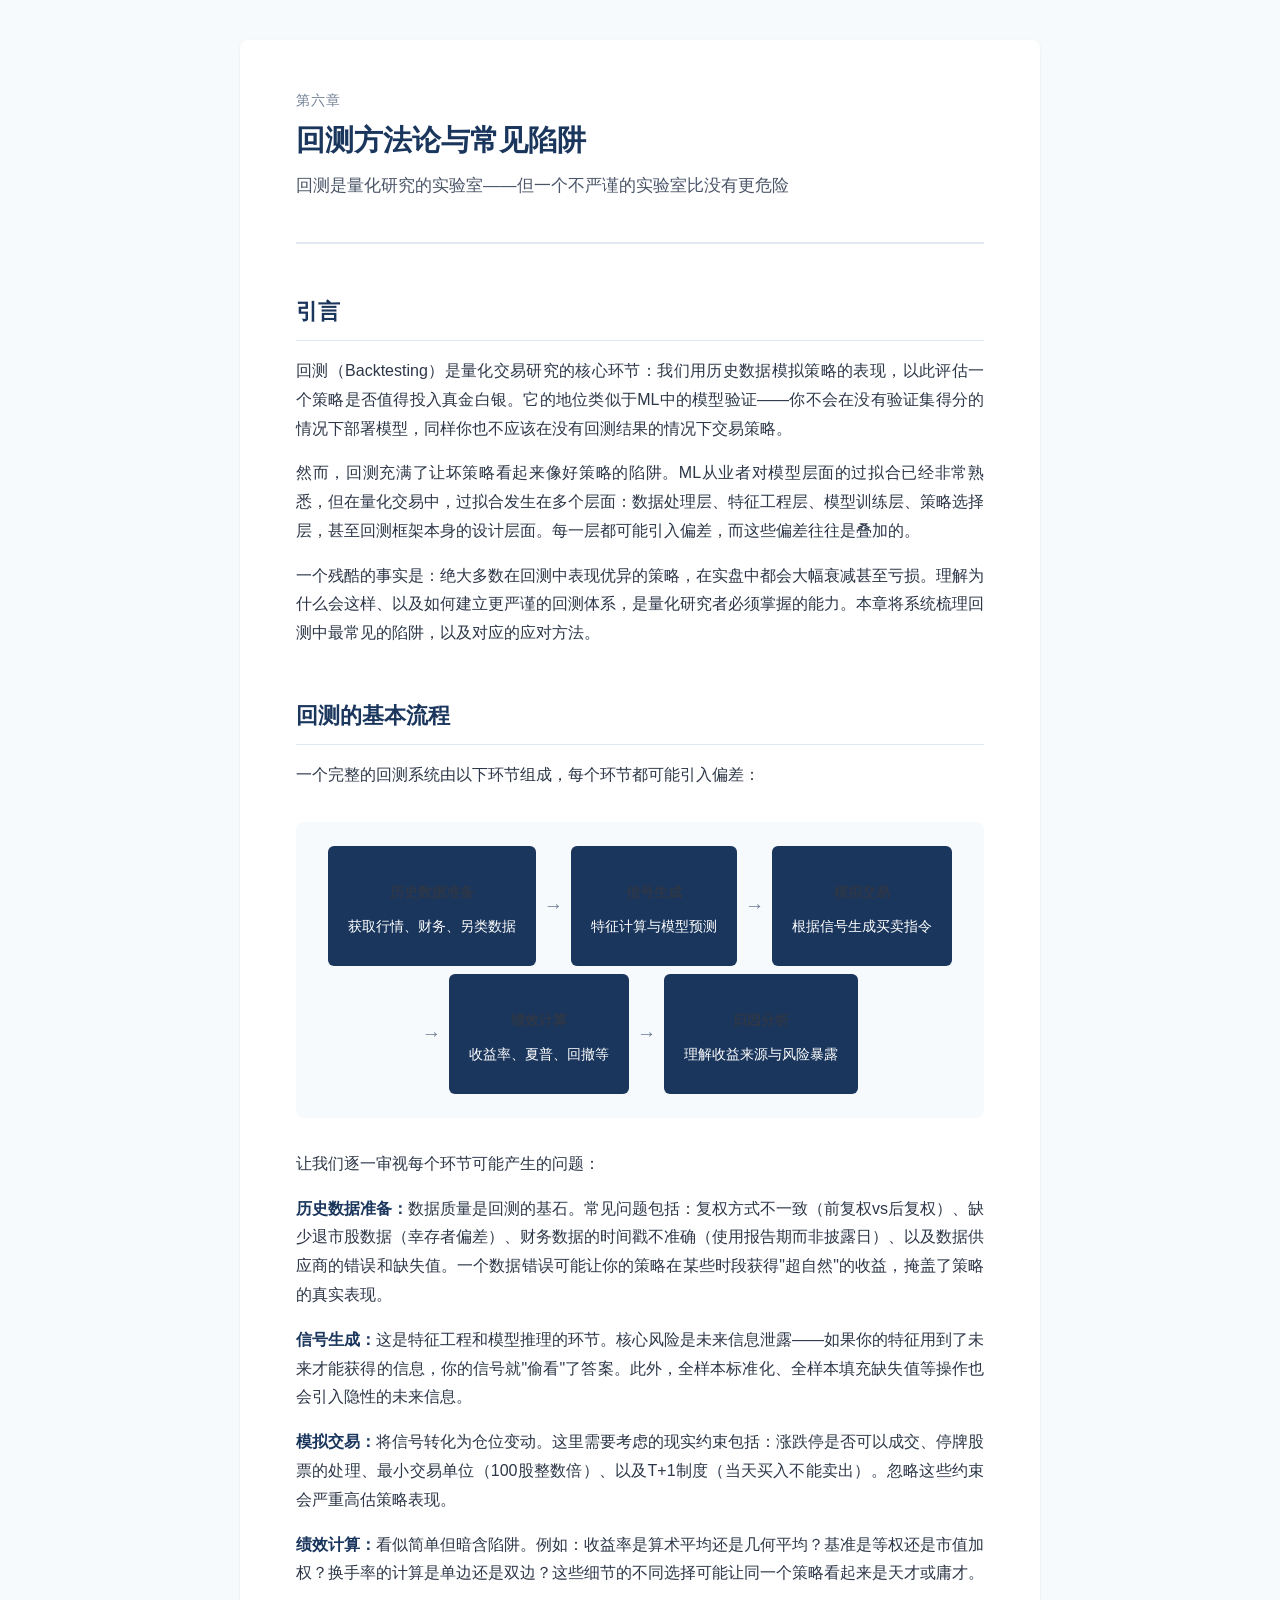
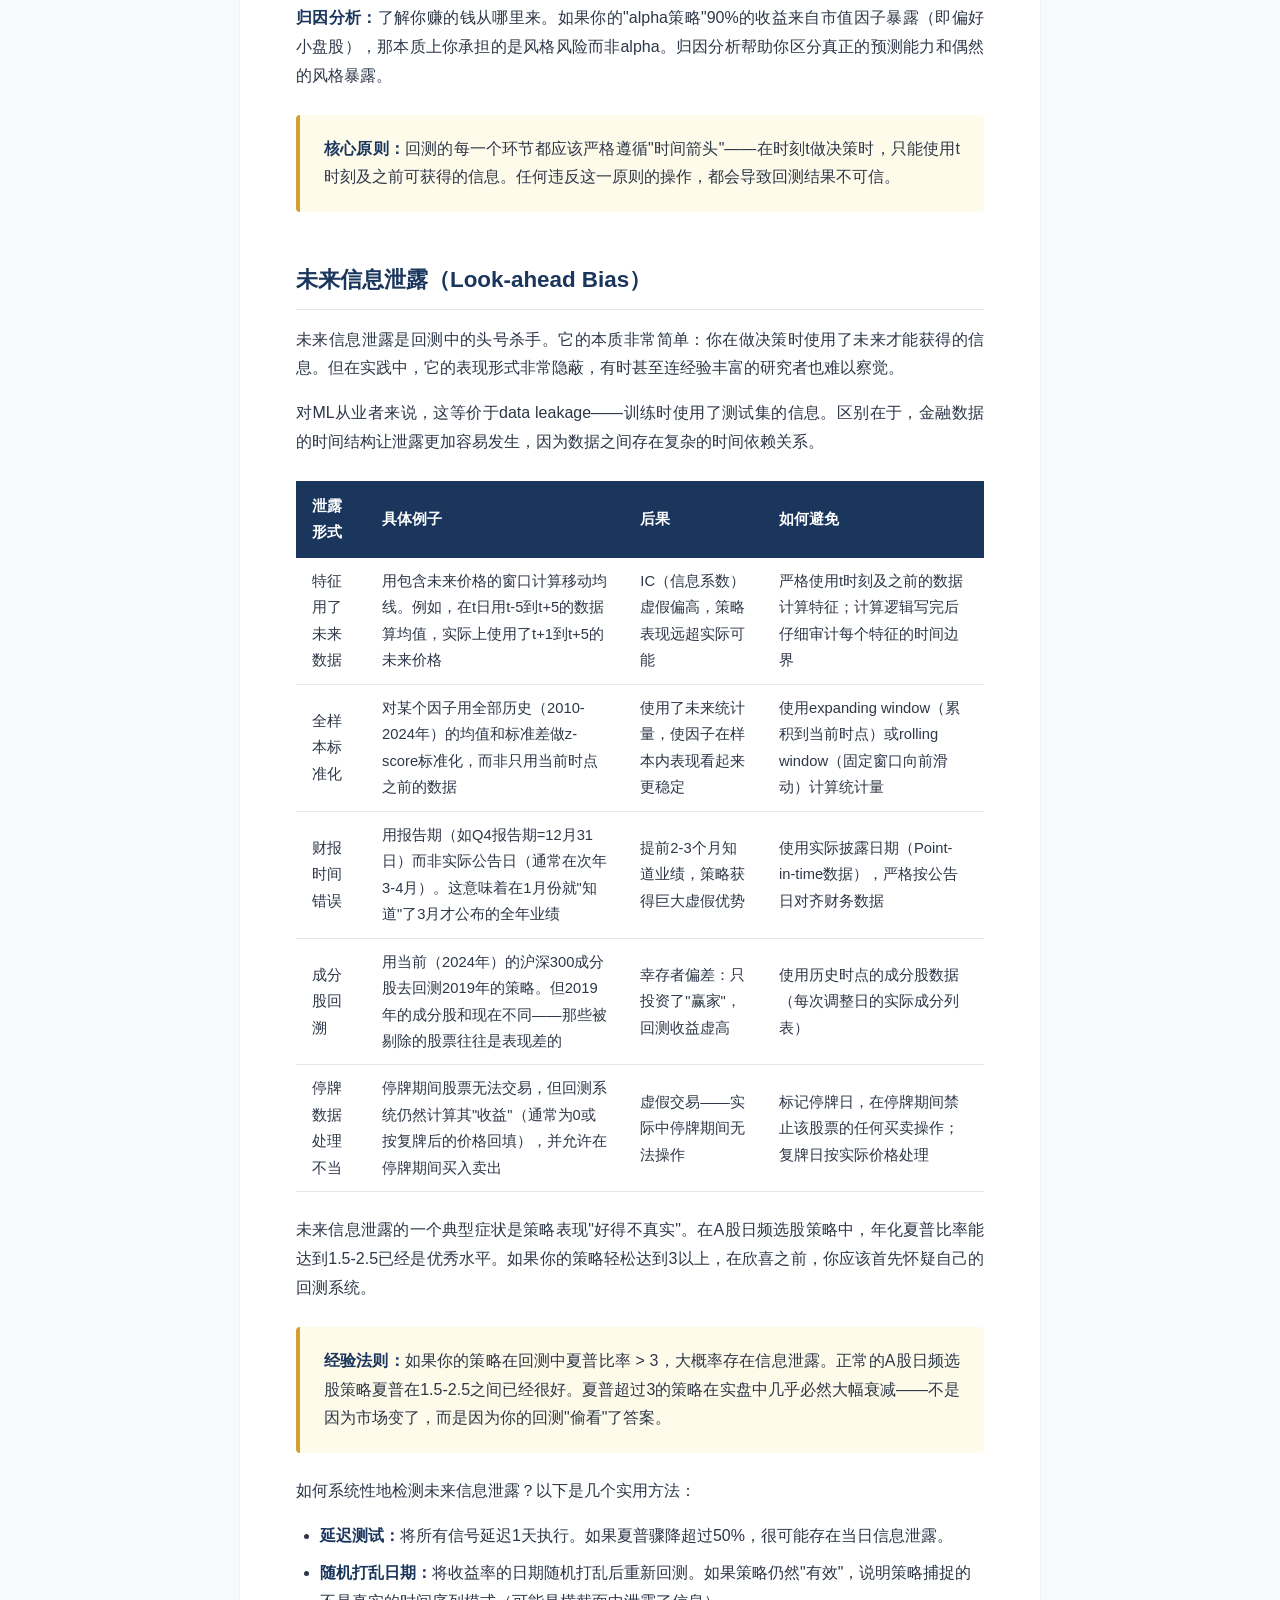
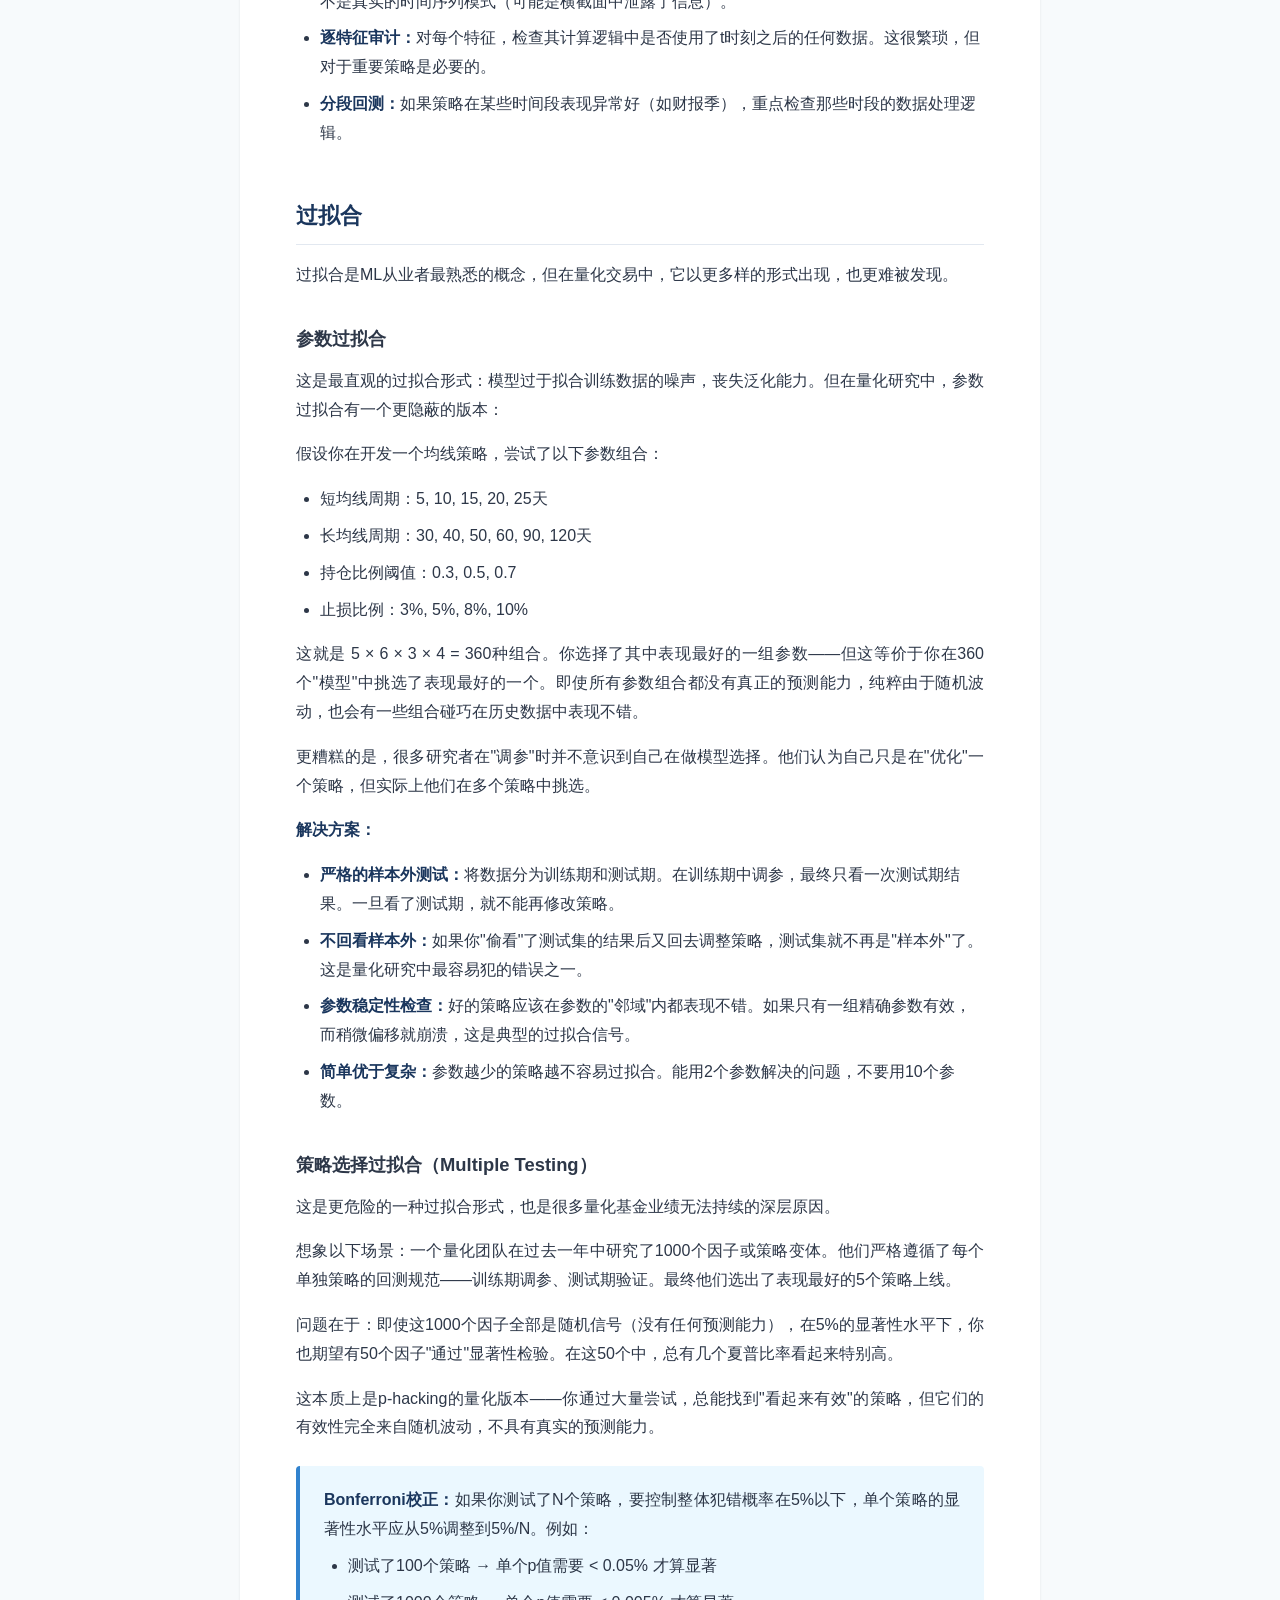
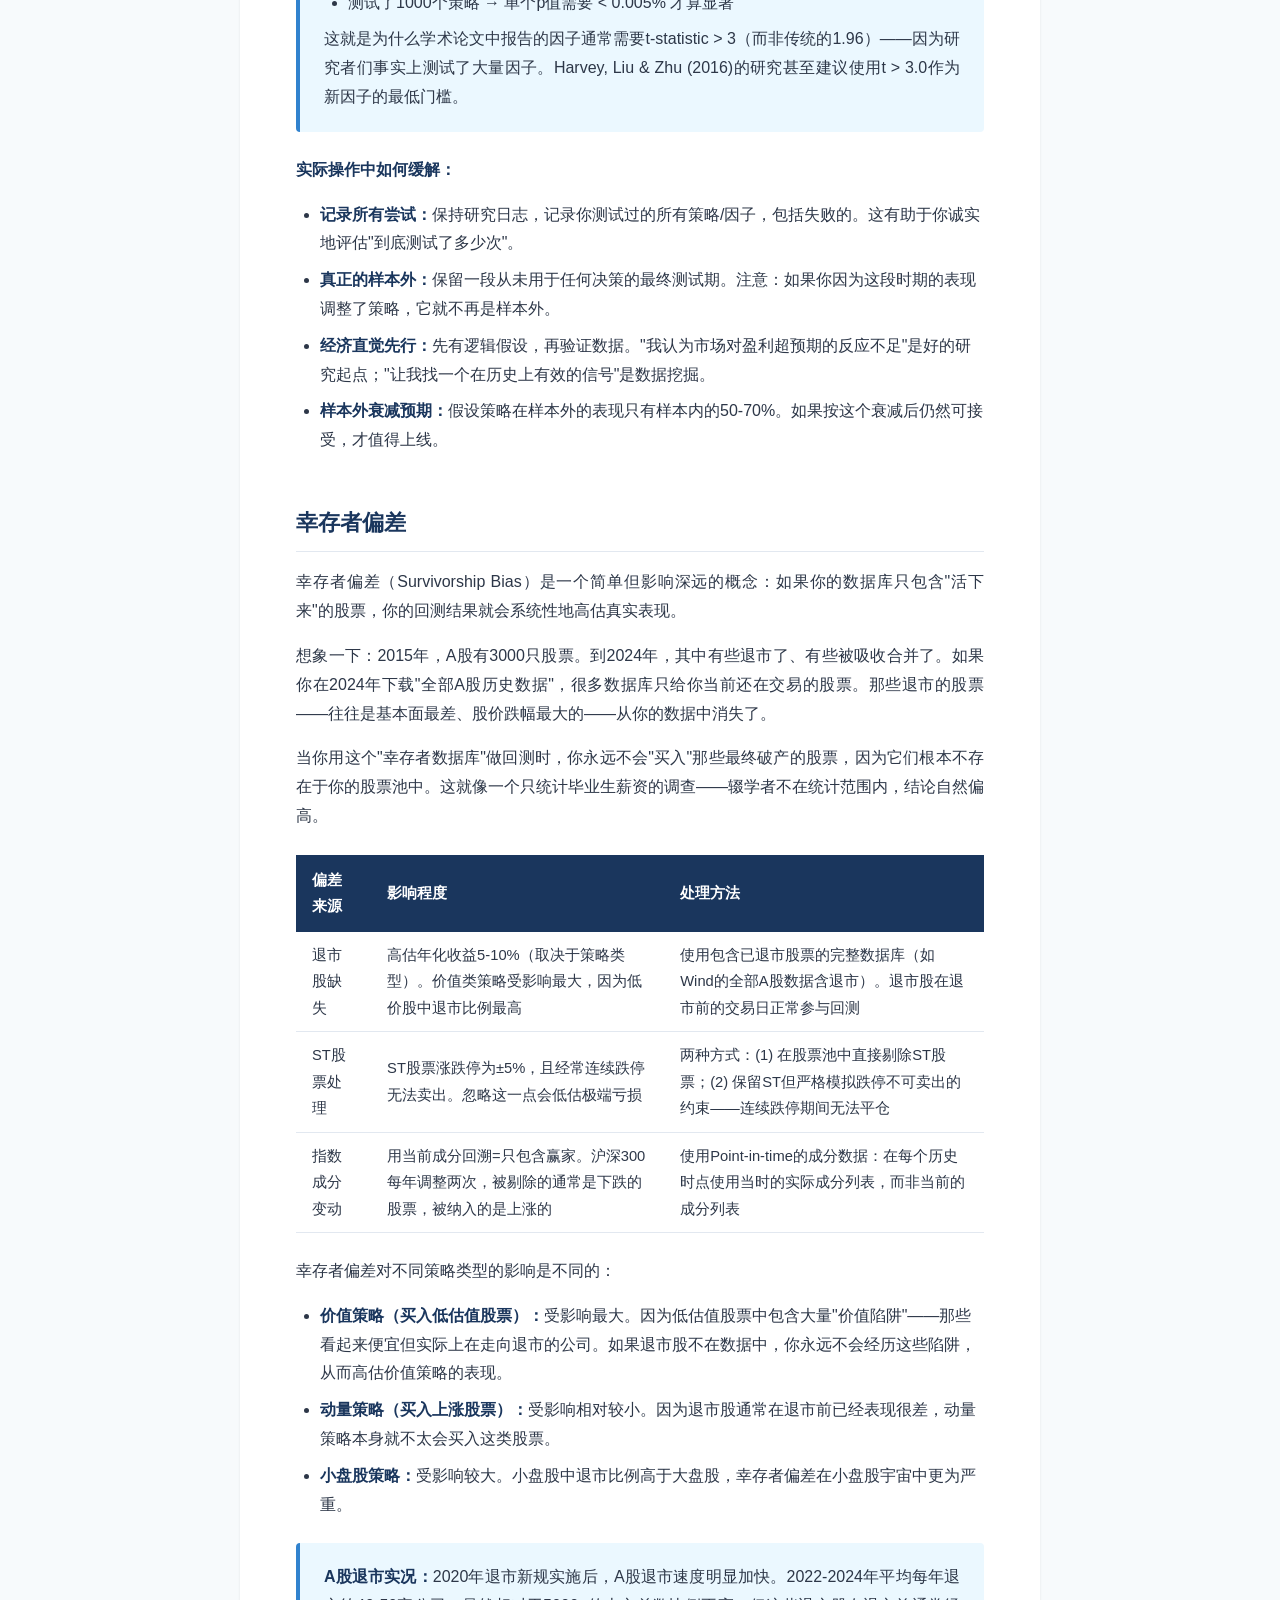
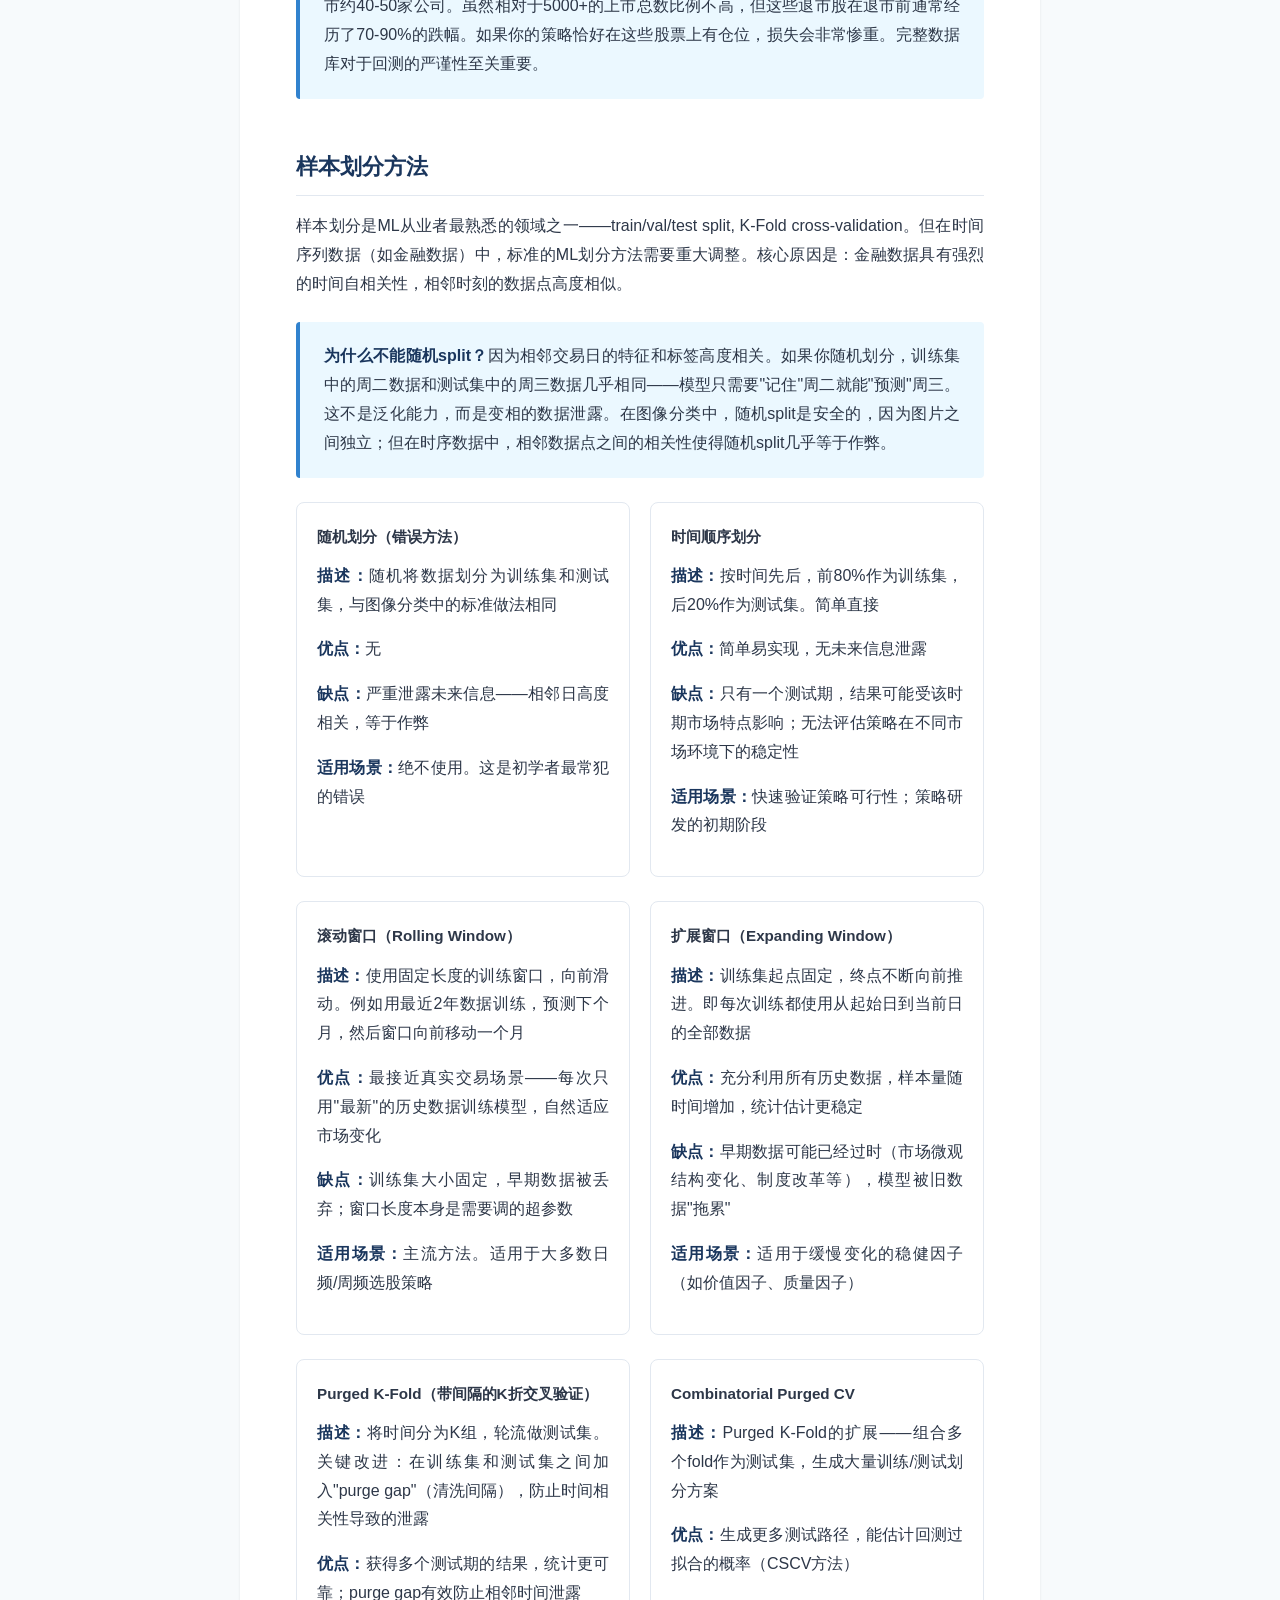
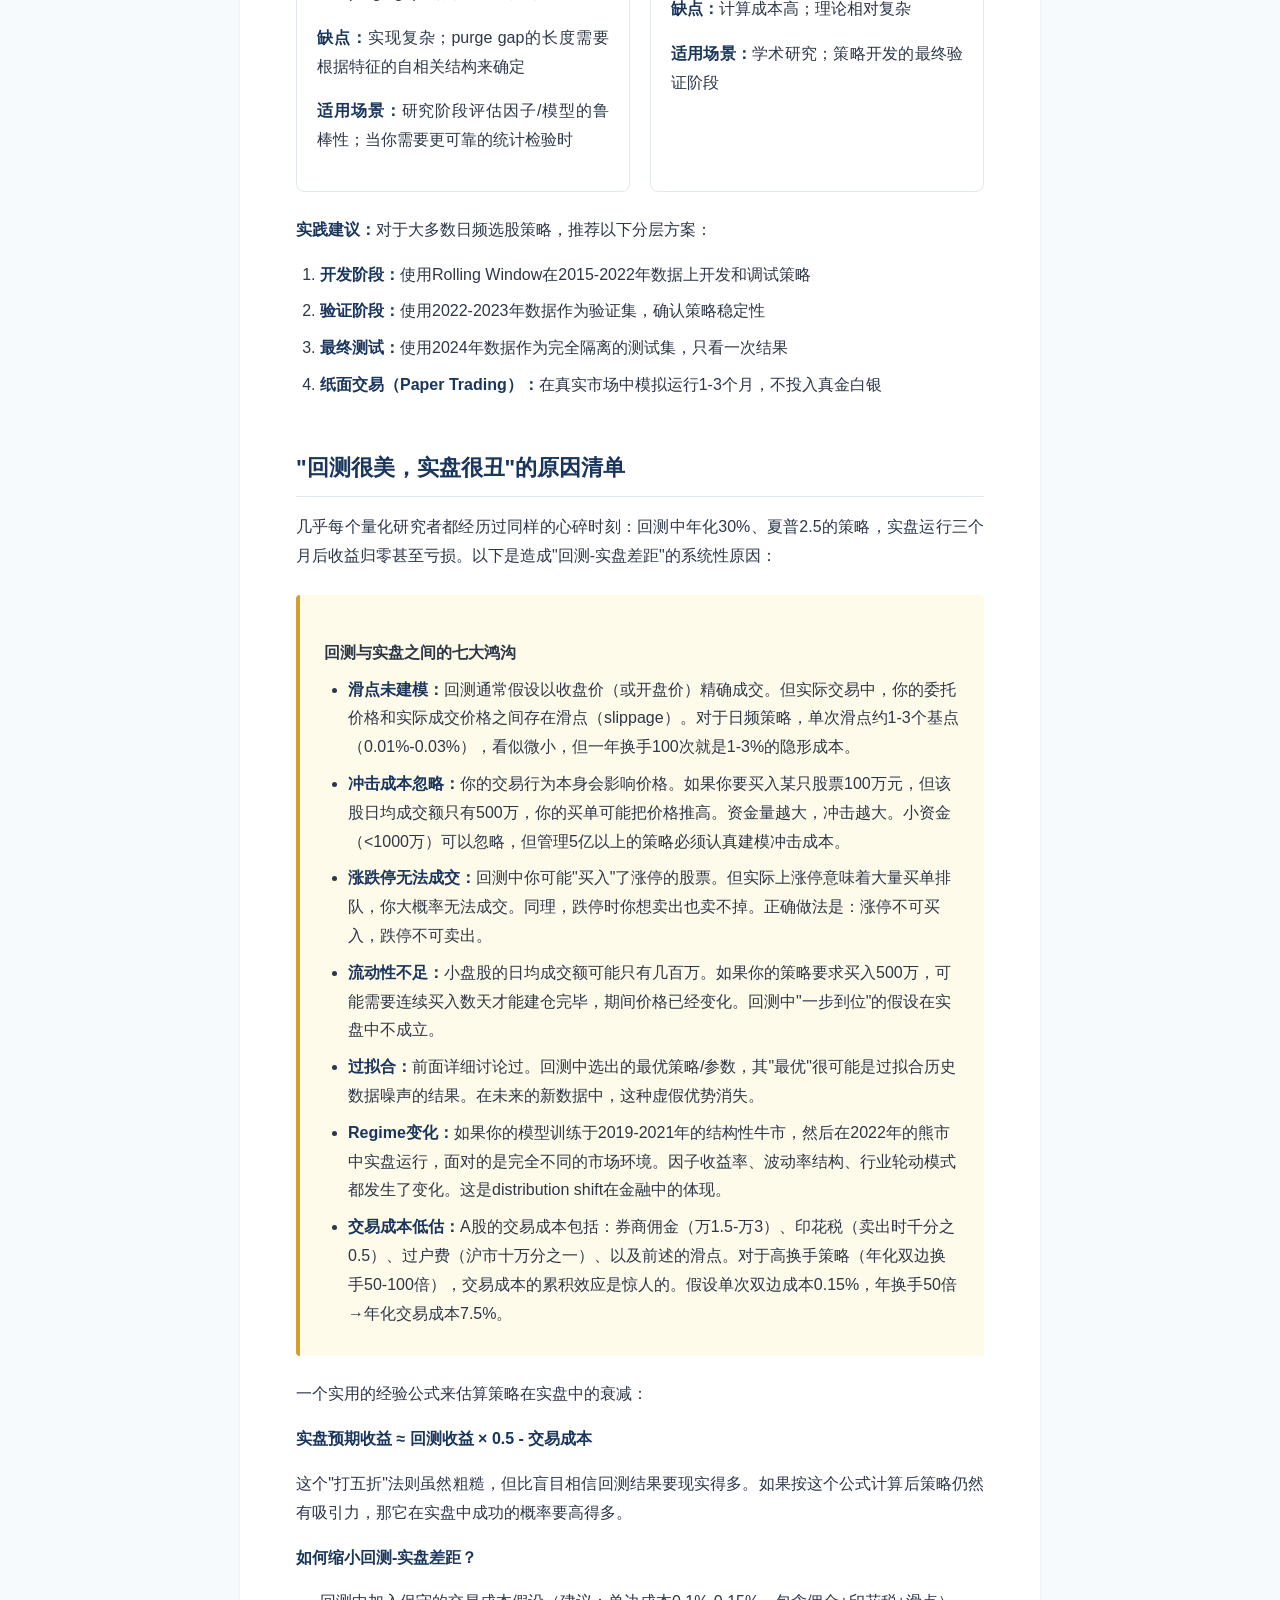
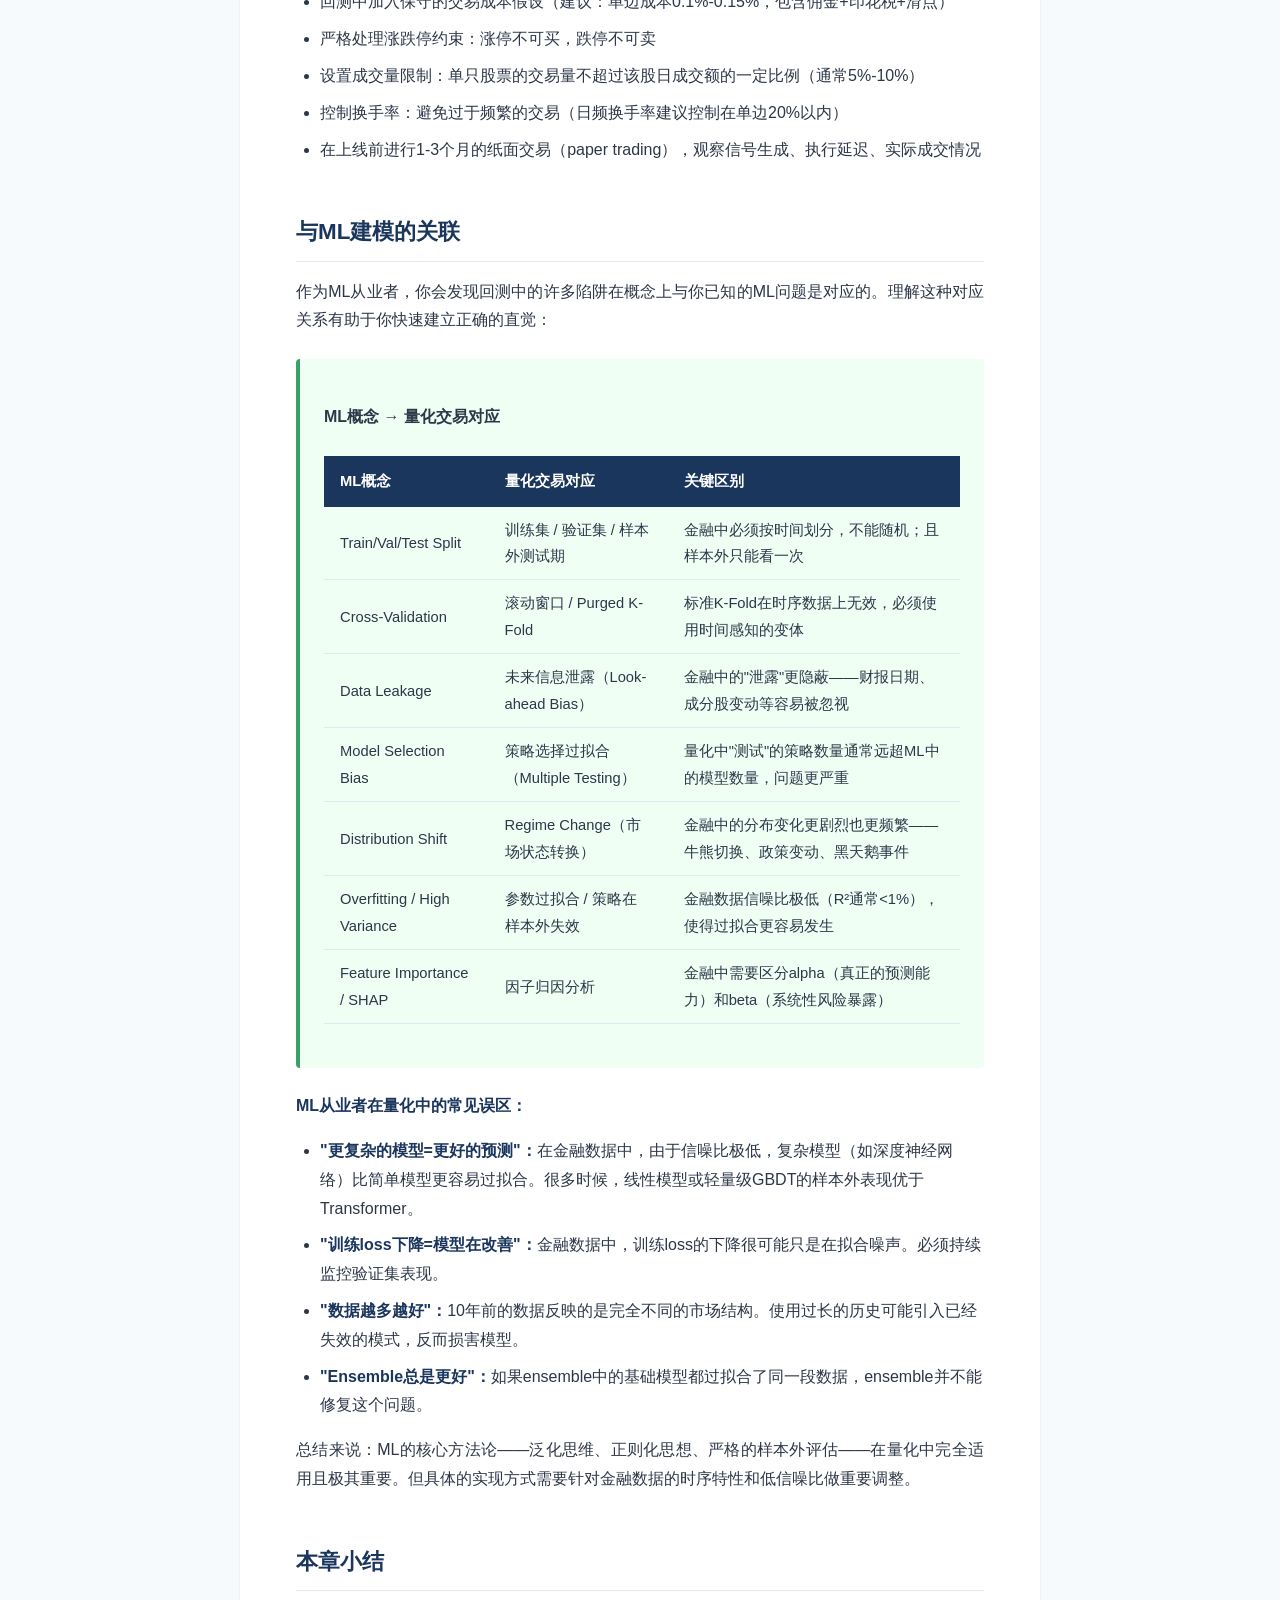
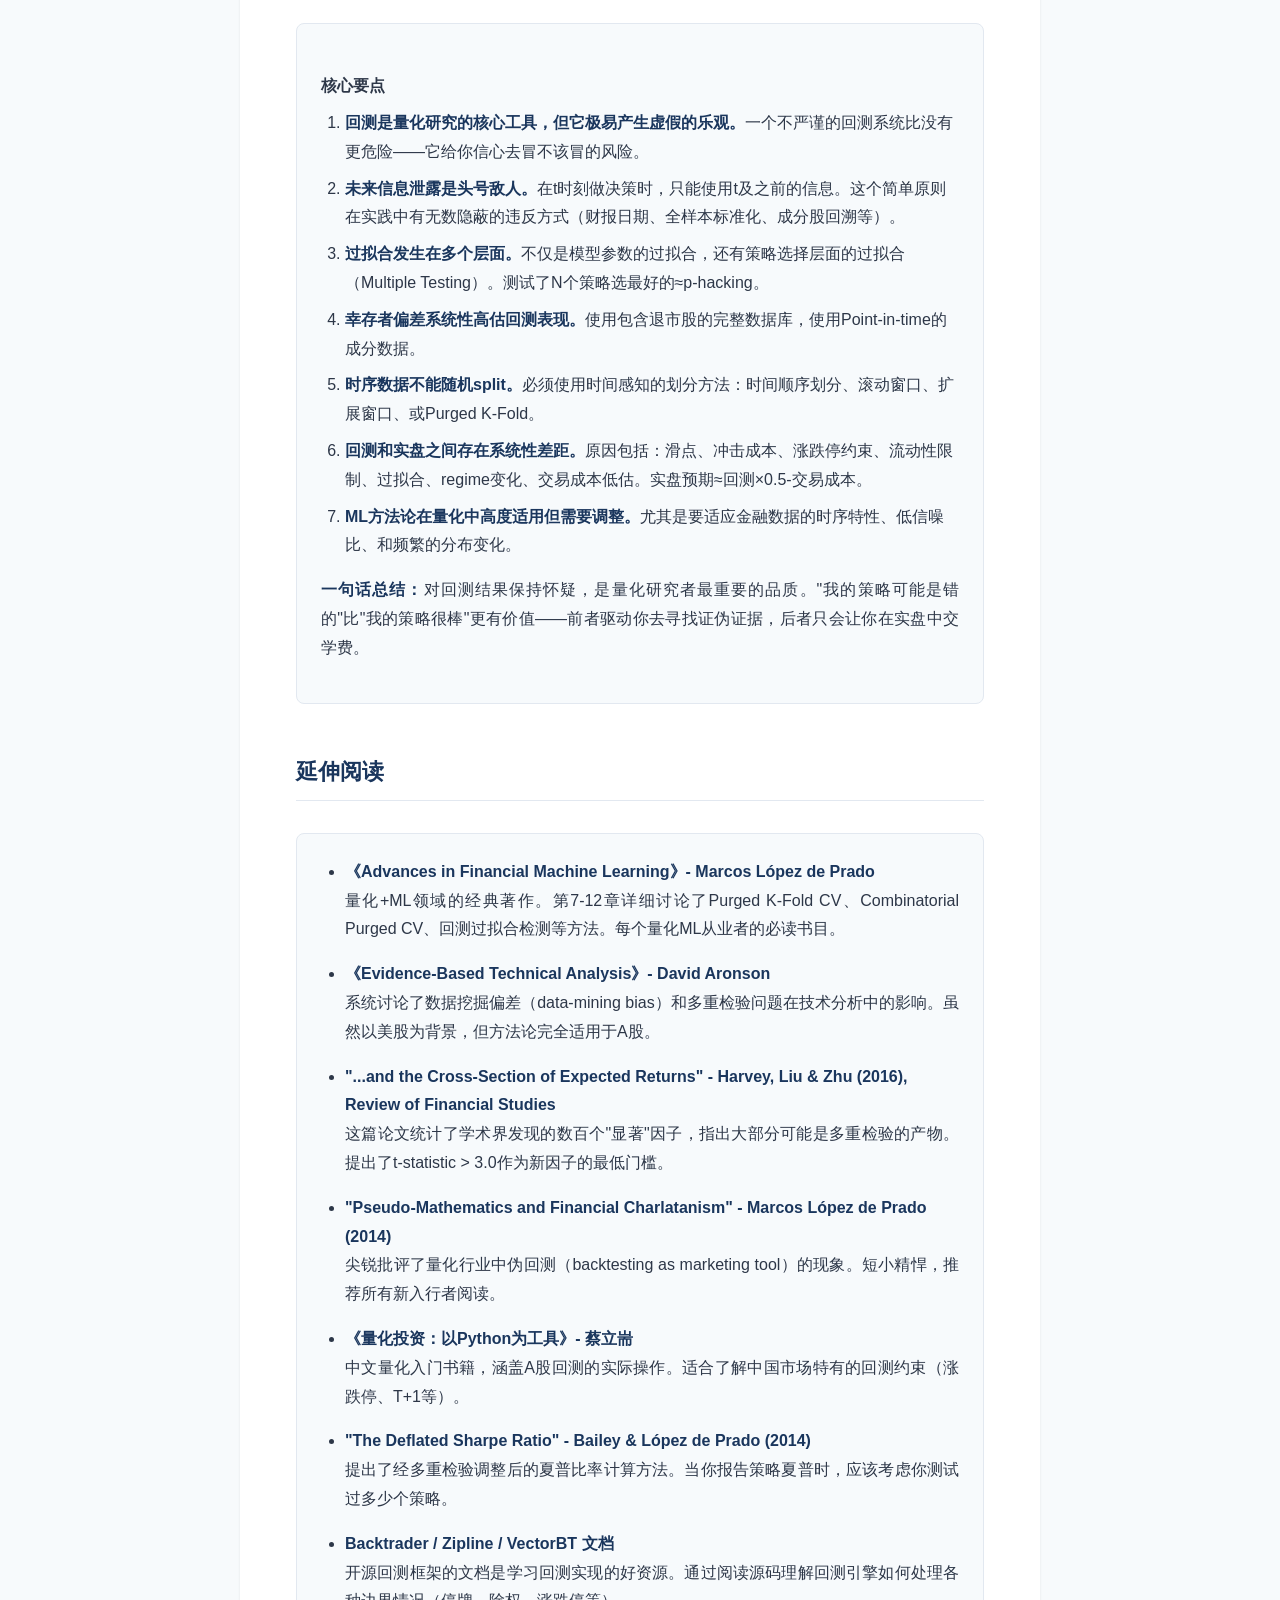
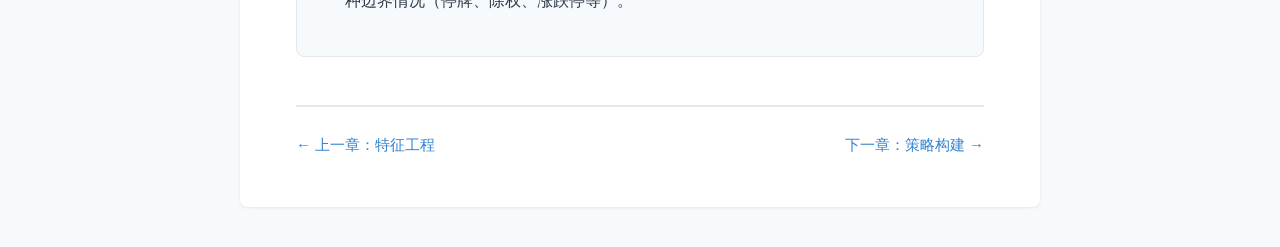
<file: ch06.html>
<!DOCTYPE html>
<html lang="zh-CN">
<head>
  <meta charset="UTF-8">
  <meta name="viewport" content="width=device-width, initial-scale=1.0">
  <title>第六章：回测方法论与常见陷阱 - ML量化交易教程</title>
  <link rel="stylesheet" href="css/style.css">
</head>
<body>
  <div class="container">

    <header class="chapter-header">
      <p class="chapter-number">第六章</p>
      <h1>回测方法论与常见陷阱</h1>
      <p class="chapter-summary">回测是量化研究的实验室——但一个不严谨的实验室比没有更危险</p>
    </header>

    <!-- 1. 引言 -->
    <h2>引言</h2>
    <p>回测（Backtesting）是量化交易研究的核心环节：我们用历史数据模拟策略的表现，以此评估一个策略是否值得投入真金白银。它的地位类似于ML中的模型验证——你不会在没有验证集得分的情况下部署模型，同样你也不应该在没有回测结果的情况下交易策略。</p>
    <p>然而，回测充满了让坏策略看起来像好策略的陷阱。ML从业者对模型层面的过拟合已经非常熟悉，但在量化交易中，过拟合发生在多个层面：数据处理层、特征工程层、模型训练层、策略选择层，甚至回测框架本身的设计层面。每一层都可能引入偏差，而这些偏差往往是叠加的。</p>
    <p>一个残酷的事实是：绝大多数在回测中表现优异的策略，在实盘中都会大幅衰减甚至亏损。理解为什么会这样、以及如何建立更严谨的回测体系，是量化研究者必须掌握的能力。本章将系统梳理回测中最常见的陷阱，以及对应的应对方法。</p>

    <!-- 2. 回测的基本流程 -->
    <h2>回测的基本流程</h2>
    <p>一个完整的回测系统由以下环节组成，每个环节都可能引入偏差：</p>

    <div class="flowchart">
      <div class="flow-step">
        <h4>历史数据准备</h4>
        <p>获取行情、财务、另类数据</p>
      </div>
      <div class="flow-arrow">→</div>
      <div class="flow-step">
        <h4>信号生成</h4>
        <p>特征计算与模型预测</p>
      </div>
      <div class="flow-arrow">→</div>
      <div class="flow-step">
        <h4>模拟交易</h4>
        <p>根据信号生成买卖指令</p>
      </div>
      <div class="flow-arrow">→</div>
      <div class="flow-step">
        <h4>绩效计算</h4>
        <p>收益率、夏普、回撤等</p>
      </div>
      <div class="flow-arrow">→</div>
      <div class="flow-step">
        <h4>归因分析</h4>
        <p>理解收益来源与风险暴露</p>
      </div>
    </div>

    <p>让我们逐一审视每个环节可能产生的问题：</p>

    <p><strong>历史数据准备：</strong>数据质量是回测的基石。常见问题包括：复权方式不一致（前复权vs后复权）、缺少退市股数据（幸存者偏差）、财务数据的时间戳不准确（使用报告期而非披露日）、以及数据供应商的错误和缺失值。一个数据错误可能让你的策略在某些时段获得"超自然"的收益，掩盖了策略的真实表现。</p>

    <p><strong>信号生成：</strong>这是特征工程和模型推理的环节。核心风险是未来信息泄露——如果你的特征用到了未来才能获得的信息，你的信号就"偷看"了答案。此外，全样本标准化、全样本填充缺失值等操作也会引入隐性的未来信息。</p>

    <p><strong>模拟交易：</strong>将信号转化为仓位变动。这里需要考虑的现实约束包括：涨跌停是否可以成交、停牌股票的处理、最小交易单位（100股整数倍）、以及T+1制度（当天买入不能卖出）。忽略这些约束会严重高估策略表现。</p>

    <p><strong>绩效计算：</strong>看似简单但暗含陷阱。例如：收益率是算术平均还是几何平均？基准是等权还是市值加权？换手率的计算是单边还是双边？这些细节的不同选择可能让同一个策略看起来是天才或庸才。</p>

    <p><strong>归因分析：</strong>了解你赚的钱从哪里来。如果你的"alpha策略"90%的收益来自市值因子暴露（即偏好小盘股），那本质上你承担的是风格风险而非alpha。归因分析帮助你区分真正的预测能力和偶然的风格暴露。</p>

    <div class="warning-box">
      <p><strong>核心原则：</strong>回测的每一个环节都应该严格遵循"时间箭头"——在时刻t做决策时，只能使用t时刻及之前可获得的信息。任何违反这一原则的操作，都会导致回测结果不可信。</p>
    </div>

    <!-- 3. 未来信息泄露 -->
    <h2>未来信息泄露（Look-ahead Bias）</h2>
    <p>未来信息泄露是回测中的头号杀手。它的本质非常简单：你在做决策时使用了未来才能获得的信息。但在实践中，它的表现形式非常隐蔽，有时甚至连经验丰富的研究者也难以察觉。</p>
    <p>对ML从业者来说，这等价于data leakage——训练时使用了测试集的信息。区别在于，金融数据的时间结构让泄露更加容易发生，因为数据之间存在复杂的时间依赖关系。</p>

    <table>
      <thead>
        <tr>
          <th>泄露形式</th>
          <th>具体例子</th>
          <th>后果</th>
          <th>如何避免</th>
        </tr>
      </thead>
      <tbody>
        <tr>
          <td>特征用了未来数据</td>
          <td>用包含未来价格的窗口计算移动均线。例如，在t日用t-5到t+5的数据算均值，实际上使用了t+1到t+5的未来价格</td>
          <td>IC（信息系数）虚假偏高，策略表现远超实际可能</td>
          <td>严格使用t时刻及之前的数据计算特征；计算逻辑写完后仔细审计每个特征的时间边界</td>
        </tr>
        <tr>
          <td>全样本标准化</td>
          <td>对某个因子用全部历史（2010-2024年）的均值和标准差做z-score标准化，而非只用当前时点之前的数据</td>
          <td>使用了未来统计量，使因子在样本内表现看起来更稳定</td>
          <td>使用expanding window（累积到当前时点）或rolling window（固定窗口向前滑动）计算统计量</td>
        </tr>
        <tr>
          <td>财报时间错误</td>
          <td>用报告期（如Q4报告期=12月31日）而非实际公告日（通常在次年3-4月）。这意味着在1月份就"知道"了3月才公布的全年业绩</td>
          <td>提前2-3个月知道业绩，策略获得巨大虚假优势</td>
          <td>使用实际披露日期（Point-in-time数据），严格按公告日对齐财务数据</td>
        </tr>
        <tr>
          <td>成分股回溯</td>
          <td>用当前（2024年）的沪深300成分股去回测2019年的策略。但2019年的成分股和现在不同——那些被剔除的股票往往是表现差的</td>
          <td>幸存者偏差：只投资了"赢家"，回测收益虚高</td>
          <td>使用历史时点的成分股数据（每次调整日的实际成分列表）</td>
        </tr>
        <tr>
          <td>停牌数据处理不当</td>
          <td>停牌期间股票无法交易，但回测系统仍然计算其"收益"（通常为0或按复牌后的价格回填），并允许在停牌期间买入卖出</td>
          <td>虚假交易——实际中停牌期间无法操作</td>
          <td>标记停牌日，在停牌期间禁止该股票的任何买卖操作；复牌日按实际价格处理</td>
        </tr>
      </tbody>
    </table>

    <p>未来信息泄露的一个典型症状是策略表现"好得不真实"。在A股日频选股策略中，年化夏普比率能达到1.5-2.5已经是优秀水平。如果你的策略轻松达到3以上，在欣喜之前，你应该首先怀疑自己的回测系统。</p>

    <div class="warning-box">
      <p><strong>经验法则：</strong>如果你的策略在回测中夏普比率 > 3，大概率存在信息泄露。正常的A股日频选股策略夏普在1.5-2.5之间已经很好。夏普超过3的策略在实盘中几乎必然大幅衰减——不是因为市场变了，而是因为你的回测"偷看"了答案。</p>
    </div>

    <p>如何系统性地检测未来信息泄露？以下是几个实用方法：</p>
    <ul>
      <li><strong>延迟测试：</strong>将所有信号延迟1天执行。如果夏普骤降超过50%，很可能存在当日信息泄露。</li>
      <li><strong>随机打乱日期：</strong>将收益率的日期随机打乱后重新回测。如果策略仍然"有效"，说明策略捕捉的不是真实的时间序列模式（可能是横截面中泄露了信息）。</li>
      <li><strong>逐特征审计：</strong>对每个特征，检查其计算逻辑中是否使用了t时刻之后的任何数据。这很繁琐，但对于重要策略是必要的。</li>
      <li><strong>分段回测：</strong>如果策略在某些时间段表现异常好（如财报季），重点检查那些时段的数据处理逻辑。</li>
    </ul>

    <!-- 4. 过拟合 -->
    <h2>过拟合</h2>
    <p>过拟合是ML从业者最熟悉的概念，但在量化交易中，它以更多样的形式出现，也更难被发现。</p>

    <h3>参数过拟合</h3>
    <p>这是最直观的过拟合形式：模型过于拟合训练数据的噪声，丧失泛化能力。但在量化研究中，参数过拟合有一个更隐蔽的版本：</p>
    <p>假设你在开发一个均线策略，尝试了以下参数组合：</p>
    <ul>
      <li>短均线周期：5, 10, 15, 20, 25天</li>
      <li>长均线周期：30, 40, 50, 60, 90, 120天</li>
      <li>持仓比例阈值：0.3, 0.5, 0.7</li>
      <li>止损比例：3%, 5%, 8%, 10%</li>
    </ul>
    <p>这就是 5 × 6 × 3 × 4 = 360种组合。你选择了其中表现最好的一组参数——但这等价于你在360个"模型"中挑选了表现最好的一个。即使所有参数组合都没有真正的预测能力，纯粹由于随机波动，也会有一些组合碰巧在历史数据中表现不错。</p>
    <p>更糟糕的是，很多研究者在"调参"时并不意识到自己在做模型选择。他们认为自己只是在"优化"一个策略，但实际上他们在多个策略中挑选。</p>

    <p><strong>解决方案：</strong></p>
    <ul>
      <li><strong>严格的样本外测试：</strong>将数据分为训练期和测试期。在训练期中调参，最终只看一次测试期结果。一旦看了测试期，就不能再修改策略。</li>
      <li><strong>不回看样本外：</strong>如果你"偷看"了测试集的结果后又回去调整策略，测试集就不再是"样本外"了。这是量化研究中最容易犯的错误之一。</li>
      <li><strong>参数稳定性检查：</strong>好的策略应该在参数的"邻域"内都表现不错。如果只有一组精确参数有效，而稍微偏移就崩溃，这是典型的过拟合信号。</li>
      <li><strong>简单优于复杂：</strong>参数越少的策略越不容易过拟合。能用2个参数解决的问题，不要用10个参数。</li>
    </ul>

    <h3>策略选择过拟合（Multiple Testing）</h3>
    <p>这是更危险的一种过拟合形式，也是很多量化基金业绩无法持续的深层原因。</p>
    <p>想象以下场景：一个量化团队在过去一年中研究了1000个因子或策略变体。他们严格遵循了每个单独策略的回测规范——训练期调参、测试期验证。最终他们选出了表现最好的5个策略上线。</p>
    <p>问题在于：即使这1000个因子全部是随机信号（没有任何预测能力），在5%的显著性水平下，你也期望有50个因子"通过"显著性检验。在这50个中，总有几个夏普比率看起来特别高。</p>
    <p>这本质上是p-hacking的量化版本——你通过大量尝试，总能找到"看起来有效"的策略，但它们的有效性完全来自随机波动，不具有真实的预测能力。</p>

    <div class="info-box">
      <p><strong>Bonferroni校正：</strong>如果你测试了N个策略，要控制整体犯错概率在5%以下，单个策略的显著性水平应从5%调整到5%/N。例如：</p>
      <ul>
        <li>测试了100个策略 → 单个p值需要 < 0.05% 才算显著</li>
        <li>测试了1000个策略 → 单个p值需要 < 0.005% 才算显著</li>
      </ul>
      <p>这就是为什么学术论文中报告的因子通常需要t-statistic > 3（而非传统的1.96）——因为研究者们事实上测试了大量因子。Harvey, Liu & Zhu (2016)的研究甚至建议使用t > 3.0作为新因子的最低门槛。</p>
    </div>

    <p><strong>实际操作中如何缓解：</strong></p>
    <ul>
      <li><strong>记录所有尝试：</strong>保持研究日志，记录你测试过的所有策略/因子，包括失败的。这有助于你诚实地评估"到底测试了多少次"。</li>
      <li><strong>真正的样本外：</strong>保留一段从未用于任何决策的最终测试期。注意：如果你因为这段时期的表现调整了策略，它就不再是样本外。</li>
      <li><strong>经济直觉先行：</strong>先有逻辑假设，再验证数据。"我认为市场对盈利超预期的反应不足"是好的研究起点；"让我找一个在历史上有效的信号"是数据挖掘。</li>
      <li><strong>样本外衰减预期：</strong>假设策略在样本外的表现只有样本内的50-70%。如果按这个衰减后仍然可接受，才值得上线。</li>
    </ul>

    <!-- 5. 幸存者偏差 -->
    <h2>幸存者偏差</h2>
    <p>幸存者偏差（Survivorship Bias）是一个简单但影响深远的概念：如果你的数据库只包含"活下来"的股票，你的回测结果就会系统性地高估真实表现。</p>
    <p>想象一下：2015年，A股有3000只股票。到2024年，其中有些退市了、有些被吸收合并了。如果你在2024年下载"全部A股历史数据"，很多数据库只给你当前还在交易的股票。那些退市的股票——往往是基本面最差、股价跌幅最大的——从你的数据中消失了。</p>
    <p>当你用这个"幸存者数据库"做回测时，你永远不会"买入"那些最终破产的股票，因为它们根本不存在于你的股票池中。这就像一个只统计毕业生薪资的调查——辍学者不在统计范围内，结论自然偏高。</p>

    <table>
      <thead>
        <tr>
          <th>偏差来源</th>
          <th>影响程度</th>
          <th>处理方法</th>
        </tr>
      </thead>
      <tbody>
        <tr>
          <td>退市股缺失</td>
          <td>高估年化收益5-10%（取决于策略类型）。价值类策略受影响最大，因为低价股中退市比例最高</td>
          <td>使用包含已退市股票的完整数据库（如Wind的全部A股数据含退市）。退市股在退市前的交易日正常参与回测</td>
        </tr>
        <tr>
          <td>ST股票处理</td>
          <td>ST股票涨跌停为±5%，且经常连续跌停无法卖出。忽略这一点会低估极端亏损</td>
          <td>两种方式：(1) 在股票池中直接剔除ST股票；(2) 保留ST但严格模拟跌停不可卖出的约束——连续跌停期间无法平仓</td>
        </tr>
        <tr>
          <td>指数成分变动</td>
          <td>用当前成分回溯=只包含赢家。沪深300每年调整两次，被剔除的通常是下跌的股票，被纳入的是上涨的</td>
          <td>使用Point-in-time的成分数据：在每个历史时点使用当时的实际成分列表，而非当前的成分列表</td>
        </tr>
      </tbody>
    </table>

    <p>幸存者偏差对不同策略类型的影响是不同的：</p>
    <ul>
      <li><strong>价值策略（买入低估值股票）：</strong>受影响最大。因为低估值股票中包含大量"价值陷阱"——那些看起来便宜但实际上在走向退市的公司。如果退市股不在数据中，你永远不会经历这些陷阱，从而高估价值策略的表现。</li>
      <li><strong>动量策略（买入上涨股票）：</strong>受影响相对较小。因为退市股通常在退市前已经表现很差，动量策略本身就不太会买入这类股票。</li>
      <li><strong>小盘股策略：</strong>受影响较大。小盘股中退市比例高于大盘股，幸存者偏差在小盘股宇宙中更为严重。</li>
    </ul>

    <div class="info-box">
      <p><strong>A股退市实况：</strong>2020年退市新规实施后，A股退市速度明显加快。2022-2024年平均每年退市约40-50家公司。虽然相对于5000+的上市总数比例不高，但这些退市股在退市前通常经历了70-90%的跌幅。如果你的策略恰好在这些股票上有仓位，损失会非常惨重。完整数据库对于回测的严谨性至关重要。</p>
    </div>

    <!-- 6. 样本划分方法 -->
    <h2>样本划分方法</h2>
    <p>样本划分是ML从业者最熟悉的领域之一——train/val/test split, K-Fold cross-validation。但在时间序列数据（如金融数据）中，标准的ML划分方法需要重大调整。核心原因是：金融数据具有强烈的时间自相关性，相邻时刻的数据点高度相似。</p>

    <div class="info-box">
      <p><strong>为什么不能随机split？</strong>因为相邻交易日的特征和标签高度相关。如果你随机划分，训练集中的周二数据和测试集中的周三数据几乎相同——模型只需要"记住"周二就能"预测"周三。这不是泛化能力，而是变相的数据泄露。在图像分类中，随机split是安全的，因为图片之间独立；但在时序数据中，相邻数据点之间的相关性使得随机split几乎等于作弊。</p>
    </div>

    <div class="compare-container">
      <div class="compare-box">
        <h4>随机划分（错误方法）</h4>
        <p><strong>描述：</strong>随机将数据划分为训练集和测试集，与图像分类中的标准做法相同</p>
        <p><strong>优点：</strong>无</p>
        <p><strong>缺点：</strong>严重泄露未来信息——相邻日高度相关，等于作弊</p>
        <p><strong>适用场景：</strong>绝不使用。这是初学者最常犯的错误</p>
      </div>
      <div class="compare-box">
        <h4>时间顺序划分</h4>
        <p><strong>描述：</strong>按时间先后，前80%作为训练集，后20%作为测试集。简单直接</p>
        <p><strong>优点：</strong>简单易实现，无未来信息泄露</p>
        <p><strong>缺点：</strong>只有一个测试期，结果可能受该时期市场特点影响；无法评估策略在不同市场环境下的稳定性</p>
        <p><strong>适用场景：</strong>快速验证策略可行性；策略研发的初期阶段</p>
      </div>
    </div>

    <div class="compare-container">
      <div class="compare-box">
        <h4>滚动窗口（Rolling Window）</h4>
        <p><strong>描述：</strong>使用固定长度的训练窗口，向前滑动。例如用最近2年数据训练，预测下个月，然后窗口向前移动一个月</p>
        <p><strong>优点：</strong>最接近真实交易场景——每次只用"最新"的历史数据训练模型，自然适应市场变化</p>
        <p><strong>缺点：</strong>训练集大小固定，早期数据被丢弃；窗口长度本身是需要调的超参数</p>
        <p><strong>适用场景：</strong>主流方法。适用于大多数日频/周频选股策略</p>
      </div>
      <div class="compare-box">
        <h4>扩展窗口（Expanding Window）</h4>
        <p><strong>描述：</strong>训练集起点固定，终点不断向前推进。即每次训练都使用从起始日到当前日的全部数据</p>
        <p><strong>优点：</strong>充分利用所有历史数据，样本量随时间增加，统计估计更稳定</p>
        <p><strong>缺点：</strong>早期数据可能已经过时（市场微观结构变化、制度改革等），模型被旧数据"拖累"</p>
        <p><strong>适用场景：</strong>适用于缓慢变化的稳健因子（如价值因子、质量因子）</p>
      </div>
    </div>

    <div class="compare-container">
      <div class="compare-box">
        <h4>Purged K-Fold（带间隔的K折交叉验证）</h4>
        <p><strong>描述：</strong>将时间分为K组，轮流做测试集。关键改进：在训练集和测试集之间加入"purge gap"（清洗间隔），防止时间相关性导致的泄露</p>
        <p><strong>优点：</strong>获得多个测试期的结果，统计更可靠；purge gap有效防止相邻时间泄露</p>
        <p><strong>缺点：</strong>实现复杂；purge gap的长度需要根据特征的自相关结构来确定</p>
        <p><strong>适用场景：</strong>研究阶段评估因子/模型的鲁棒性；当你需要更可靠的统计检验时</p>
      </div>
      <div class="compare-box">
        <h4>Combinatorial Purged CV</h4>
        <p><strong>描述：</strong>Purged K-Fold的扩展——组合多个fold作为测试集，生成大量训练/测试划分方案</p>
        <p><strong>优点：</strong>生成更多测试路径，能估计回测过拟合的概率（CSCV方法）</p>
        <p><strong>缺点：</strong>计算成本高；理论相对复杂</p>
        <p><strong>适用场景：</strong>学术研究；策略开发的最终验证阶段</p>
      </div>
    </div>

    <p><strong>实践建议：</strong>对于大多数日频选股策略，推荐以下分层方案：</p>
    <ol>
      <li><strong>开发阶段：</strong>使用Rolling Window在2015-2022年数据上开发和调试策略</li>
      <li><strong>验证阶段：</strong>使用2022-2023年数据作为验证集，确认策略稳定性</li>
      <li><strong>最终测试：</strong>使用2024年数据作为完全隔离的测试集，只看一次结果</li>
      <li><strong>纸面交易（Paper Trading）：</strong>在真实市场中模拟运行1-3个月，不投入真金白银</li>
    </ol>

    <!-- 7. "回测很美，实盘很丑"的原因清单 -->
    <h2>"回测很美，实盘很丑"的原因清单</h2>
    <p>几乎每个量化研究者都经历过同样的心碎时刻：回测中年化30%、夏普2.5的策略，实盘运行三个月后收益归零甚至亏损。以下是造成"回测-实盘差距"的系统性原因：</p>

    <div class="warning-box">
      <h4>回测与实盘之间的七大鸿沟</h4>
      <ul>
        <li><strong>滑点未建模：</strong>回测通常假设以收盘价（或开盘价）精确成交。但实际交易中，你的委托价格和实际成交价格之间存在滑点（slippage）。对于日频策略，单次滑点约1-3个基点（0.01%-0.03%），看似微小，但一年换手100次就是1-3%的隐形成本。</li>
        <li><strong>冲击成本忽略：</strong>你的交易行为本身会影响价格。如果你要买入某只股票100万元，但该股日均成交额只有500万，你的买单可能把价格推高。资金量越大，冲击越大。小资金（<1000万）可以忽略，但管理5亿以上的策略必须认真建模冲击成本。</li>
        <li><strong>涨跌停无法成交：</strong>回测中你可能"买入"了涨停的股票。但实际上涨停意味着大量买单排队，你大概率无法成交。同理，跌停时你想卖出也卖不掉。正确做法是：涨停不可买入，跌停不可卖出。</li>
        <li><strong>流动性不足：</strong>小盘股的日均成交额可能只有几百万。如果你的策略要求买入500万，可能需要连续买入数天才能建仓完毕，期间价格已经变化。回测中"一步到位"的假设在实盘中不成立。</li>
        <li><strong>过拟合：</strong>前面详细讨论过。回测中选出的最优策略/参数，其"最优"很可能是过拟合历史数据噪声的结果。在未来的新数据中，这种虚假优势消失。</li>
        <li><strong>Regime变化：</strong>如果你的模型训练于2019-2021年的结构性牛市，然后在2022年的熊市中实盘运行，面对的是完全不同的市场环境。因子收益率、波动率结构、行业轮动模式都发生了变化。这是distribution shift在金融中的体现。</li>
        <li><strong>交易成本低估：</strong>A股的交易成本包括：券商佣金（万1.5-万3）、印花税（卖出时千分之0.5）、过户费（沪市十万分之一）、以及前述的滑点。对于高换手策略（年化双边换手50-100倍），交易成本的累积效应是惊人的。假设单次双边成本0.15%，年换手50倍→年化交易成本7.5%。</li>
      </ul>
    </div>

    <p>一个实用的经验公式来估算策略在实盘中的衰减：</p>
    <p><strong>实盘预期收益 ≈ 回测收益 × 0.5 - 交易成本</strong></p>
    <p>这个"打五折"法则虽然粗糙，但比盲目相信回测结果要现实得多。如果按这个公式计算后策略仍然有吸引力，那它在实盘中成功的概率要高得多。</p>

    <p><strong>如何缩小回测-实盘差距？</strong></p>
    <ul>
      <li>回测中加入保守的交易成本假设（建议：单边成本0.1%-0.15%，包含佣金+印花税+滑点）</li>
      <li>严格处理涨跌停约束：涨停不可买，跌停不可卖</li>
      <li>设置成交量限制：单只股票的交易量不超过该股日成交额的一定比例（通常5%-10%）</li>
      <li>控制换手率：避免过于频繁的交易（日频换手率建议控制在单边20%以内）</li>
      <li>在上线前进行1-3个月的纸面交易（paper trading），观察信号生成、执行延迟、实际成交情况</li>
    </ul>

    <!-- 8. 与ML建模的关联 -->
    <h2>与ML建模的关联</h2>
    <p>作为ML从业者，你会发现回测中的许多陷阱在概念上与你已知的ML问题是对应的。理解这种对应关系有助于你快速建立正确的直觉：</p>

    <div class="ml-bridge">
      <h4>ML概念 → 量化交易对应</h4>
      <table>
        <thead>
          <tr>
            <th>ML概念</th>
            <th>量化交易对应</th>
            <th>关键区别</th>
          </tr>
        </thead>
        <tbody>
          <tr>
            <td>Train/Val/Test Split</td>
            <td>训练集 / 验证集 / 样本外测试期</td>
            <td>金融中必须按时间划分，不能随机；且样本外只能看一次</td>
          </tr>
          <tr>
            <td>Cross-Validation</td>
            <td>滚动窗口 / Purged K-Fold</td>
            <td>标准K-Fold在时序数据上无效，必须使用时间感知的变体</td>
          </tr>
          <tr>
            <td>Data Leakage</td>
            <td>未来信息泄露（Look-ahead Bias）</td>
            <td>金融中的"泄露"更隐蔽——财报日期、成分股变动等容易被忽视</td>
          </tr>
          <tr>
            <td>Model Selection Bias</td>
            <td>策略选择过拟合（Multiple Testing）</td>
            <td>量化中"测试"的策略数量通常远超ML中的模型数量，问题更严重</td>
          </tr>
          <tr>
            <td>Distribution Shift</td>
            <td>Regime Change（市场状态转换）</td>
            <td>金融中的分布变化更剧烈也更频繁——牛熊切换、政策变动、黑天鹅事件</td>
          </tr>
          <tr>
            <td>Overfitting / High Variance</td>
            <td>参数过拟合 / 策略在样本外失效</td>
            <td>金融数据信噪比极低（R²通常<1%），使得过拟合更容易发生</td>
          </tr>
          <tr>
            <td>Feature Importance / SHAP</td>
            <td>因子归因分析</td>
            <td>金融中需要区分alpha（真正的预测能力）和beta（系统性风险暴露）</td>
          </tr>
        </tbody>
      </table>
    </div>

    <p><strong>ML从业者在量化中的常见误区：</strong></p>
    <ul>
      <li><strong>"更复杂的模型=更好的预测"：</strong>在金融数据中，由于信噪比极低，复杂模型（如深度神经网络）比简单模型更容易过拟合。很多时候，线性模型或轻量级GBDT的样本外表现优于Transformer。</li>
      <li><strong>"训练loss下降=模型在改善"：</strong>金融数据中，训练loss的下降很可能只是在拟合噪声。必须持续监控验证集表现。</li>
      <li><strong>"数据越多越好"：</strong>10年前的数据反映的是完全不同的市场结构。使用过长的历史可能引入已经失效的模式，反而损害模型。</li>
      <li><strong>"Ensemble总是更好"：</strong>如果ensemble中的基础模型都过拟合了同一段数据，ensemble并不能修复这个问题。</li>
    </ul>

    <p>总结来说：ML的核心方法论——泛化思维、正则化思想、严格的样本外评估——在量化中完全适用且极其重要。但具体的实现方式需要针对金融数据的时序特性和低信噪比做重要调整。</p>

    <!-- 9. 本章小结 -->
    <h2>本章小结</h2>
    <div class="summary-box">
      <h4>核心要点</h4>
      <ol>
        <li><strong>回测是量化研究的核心工具，但它极易产生虚假的乐观。</strong>一个不严谨的回测系统比没有更危险——它给你信心去冒不该冒的风险。</li>
        <li><strong>未来信息泄露是头号敌人。</strong>在t时刻做决策时，只能使用t及之前的信息。这个简单原则在实践中有无数隐蔽的违反方式（财报日期、全样本标准化、成分股回溯等）。</li>
        <li><strong>过拟合发生在多个层面。</strong>不仅是模型参数的过拟合，还有策略选择层面的过拟合（Multiple Testing）。测试了N个策略选最好的≈p-hacking。</li>
        <li><strong>幸存者偏差系统性高估回测表现。</strong>使用包含退市股的完整数据库，使用Point-in-time的成分数据。</li>
        <li><strong>时序数据不能随机split。</strong>必须使用时间感知的划分方法：时间顺序划分、滚动窗口、扩展窗口、或Purged K-Fold。</li>
        <li><strong>回测和实盘之间存在系统性差距。</strong>原因包括：滑点、冲击成本、涨跌停约束、流动性限制、过拟合、regime变化、交易成本低估。实盘预期≈回测×0.5-交易成本。</li>
        <li><strong>ML方法论在量化中高度适用但需要调整。</strong>尤其是要适应金融数据的时序特性、低信噪比、和频繁的分布变化。</li>
      </ol>
      <p><strong>一句话总结：</strong>对回测结果保持怀疑，是量化研究者最重要的品质。"我的策略可能是错的"比"我的策略很棒"更有价值——前者驱动你去寻找证伪证据，后者只会让你在实盘中交学费。</p>
    </div>

    <!-- 10. 延伸阅读 -->
    <h2>延伸阅读</h2>
    <div class="reading-list">
      <ul>
        <li>
          <strong>《Advances in Financial Machine Learning》- Marcos López de Prado</strong>
          <p>量化+ML领域的经典著作。第7-12章详细讨论了Purged K-Fold CV、Combinatorial Purged CV、回测过拟合检测等方法。每个量化ML从业者的必读书目。</p>
        </li>
        <li>
          <strong>《Evidence-Based Technical Analysis》- David Aronson</strong>
          <p>系统讨论了数据挖掘偏差（data-mining bias）和多重检验问题在技术分析中的影响。虽然以美股为背景，但方法论完全适用于A股。</p>
        </li>
        <li>
          <strong>"...and the Cross-Section of Expected Returns" - Harvey, Liu & Zhu (2016), Review of Financial Studies</strong>
          <p>这篇论文统计了学术界发现的数百个"显著"因子，指出大部分可能是多重检验的产物。提出了t-statistic > 3.0作为新因子的最低门槛。</p>
        </li>
        <li>
          <strong>"Pseudo-Mathematics and Financial Charlatanism" - Marcos López de Prado (2014)</strong>
          <p>尖锐批评了量化行业中伪回测（backtesting as marketing tool）的现象。短小精悍，推荐所有新入行者阅读。</p>
        </li>
        <li>
          <strong>《量化投资：以Python为工具》- 蔡立耑</strong>
          <p>中文量化入门书籍，涵盖A股回测的实际操作。适合了解中国市场特有的回测约束（涨跌停、T+1等）。</p>
        </li>
        <li>
          <strong>"The Deflated Sharpe Ratio" - Bailey & López de Prado (2014)</strong>
          <p>提出了经多重检验调整后的夏普比率计算方法。当你报告策略夏普时，应该考虑你测试过多少个策略。</p>
        </li>
        <li>
          <strong>Backtrader / Zipline / VectorBT 文档</strong>
          <p>开源回测框架的文档是学习回测实现的好资源。通过阅读源码理解回测引擎如何处理各种边界情况（停牌、除权、涨跌停等）。</p>
        </li>
      </ul>
    </div>

    <!-- 导航 -->
    <nav class="chapter-nav">
      <a href="ch05.html">← 上一章：特征工程</a>
      <a href="ch07.html">下一章：策略构建 →</a>
    </nav>

  </div>
</body>
</html>
</file>
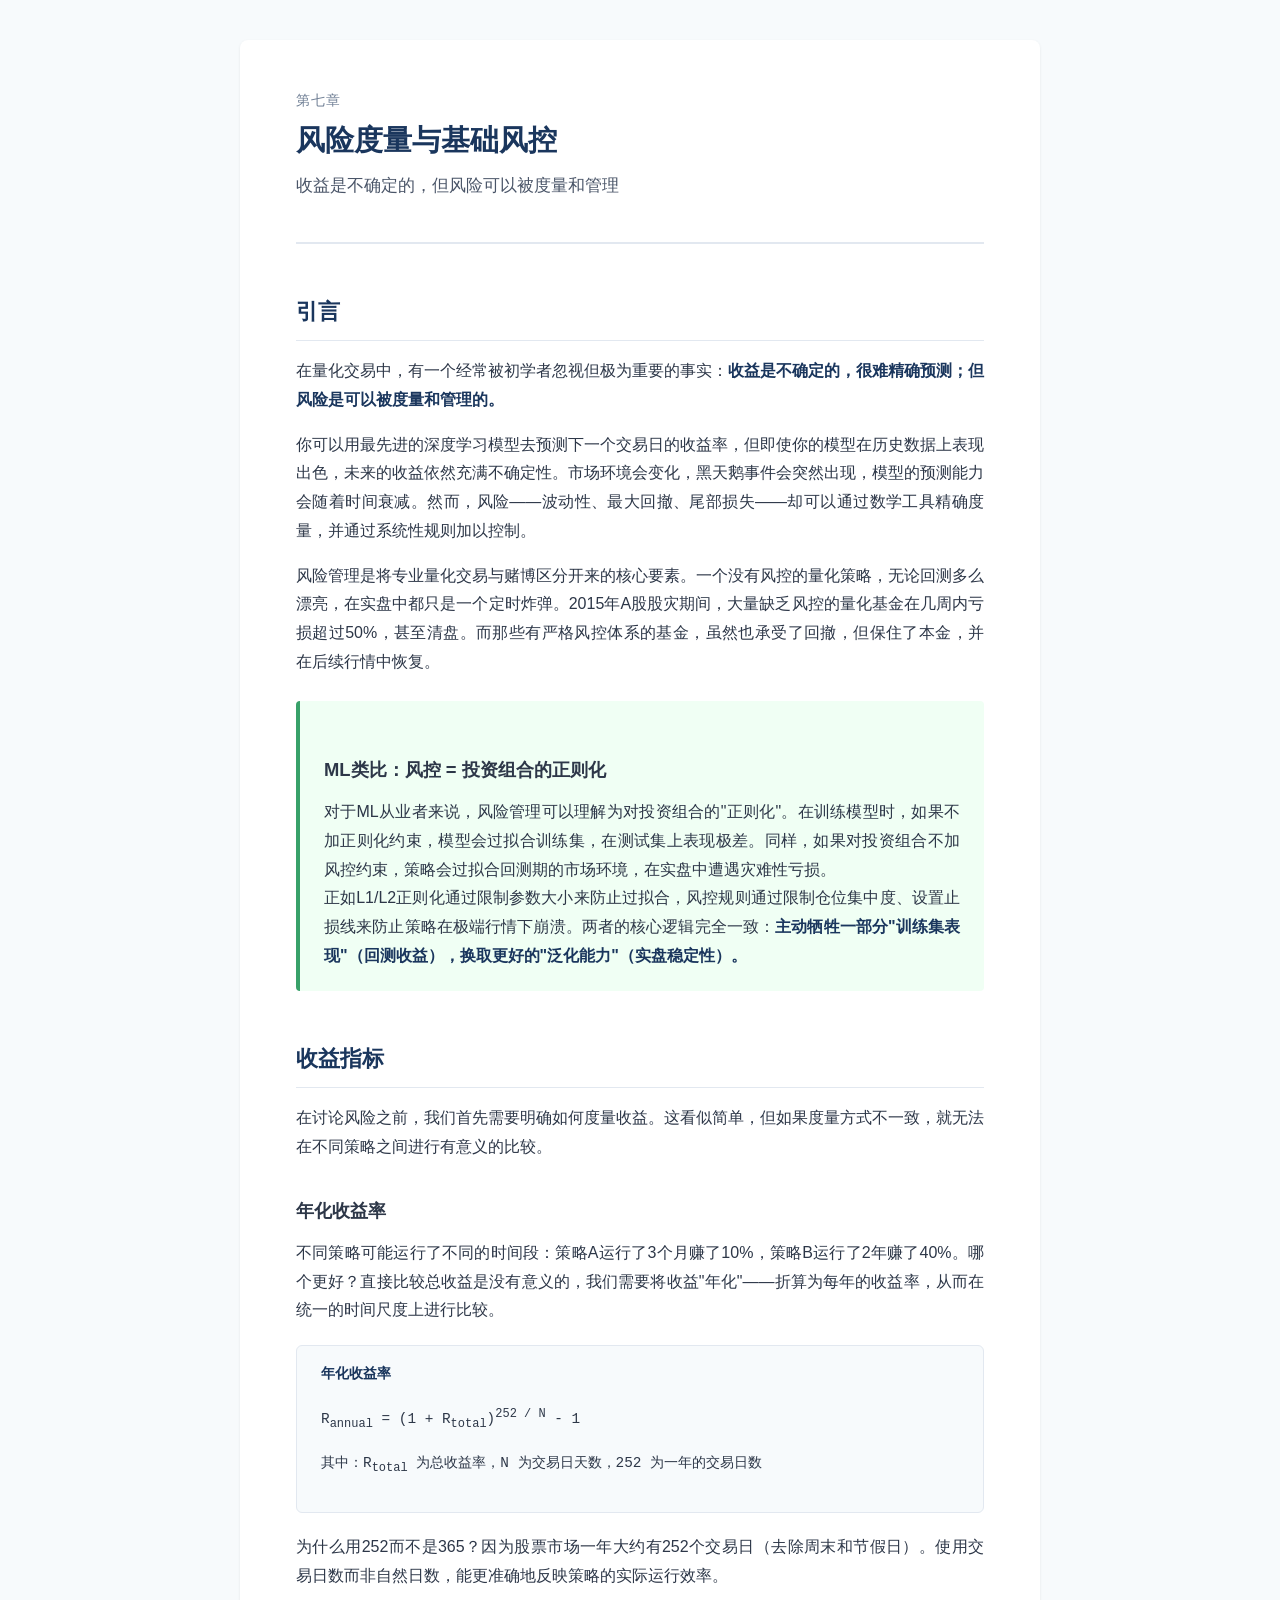
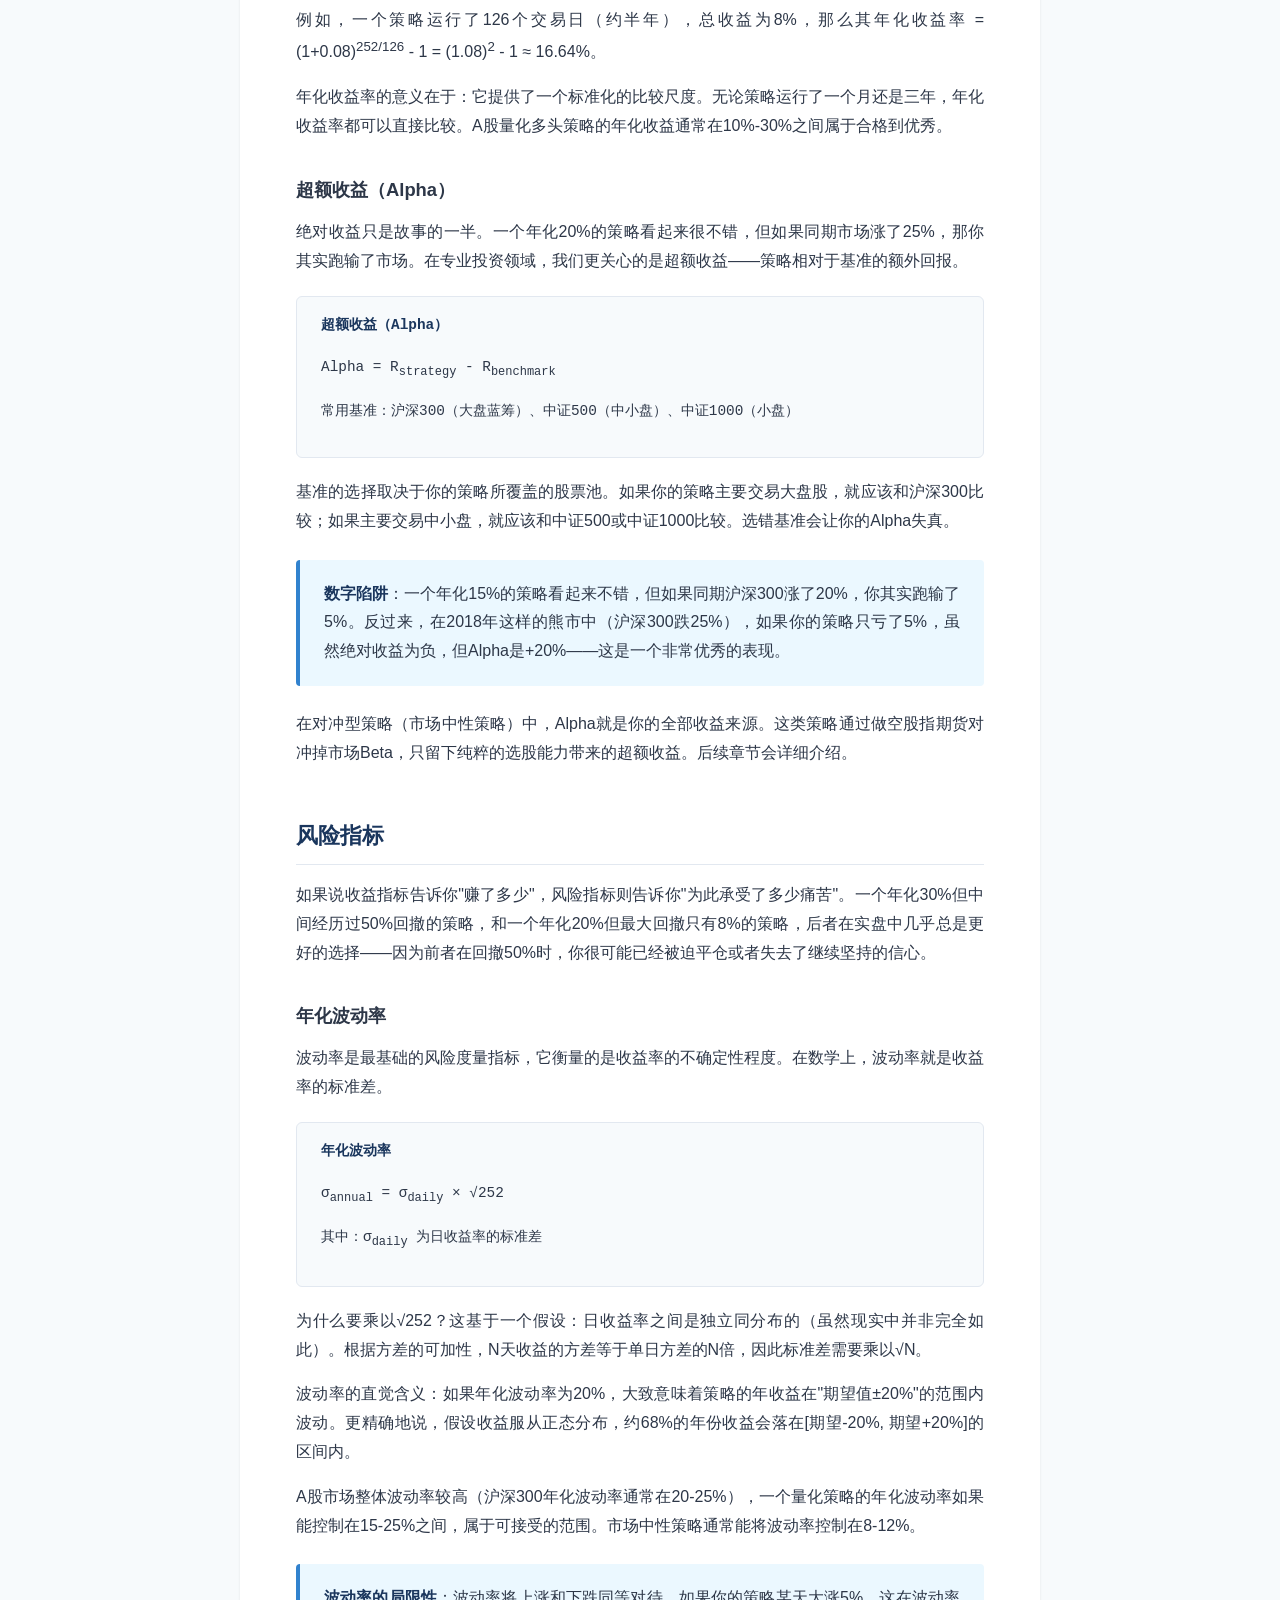
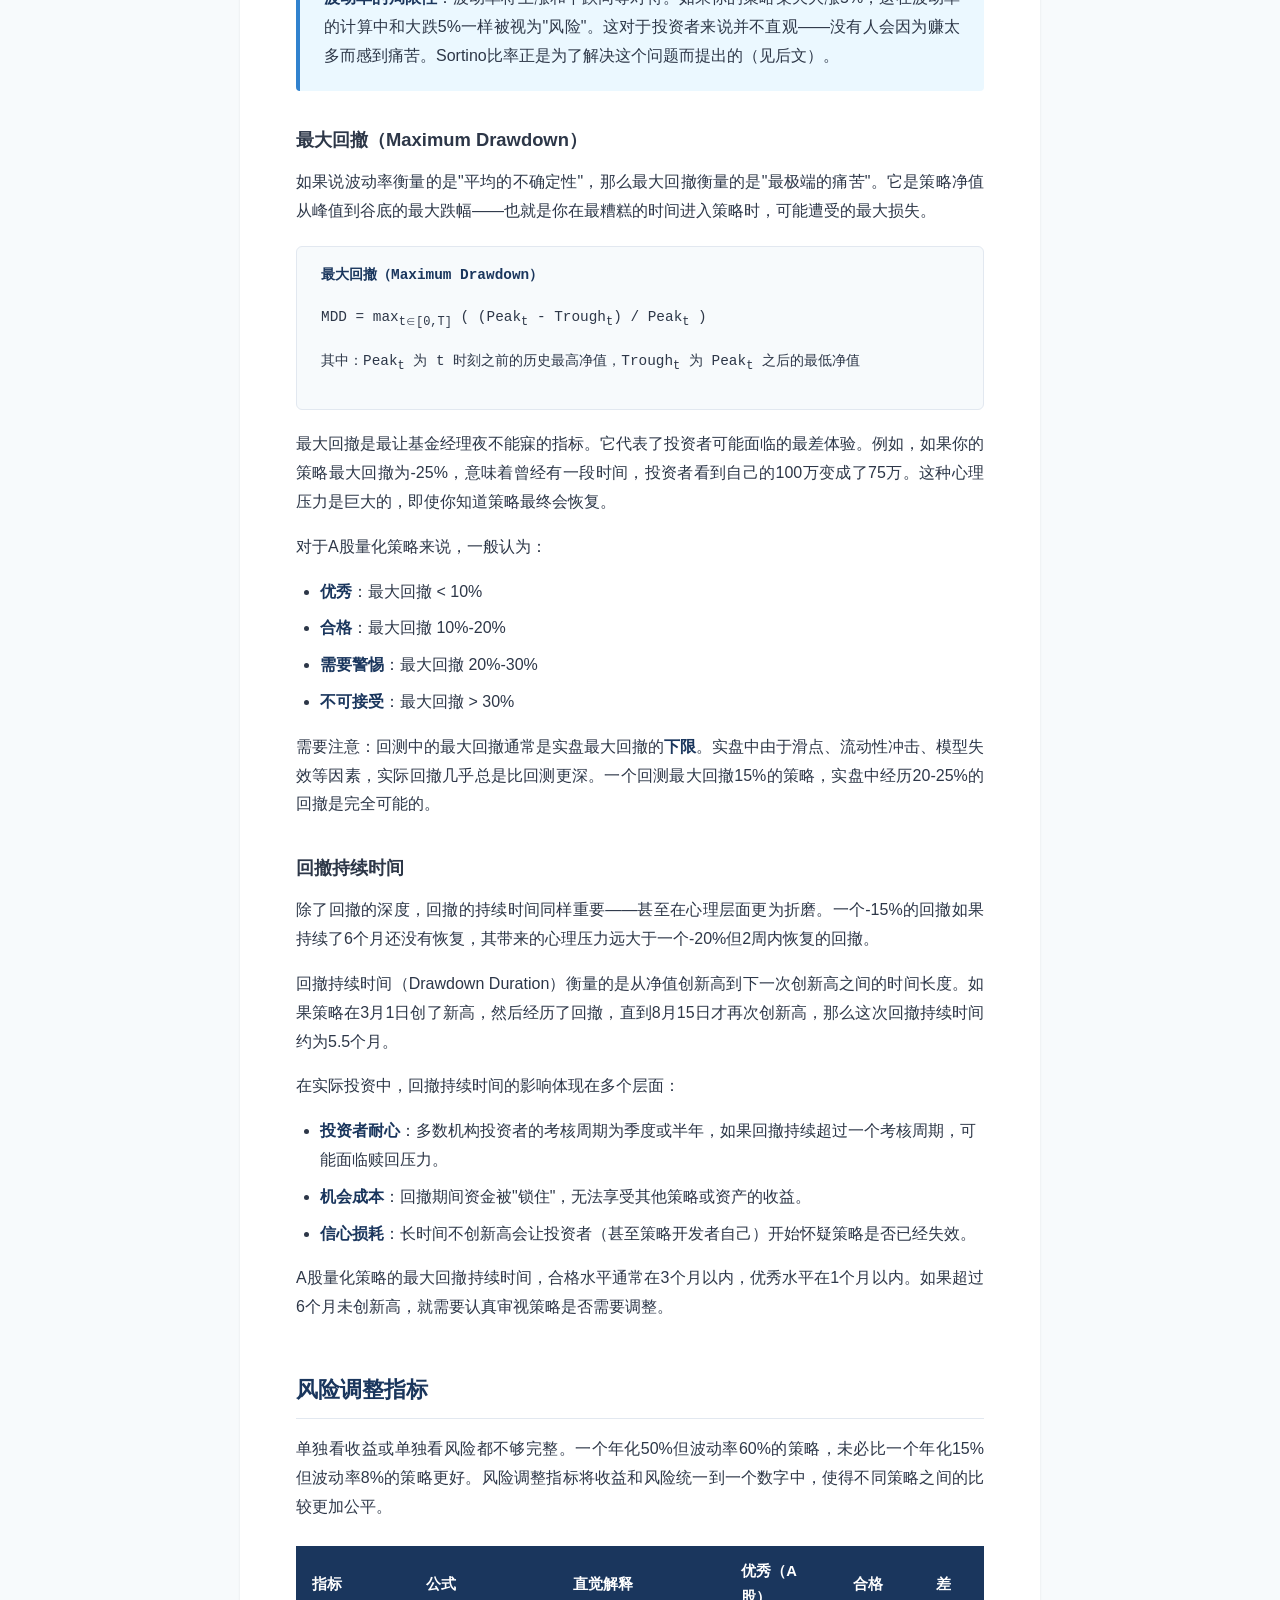
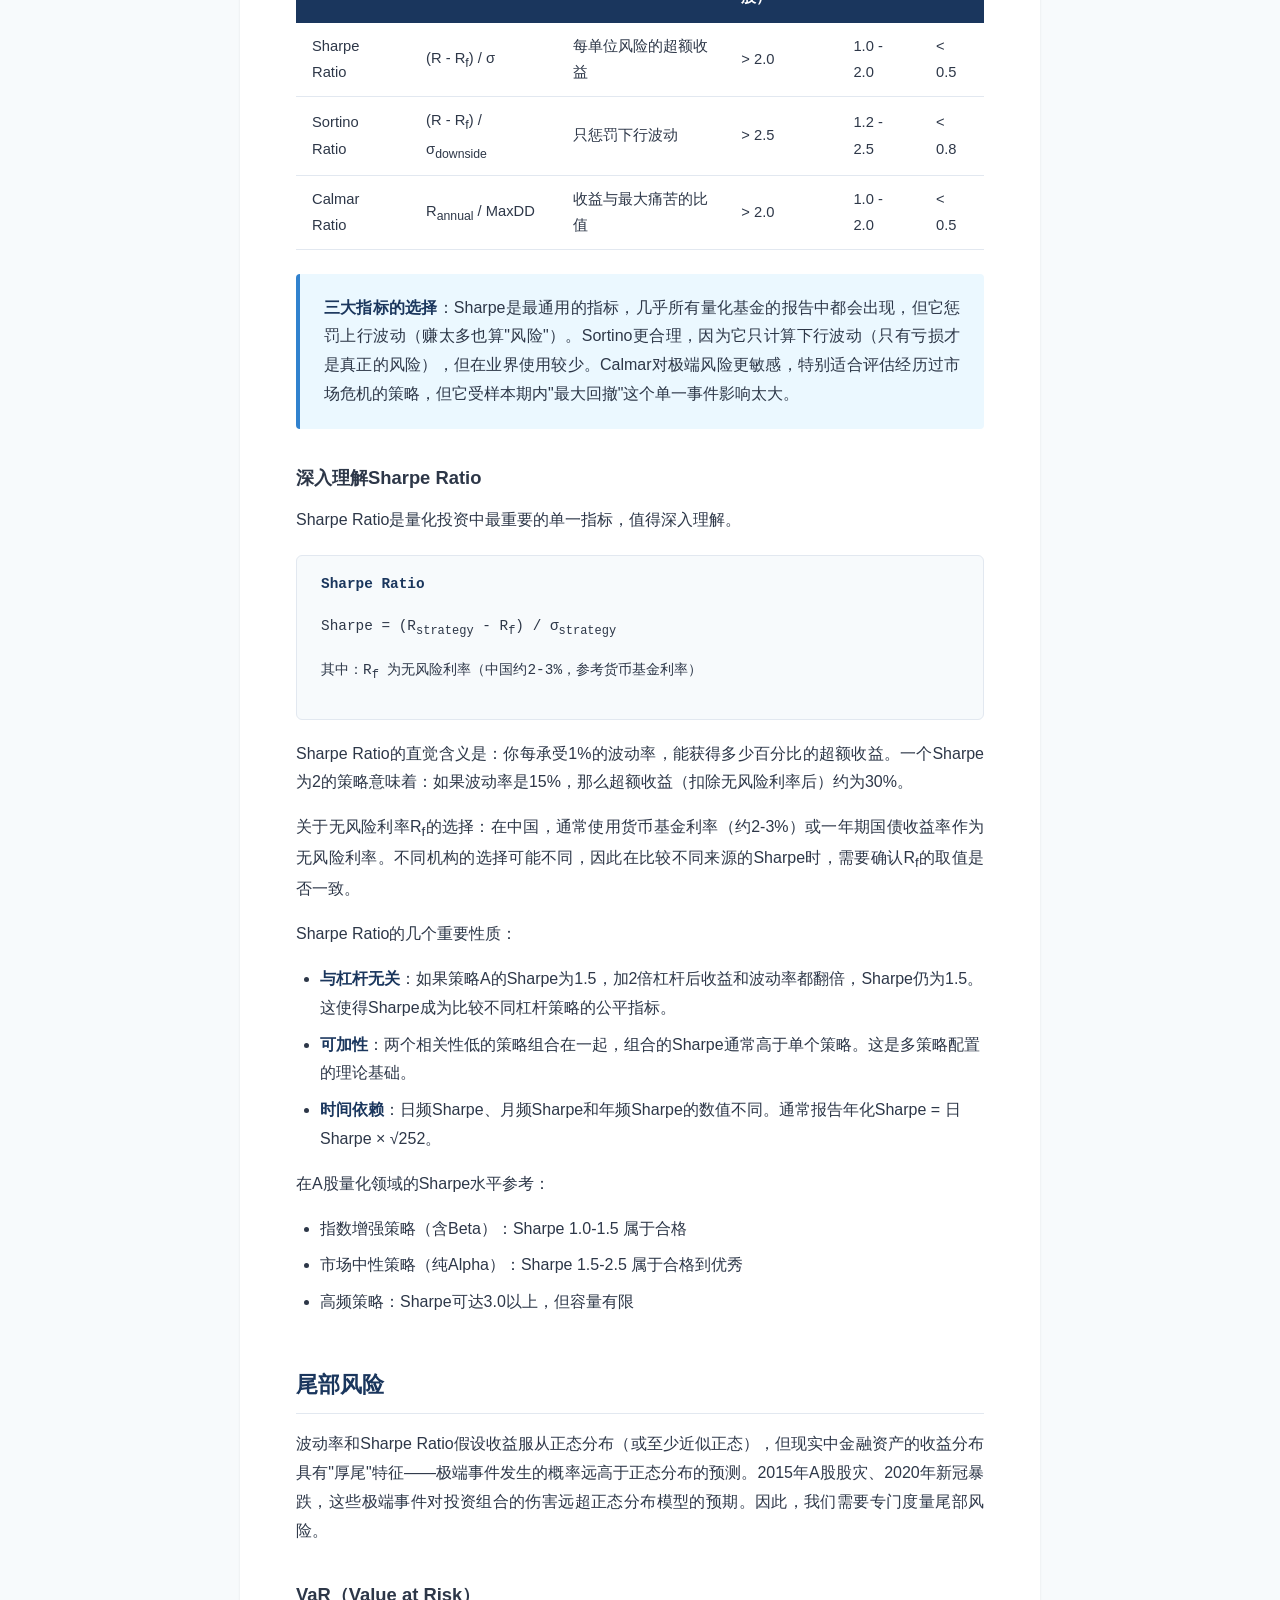
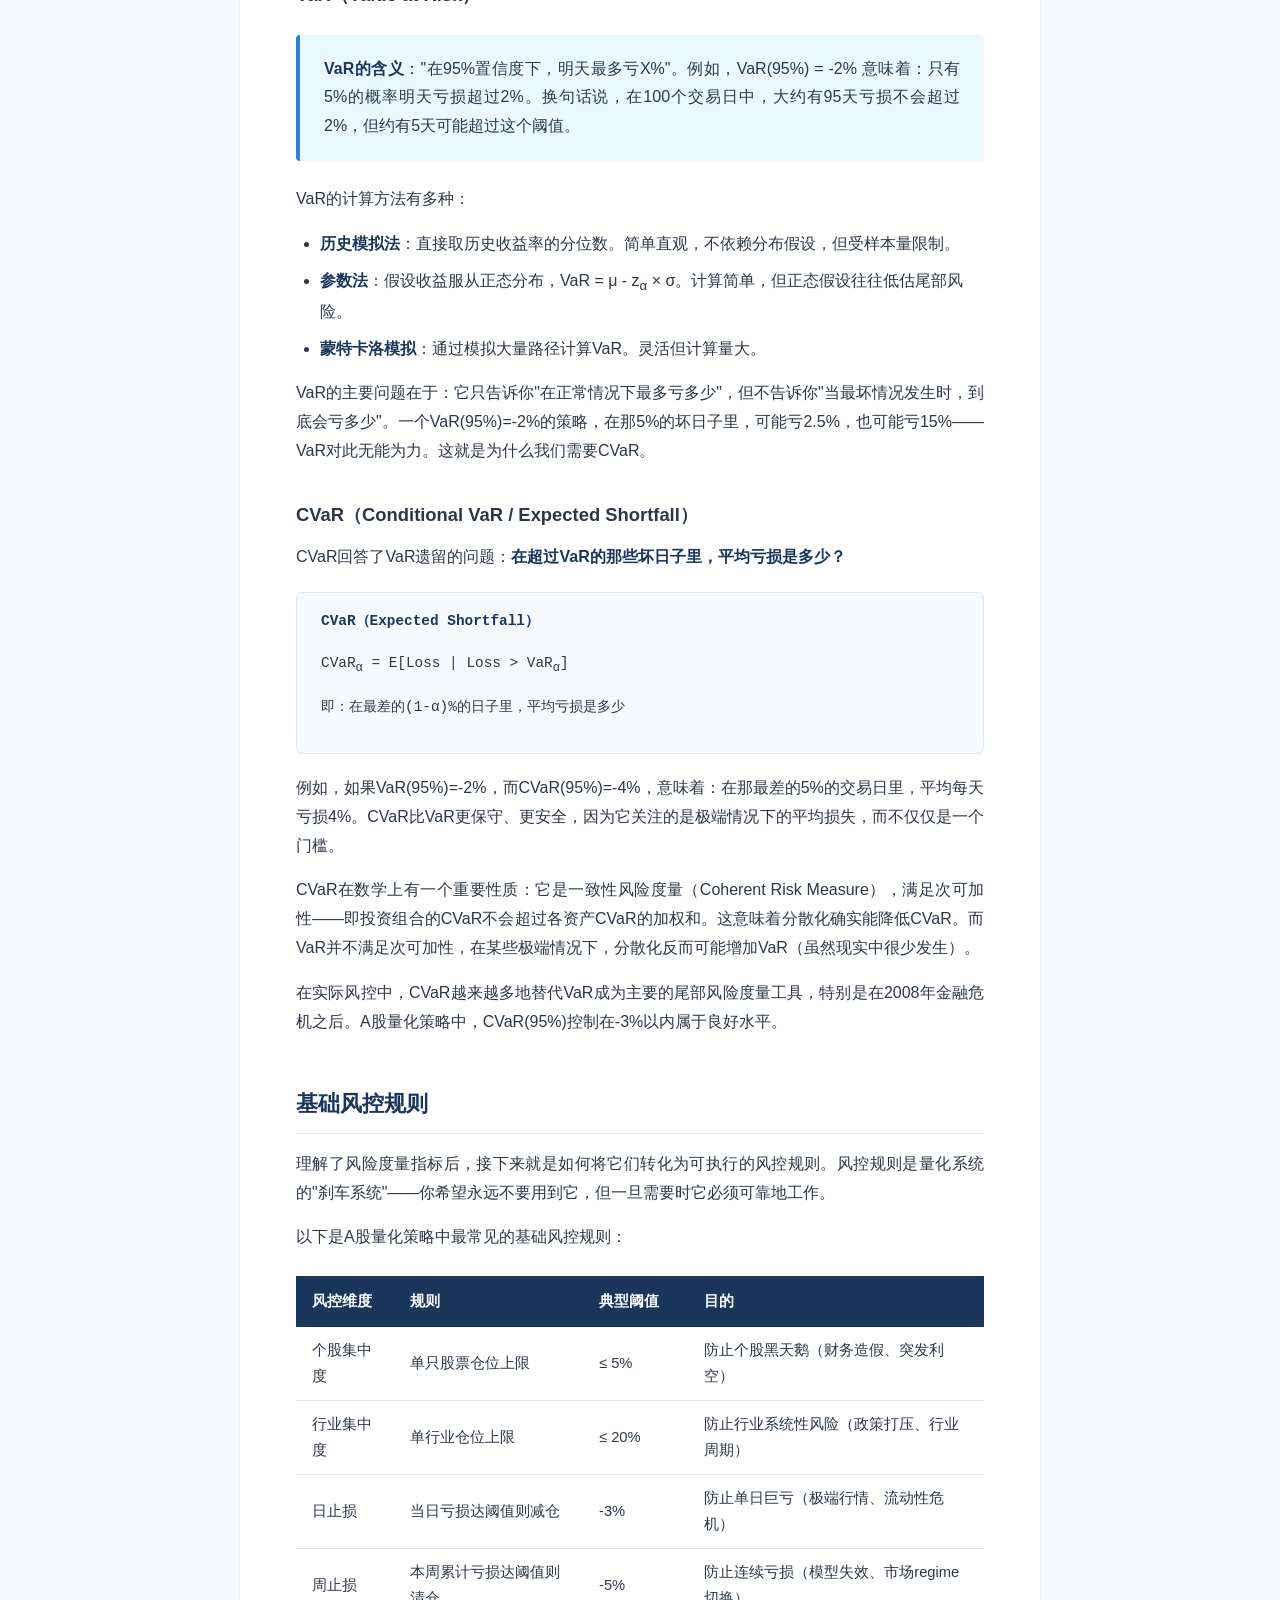
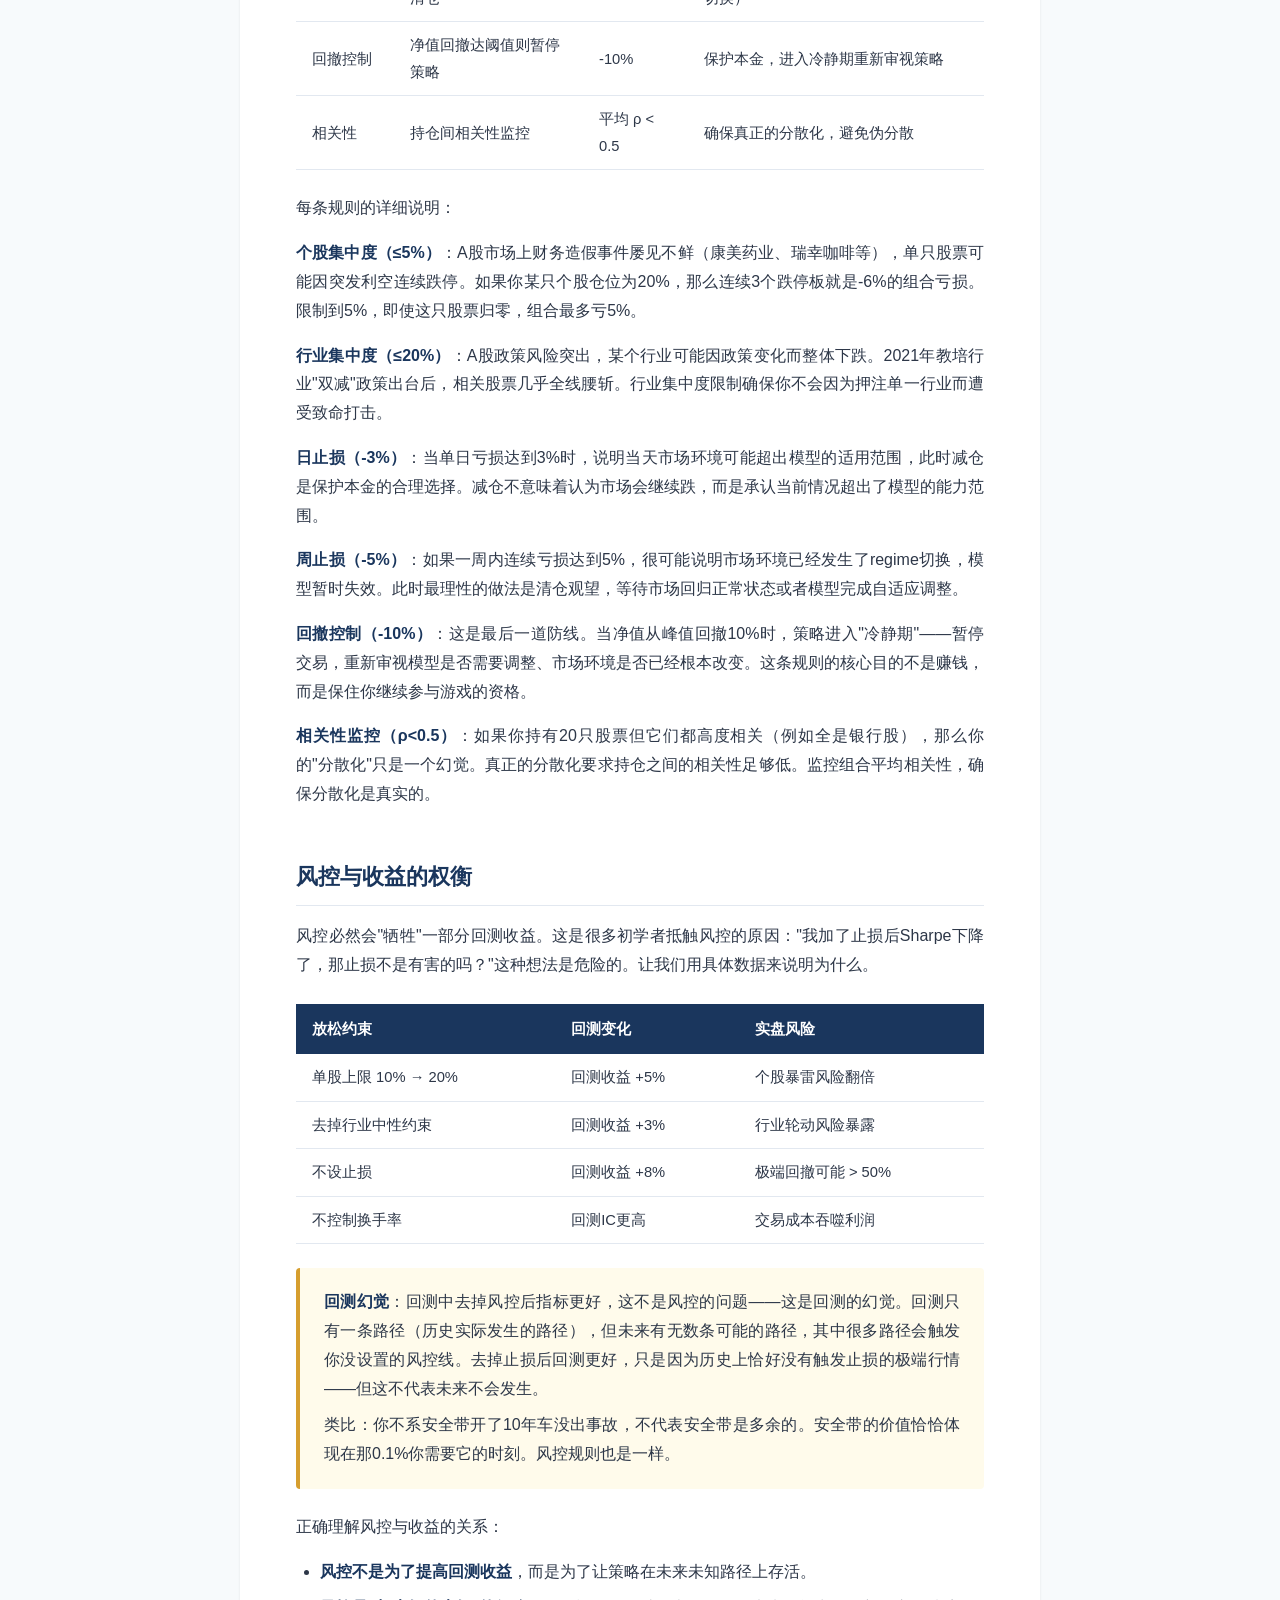
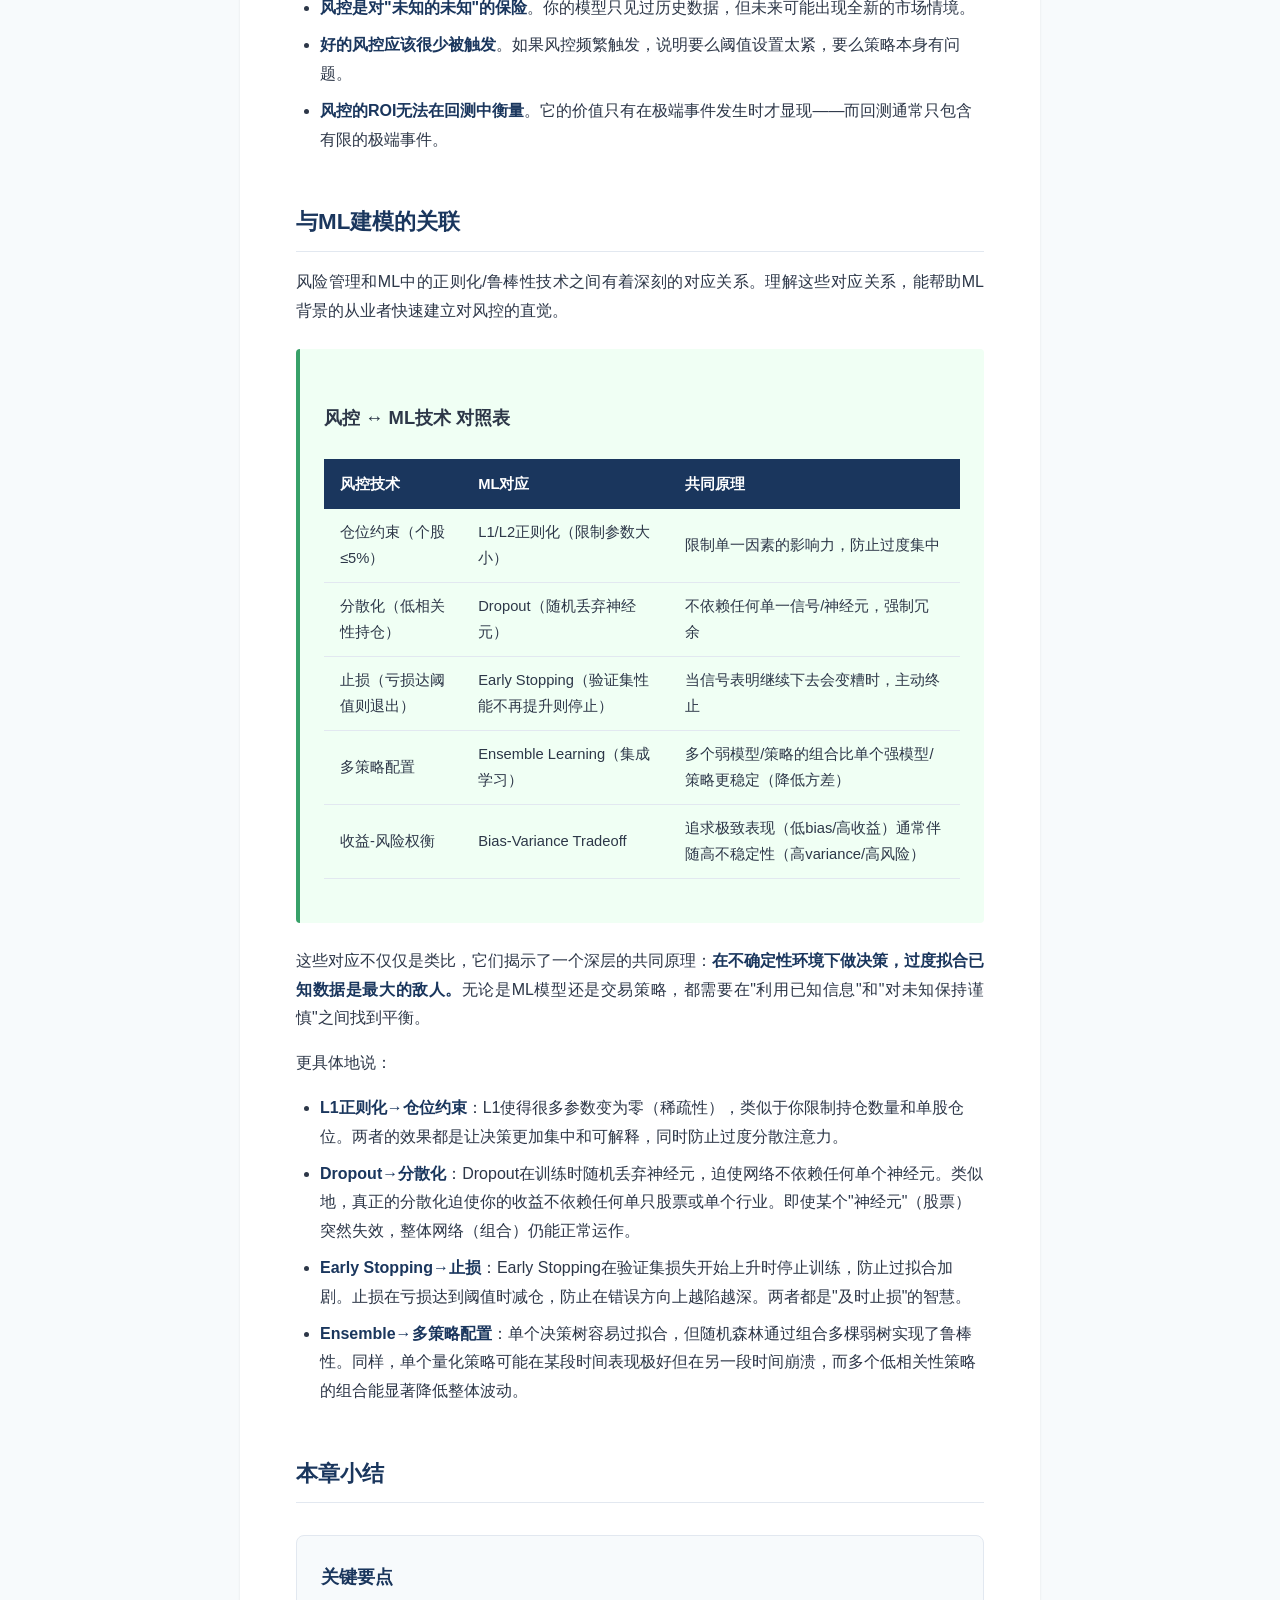
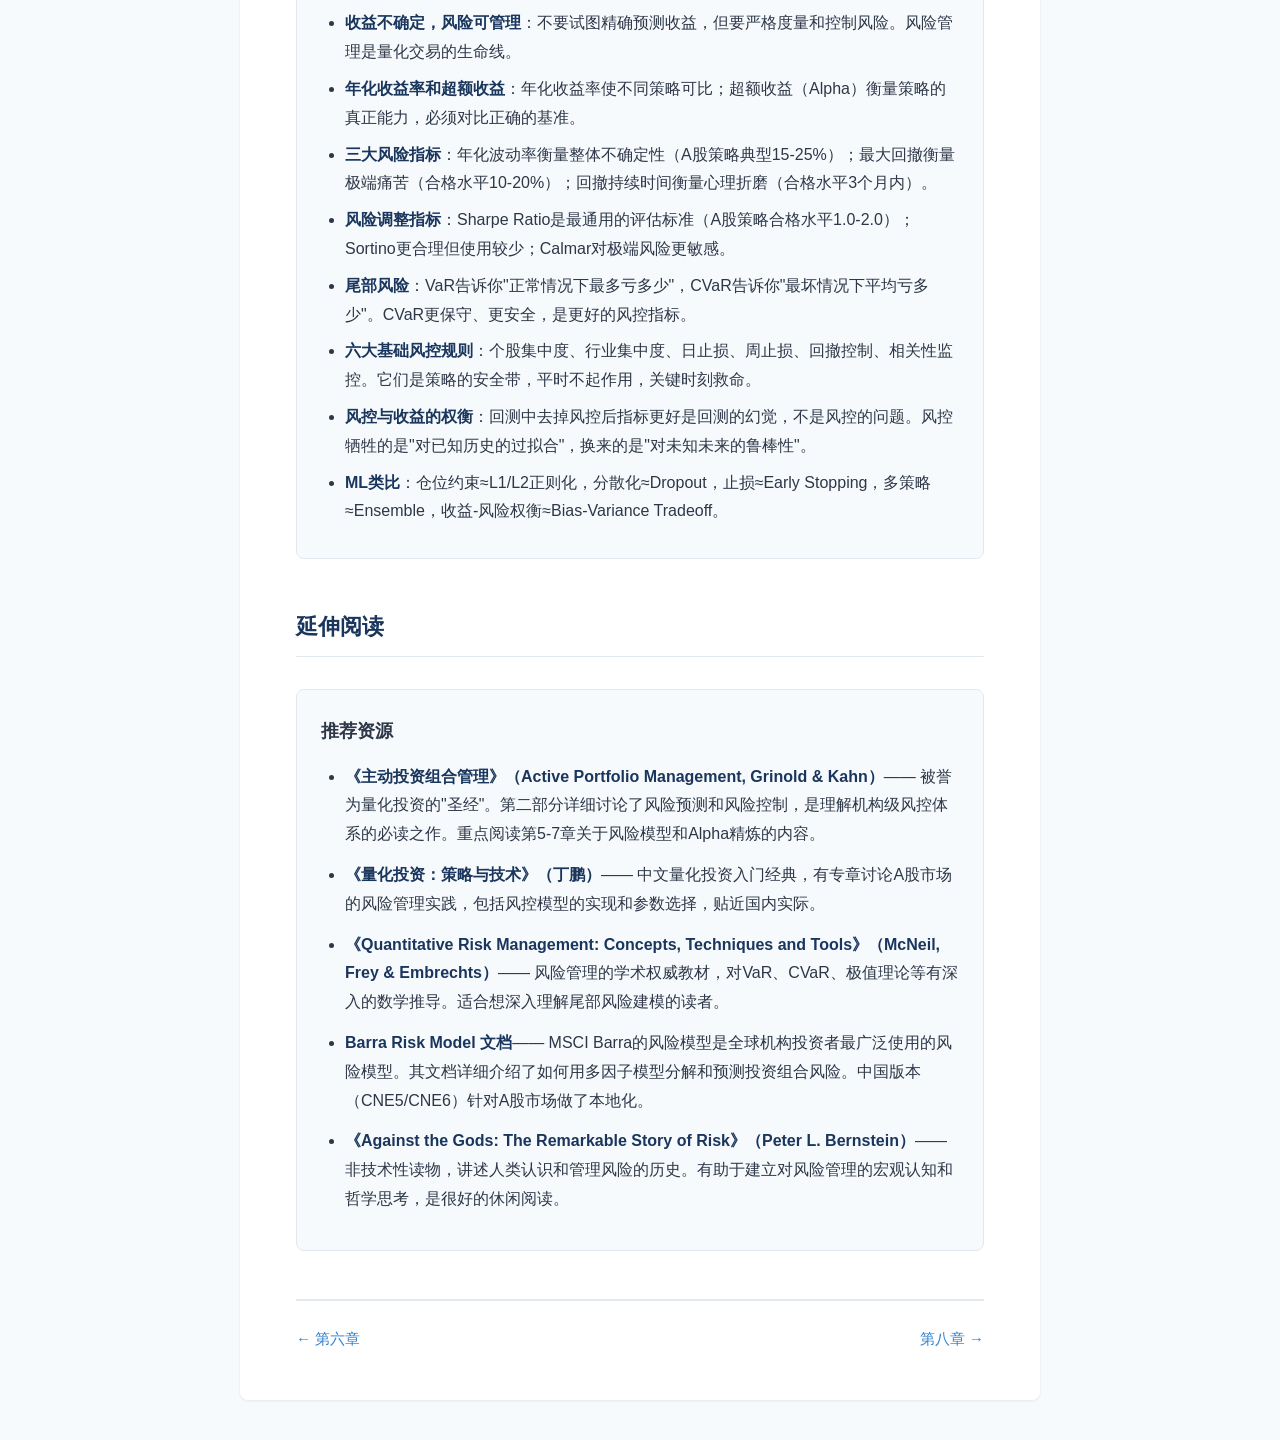
<file: ch07.html>
<!DOCTYPE html>
<html lang="zh-CN">
<head>
  <meta charset="UTF-8">
  <meta name="viewport" content="width=device-width, initial-scale=1.0">
  <title>第七章：风险度量与基础风控 - ML量化交易教程</title>
  <link rel="stylesheet" href="css/style.css">
</head>
<body>
  <div class="container">

    <header class="chapter-header">
      <p class="chapter-number">第七章</p>
      <h1>风险度量与基础风控</h1>
      <p class="chapter-summary">收益是不确定的，但风险可以被度量和管理</p>
    </header>

    <!-- 1. 引言 -->
    <h2>引言</h2>
    <p>在量化交易中，有一个经常被初学者忽视但极为重要的事实：<strong>收益是不确定的，很难精确预测；但风险是可以被度量和管理的。</strong></p>
    <p>你可以用最先进的深度学习模型去预测下一个交易日的收益率，但即使你的模型在历史数据上表现出色，未来的收益依然充满不确定性。市场环境会变化，黑天鹅事件会突然出现，模型的预测能力会随着时间衰减。然而，风险——波动性、最大回撤、尾部损失——却可以通过数学工具精确度量，并通过系统性规则加以控制。</p>
    <p>风险管理是将专业量化交易与赌博区分开来的核心要素。一个没有风控的量化策略，无论回测多么漂亮，在实盘中都只是一个定时炸弹。2015年A股股灾期间，大量缺乏风控的量化基金在几周内亏损超过50%，甚至清盘。而那些有严格风控体系的基金，虽然也承受了回撤，但保住了本金，并在后续行情中恢复。</p>

    <div class="ml-bridge">
      <h3>ML类比：风控 = 投资组合的正则化</h3>
      <p>对于ML从业者来说，风险管理可以理解为对投资组合的"正则化"。在训练模型时，如果不加正则化约束，模型会过拟合训练集，在测试集上表现极差。同样，如果对投资组合不加风控约束，策略会过拟合回测期的市场环境，在实盘中遭遇灾难性亏损。</p>
      <p>正如L1/L2正则化通过限制参数大小来防止过拟合，风控规则通过限制仓位集中度、设置止损线来防止策略在极端行情下崩溃。两者的核心逻辑完全一致：<strong>主动牺牲一部分"训练集表现"（回测收益），换取更好的"泛化能力"（实盘稳定性）。</strong></p>
    </div>

    <!-- 2. 收益指标 -->
    <h2>收益指标</h2>
    <p>在讨论风险之前，我们首先需要明确如何度量收益。这看似简单，但如果度量方式不一致，就无法在不同策略之间进行有意义的比较。</p>

    <h3>年化收益率</h3>
    <p>不同策略可能运行了不同的时间段：策略A运行了3个月赚了10%，策略B运行了2年赚了40%。哪个更好？直接比较总收益是没有意义的，我们需要将收益"年化"——折算为每年的收益率，从而在统一的时间尺度上进行比较。</p>

    <div class="formula">
      <p><strong>年化收益率</strong></p>
      <p>R<sub>annual</sub> = (1 + R<sub>total</sub>)<sup>252 / N</sup> - 1</p>
      <p>其中：R<sub>total</sub> 为总收益率，N 为交易日天数，252 为一年的交易日数</p>
    </div>

    <p>为什么用252而不是365？因为股票市场一年大约有252个交易日（去除周末和节假日）。使用交易日数而非自然日数，能更准确地反映策略的实际运行效率。</p>
    <p>例如，一个策略运行了126个交易日（约半年），总收益为8%，那么其年化收益率 = (1+0.08)<sup>252/126</sup> - 1 = (1.08)<sup>2</sup> - 1 ≈ 16.64%。</p>
    <p>年化收益率的意义在于：它提供了一个标准化的比较尺度。无论策略运行了一个月还是三年，年化收益率都可以直接比较。A股量化多头策略的年化收益通常在10%-30%之间属于合格到优秀。</p>

    <h3>超额收益（Alpha）</h3>
    <p>绝对收益只是故事的一半。一个年化20%的策略看起来很不错，但如果同期市场涨了25%，那你其实跑输了市场。在专业投资领域，我们更关心的是超额收益——策略相对于基准的额外回报。</p>

    <div class="formula">
      <p><strong>超额收益（Alpha）</strong></p>
      <p>Alpha = R<sub>strategy</sub> - R<sub>benchmark</sub></p>
      <p>常用基准：沪深300（大盘蓝筹）、中证500（中小盘）、中证1000（小盘）</p>
    </div>

    <p>基准的选择取决于你的策略所覆盖的股票池。如果你的策略主要交易大盘股，就应该和沪深300比较；如果主要交易中小盘，就应该和中证500或中证1000比较。选错基准会让你的Alpha失真。</p>

    <div class="info-box">
      <p><strong>数字陷阱</strong>：一个年化15%的策略看起来不错，但如果同期沪深300涨了20%，你其实跑输了5%。反过来，在2018年这样的熊市中（沪深300跌25%），如果你的策略只亏了5%，虽然绝对收益为负，但Alpha是+20%——这是一个非常优秀的表现。</p>
    </div>

    <p>在对冲型策略（市场中性策略）中，Alpha就是你的全部收益来源。这类策略通过做空股指期货对冲掉市场Beta，只留下纯粹的选股能力带来的超额收益。后续章节会详细介绍。</p>

    <!-- 3. 风险指标 -->
    <h2>风险指标</h2>
    <p>如果说收益指标告诉你"赚了多少"，风险指标则告诉你"为此承受了多少痛苦"。一个年化30%但中间经历过50%回撤的策略，和一个年化20%但最大回撤只有8%的策略，后者在实盘中几乎总是更好的选择——因为前者在回撤50%时，你很可能已经被迫平仓或者失去了继续坚持的信心。</p>

    <h3>年化波动率</h3>
    <p>波动率是最基础的风险度量指标，它衡量的是收益率的不确定性程度。在数学上，波动率就是收益率的标准差。</p>

    <div class="formula">
      <p><strong>年化波动率</strong></p>
      <p>σ<sub>annual</sub> = σ<sub>daily</sub> × √252</p>
      <p>其中：σ<sub>daily</sub> 为日收益率的标准差</p>
    </div>

    <p>为什么要乘以√252？这基于一个假设：日收益率之间是独立同分布的（虽然现实中并非完全如此）。根据方差的可加性，N天收益的方差等于单日方差的N倍，因此标准差需要乘以√N。</p>
    <p>波动率的直觉含义：如果年化波动率为20%，大致意味着策略的年收益在"期望值±20%"的范围内波动。更精确地说，假设收益服从正态分布，约68%的年份收益会落在[期望-20%, 期望+20%]的区间内。</p>
    <p>A股市场整体波动率较高（沪深300年化波动率通常在20-25%），一个量化策略的年化波动率如果能控制在15-25%之间，属于可接受的范围。市场中性策略通常能将波动率控制在8-12%。</p>

    <div class="info-box">
      <p><strong>波动率的局限性</strong>：波动率将上涨和下跌同等对待。如果你的策略某天大涨5%，这在波动率的计算中和大跌5%一样被视为"风险"。这对于投资者来说并不直观——没有人会因为赚太多而感到痛苦。Sortino比率正是为了解决这个问题而提出的（见后文）。</p>
    </div>

    <h3>最大回撤（Maximum Drawdown）</h3>
    <p>如果说波动率衡量的是"平均的不确定性"，那么最大回撤衡量的是"最极端的痛苦"。它是策略净值从峰值到谷底的最大跌幅——也就是你在最糟糕的时间进入策略时，可能遭受的最大损失。</p>

    <div class="formula">
      <p><strong>最大回撤（Maximum Drawdown）</strong></p>
      <p>MDD = max<sub>t∈[0,T]</sub> ( (Peak<sub>t</sub> - Trough<sub>t</sub>) / Peak<sub>t</sub> )</p>
      <p>其中：Peak<sub>t</sub> 为 t 时刻之前的历史最高净值，Trough<sub>t</sub> 为 Peak<sub>t</sub> 之后的最低净值</p>
    </div>

    <p>最大回撤是最让基金经理夜不能寐的指标。它代表了投资者可能面临的最差体验。例如，如果你的策略最大回撤为-25%，意味着曾经有一段时间，投资者看到自己的100万变成了75万。这种心理压力是巨大的，即使你知道策略最终会恢复。</p>
    <p>对于A股量化策略来说，一般认为：</p>
    <ul>
      <li><strong>优秀</strong>：最大回撤 &lt; 10%</li>
      <li><strong>合格</strong>：最大回撤 10%-20%</li>
      <li><strong>需要警惕</strong>：最大回撤 20%-30%</li>
      <li><strong>不可接受</strong>：最大回撤 &gt; 30%</li>
    </ul>
    <p>需要注意：回测中的最大回撤通常是实盘最大回撤的<strong>下限</strong>。实盘中由于滑点、流动性冲击、模型失效等因素，实际回撤几乎总是比回测更深。一个回测最大回撤15%的策略，实盘中经历20-25%的回撤是完全可能的。</p>

    <h3>回撤持续时间</h3>
    <p>除了回撤的深度，回撤的持续时间同样重要——甚至在心理层面更为折磨。一个-15%的回撤如果持续了6个月还没有恢复，其带来的心理压力远大于一个-20%但2周内恢复的回撤。</p>
    <p>回撤持续时间（Drawdown Duration）衡量的是从净值创新高到下一次创新高之间的时间长度。如果策略在3月1日创了新高，然后经历了回撤，直到8月15日才再次创新高，那么这次回撤持续时间约为5.5个月。</p>
    <p>在实际投资中，回撤持续时间的影响体现在多个层面：</p>
    <ul>
      <li><strong>投资者耐心</strong>：多数机构投资者的考核周期为季度或半年，如果回撤持续超过一个考核周期，可能面临赎回压力。</li>
      <li><strong>机会成本</strong>：回撤期间资金被"锁住"，无法享受其他策略或资产的收益。</li>
      <li><strong>信心损耗</strong>：长时间不创新高会让投资者（甚至策略开发者自己）开始怀疑策略是否已经失效。</li>
    </ul>
    <p>A股量化策略的最大回撤持续时间，合格水平通常在3个月以内，优秀水平在1个月以内。如果超过6个月未创新高，就需要认真审视策略是否需要调整。</p>

    <!-- 4. 风险调整指标 -->
    <h2>风险调整指标</h2>
    <p>单独看收益或单独看风险都不够完整。一个年化50%但波动率60%的策略，未必比一个年化15%但波动率8%的策略更好。风险调整指标将收益和风险统一到一个数字中，使得不同策略之间的比较更加公平。</p>

    <table>
      <thead>
        <tr>
          <th>指标</th>
          <th>公式</th>
          <th>直觉解释</th>
          <th>优秀（A股）</th>
          <th>合格</th>
          <th>差</th>
        </tr>
      </thead>
      <tbody>
        <tr>
          <td>Sharpe Ratio</td>
          <td>(R - R<sub>f</sub>) / σ</td>
          <td>每单位风险的超额收益</td>
          <td>&gt; 2.0</td>
          <td>1.0 - 2.0</td>
          <td>&lt; 0.5</td>
        </tr>
        <tr>
          <td>Sortino Ratio</td>
          <td>(R - R<sub>f</sub>) / σ<sub>downside</sub></td>
          <td>只惩罚下行波动</td>
          <td>&gt; 2.5</td>
          <td>1.2 - 2.5</td>
          <td>&lt; 0.8</td>
        </tr>
        <tr>
          <td>Calmar Ratio</td>
          <td>R<sub>annual</sub> / MaxDD</td>
          <td>收益与最大痛苦的比值</td>
          <td>&gt; 2.0</td>
          <td>1.0 - 2.0</td>
          <td>&lt; 0.5</td>
        </tr>
      </tbody>
    </table>

    <div class="info-box">
      <p><strong>三大指标的选择</strong>：Sharpe是最通用的指标，几乎所有量化基金的报告中都会出现，但它惩罚上行波动（赚太多也算"风险"）。Sortino更合理，因为它只计算下行波动（只有亏损才是真正的风险），但在业界使用较少。Calmar对极端风险更敏感，特别适合评估经历过市场危机的策略，但它受样本期内"最大回撤"这个单一事件影响太大。</p>
    </div>

    <h3>深入理解Sharpe Ratio</h3>
    <p>Sharpe Ratio是量化投资中最重要的单一指标，值得深入理解。</p>

    <div class="formula">
      <p><strong>Sharpe Ratio</strong></p>
      <p>Sharpe = (R<sub>strategy</sub> - R<sub>f</sub>) / σ<sub>strategy</sub></p>
      <p>其中：R<sub>f</sub> 为无风险利率（中国约2-3%，参考货币基金利率）</p>
    </div>

    <p>Sharpe Ratio的直觉含义是：你每承受1%的波动率，能获得多少百分比的超额收益。一个Sharpe为2的策略意味着：如果波动率是15%，那么超额收益（扣除无风险利率后）约为30%。</p>
    <p>关于无风险利率R<sub>f</sub>的选择：在中国，通常使用货币基金利率（约2-3%）或一年期国债收益率作为无风险利率。不同机构的选择可能不同，因此在比较不同来源的Sharpe时，需要确认R<sub>f</sub>的取值是否一致。</p>
    <p>Sharpe Ratio的几个重要性质：</p>
    <ul>
      <li><strong>与杠杆无关</strong>：如果策略A的Sharpe为1.5，加2倍杠杆后收益和波动率都翻倍，Sharpe仍为1.5。这使得Sharpe成为比较不同杠杆策略的公平指标。</li>
      <li><strong>可加性</strong>：两个相关性低的策略组合在一起，组合的Sharpe通常高于单个策略。这是多策略配置的理论基础。</li>
      <li><strong>时间依赖</strong>：日频Sharpe、月频Sharpe和年频Sharpe的数值不同。通常报告年化Sharpe = 日Sharpe × √252。</li>
    </ul>
    <p>在A股量化领域的Sharpe水平参考：</p>
    <ul>
      <li>指数增强策略（含Beta）：Sharpe 1.0-1.5 属于合格</li>
      <li>市场中性策略（纯Alpha）：Sharpe 1.5-2.5 属于合格到优秀</li>
      <li>高频策略：Sharpe可达3.0以上，但容量有限</li>
    </ul>

    <!-- 5. 尾部风险 -->
    <h2>尾部风险</h2>
    <p>波动率和Sharpe Ratio假设收益服从正态分布（或至少近似正态），但现实中金融资产的收益分布具有"厚尾"特征——极端事件发生的概率远高于正态分布的预测。2015年A股股灾、2020年新冠暴跌，这些极端事件对投资组合的伤害远超正态分布模型的预期。因此，我们需要专门度量尾部风险。</p>

    <h3>VaR（Value at Risk）</h3>

    <div class="info-box">
      <p><strong>VaR的含义</strong>："在95%置信度下，明天最多亏X%"。例如，VaR(95%) = -2% 意味着：只有5%的概率明天亏损超过2%。换句话说，在100个交易日中，大约有95天亏损不会超过2%，但约有5天可能超过这个阈值。</p>
    </div>

    <p>VaR的计算方法有多种：</p>
    <ul>
      <li><strong>历史模拟法</strong>：直接取历史收益率的分位数。简单直观，不依赖分布假设，但受样本量限制。</li>
      <li><strong>参数法</strong>：假设收益服从正态分布，VaR = μ - z<sub>α</sub> × σ。计算简单，但正态假设往往低估尾部风险。</li>
      <li><strong>蒙特卡洛模拟</strong>：通过模拟大量路径计算VaR。灵活但计算量大。</li>
    </ul>
    <p>VaR的主要问题在于：它只告诉你"在正常情况下最多亏多少"，但不告诉你"当最坏情况发生时，到底会亏多少"。一个VaR(95%)=-2%的策略，在那5%的坏日子里，可能亏2.5%，也可能亏15%——VaR对此无能为力。这就是为什么我们需要CVaR。</p>

    <h3>CVaR（Conditional VaR / Expected Shortfall）</h3>
    <p>CVaR回答了VaR遗留的问题：<strong>在超过VaR的那些坏日子里，平均亏损是多少？</strong></p>

    <div class="formula">
      <p><strong>CVaR（Expected Shortfall）</strong></p>
      <p>CVaR<sub>α</sub> = E[Loss | Loss > VaR<sub>α</sub>]</p>
      <p>即：在最差的(1-α)%的日子里，平均亏损是多少</p>
    </div>

    <p>例如，如果VaR(95%)=-2%，而CVaR(95%)=-4%，意味着：在那最差的5%的交易日里，平均每天亏损4%。CVaR比VaR更保守、更安全，因为它关注的是极端情况下的平均损失，而不仅仅是一个门槛。</p>
    <p>CVaR在数学上有一个重要性质：它是一致性风险度量（Coherent Risk Measure），满足次可加性——即投资组合的CVaR不会超过各资产CVaR的加权和。这意味着分散化确实能降低CVaR。而VaR并不满足次可加性，在某些极端情况下，分散化反而可能增加VaR（虽然现实中很少发生）。</p>
    <p>在实际风控中，CVaR越来越多地替代VaR成为主要的尾部风险度量工具，特别是在2008年金融危机之后。A股量化策略中，CVaR(95%)控制在-3%以内属于良好水平。</p>

    <!-- 6. 基础风控规则 -->
    <h2>基础风控规则</h2>
    <p>理解了风险度量指标后，接下来就是如何将它们转化为可执行的风控规则。风控规则是量化系统的"刹车系统"——你希望永远不要用到它，但一旦需要时它必须可靠地工作。</p>
    <p>以下是A股量化策略中最常见的基础风控规则：</p>

    <table>
      <thead>
        <tr>
          <th>风控维度</th>
          <th>规则</th>
          <th>典型阈值</th>
          <th>目的</th>
        </tr>
      </thead>
      <tbody>
        <tr>
          <td>个股集中度</td>
          <td>单只股票仓位上限</td>
          <td>≤ 5%</td>
          <td>防止个股黑天鹅（财务造假、突发利空）</td>
        </tr>
        <tr>
          <td>行业集中度</td>
          <td>单行业仓位上限</td>
          <td>≤ 20%</td>
          <td>防止行业系统性风险（政策打压、行业周期）</td>
        </tr>
        <tr>
          <td>日止损</td>
          <td>当日亏损达阈值则减仓</td>
          <td>-3%</td>
          <td>防止单日巨亏（极端行情、流动性危机）</td>
        </tr>
        <tr>
          <td>周止损</td>
          <td>本周累计亏损达阈值则清仓</td>
          <td>-5%</td>
          <td>防止连续亏损（模型失效、市场regime切换）</td>
        </tr>
        <tr>
          <td>回撤控制</td>
          <td>净值回撤达阈值则暂停策略</td>
          <td>-10%</td>
          <td>保护本金，进入冷静期重新审视策略</td>
        </tr>
        <tr>
          <td>相关性</td>
          <td>持仓间相关性监控</td>
          <td>平均 ρ &lt; 0.5</td>
          <td>确保真正的分散化，避免伪分散</td>
        </tr>
      </tbody>
    </table>

    <p>每条规则的详细说明：</p>
    <p><strong>个股集中度（≤5%）</strong>：A股市场上财务造假事件屡见不鲜（康美药业、瑞幸咖啡等），单只股票可能因突发利空连续跌停。如果你某只个股仓位为20%，那么连续3个跌停板就是-6%的组合亏损。限制到5%，即使这只股票归零，组合最多亏5%。</p>
    <p><strong>行业集中度（≤20%）</strong>：A股政策风险突出，某个行业可能因政策变化而整体下跌。2021年教培行业"双减"政策出台后，相关股票几乎全线腰斩。行业集中度限制确保你不会因为押注单一行业而遭受致命打击。</p>
    <p><strong>日止损（-3%）</strong>：当单日亏损达到3%时，说明当天市场环境可能超出模型的适用范围，此时减仓是保护本金的合理选择。减仓不意味着认为市场会继续跌，而是承认当前情况超出了模型的能力范围。</p>
    <p><strong>周止损（-5%）</strong>：如果一周内连续亏损达到5%，很可能说明市场环境已经发生了regime切换，模型暂时失效。此时最理性的做法是清仓观望，等待市场回归正常状态或者模型完成自适应调整。</p>
    <p><strong>回撤控制（-10%）</strong>：这是最后一道防线。当净值从峰值回撤10%时，策略进入"冷静期"——暂停交易，重新审视模型是否需要调整、市场环境是否已经根本改变。这条规则的核心目的不是赚钱，而是保住你继续参与游戏的资格。</p>
    <p><strong>相关性监控（ρ&lt;0.5）</strong>：如果你持有20只股票但它们都高度相关（例如全是银行股），那么你的"分散化"只是一个幻觉。真正的分散化要求持仓之间的相关性足够低。监控组合平均相关性，确保分散化是真实的。</p>

    <!-- 7. 风控与收益的权衡 -->
    <h2>风控与收益的权衡</h2>
    <p>风控必然会"牺牲"一部分回测收益。这是很多初学者抵触风控的原因："我加了止损后Sharpe下降了，那止损不是有害的吗？"这种想法是危险的。让我们用具体数据来说明为什么。</p>

    <table>
      <thead>
        <tr>
          <th>放松约束</th>
          <th>回测变化</th>
          <th>实盘风险</th>
        </tr>
      </thead>
      <tbody>
        <tr>
          <td>单股上限 10% → 20%</td>
          <td>回测收益 +5%</td>
          <td>个股暴雷风险翻倍</td>
        </tr>
        <tr>
          <td>去掉行业中性约束</td>
          <td>回测收益 +3%</td>
          <td>行业轮动风险暴露</td>
        </tr>
        <tr>
          <td>不设止损</td>
          <td>回测收益 +8%</td>
          <td>极端回撤可能 &gt; 50%</td>
        </tr>
        <tr>
          <td>不控制换手率</td>
          <td>回测IC更高</td>
          <td>交易成本吞噬利润</td>
        </tr>
      </tbody>
    </table>

    <div class="warning-box">
      <p><strong>回测幻觉</strong>：回测中去掉风控后指标更好，这不是风控的问题——这是回测的幻觉。回测只有一条路径（历史实际发生的路径），但未来有无数条可能的路径，其中很多路径会触发你没设置的风控线。去掉止损后回测更好，只是因为历史上恰好没有触发止损的极端行情——但这不代表未来不会发生。</p>
      <p>类比：你不系安全带开了10年车没出事故，不代表安全带是多余的。安全带的价值恰恰体现在那0.1%你需要它的时刻。风控规则也是一样。</p>
    </div>

    <p>正确理解风控与收益的关系：</p>
    <ul>
      <li><strong>风控不是为了提高回测收益</strong>，而是为了让策略在未来未知路径上存活。</li>
      <li><strong>风控是对"未知的未知"的保险</strong>。你的模型只见过历史数据，但未来可能出现全新的市场情境。</li>
      <li><strong>好的风控应该很少被触发</strong>。如果风控频繁触发，说明要么阈值设置太紧，要么策略本身有问题。</li>
      <li><strong>风控的ROI无法在回测中衡量</strong>。它的价值只有在极端事件发生时才显现——而回测通常只包含有限的极端事件。</li>
    </ul>

    <!-- 8. 与ML建模的关联 -->
    <h2>与ML建模的关联</h2>
    <p>风险管理和ML中的正则化/鲁棒性技术之间有着深刻的对应关系。理解这些对应关系，能帮助ML背景的从业者快速建立对风控的直觉。</p>

    <div class="ml-bridge">
      <h3>风控 ↔ ML技术 对照表</h3>
      <table>
        <thead>
          <tr>
            <th>风控技术</th>
            <th>ML对应</th>
            <th>共同原理</th>
          </tr>
        </thead>
        <tbody>
          <tr>
            <td>仓位约束（个股≤5%）</td>
            <td>L1/L2正则化（限制参数大小）</td>
            <td>限制单一因素的影响力，防止过度集中</td>
          </tr>
          <tr>
            <td>分散化（低相关性持仓）</td>
            <td>Dropout（随机丢弃神经元）</td>
            <td>不依赖任何单一信号/神经元，强制冗余</td>
          </tr>
          <tr>
            <td>止损（亏损达阈值则退出）</td>
            <td>Early Stopping（验证集性能不再提升则停止）</td>
            <td>当信号表明继续下去会变糟时，主动终止</td>
          </tr>
          <tr>
            <td>多策略配置</td>
            <td>Ensemble Learning（集成学习）</td>
            <td>多个弱模型/策略的组合比单个强模型/策略更稳定（降低方差）</td>
          </tr>
          <tr>
            <td>收益-风险权衡</td>
            <td>Bias-Variance Tradeoff</td>
            <td>追求极致表现（低bias/高收益）通常伴随高不稳定性（高variance/高风险）</td>
          </tr>
        </tbody>
      </table>
    </div>

    <p>这些对应不仅仅是类比，它们揭示了一个深层的共同原理：<strong>在不确定性环境下做决策，过度拟合已知数据是最大的敌人。</strong>无论是ML模型还是交易策略，都需要在"利用已知信息"和"对未知保持谨慎"之间找到平衡。</p>
    <p>更具体地说：</p>
    <ul>
      <li><strong>L1正则化→仓位约束</strong>：L1使得很多参数变为零（稀疏性），类似于你限制持仓数量和单股仓位。两者的效果都是让决策更加集中和可解释，同时防止过度分散注意力。</li>
      <li><strong>Dropout→分散化</strong>：Dropout在训练时随机丢弃神经元，迫使网络不依赖任何单个神经元。类似地，真正的分散化迫使你的收益不依赖任何单只股票或单个行业。即使某个"神经元"（股票）突然失效，整体网络（组合）仍能正常运作。</li>
      <li><strong>Early Stopping→止损</strong>：Early Stopping在验证集损失开始上升时停止训练，防止过拟合加剧。止损在亏损达到阈值时减仓，防止在错误方向上越陷越深。两者都是"及时止损"的智慧。</li>
      <li><strong>Ensemble→多策略配置</strong>：单个决策树容易过拟合，但随机森林通过组合多棵弱树实现了鲁棒性。同样，单个量化策略可能在某段时间表现极好但在另一段时间崩溃，而多个低相关性策略的组合能显著降低整体波动。</li>
    </ul>

    <!-- 9. 本章小结 -->
    <h2>本章小结</h2>

    <div class="summary-box">
      <h3>关键要点</h3>
      <ul>
        <li><strong>收益不确定，风险可管理</strong>：不要试图精确预测收益，但要严格度量和控制风险。风险管理是量化交易的生命线。</li>
        <li><strong>年化收益率和超额收益</strong>：年化收益率使不同策略可比；超额收益（Alpha）衡量策略的真正能力，必须对比正确的基准。</li>
        <li><strong>三大风险指标</strong>：年化波动率衡量整体不确定性（A股策略典型15-25%）；最大回撤衡量极端痛苦（合格水平10-20%）；回撤持续时间衡量心理折磨（合格水平3个月内）。</li>
        <li><strong>风险调整指标</strong>：Sharpe Ratio是最通用的评估标准（A股策略合格水平1.0-2.0）；Sortino更合理但使用较少；Calmar对极端风险更敏感。</li>
        <li><strong>尾部风险</strong>：VaR告诉你"正常情况下最多亏多少"，CVaR告诉你"最坏情况下平均亏多少"。CVaR更保守、更安全，是更好的风控指标。</li>
        <li><strong>六大基础风控规则</strong>：个股集中度、行业集中度、日止损、周止损、回撤控制、相关性监控。它们是策略的安全带，平时不起作用，关键时刻救命。</li>
        <li><strong>风控与收益的权衡</strong>：回测中去掉风控后指标更好是回测的幻觉，不是风控的问题。风控牺牲的是"对已知历史的过拟合"，换来的是"对未知未来的鲁棒性"。</li>
        <li><strong>ML类比</strong>：仓位约束≈L1/L2正则化，分散化≈Dropout，止损≈Early Stopping，多策略≈Ensemble，收益-风险权衡≈Bias-Variance Tradeoff。</li>
      </ul>
    </div>

    <!-- 10. 延伸阅读 -->
    <h2>延伸阅读</h2>

    <div class="reading-list">
      <h3>推荐资源</h3>
      <ul>
        <li><strong>《主动投资组合管理》（Active Portfolio Management, Grinold & Kahn）</strong>—— 被誉为量化投资的"圣经"。第二部分详细讨论了风险预测和风险控制，是理解机构级风控体系的必读之作。重点阅读第5-7章关于风险模型和Alpha精炼的内容。</li>
        <li><strong>《量化投资：策略与技术》（丁鹏）</strong>—— 中文量化投资入门经典，有专章讨论A股市场的风险管理实践，包括风控模型的实现和参数选择，贴近国内实际。</li>
        <li><strong>《Quantitative Risk Management: Concepts, Techniques and Tools》（McNeil, Frey & Embrechts）</strong>—— 风险管理的学术权威教材，对VaR、CVaR、极值理论等有深入的数学推导。适合想深入理解尾部风险建模的读者。</li>
        <li><strong>Barra Risk Model 文档</strong>—— MSCI Barra的风险模型是全球机构投资者最广泛使用的风险模型。其文档详细介绍了如何用多因子模型分解和预测投资组合风险。中国版本（CNE5/CNE6）针对A股市场做了本地化。</li>
        <li><strong>《Against the Gods: The Remarkable Story of Risk》（Peter L. Bernstein）</strong>—— 非技术性读物，讲述人类认识和管理风险的历史。有助于建立对风险管理的宏观认知和哲学思考，是很好的休闲阅读。</li>
      </ul>
    </div>

    <!-- Navigation -->
    <nav class="chapter-nav">
      <a href="ch06.html">← 第六章</a>
      <a href="ch08.html">第八章 →</a>
    </nav>

  </div>
</body>
</html>
</file>
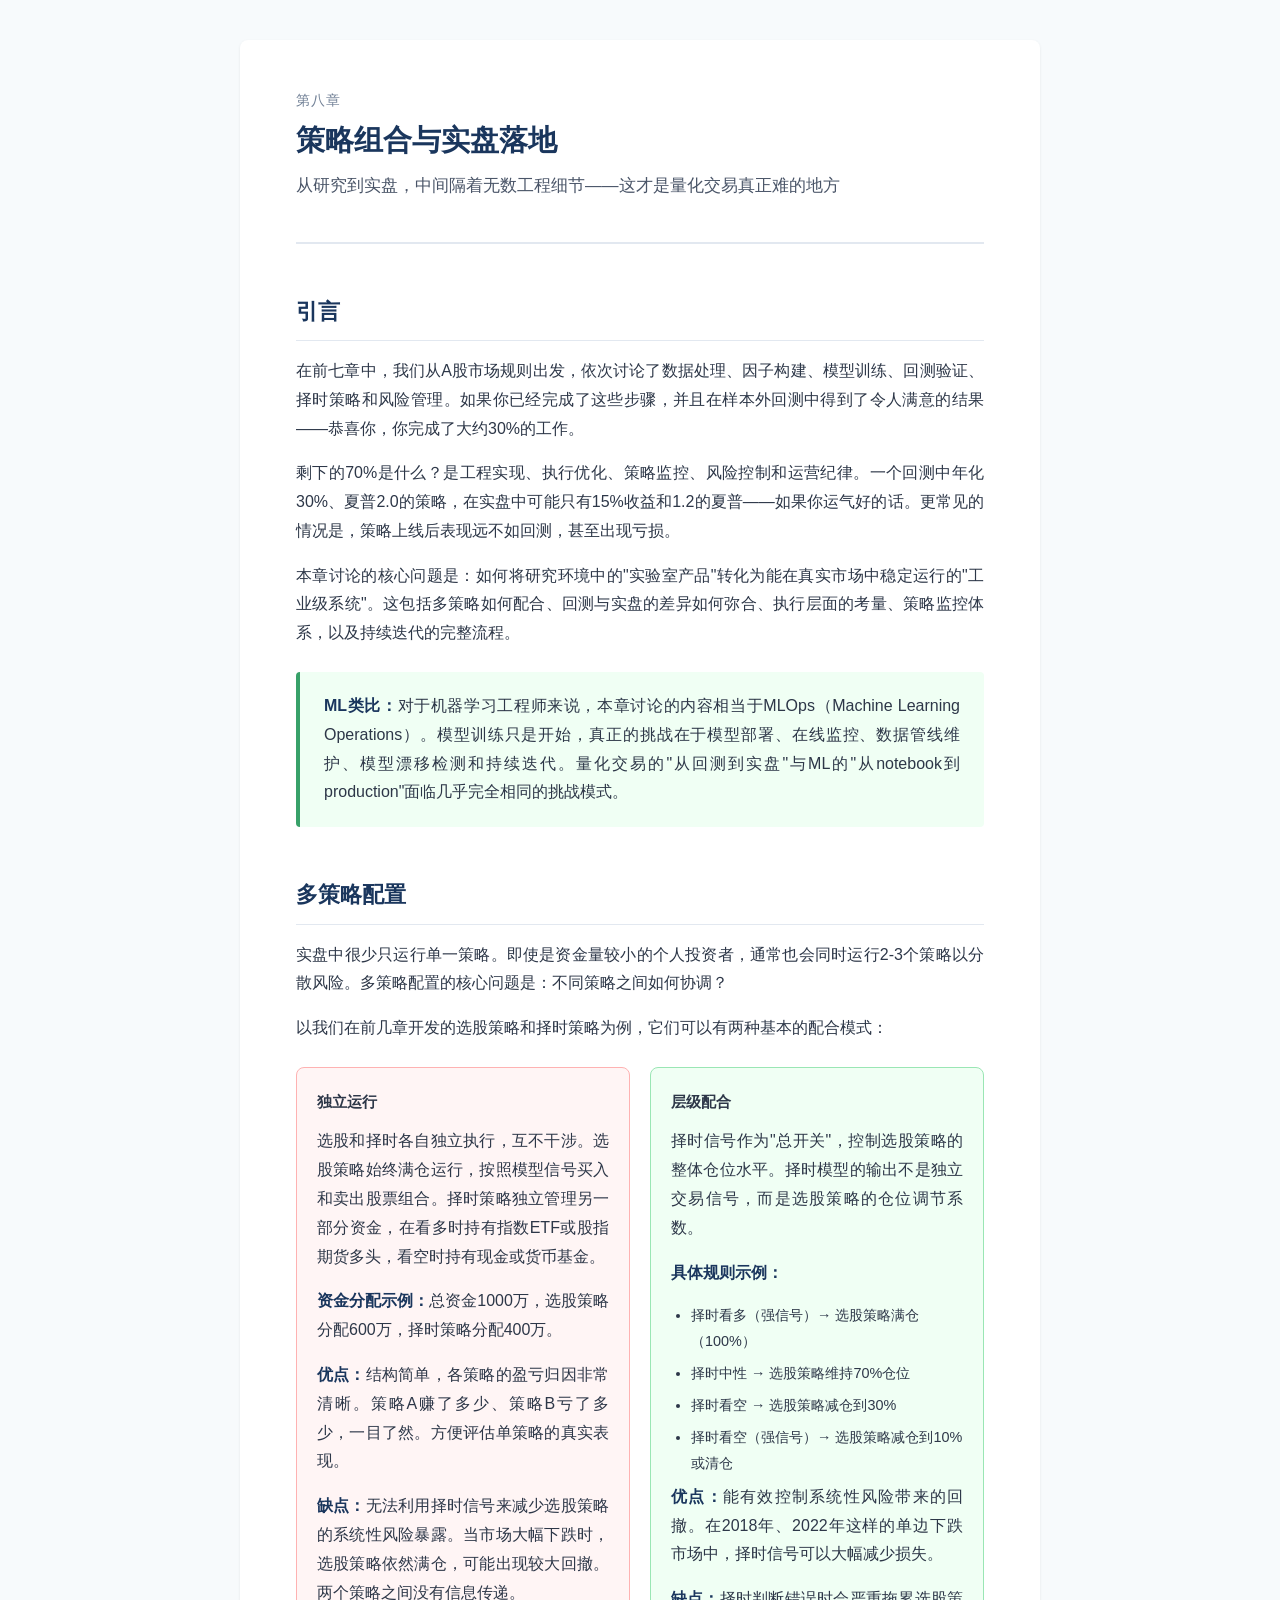
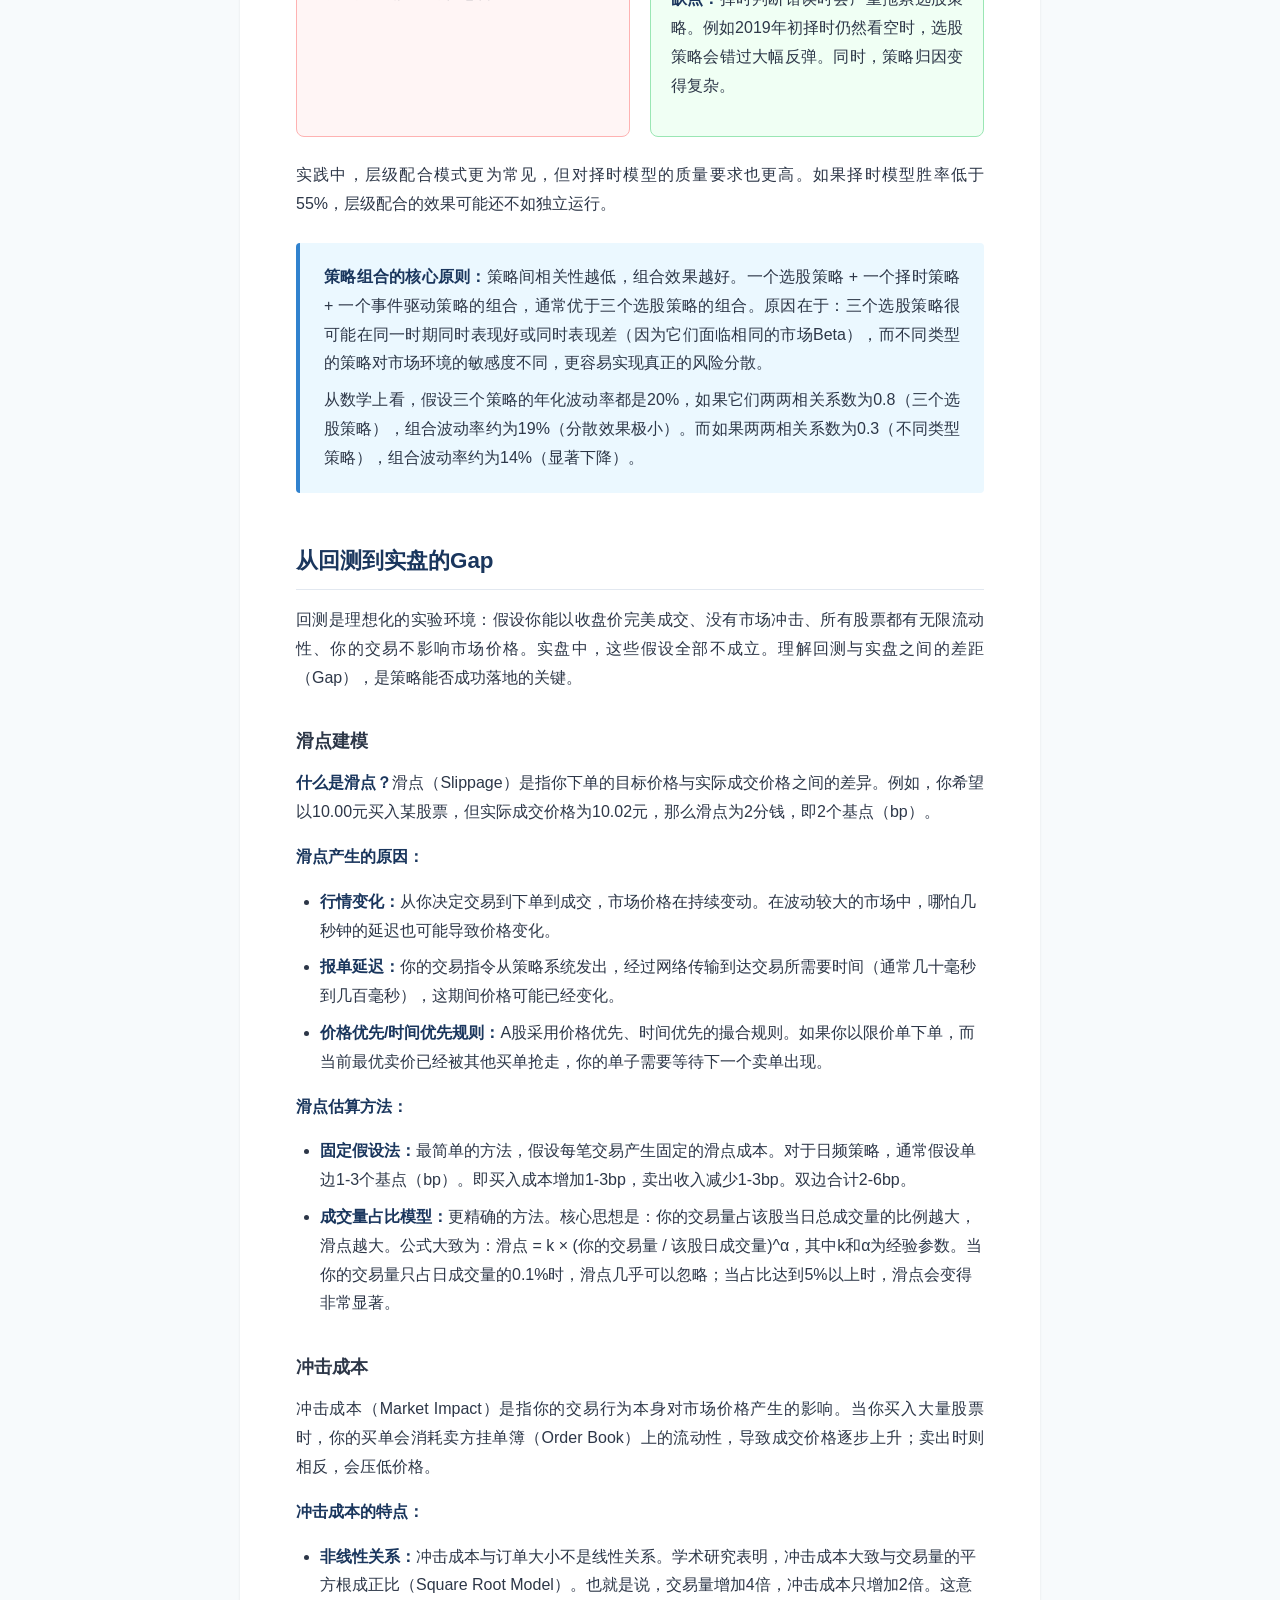
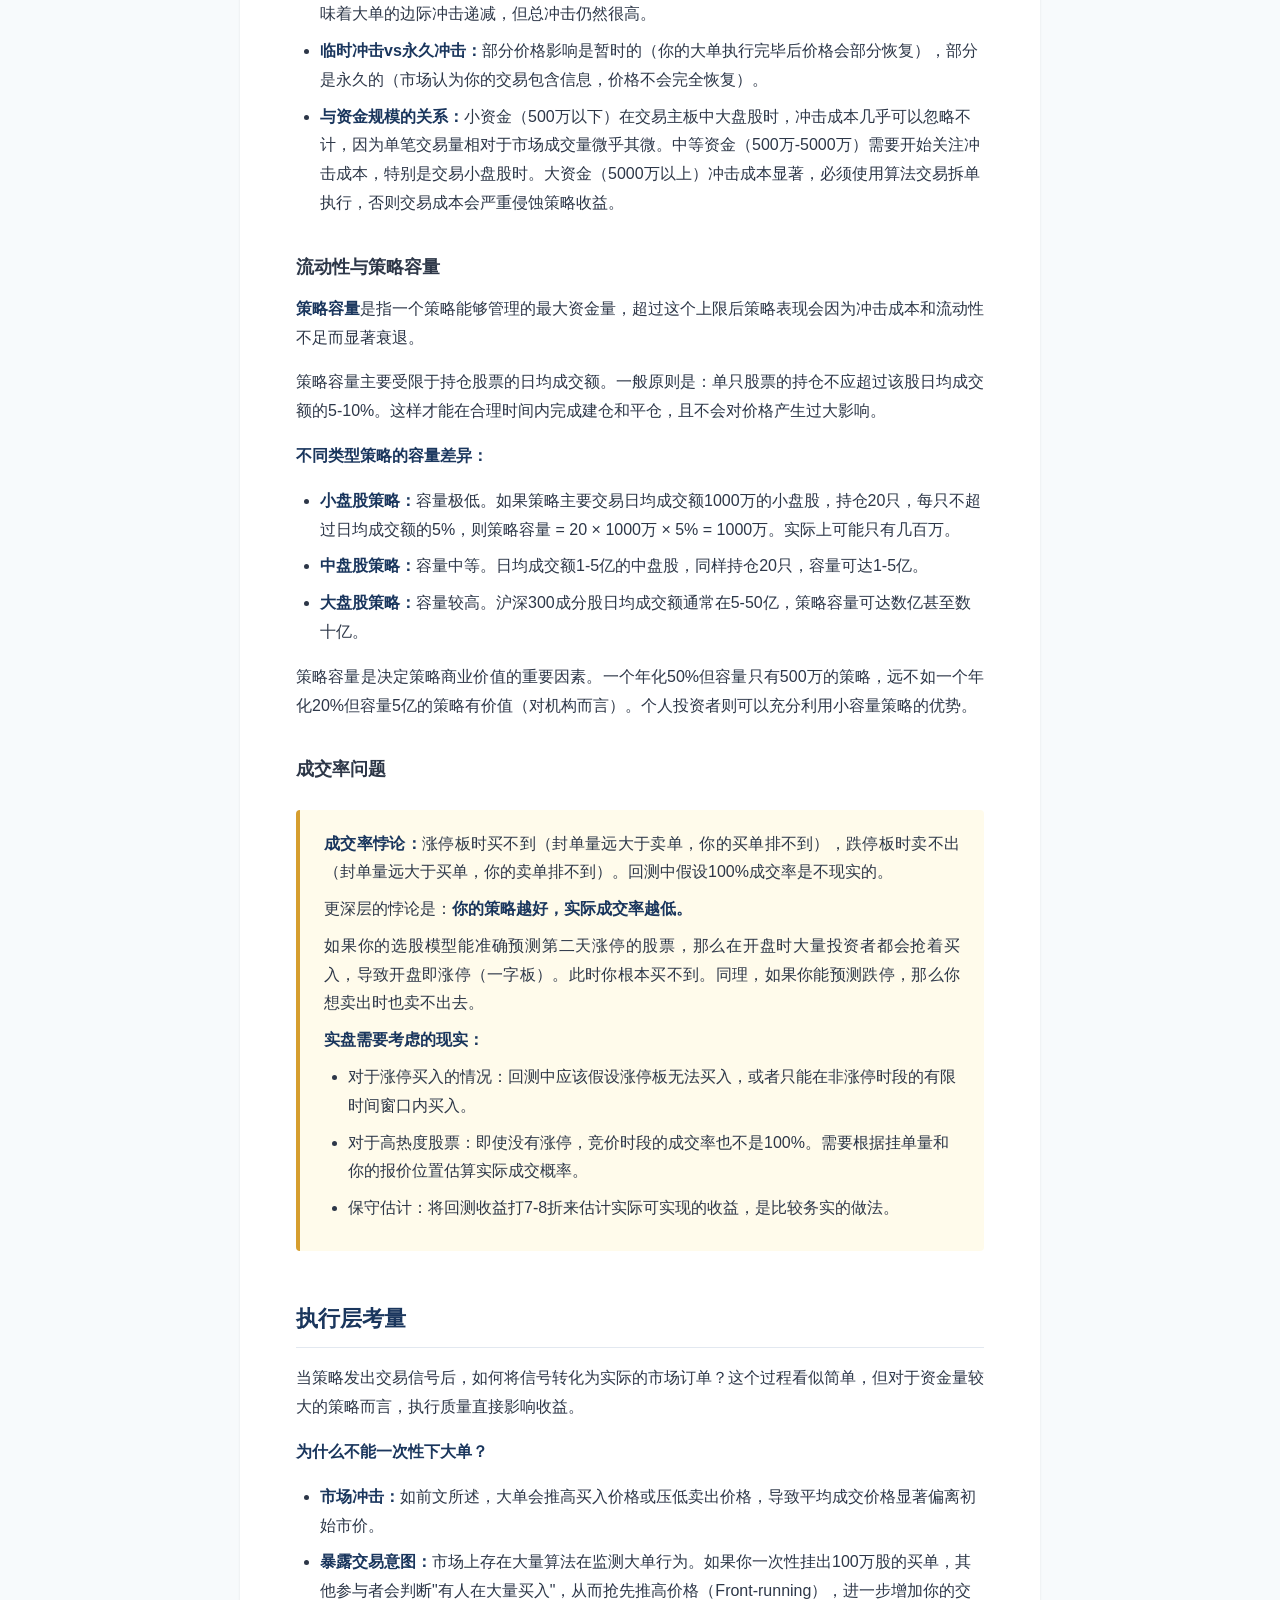
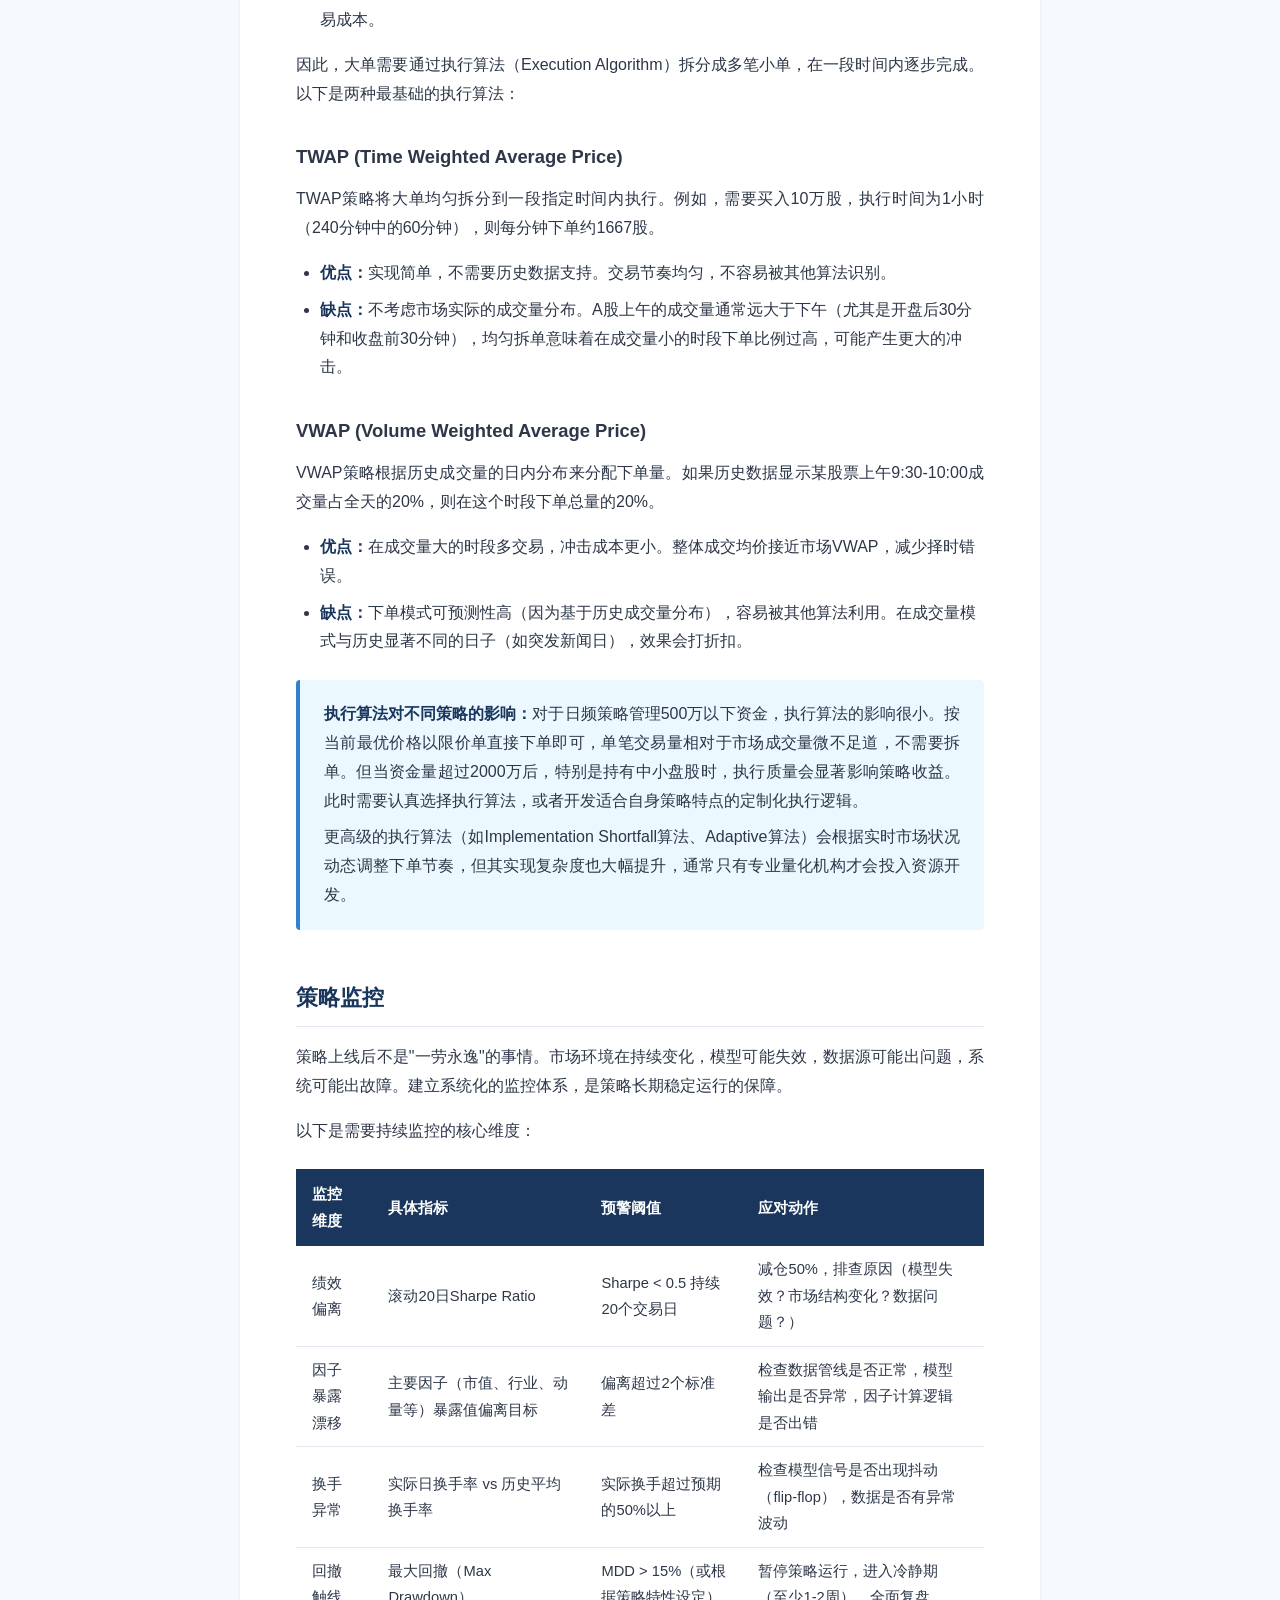
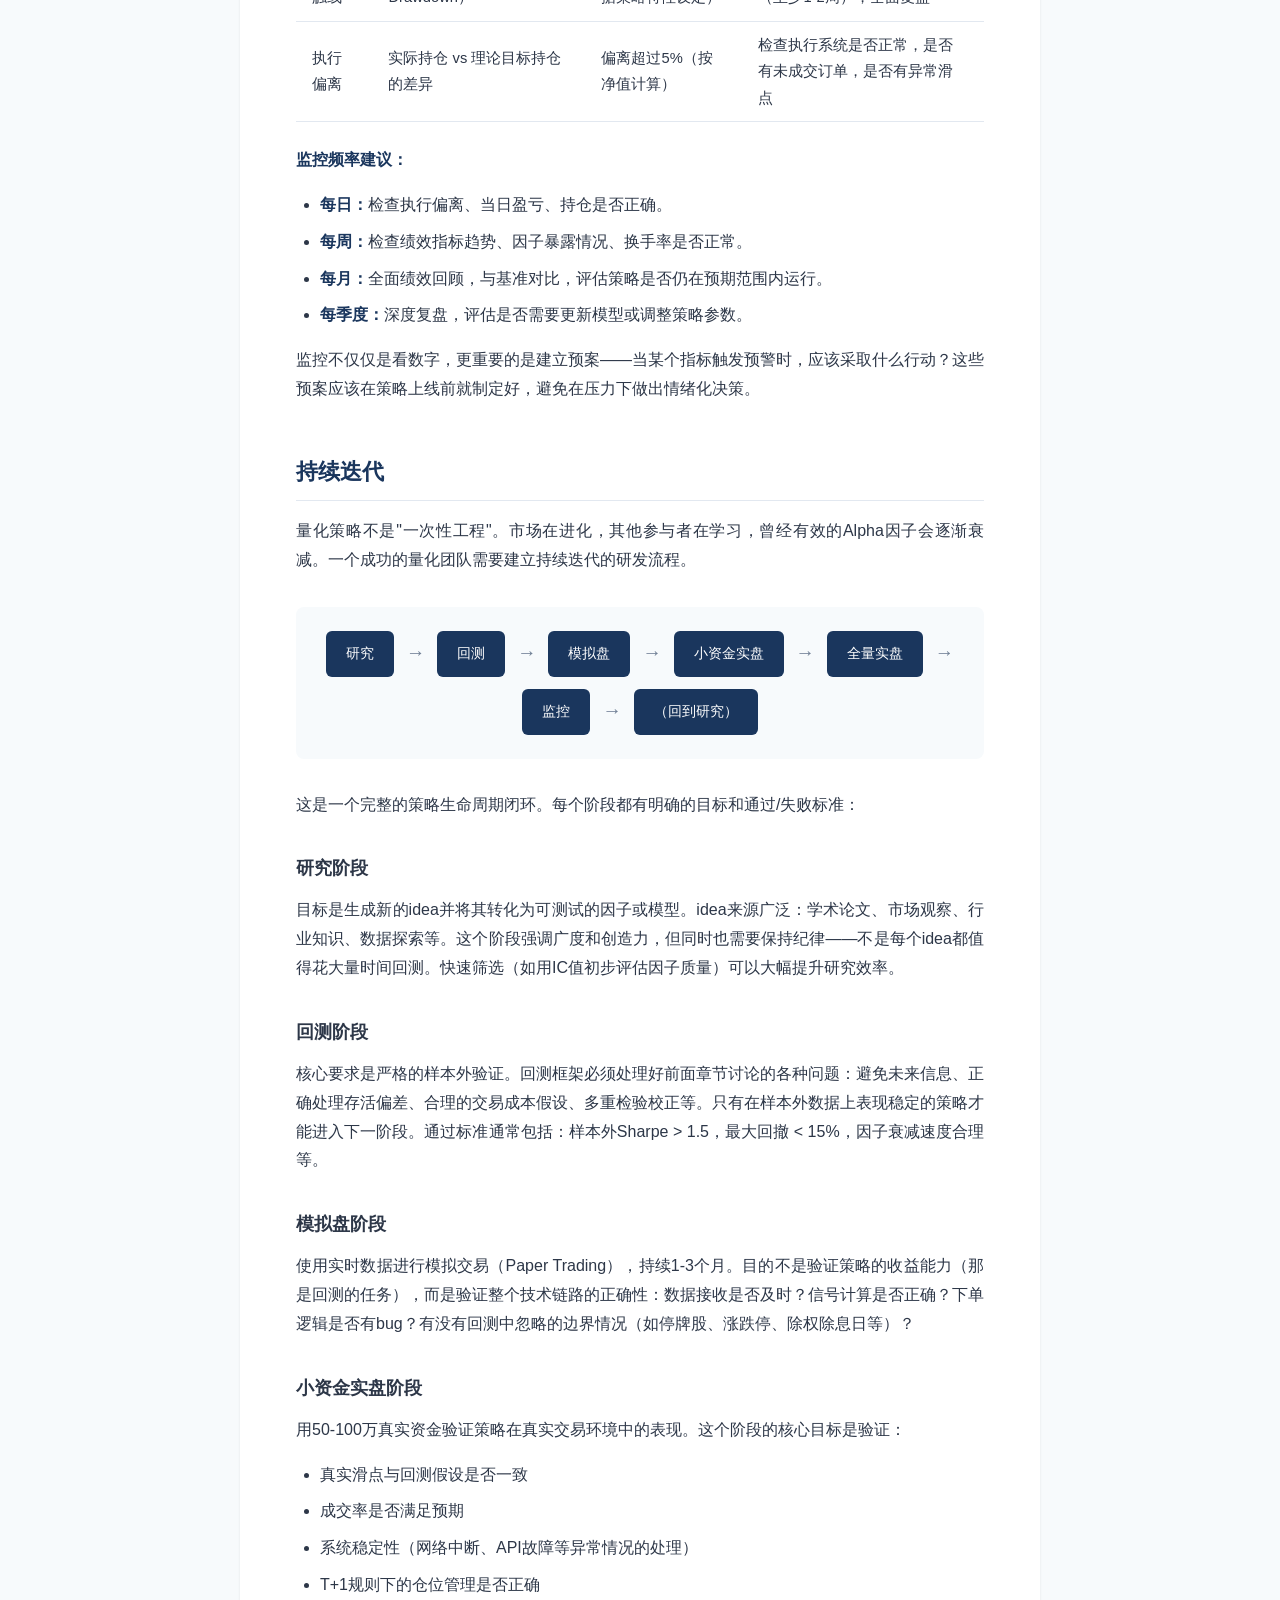
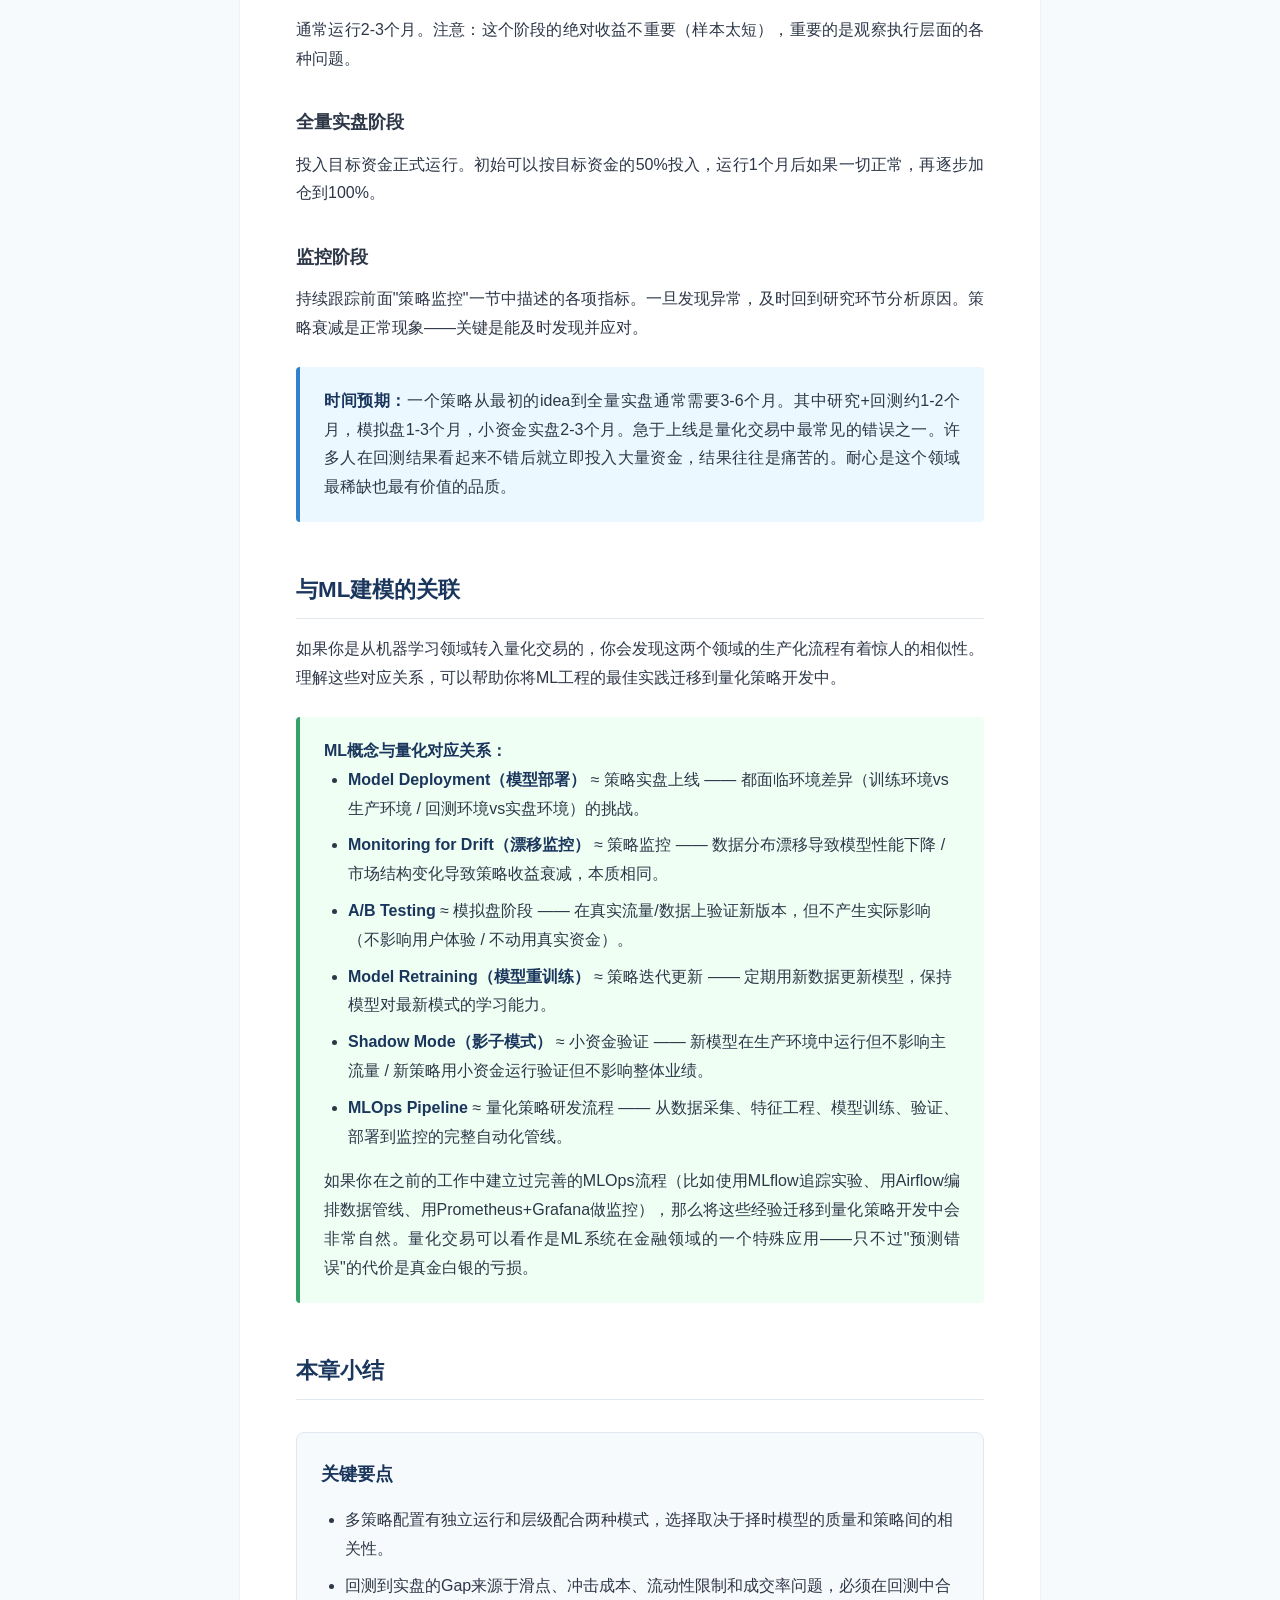
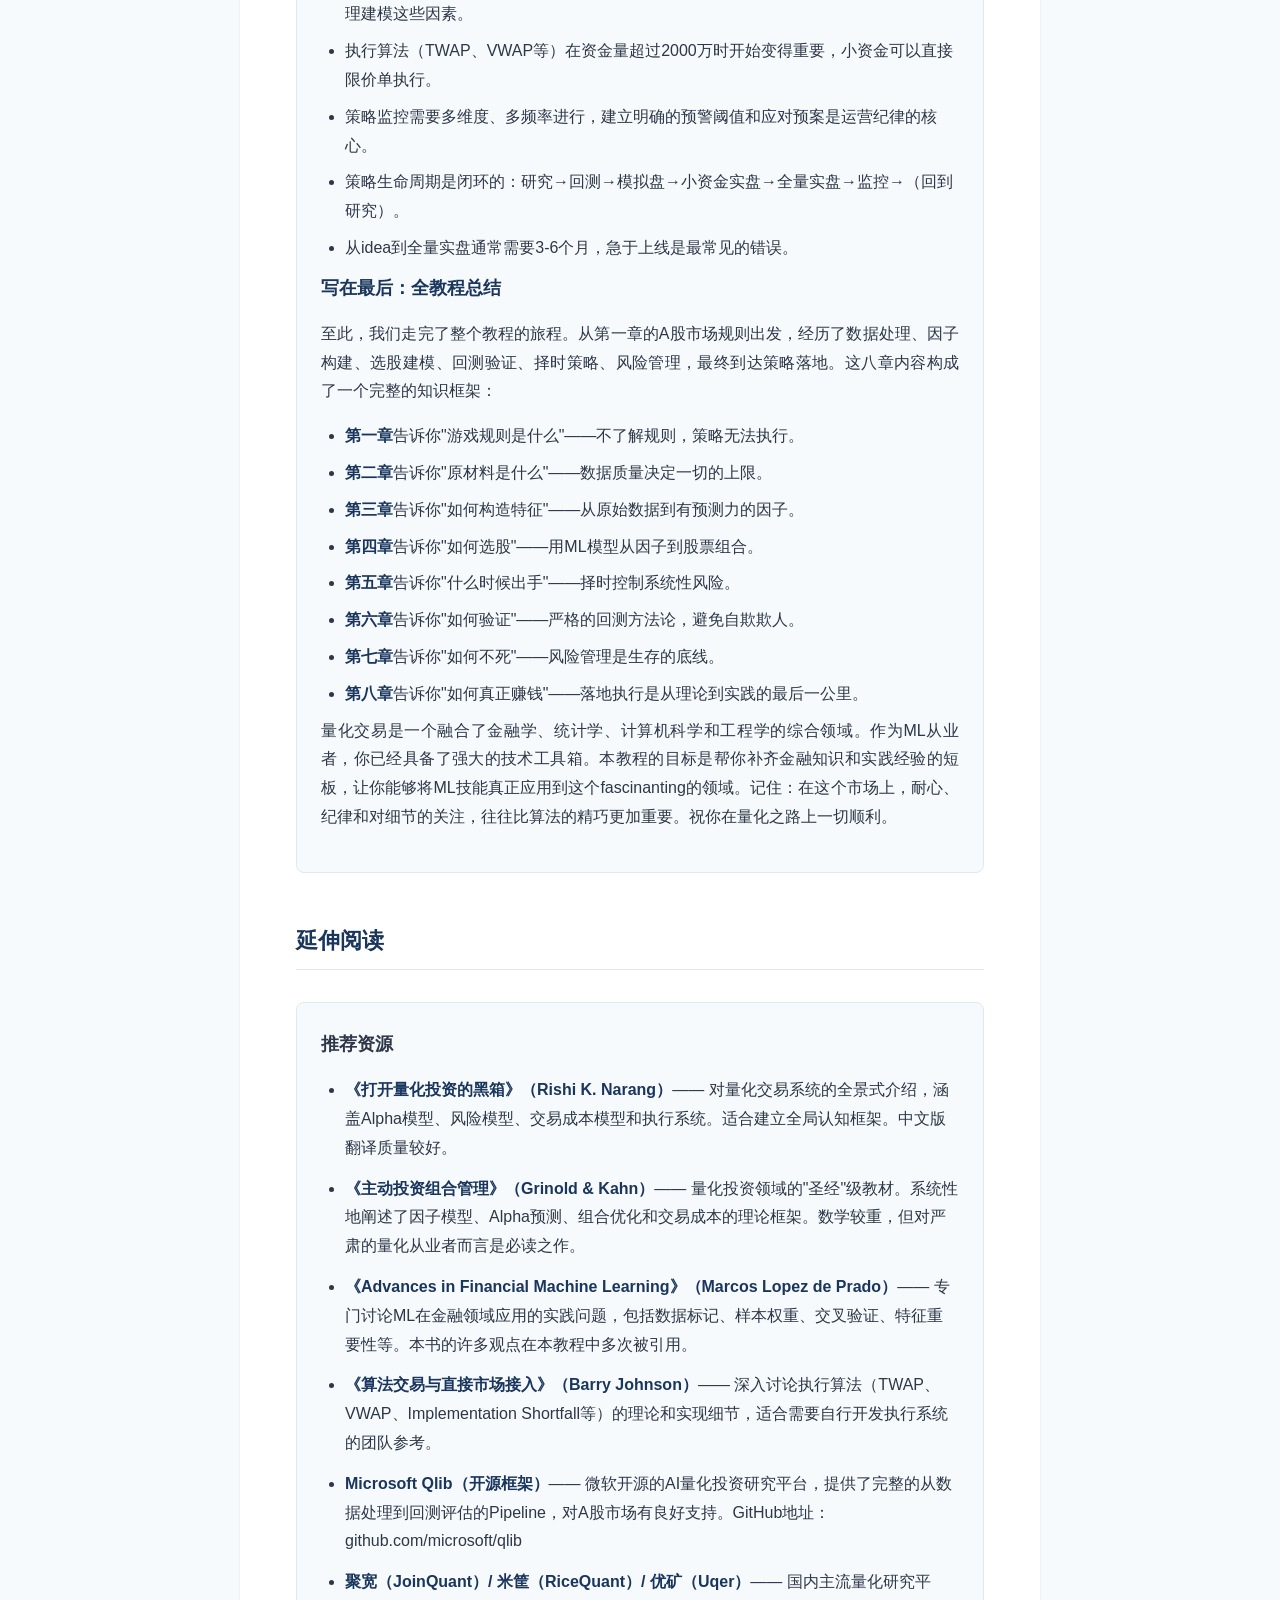
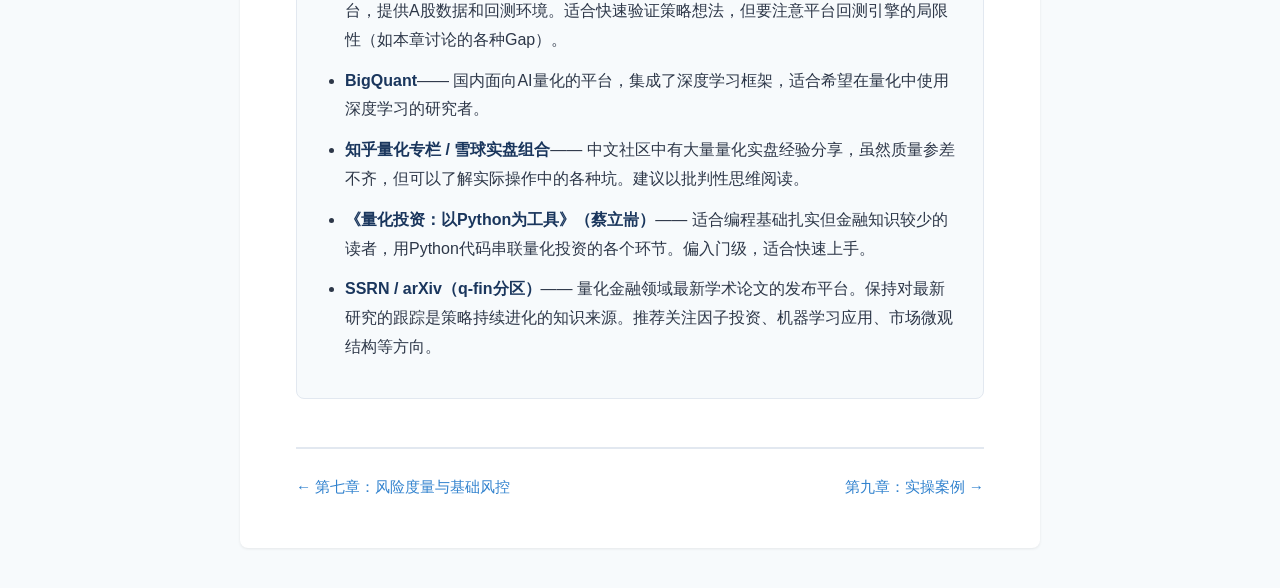
<file: ch08.html>
<!DOCTYPE html>
<html lang="zh-CN">
<head>
  <meta charset="UTF-8">
  <meta name="viewport" content="width=device-width, initial-scale=1.0">
  <title>第八章：策略组合与实盘落地 - ML量化交易教程</title>
  <link rel="stylesheet" href="css/style.css">
</head>
<body>
  <div class="container">

    <header class="chapter-header">
      <p class="chapter-number">第八章</p>
      <h1>策略组合与实盘落地</h1>
      <p class="chapter-summary">从研究到实盘，中间隔着无数工程细节——这才是量化交易真正难的地方</p>
    </header>

    <!-- 1. 引言 -->
    <h2>引言</h2>
    <p>在前七章中，我们从A股市场规则出发，依次讨论了数据处理、因子构建、模型训练、回测验证、择时策略和风险管理。如果你已经完成了这些步骤，并且在样本外回测中得到了令人满意的结果——恭喜你，你完成了大约30%的工作。</p>
    <p>剩下的70%是什么？是工程实现、执行优化、策略监控、风险控制和运营纪律。一个回测中年化30%、夏普2.0的策略，在实盘中可能只有15%收益和1.2的夏普——如果你运气好的话。更常见的情况是，策略上线后表现远不如回测，甚至出现亏损。</p>
    <p>本章讨论的核心问题是：如何将研究环境中的"实验室产品"转化为能在真实市场中稳定运行的"工业级系统"。这包括多策略如何配合、回测与实盘的差异如何弥合、执行层面的考量、策略监控体系，以及持续迭代的完整流程。</p>

    <div class="ml-bridge">
      <p><strong>ML类比：</strong>对于机器学习工程师来说，本章讨论的内容相当于MLOps（Machine Learning Operations）。模型训练只是开始，真正的挑战在于模型部署、在线监控、数据管线维护、模型漂移检测和持续迭代。量化交易的"从回测到实盘"与ML的"从notebook到production"面临几乎完全相同的挑战模式。</p>
    </div>

    <!-- 2. 多策略配置 -->
    <h2>多策略配置</h2>
    <p>实盘中很少只运行单一策略。即使是资金量较小的个人投资者，通常也会同时运行2-3个策略以分散风险。多策略配置的核心问题是：不同策略之间如何协调？</p>
    <p>以我们在前几章开发的选股策略和择时策略为例，它们可以有两种基本的配合模式：</p>

    <div class="compare-container">
      <div class="compare-box left">
        <h4>独立运行</h4>
        <p>选股和择时各自独立执行，互不干涉。选股策略始终满仓运行，按照模型信号买入和卖出股票组合。择时策略独立管理另一部分资金，在看多时持有指数ETF或股指期货多头，看空时持有现金或货币基金。</p>
        <p><strong>资金分配示例：</strong>总资金1000万，选股策略分配600万，择时策略分配400万。</p>
        <p><strong>优点：</strong>结构简单，各策略的盈亏归因非常清晰。策略A赚了多少、策略B亏了多少，一目了然。方便评估单策略的真实表现。</p>
        <p><strong>缺点：</strong>无法利用择时信号来减少选股策略的系统性风险暴露。当市场大幅下跌时，选股策略依然满仓，可能出现较大回撤。两个策略之间没有信息传递。</p>
      </div>
      <div class="compare-box right">
        <h4>层级配合</h4>
        <p>择时信号作为"总开关"，控制选股策略的整体仓位水平。择时模型的输出不是独立交易信号，而是选股策略的仓位调节系数。</p>
        <p><strong>具体规则示例：</strong></p>
        <ul>
          <li>择时看多（强信号）→ 选股策略满仓（100%）</li>
          <li>择时中性 → 选股策略维持70%仓位</li>
          <li>择时看空 → 选股策略减仓到30%</li>
          <li>择时看空（强信号）→ 选股策略减仓到10%或清仓</li>
        </ul>
        <p><strong>优点：</strong>能有效控制系统性风险带来的回撤。在2018年、2022年这样的单边下跌市场中，择时信号可以大幅减少损失。</p>
        <p><strong>缺点：</strong>择时判断错误时会严重拖累选股策略。例如2019年初择时仍然看空时，选股策略会错过大幅反弹。同时，策略归因变得复杂。</p>
      </div>
    </div>

    <p>实践中，层级配合模式更为常见，但对择时模型的质量要求也更高。如果择时模型胜率低于55%，层级配合的效果可能还不如独立运行。</p>

    <div class="info-box">
      <p><strong>策略组合的核心原则：</strong>策略间相关性越低，组合效果越好。一个选股策略 + 一个择时策略 + 一个事件驱动策略的组合，通常优于三个选股策略的组合。原因在于：三个选股策略很可能在同一时期同时表现好或同时表现差（因为它们面临相同的市场Beta），而不同类型的策略对市场环境的敏感度不同，更容易实现真正的风险分散。</p>
      <p>从数学上看，假设三个策略的年化波动率都是20%，如果它们两两相关系数为0.8（三个选股策略），组合波动率约为19%（分散效果极小）。而如果两两相关系数为0.3（不同类型策略），组合波动率约为14%（显著下降）。</p>
    </div>

    <!-- 3. 从回测到实盘的Gap -->
    <h2>从回测到实盘的Gap</h2>
    <p>回测是理想化的实验环境：假设你能以收盘价完美成交、没有市场冲击、所有股票都有无限流动性、你的交易不影响市场价格。实盘中，这些假设全部不成立。理解回测与实盘之间的差距（Gap），是策略能否成功落地的关键。</p>

    <h3>滑点建模</h3>
    <p><strong>什么是滑点？</strong>滑点（Slippage）是指你下单的目标价格与实际成交价格之间的差异。例如，你希望以10.00元买入某股票，但实际成交价格为10.02元，那么滑点为2分钱，即2个基点（bp）。</p>
    <p><strong>滑点产生的原因：</strong></p>
    <ul>
      <li><strong>行情变化：</strong>从你决定交易到下单到成交，市场价格在持续变动。在波动较大的市场中，哪怕几秒钟的延迟也可能导致价格变化。</li>
      <li><strong>报单延迟：</strong>你的交易指令从策略系统发出，经过网络传输到达交易所需要时间（通常几十毫秒到几百毫秒），这期间价格可能已经变化。</li>
      <li><strong>价格优先/时间优先规则：</strong>A股采用价格优先、时间优先的撮合规则。如果你以限价单下单，而当前最优卖价已经被其他买单抢走，你的单子需要等待下一个卖单出现。</li>
    </ul>
    <p><strong>滑点估算方法：</strong></p>
    <ul>
      <li><strong>固定假设法：</strong>最简单的方法，假设每笔交易产生固定的滑点成本。对于日频策略，通常假设单边1-3个基点（bp）。即买入成本增加1-3bp，卖出收入减少1-3bp。双边合计2-6bp。</li>
      <li><strong>成交量占比模型：</strong>更精确的方法。核心思想是：你的交易量占该股当日总成交量的比例越大，滑点越大。公式大致为：滑点 = k × (你的交易量 / 该股日成交量)^α，其中k和α为经验参数。当你的交易量只占日成交量的0.1%时，滑点几乎可以忽略；当占比达到5%以上时，滑点会变得非常显著。</li>
    </ul>

    <h3>冲击成本</h3>
    <p>冲击成本（Market Impact）是指你的交易行为本身对市场价格产生的影响。当你买入大量股票时，你的买单会消耗卖方挂单簿（Order Book）上的流动性，导致成交价格逐步上升；卖出时则相反，会压低价格。</p>
    <p><strong>冲击成本的特点：</strong></p>
    <ul>
      <li><strong>非线性关系：</strong>冲击成本与订单大小不是线性关系。学术研究表明，冲击成本大致与交易量的平方根成正比（Square Root Model）。也就是说，交易量增加4倍，冲击成本只增加2倍。这意味着大单的边际冲击递减，但总冲击仍然很高。</li>
      <li><strong>临时冲击vs永久冲击：</strong>部分价格影响是暂时的（你的大单执行完毕后价格会部分恢复），部分是永久的（市场认为你的交易包含信息，价格不会完全恢复）。</li>
      <li><strong>与资金规模的关系：</strong>小资金（500万以下）在交易主板中大盘股时，冲击成本几乎可以忽略不计，因为单笔交易量相对于市场成交量微乎其微。中等资金（500万-5000万）需要开始关注冲击成本，特别是交易小盘股时。大资金（5000万以上）冲击成本显著，必须使用算法交易拆单执行，否则交易成本会严重侵蚀策略收益。</li>
    </ul>

    <h3>流动性与策略容量</h3>
    <p><strong>策略容量</strong>是指一个策略能够管理的最大资金量，超过这个上限后策略表现会因为冲击成本和流动性不足而显著衰退。</p>
    <p>策略容量主要受限于持仓股票的日均成交额。一般原则是：单只股票的持仓不应超过该股日均成交额的5-10%。这样才能在合理时间内完成建仓和平仓，且不会对价格产生过大影响。</p>
    <p><strong>不同类型策略的容量差异：</strong></p>
    <ul>
      <li><strong>小盘股策略：</strong>容量极低。如果策略主要交易日均成交额1000万的小盘股，持仓20只，每只不超过日均成交额的5%，则策略容量 = 20 × 1000万 × 5% = 1000万。实际上可能只有几百万。</li>
      <li><strong>中盘股策略：</strong>容量中等。日均成交额1-5亿的中盘股，同样持仓20只，容量可达1-5亿。</li>
      <li><strong>大盘股策略：</strong>容量较高。沪深300成分股日均成交额通常在5-50亿，策略容量可达数亿甚至数十亿。</li>
    </ul>
    <p>策略容量是决定策略商业价值的重要因素。一个年化50%但容量只有500万的策略，远不如一个年化20%但容量5亿的策略有价值（对机构而言）。个人投资者则可以充分利用小容量策略的优势。</p>

    <h3>成交率问题</h3>

    <div class="warning-box">
      <p><strong>成交率悖论：</strong>涨停板时买不到（封单量远大于卖单，你的买单排不到），跌停板时卖不出（封单量远大于买单，你的卖单排不到）。回测中假设100%成交率是不现实的。</p>
      <p>更深层的悖论是：<strong>你的策略越好，实际成交率越低。</strong></p>
      <p>如果你的选股模型能准确预测第二天涨停的股票，那么在开盘时大量投资者都会抢着买入，导致开盘即涨停（一字板）。此时你根本买不到。同理，如果你能预测跌停，那么你想卖出时也卖不出去。</p>
      <p><strong>实盘需要考虑的现实：</strong></p>
      <ul>
        <li>对于涨停买入的情况：回测中应该假设涨停板无法买入，或者只能在非涨停时段的有限时间窗口内买入。</li>
        <li>对于高热度股票：即使没有涨停，竞价时段的成交率也不是100%。需要根据挂单量和你的报价位置估算实际成交概率。</li>
        <li>保守估计：将回测收益打7-8折来估计实际可实现的收益，是比较务实的做法。</li>
      </ul>
    </div>

    <!-- 4. 执行层考量 -->
    <h2>执行层考量</h2>
    <p>当策略发出交易信号后，如何将信号转化为实际的市场订单？这个过程看似简单，但对于资金量较大的策略而言，执行质量直接影响收益。</p>
    <p><strong>为什么不能一次性下大单？</strong></p>
    <ul>
      <li><strong>市场冲击：</strong>如前文所述，大单会推高买入价格或压低卖出价格，导致平均成交价格显著偏离初始市价。</li>
      <li><strong>暴露交易意图：</strong>市场上存在大量算法在监测大单行为。如果你一次性挂出100万股的买单，其他参与者会判断"有人在大量买入"，从而抢先推高价格（Front-running），进一步增加你的交易成本。</li>
    </ul>
    <p>因此，大单需要通过执行算法（Execution Algorithm）拆分成多笔小单，在一段时间内逐步完成。以下是两种最基础的执行算法：</p>

    <h3>TWAP (Time Weighted Average Price)</h3>
    <p>TWAP策略将大单均匀拆分到一段指定时间内执行。例如，需要买入10万股，执行时间为1小时（240分钟中的60分钟），则每分钟下单约1667股。</p>
    <ul>
      <li><strong>优点：</strong>实现简单，不需要历史数据支持。交易节奏均匀，不容易被其他算法识别。</li>
      <li><strong>缺点：</strong>不考虑市场实际的成交量分布。A股上午的成交量通常远大于下午（尤其是开盘后30分钟和收盘前30分钟），均匀拆单意味着在成交量小的时段下单比例过高，可能产生更大的冲击。</li>
    </ul>

    <h3>VWAP (Volume Weighted Average Price)</h3>
    <p>VWAP策略根据历史成交量的日内分布来分配下单量。如果历史数据显示某股票上午9:30-10:00成交量占全天的20%，则在这个时段下单总量的20%。</p>
    <ul>
      <li><strong>优点：</strong>在成交量大的时段多交易，冲击成本更小。整体成交均价接近市场VWAP，减少择时错误。</li>
      <li><strong>缺点：</strong>下单模式可预测性高（因为基于历史成交量分布），容易被其他算法利用。在成交量模式与历史显著不同的日子（如突发新闻日），效果会打折扣。</li>
    </ul>

    <div class="info-box">
      <p><strong>执行算法对不同策略的影响：</strong>对于日频策略管理500万以下资金，执行算法的影响很小。按当前最优价格以限价单直接下单即可，单笔交易量相对于市场成交量微不足道，不需要拆单。但当资金量超过2000万后，特别是持有中小盘股时，执行质量会显著影响策略收益。此时需要认真选择执行算法，或者开发适合自身策略特点的定制化执行逻辑。</p>
      <p>更高级的执行算法（如Implementation Shortfall算法、Adaptive算法）会根据实时市场状况动态调整下单节奏，但其实现复杂度也大幅提升，通常只有专业量化机构才会投入资源开发。</p>
    </div>

    <!-- 5. 策略监控 -->
    <h2>策略监控</h2>
    <p>策略上线后不是"一劳永逸"的事情。市场环境在持续变化，模型可能失效，数据源可能出问题，系统可能出故障。建立系统化的监控体系，是策略长期稳定运行的保障。</p>
    <p>以下是需要持续监控的核心维度：</p>

    <table>
      <thead>
        <tr>
          <th>监控维度</th>
          <th>具体指标</th>
          <th>预警阈值</th>
          <th>应对动作</th>
        </tr>
      </thead>
      <tbody>
        <tr>
          <td>绩效偏离</td>
          <td>滚动20日Sharpe Ratio</td>
          <td>Sharpe &lt; 0.5 持续20个交易日</td>
          <td>减仓50%，排查原因（模型失效？市场结构变化？数据问题？）</td>
        </tr>
        <tr>
          <td>因子暴露漂移</td>
          <td>主要因子（市值、行业、动量等）暴露值偏离目标</td>
          <td>偏离超过2个标准差</td>
          <td>检查数据管线是否正常，模型输出是否异常，因子计算逻辑是否出错</td>
        </tr>
        <tr>
          <td>换手异常</td>
          <td>实际日换手率 vs 历史平均换手率</td>
          <td>实际换手超过预期的50%以上</td>
          <td>检查模型信号是否出现抖动（flip-flop），数据是否有异常波动</td>
        </tr>
        <tr>
          <td>回撤触线</td>
          <td>最大回撤（Max Drawdown）</td>
          <td>MDD &gt; 15%（或根据策略特性设定）</td>
          <td>暂停策略运行，进入冷静期（至少1-2周），全面复盘</td>
        </tr>
        <tr>
          <td>执行偏离</td>
          <td>实际持仓 vs 理论目标持仓的差异</td>
          <td>偏离超过5%（按净值计算）</td>
          <td>检查执行系统是否正常，是否有未成交订单，是否有异常滑点</td>
        </tr>
      </tbody>
    </table>

    <p><strong>监控频率建议：</strong></p>
    <ul>
      <li><strong>每日：</strong>检查执行偏离、当日盈亏、持仓是否正确。</li>
      <li><strong>每周：</strong>检查绩效指标趋势、因子暴露情况、换手率是否正常。</li>
      <li><strong>每月：</strong>全面绩效回顾，与基准对比，评估策略是否仍在预期范围内运行。</li>
      <li><strong>每季度：</strong>深度复盘，评估是否需要更新模型或调整策略参数。</li>
    </ul>
    <p>监控不仅仅是看数字，更重要的是建立预案——当某个指标触发预警时，应该采取什么行动？这些预案应该在策略上线前就制定好，避免在压力下做出情绪化决策。</p>

    <!-- 6. 持续迭代 -->
    <h2>持续迭代</h2>
    <p>量化策略不是"一次性工程"。市场在进化，其他参与者在学习，曾经有效的Alpha因子会逐渐衰减。一个成功的量化团队需要建立持续迭代的研发流程。</p>

    <div class="circular-flow">
      <div class="flow-step">研究</div>
      <span class="flow-arrow">→</span>
      <div class="flow-step">回测</div>
      <span class="flow-arrow">→</span>
      <div class="flow-step">模拟盘</div>
      <span class="flow-arrow">→</span>
      <div class="flow-step">小资金实盘</div>
      <span class="flow-arrow">→</span>
      <div class="flow-step">全量实盘</div>
      <span class="flow-arrow">→</span>
      <div class="flow-step">监控</div>
      <span class="flow-arrow">→</span>
      <div class="flow-step">（回到研究）</div>
    </div>

    <p>这是一个完整的策略生命周期闭环。每个阶段都有明确的目标和通过/失败标准：</p>

    <h3>研究阶段</h3>
    <p>目标是生成新的idea并将其转化为可测试的因子或模型。idea来源广泛：学术论文、市场观察、行业知识、数据探索等。这个阶段强调广度和创造力，但同时也需要保持纪律——不是每个idea都值得花大量时间回测。快速筛选（如用IC值初步评估因子质量）可以大幅提升研究效率。</p>

    <h3>回测阶段</h3>
    <p>核心要求是严格的样本外验证。回测框架必须处理好前面章节讨论的各种问题：避免未来信息、正确处理存活偏差、合理的交易成本假设、多重检验校正等。只有在样本外数据上表现稳定的策略才能进入下一阶段。通过标准通常包括：样本外Sharpe > 1.5，最大回撤 < 15%，因子衰减速度合理等。</p>

    <h3>模拟盘阶段</h3>
    <p>使用实时数据进行模拟交易（Paper Trading），持续1-3个月。目的不是验证策略的收益能力（那是回测的任务），而是验证整个技术链路的正确性：数据接收是否及时？信号计算是否正确？下单逻辑是否有bug？有没有回测中忽略的边界情况（如停牌股、涨跌停、除权除息日等）？</p>

    <h3>小资金实盘阶段</h3>
    <p>用50-100万真实资金验证策略在真实交易环境中的表现。这个阶段的核心目标是验证：</p>
    <ul>
      <li>真实滑点与回测假设是否一致</li>
      <li>成交率是否满足预期</li>
      <li>系统稳定性（网络中断、API故障等异常情况的处理）</li>
      <li>T+1规则下的仓位管理是否正确</li>
    </ul>
    <p>通常运行2-3个月。注意：这个阶段的绝对收益不重要（样本太短），重要的是观察执行层面的各种问题。</p>

    <h3>全量实盘阶段</h3>
    <p>投入目标资金正式运行。初始可以按目标资金的50%投入，运行1个月后如果一切正常，再逐步加仓到100%。</p>

    <h3>监控阶段</h3>
    <p>持续跟踪前面"策略监控"一节中描述的各项指标。一旦发现异常，及时回到研究环节分析原因。策略衰减是正常现象——关键是能及时发现并应对。</p>

    <div class="info-box">
      <p><strong>时间预期：</strong>一个策略从最初的idea到全量实盘通常需要3-6个月。其中研究+回测约1-2个月，模拟盘1-3个月，小资金实盘2-3个月。急于上线是量化交易中最常见的错误之一。许多人在回测结果看起来不错后就立即投入大量资金，结果往往是痛苦的。耐心是这个领域最稀缺也最有价值的品质。</p>
    </div>

    <!-- 7. 与ML建模的关联 -->
    <h2>与ML建模的关联</h2>
    <p>如果你是从机器学习领域转入量化交易的，你会发现这两个领域的生产化流程有着惊人的相似性。理解这些对应关系，可以帮助你将ML工程的最佳实践迁移到量化策略开发中。</p>

    <div class="ml-bridge">
      <p><strong>ML概念与量化对应关系：</strong></p>
      <ul>
        <li><strong>Model Deployment（模型部署）</strong> ≈ 策略实盘上线 —— 都面临环境差异（训练环境vs生产环境 / 回测环境vs实盘环境）的挑战。</li>
        <li><strong>Monitoring for Drift（漂移监控）</strong> ≈ 策略监控 —— 数据分布漂移导致模型性能下降 / 市场结构变化导致策略收益衰减，本质相同。</li>
        <li><strong>A/B Testing</strong> ≈ 模拟盘阶段 —— 在真实流量/数据上验证新版本，但不产生实际影响（不影响用户体验 / 不动用真实资金）。</li>
        <li><strong>Model Retraining（模型重训练）</strong> ≈ 策略迭代更新 —— 定期用新数据更新模型，保持模型对最新模式的学习能力。</li>
        <li><strong>Shadow Mode（影子模式）</strong> ≈ 小资金验证 —— 新模型在生产环境中运行但不影响主流量 / 新策略用小资金运行验证但不影响整体业绩。</li>
        <li><strong>MLOps Pipeline</strong> ≈ 量化策略研发流程 —— 从数据采集、特征工程、模型训练、验证、部署到监控的完整自动化管线。</li>
      </ul>
      <p>如果你在之前的工作中建立过完善的MLOps流程（比如使用MLflow追踪实验、用Airflow编排数据管线、用Prometheus+Grafana做监控），那么将这些经验迁移到量化策略开发中会非常自然。量化交易可以看作是ML系统在金融领域的一个特殊应用——只不过"预测错误"的代价是真金白银的亏损。</p>
    </div>

    <!-- 8. 本章小结 -->
    <h2>本章小结</h2>

    <div class="summary-box">
      <h3>关键要点</h3>
      <ul>
        <li>多策略配置有独立运行和层级配合两种模式，选择取决于择时模型的质量和策略间的相关性。</li>
        <li>回测到实盘的Gap来源于滑点、冲击成本、流动性限制和成交率问题，必须在回测中合理建模这些因素。</li>
        <li>执行算法（TWAP、VWAP等）在资金量超过2000万时开始变得重要，小资金可以直接限价单执行。</li>
        <li>策略监控需要多维度、多频率进行，建立明确的预警阈值和应对预案是运营纪律的核心。</li>
        <li>策略生命周期是闭环的：研究→回测→模拟盘→小资金实盘→全量实盘→监控→（回到研究）。</li>
        <li>从idea到全量实盘通常需要3-6个月，急于上线是最常见的错误。</li>
      </ul>
      <h3>写在最后：全教程总结</h3>
      <p>至此，我们走完了整个教程的旅程。从第一章的A股市场规则出发，经历了数据处理、因子构建、选股建模、回测验证、择时策略、风险管理，最终到达策略落地。这八章内容构成了一个完整的知识框架：</p>
      <ul>
        <li><strong>第一章</strong>告诉你"游戏规则是什么"——不了解规则，策略无法执行。</li>
        <li><strong>第二章</strong>告诉你"原材料是什么"——数据质量决定一切的上限。</li>
        <li><strong>第三章</strong>告诉你"如何构造特征"——从原始数据到有预测力的因子。</li>
        <li><strong>第四章</strong>告诉你"如何选股"——用ML模型从因子到股票组合。</li>
        <li><strong>第五章</strong>告诉你"什么时候出手"——择时控制系统性风险。</li>
        <li><strong>第六章</strong>告诉你"如何验证"——严格的回测方法论，避免自欺欺人。</li>
        <li><strong>第七章</strong>告诉你"如何不死"——风险管理是生存的底线。</li>
        <li><strong>第八章</strong>告诉你"如何真正赚钱"——落地执行是从理论到实践的最后一公里。</li>
      </ul>
      <p>量化交易是一个融合了金融学、统计学、计算机科学和工程学的综合领域。作为ML从业者，你已经具备了强大的技术工具箱。本教程的目标是帮你补齐金融知识和实践经验的短板，让你能够将ML技能真正应用到这个fascinanting的领域。记住：在这个市场上，耐心、纪律和对细节的关注，往往比算法的精巧更加重要。祝你在量化之路上一切顺利。</p>
    </div>

    <!-- 9. 延伸阅读 -->
    <h2>延伸阅读</h2>

    <div class="reading-list">
      <h3>推荐资源</h3>
      <ul>
        <li><strong>《打开量化投资的黑箱》（Rishi K. Narang）</strong>—— 对量化交易系统的全景式介绍，涵盖Alpha模型、风险模型、交易成本模型和执行系统。适合建立全局认知框架。中文版翻译质量较好。</li>
        <li><strong>《主动投资组合管理》（Grinold & Kahn）</strong>—— 量化投资领域的"圣经"级教材。系统性地阐述了因子模型、Alpha预测、组合优化和交易成本的理论框架。数学较重，但对严肃的量化从业者而言是必读之作。</li>
        <li><strong>《Advances in Financial Machine Learning》（Marcos Lopez de Prado）</strong>—— 专门讨论ML在金融领域应用的实践问题，包括数据标记、样本权重、交叉验证、特征重要性等。本书的许多观点在本教程中多次被引用。</li>
        <li><strong>《算法交易与直接市场接入》（Barry Johnson）</strong>—— 深入讨论执行算法（TWAP、VWAP、Implementation Shortfall等）的理论和实现细节，适合需要自行开发执行系统的团队参考。</li>
        <li><strong>Microsoft Qlib（开源框架）</strong>—— 微软开源的AI量化投资研究平台，提供了完整的从数据处理到回测评估的Pipeline，对A股市场有良好支持。GitHub地址：github.com/microsoft/qlib</li>
        <li><strong>聚宽（JoinQuant）/ 米筐（RiceQuant）/ 优矿（Uqer）</strong>—— 国内主流量化研究平台，提供A股数据和回测环境。适合快速验证策略想法，但要注意平台回测引擎的局限性（如本章讨论的各种Gap）。</li>
        <li><strong>BigQuant</strong>—— 国内面向AI量化的平台，集成了深度学习框架，适合希望在量化中使用深度学习的研究者。</li>
        <li><strong>知乎量化专栏 / 雪球实盘组合</strong>—— 中文社区中有大量量化实盘经验分享，虽然质量参差不齐，但可以了解实际操作中的各种坑。建议以批判性思维阅读。</li>
        <li><strong>《量化投资：以Python为工具》（蔡立耑）</strong>—— 适合编程基础扎实但金融知识较少的读者，用Python代码串联量化投资的各个环节。偏入门级，适合快速上手。</li>
        <li><strong>SSRN / arXiv（q-fin分区）</strong>—— 量化金融领域最新学术论文的发布平台。保持对最新研究的跟踪是策略持续进化的知识来源。推荐关注因子投资、机器学习应用、市场微观结构等方向。</li>
      </ul>
    </div>

    <!-- Navigation -->
    <nav class="chapter-nav">
      <a href="ch07.html">← 第七章：风险度量与基础风控</a>
      <a href="ch09.html">第九章：实操案例 →</a>
    </nav>

  </div>
</body>
</html>
</file>
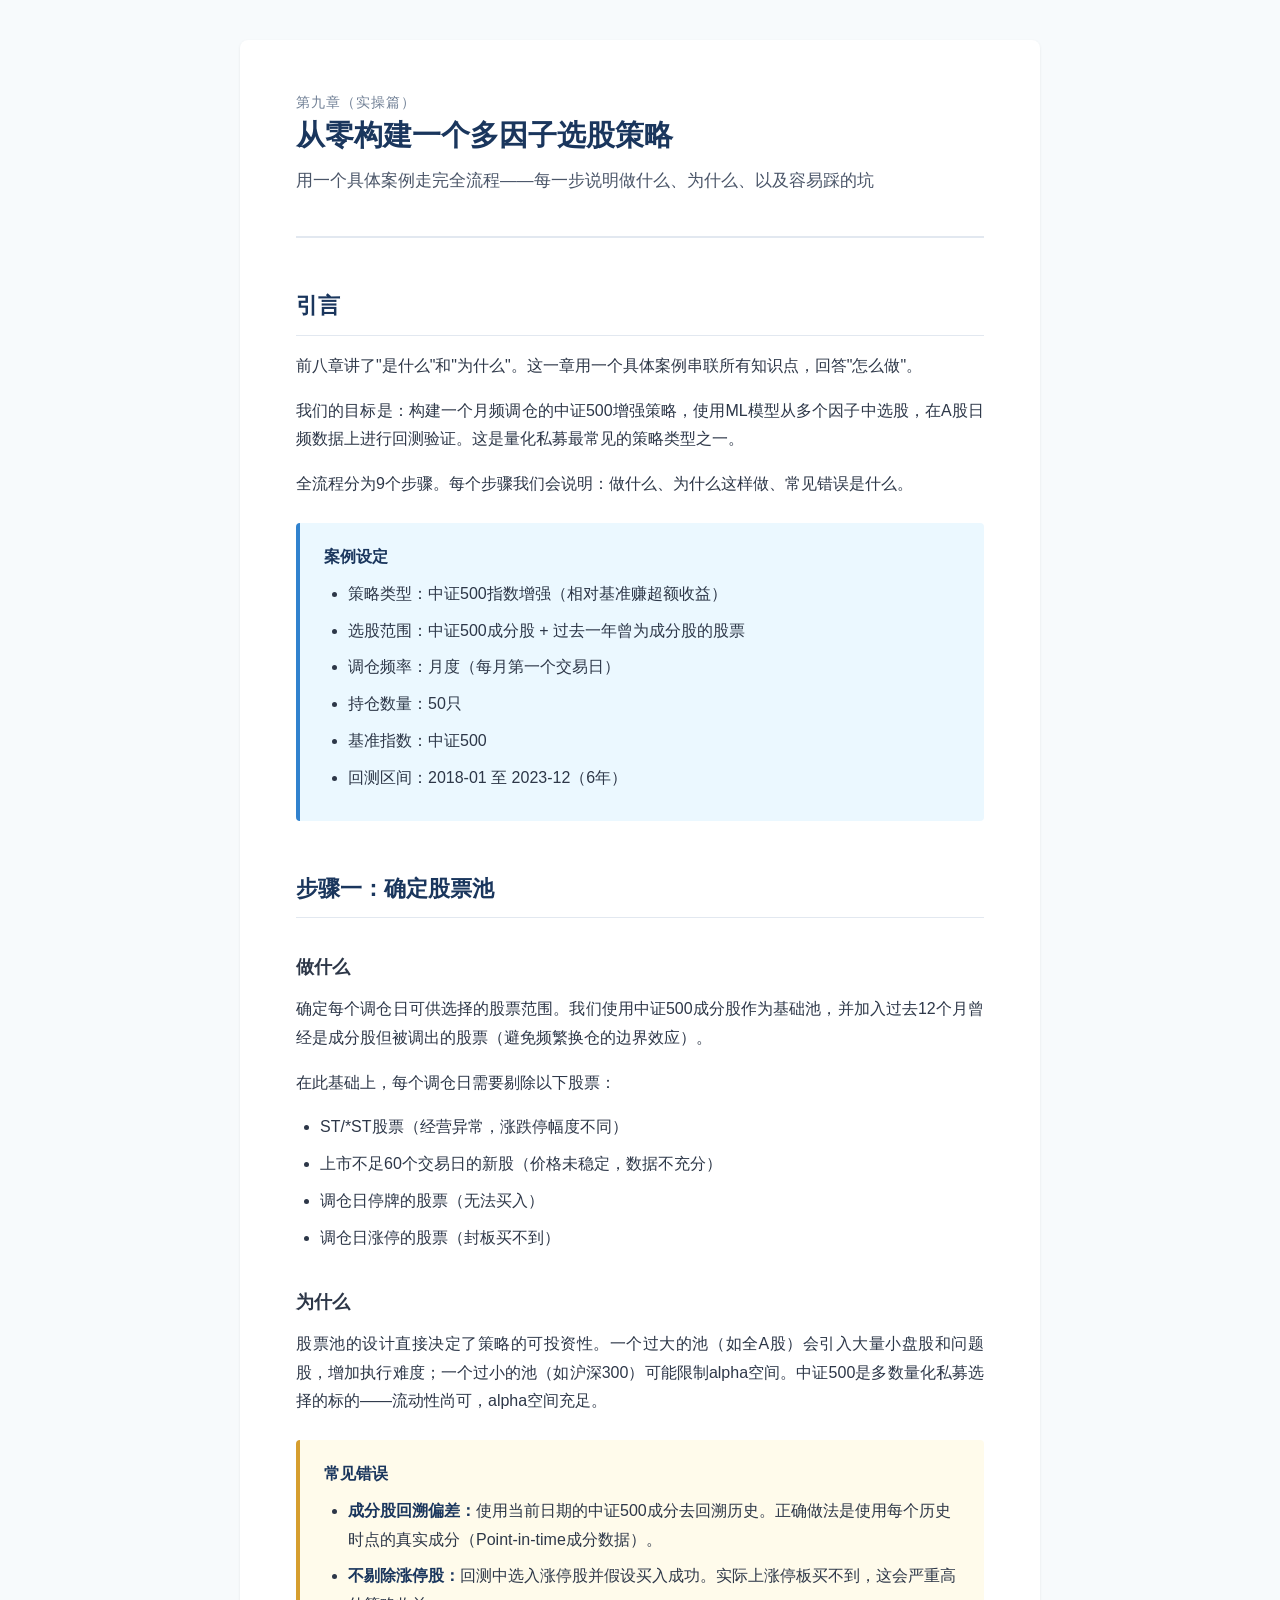
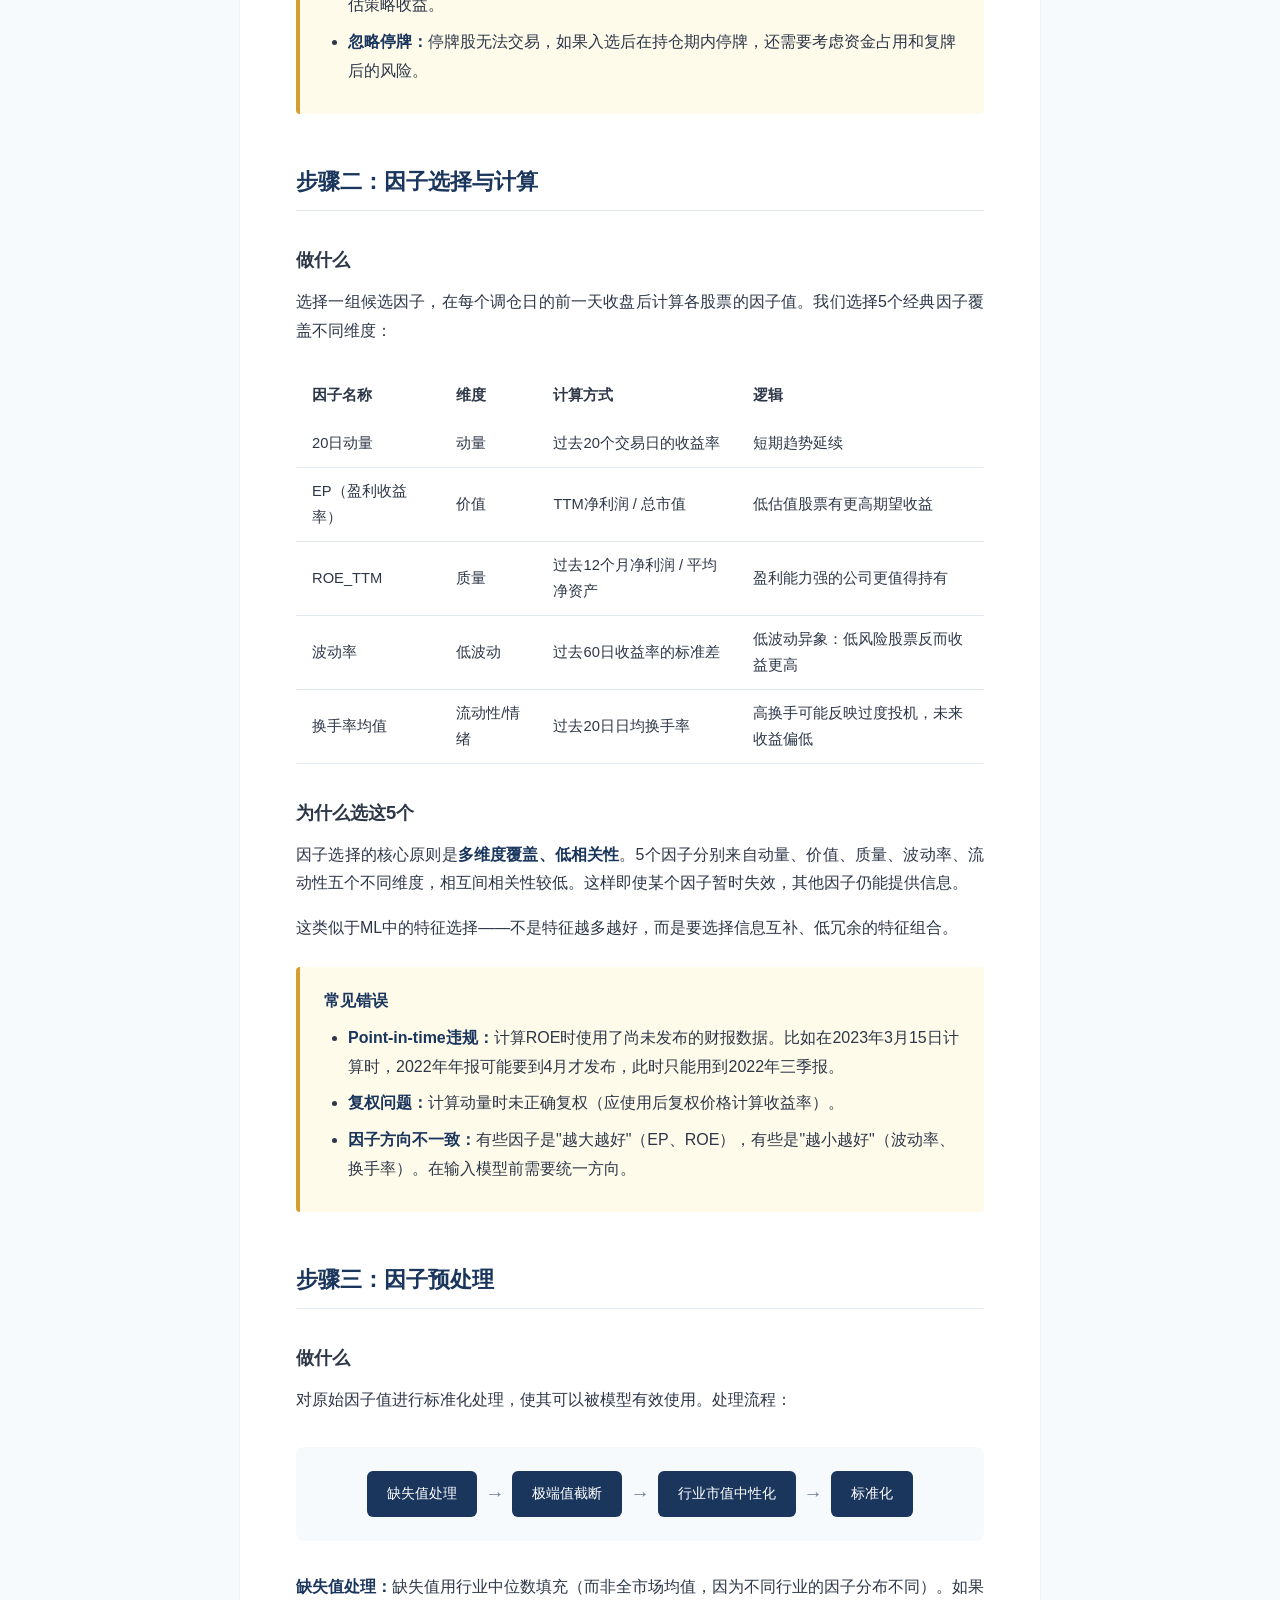
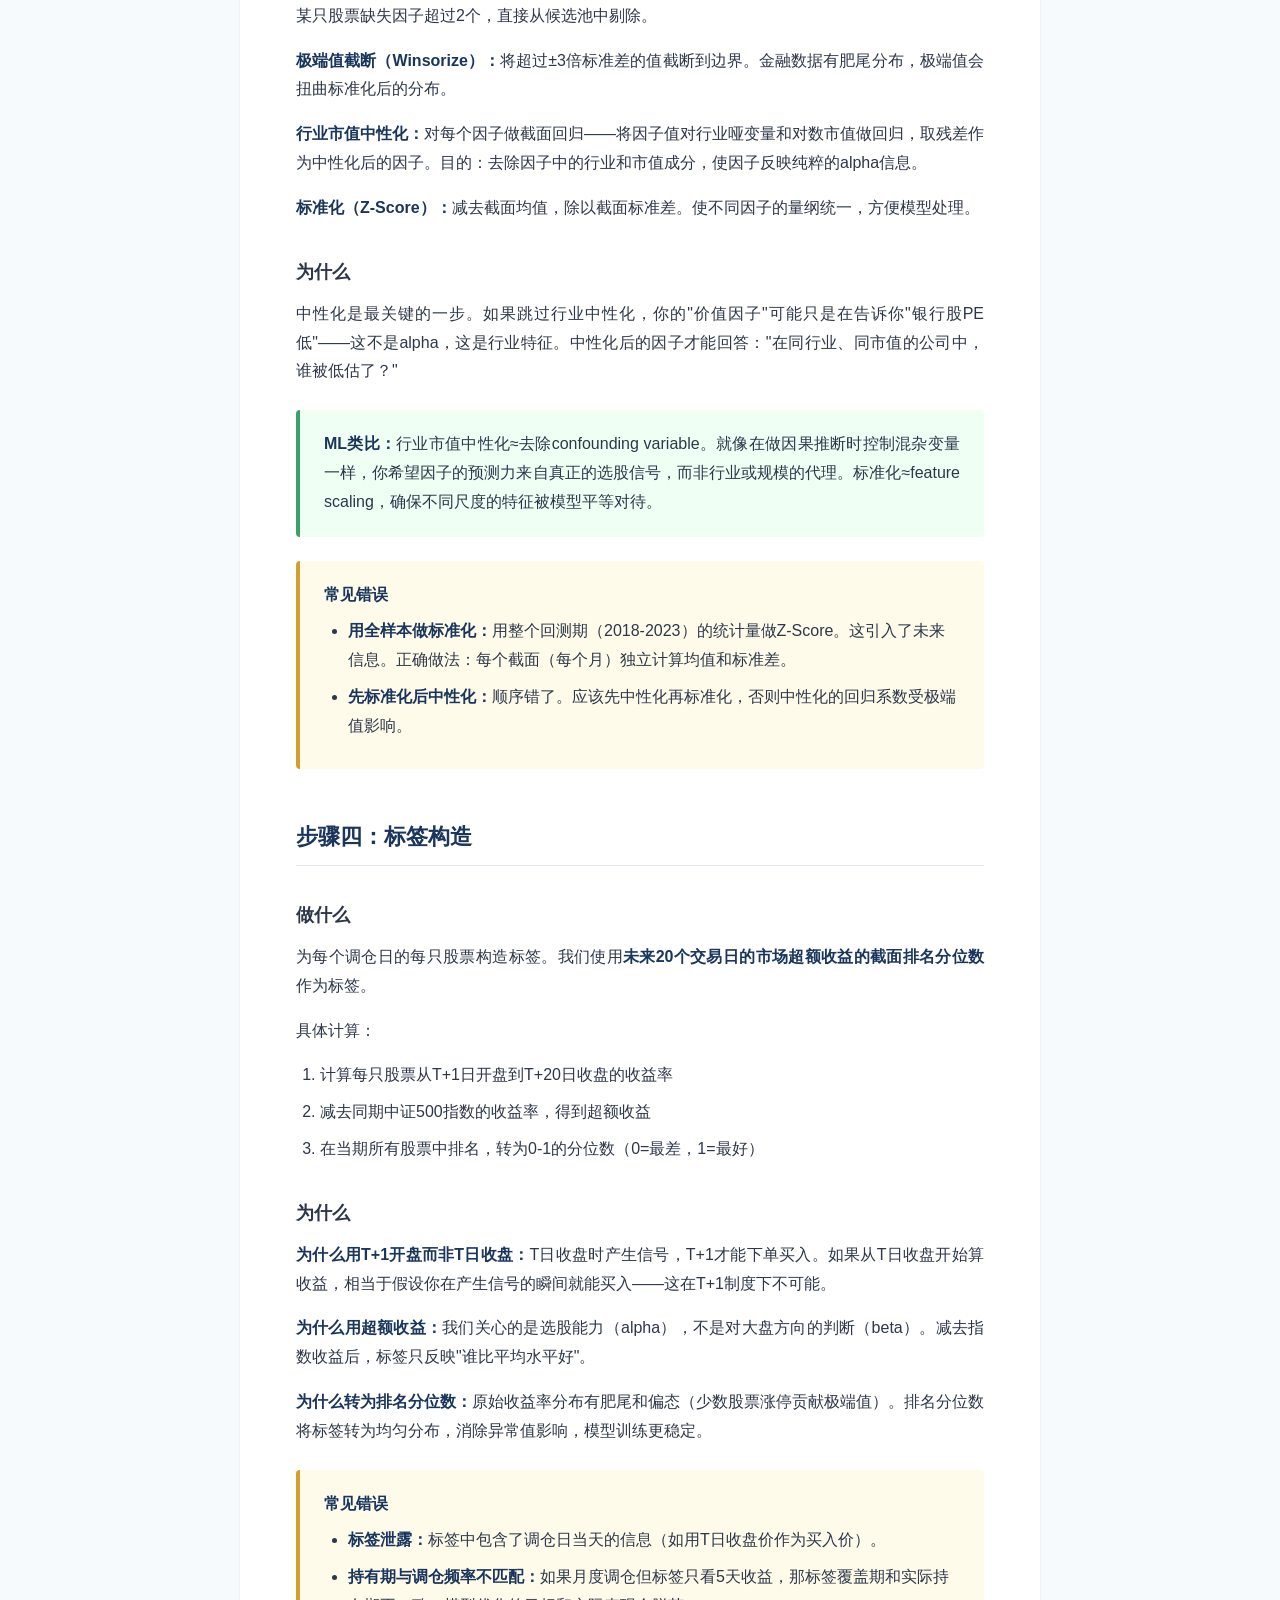
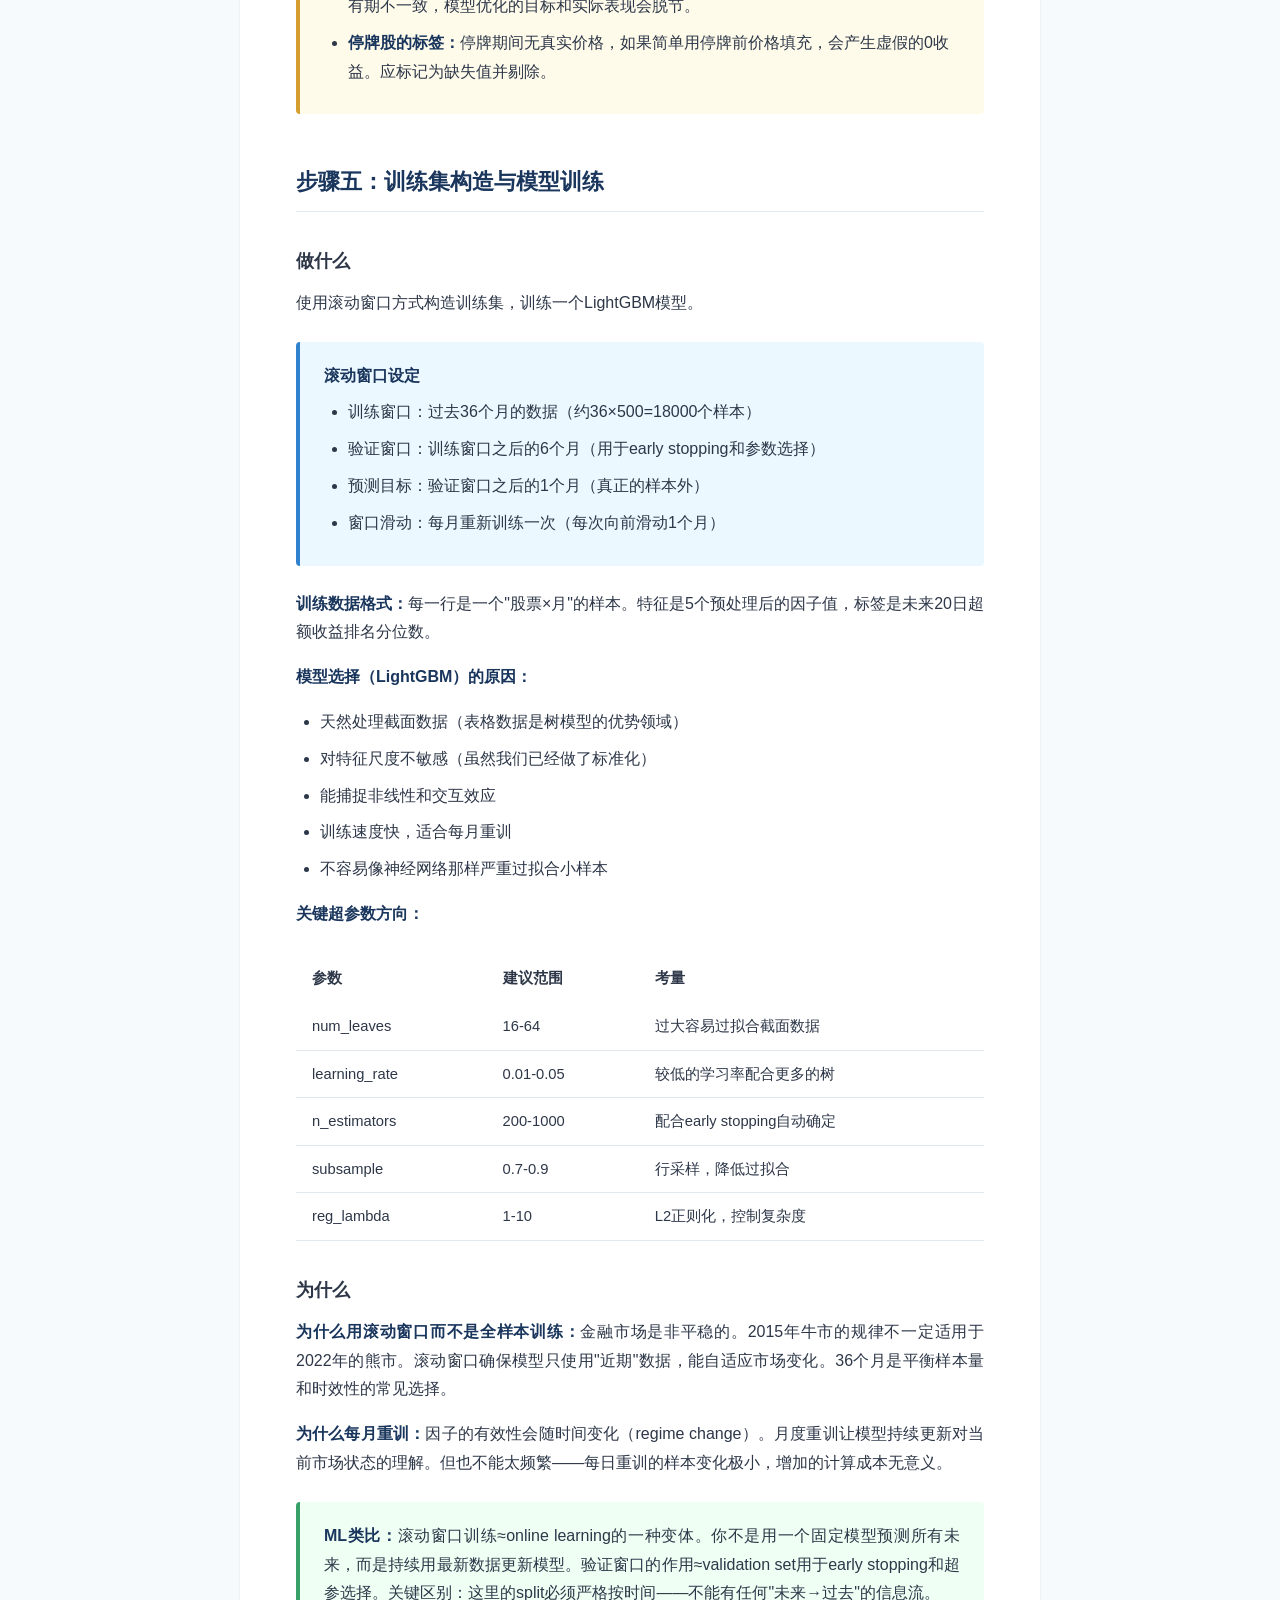
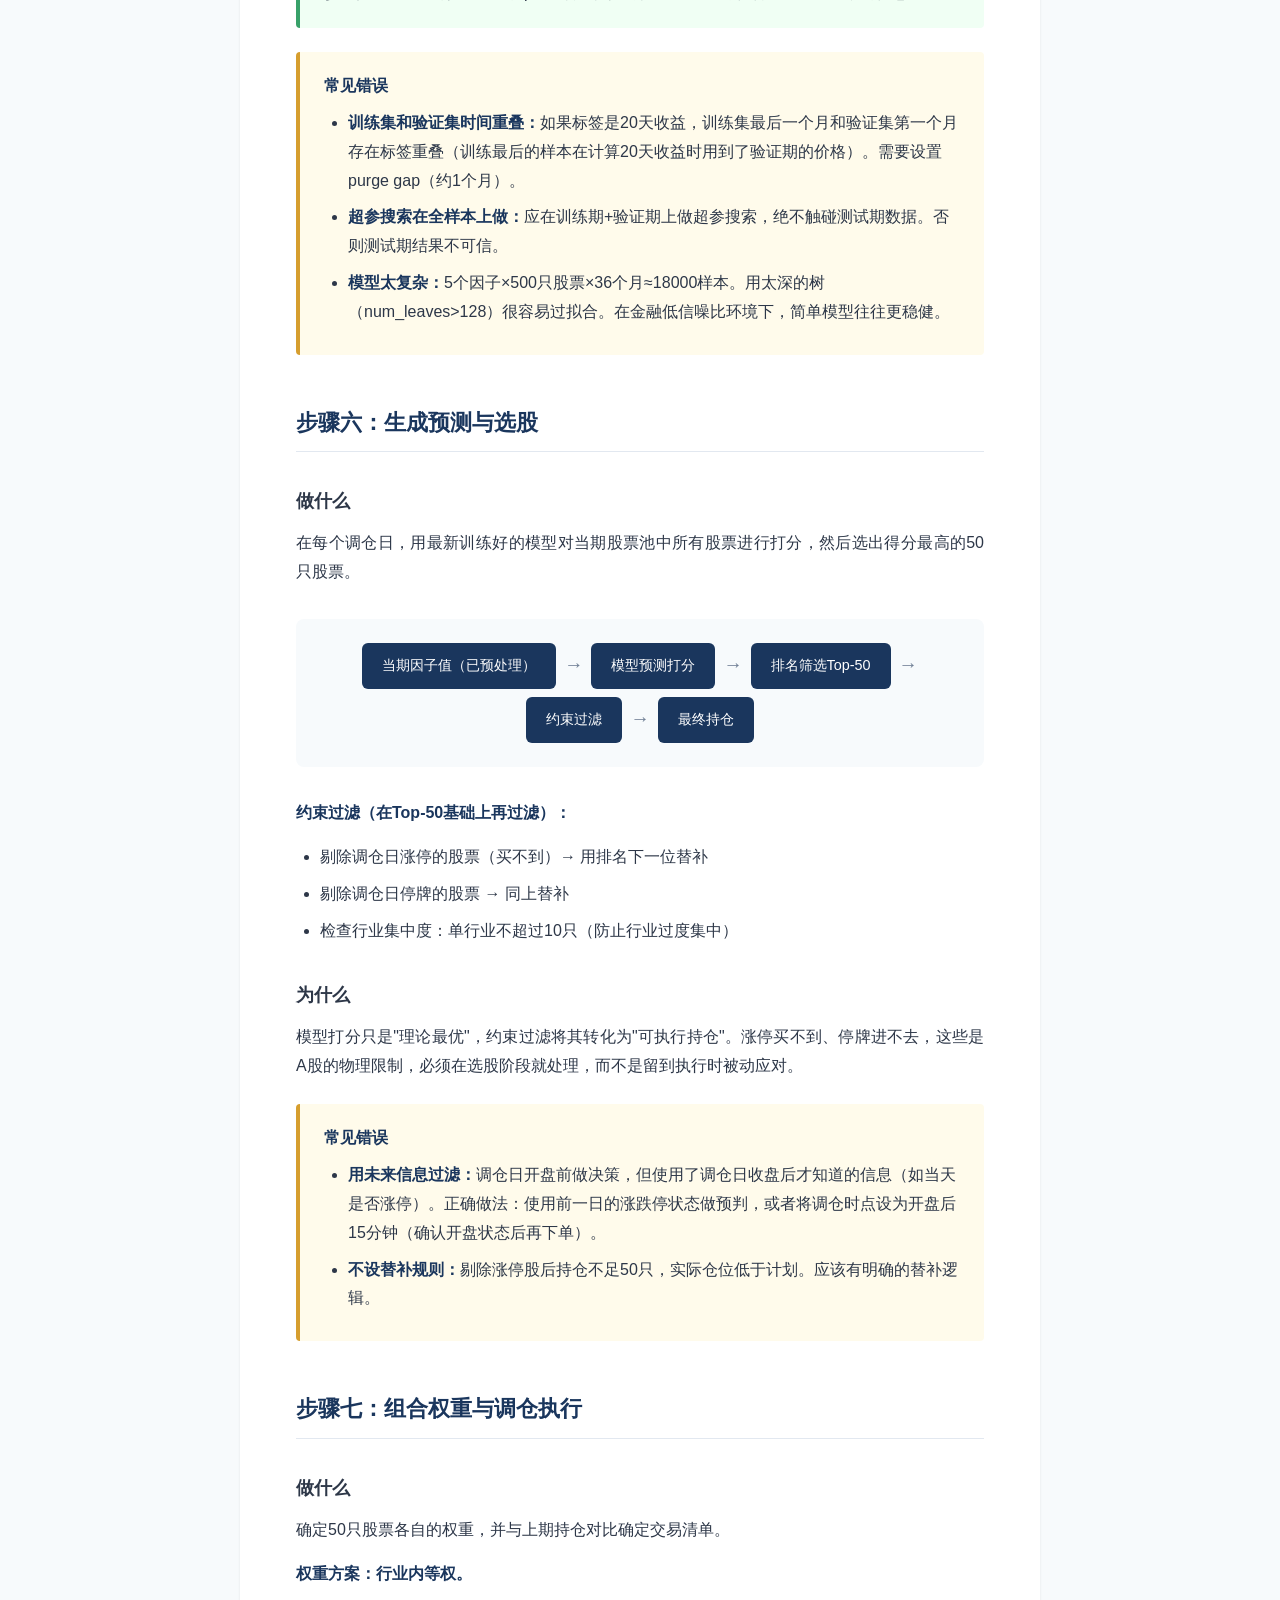
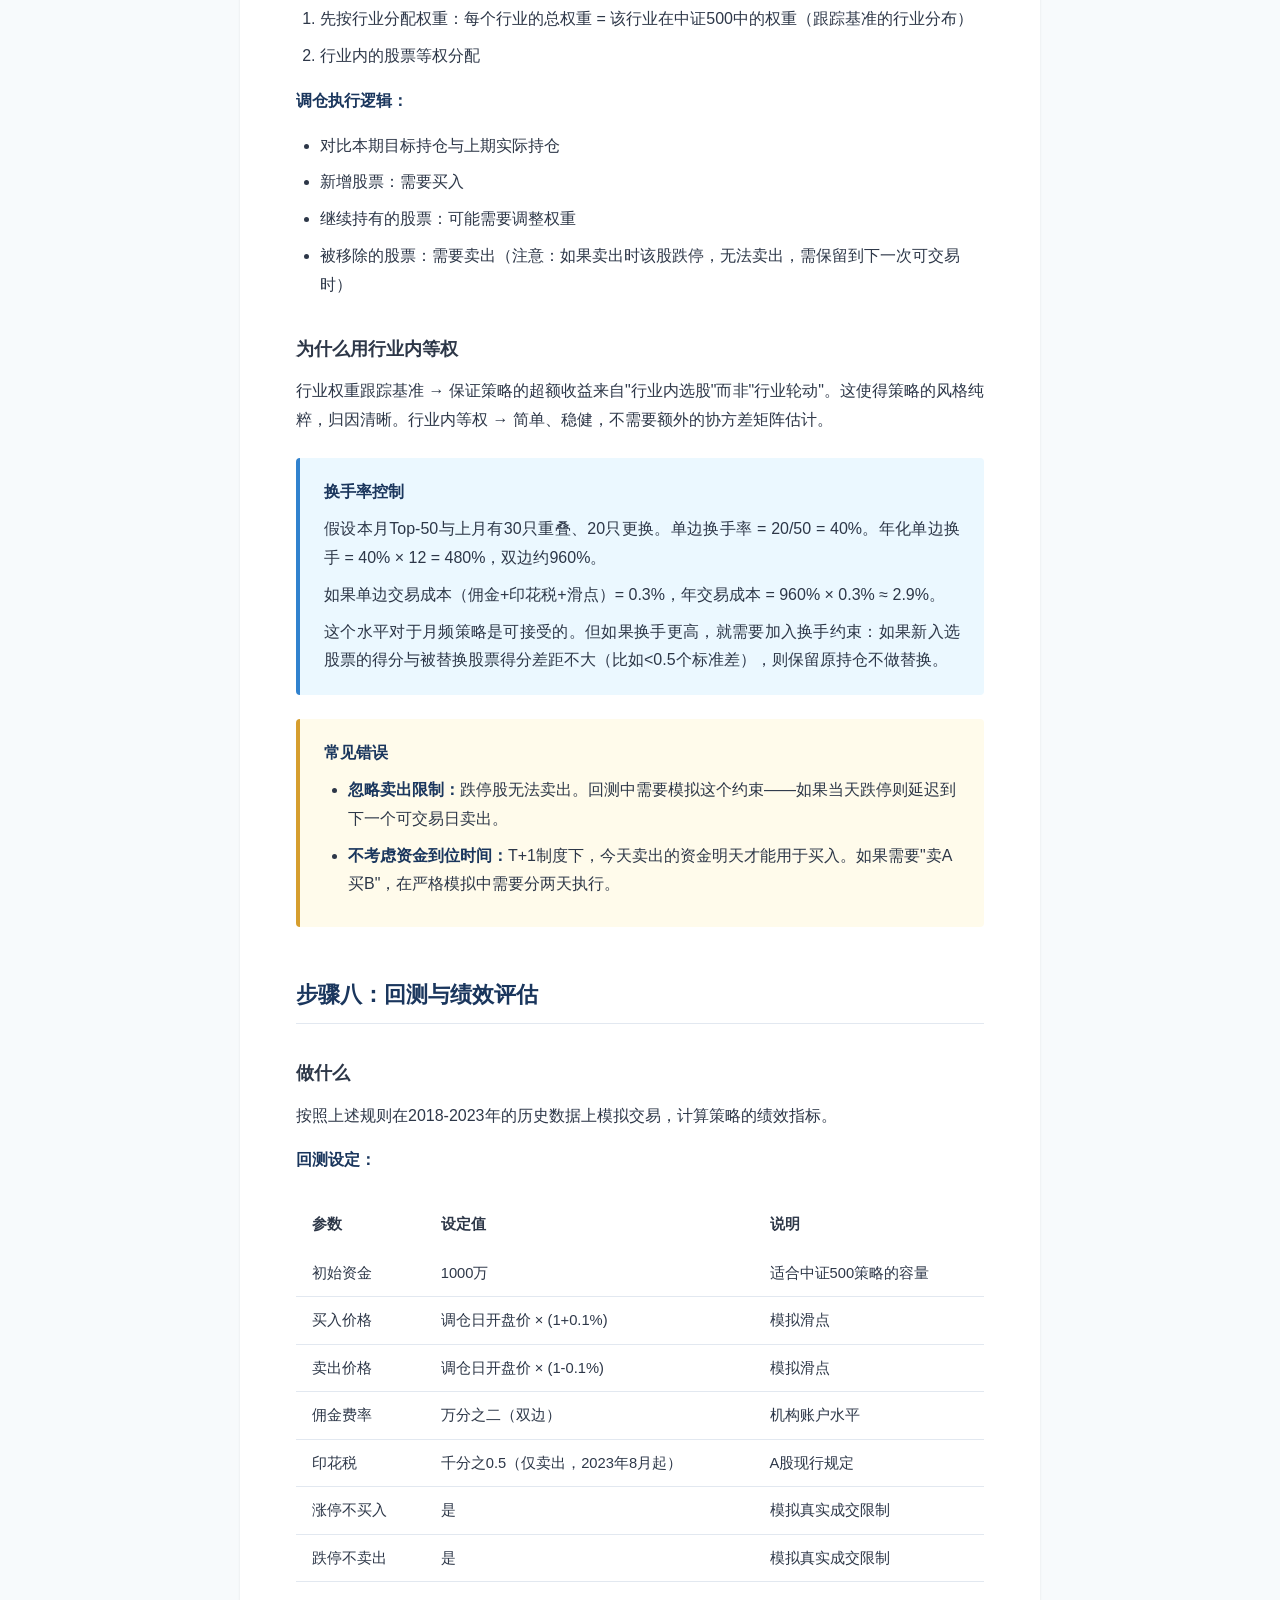
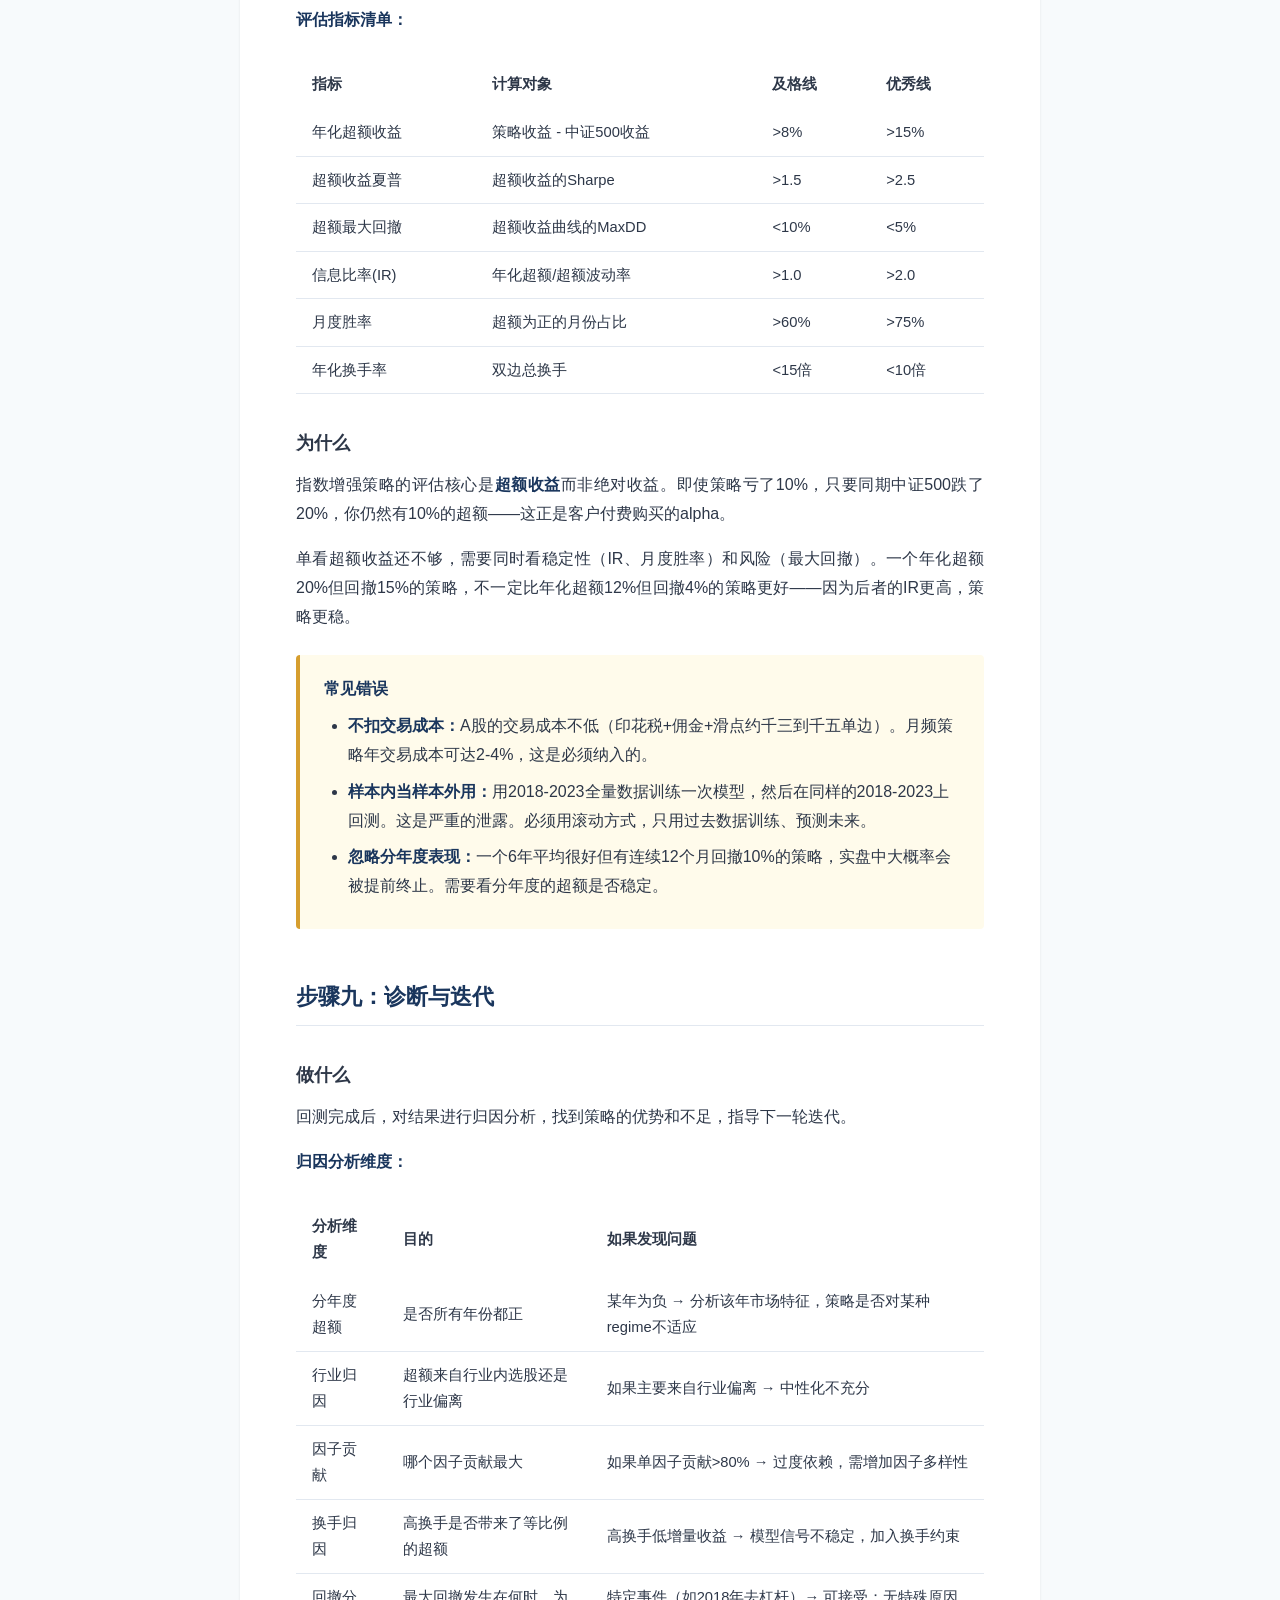
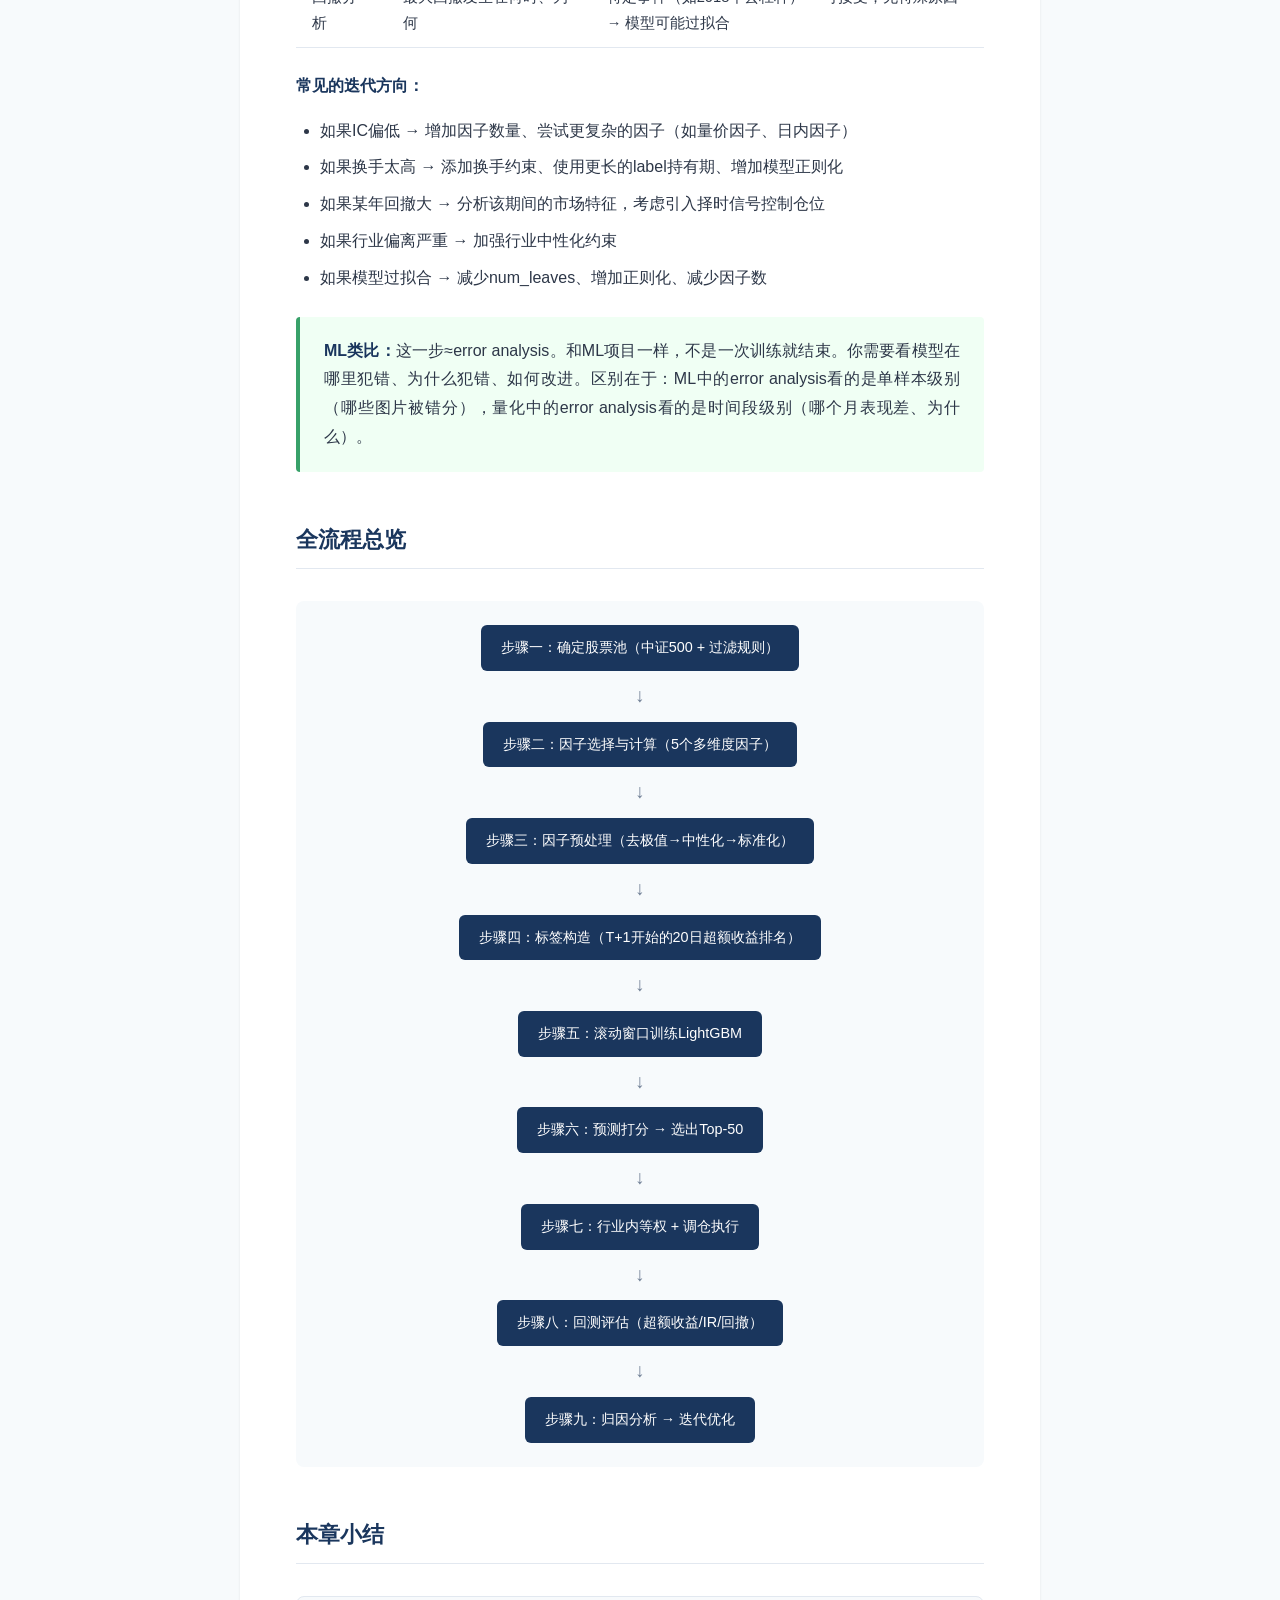
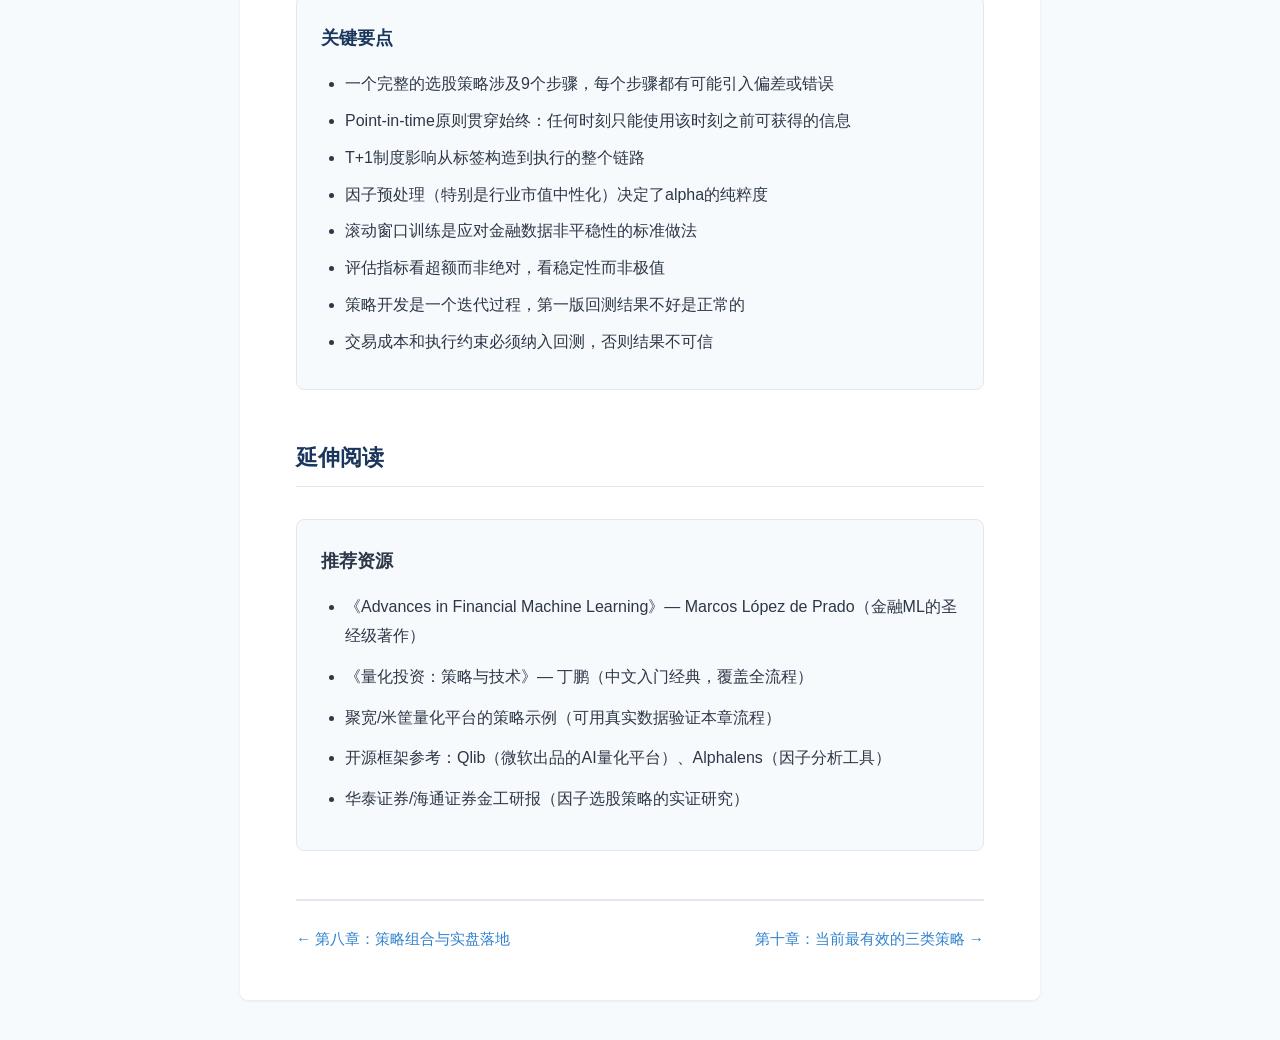
<file: ch09.html>
<!DOCTYPE html>
<html lang="zh-CN">
<head>
  <meta charset="UTF-8">
  <meta name="viewport" content="width=device-width, initial-scale=1.0">
  <title>第九章：实操案例——从零构建一个多因子选股策略</title>
  <link rel="stylesheet" href="css/style.css">
</head>
<body>
  <div class="container">
    <div class="chapter-header">
      <span class="chapter-number">第九章（实操篇）</span>
      <h1>从零构建一个多因子选股策略</h1>
      <p class="chapter-summary">用一个具体案例走完全流程——每一步说明做什么、为什么、以及容易踩的坑</p>
    </div>

    <h2>引言</h2>
    <p>前八章讲了"是什么"和"为什么"。这一章用一个具体案例串联所有知识点，回答"怎么做"。</p>
    <p>我们的目标是：构建一个月频调仓的中证500增强策略，使用ML模型从多个因子中选股，在A股日频数据上进行回测验证。这是量化私募最常见的策略类型之一。</p>
    <p>全流程分为9个步骤。每个步骤我们会说明：做什么、为什么这样做、常见错误是什么。</p>

    <div class="info-box">
      <p><strong>案例设定</strong></p>
      <ul>
        <li>策略类型：中证500指数增强（相对基准赚超额收益）</li>
        <li>选股范围：中证500成分股 + 过去一年曾为成分股的股票</li>
        <li>调仓频率：月度（每月第一个交易日）</li>
        <li>持仓数量：50只</li>
        <li>基准指数：中证500</li>
        <li>回测区间：2018-01 至 2023-12（6年）</li>
      </ul>
    </div>

    <h2>步骤一：确定股票池</h2>

    <h3>做什么</h3>
    <p>确定每个调仓日可供选择的股票范围。我们使用中证500成分股作为基础池，并加入过去12个月曾经是成分股但被调出的股票（避免频繁换仓的边界效应）。</p>
    <p>在此基础上，每个调仓日需要剔除以下股票：</p>
    <ul>
      <li>ST/*ST股票（经营异常，涨跌停幅度不同）</li>
      <li>上市不足60个交易日的新股（价格未稳定，数据不充分）</li>
      <li>调仓日停牌的股票（无法买入）</li>
      <li>调仓日涨停的股票（封板买不到）</li>
    </ul>

    <h3>为什么</h3>
    <p>股票池的设计直接决定了策略的可投资性。一个过大的池（如全A股）会引入大量小盘股和问题股，增加执行难度；一个过小的池（如沪深300）可能限制alpha空间。中证500是多数量化私募选择的标的——流动性尚可，alpha空间充足。</p>

    <div class="warning-box">
      <p><strong>常见错误</strong></p>
      <ul>
        <li><strong>成分股回溯偏差：</strong>使用当前日期的中证500成分去回溯历史。正确做法是使用每个历史时点的真实成分（Point-in-time成分数据）。</li>
        <li><strong>不剔除涨停股：</strong>回测中选入涨停股并假设买入成功。实际上涨停板买不到，这会严重高估策略收益。</li>
        <li><strong>忽略停牌：</strong>停牌股无法交易，如果入选后在持仓期内停牌，还需要考虑资金占用和复牌后的风险。</li>
      </ul>
    </div>

    <h2>步骤二：因子选择与计算</h2>

    <h3>做什么</h3>
    <p>选择一组候选因子，在每个调仓日的前一天收盘后计算各股票的因子值。我们选择5个经典因子覆盖不同维度：</p>

    <table>
      <tr>
        <th>因子名称</th>
        <th>维度</th>
        <th>计算方式</th>
        <th>逻辑</th>
      </tr>
      <tr>
        <td>20日动量</td>
        <td>动量</td>
        <td>过去20个交易日的收益率</td>
        <td>短期趋势延续</td>
      </tr>
      <tr>
        <td>EP（盈利收益率）</td>
        <td>价值</td>
        <td>TTM净利润 / 总市值</td>
        <td>低估值股票有更高期望收益</td>
      </tr>
      <tr>
        <td>ROE_TTM</td>
        <td>质量</td>
        <td>过去12个月净利润 / 平均净资产</td>
        <td>盈利能力强的公司更值得持有</td>
      </tr>
      <tr>
        <td>波动率</td>
        <td>低波动</td>
        <td>过去60日收益率的标准差</td>
        <td>低波动异象：低风险股票反而收益更高</td>
      </tr>
      <tr>
        <td>换手率均值</td>
        <td>流动性/情绪</td>
        <td>过去20日日均换手率</td>
        <td>高换手可能反映过度投机，未来收益偏低</td>
      </tr>
    </table>

    <h3>为什么选这5个</h3>
    <p>因子选择的核心原则是<strong>多维度覆盖、低相关性</strong>。5个因子分别来自动量、价值、质量、波动率、流动性五个不同维度，相互间相关性较低。这样即使某个因子暂时失效，其他因子仍能提供信息。</p>
    <p>这类似于ML中的特征选择——不是特征越多越好，而是要选择信息互补、低冗余的特征组合。</p>

    <div class="warning-box">
      <p><strong>常见错误</strong></p>
      <ul>
        <li><strong>Point-in-time违规：</strong>计算ROE时使用了尚未发布的财报数据。比如在2023年3月15日计算时，2022年年报可能要到4月才发布，此时只能用到2022年三季报。</li>
        <li><strong>复权问题：</strong>计算动量时未正确复权（应使用后复权价格计算收益率）。</li>
        <li><strong>因子方向不一致：</strong>有些因子是"越大越好"（EP、ROE），有些是"越小越好"（波动率、换手率）。在输入模型前需要统一方向。</li>
      </ul>
    </div>

    <h2>步骤三：因子预处理</h2>

    <h3>做什么</h3>
    <p>对原始因子值进行标准化处理，使其可以被模型有效使用。处理流程：</p>

    <div class="flowchart">
      <div class="flow-step">缺失值处理</div>
      <span class="flow-arrow">→</span>
      <div class="flow-step">极端值截断</div>
      <span class="flow-arrow">→</span>
      <div class="flow-step">行业市值中性化</div>
      <span class="flow-arrow">→</span>
      <div class="flow-step">标准化</div>
    </div>

    <p><strong>缺失值处理：</strong>缺失值用行业中位数填充（而非全市场均值，因为不同行业的因子分布不同）。如果某只股票缺失因子超过2个，直接从候选池中剔除。</p>

    <p><strong>极端值截断（Winsorize）：</strong>将超过±3倍标准差的值截断到边界。金融数据有肥尾分布，极端值会扭曲标准化后的分布。</p>

    <p><strong>行业市值中性化：</strong>对每个因子做截面回归——将因子值对行业哑变量和对数市值做回归，取残差作为中性化后的因子。目的：去除因子中的行业和市值成分，使因子反映纯粹的alpha信息。</p>

    <p><strong>标准化（Z-Score）：</strong>减去截面均值，除以截面标准差。使不同因子的量纲统一，方便模型处理。</p>

    <h3>为什么</h3>
    <p>中性化是最关键的一步。如果跳过行业中性化，你的"价值因子"可能只是在告诉你"银行股PE低"——这不是alpha，这是行业特征。中性化后的因子才能回答："在同行业、同市值的公司中，谁被低估了？"</p>

    <div class="ml-bridge">
      <p><strong>ML类比：</strong>行业市值中性化≈去除confounding variable。就像在做因果推断时控制混杂变量一样，你希望因子的预测力来自真正的选股信号，而非行业或规模的代理。标准化≈feature scaling，确保不同尺度的特征被模型平等对待。</p>
    </div>

    <div class="warning-box">
      <p><strong>常见错误</strong></p>
      <ul>
        <li><strong>用全样本做标准化：</strong>用整个回测期（2018-2023）的统计量做Z-Score。这引入了未来信息。正确做法：每个截面（每个月）独立计算均值和标准差。</li>
        <li><strong>先标准化后中性化：</strong>顺序错了。应该先中性化再标准化，否则中性化的回归系数受极端值影响。</li>
      </ul>
    </div>

    <h2>步骤四：标签构造</h2>

    <h3>做什么</h3>
    <p>为每个调仓日的每只股票构造标签。我们使用<strong>未来20个交易日的市场超额收益的截面排名分位数</strong>作为标签。</p>
    <p>具体计算：</p>
    <ol>
      <li>计算每只股票从T+1日开盘到T+20日收盘的收益率</li>
      <li>减去同期中证500指数的收益率，得到超额收益</li>
      <li>在当期所有股票中排名，转为0-1的分位数（0=最差，1=最好）</li>
    </ol>

    <h3>为什么</h3>
    <p><strong>为什么用T+1开盘而非T日收盘：</strong>T日收盘时产生信号，T+1才能下单买入。如果从T日收盘开始算收益，相当于假设你在产生信号的瞬间就能买入——这在T+1制度下不可能。</p>
    <p><strong>为什么用超额收益：</strong>我们关心的是选股能力（alpha），不是对大盘方向的判断（beta）。减去指数收益后，标签只反映"谁比平均水平好"。</p>
    <p><strong>为什么转为排名分位数：</strong>原始收益率分布有肥尾和偏态（少数股票涨停贡献极端值）。排名分位数将标签转为均匀分布，消除异常值影响，模型训练更稳定。</p>

    <div class="warning-box">
      <p><strong>常见错误</strong></p>
      <ul>
        <li><strong>标签泄露：</strong>标签中包含了调仓日当天的信息（如用T日收盘价作为买入价）。</li>
        <li><strong>持有期与调仓频率不匹配：</strong>如果月度调仓但标签只看5天收益，那标签覆盖期和实际持有期不一致，模型优化的目标和实际表现会脱节。</li>
        <li><strong>停牌股的标签：</strong>停牌期间无真实价格，如果简单用停牌前价格填充，会产生虚假的0收益。应标记为缺失值并剔除。</li>
      </ul>
    </div>

    <h2>步骤五：训练集构造与模型训练</h2>

    <h3>做什么</h3>
    <p>使用滚动窗口方式构造训练集，训练一个LightGBM模型。</p>

    <div class="info-box">
      <p><strong>滚动窗口设定</strong></p>
      <ul>
        <li>训练窗口：过去36个月的数据（约36×500=18000个样本）</li>
        <li>验证窗口：训练窗口之后的6个月（用于early stopping和参数选择）</li>
        <li>预测目标：验证窗口之后的1个月（真正的样本外）</li>
        <li>窗口滑动：每月重新训练一次（每次向前滑动1个月）</li>
      </ul>
    </div>

    <p><strong>训练数据格式：</strong>每一行是一个"股票×月"的样本。特征是5个预处理后的因子值，标签是未来20日超额收益排名分位数。</p>

    <p><strong>模型选择（LightGBM）的原因：</strong></p>
    <ul>
      <li>天然处理截面数据（表格数据是树模型的优势领域）</li>
      <li>对特征尺度不敏感（虽然我们已经做了标准化）</li>
      <li>能捕捉非线性和交互效应</li>
      <li>训练速度快，适合每月重训</li>
      <li>不容易像神经网络那样严重过拟合小样本</li>
    </ul>

    <p><strong>关键超参数方向：</strong></p>
    <table>
      <tr>
        <th>参数</th>
        <th>建议范围</th>
        <th>考量</th>
      </tr>
      <tr>
        <td>num_leaves</td>
        <td>16-64</td>
        <td>过大容易过拟合截面数据</td>
      </tr>
      <tr>
        <td>learning_rate</td>
        <td>0.01-0.05</td>
        <td>较低的学习率配合更多的树</td>
      </tr>
      <tr>
        <td>n_estimators</td>
        <td>200-1000</td>
        <td>配合early stopping自动确定</td>
      </tr>
      <tr>
        <td>subsample</td>
        <td>0.7-0.9</td>
        <td>行采样，降低过拟合</td>
      </tr>
      <tr>
        <td>reg_lambda</td>
        <td>1-10</td>
        <td>L2正则化，控制复杂度</td>
      </tr>
    </table>

    <h3>为什么</h3>
    <p><strong>为什么用滚动窗口而不是全样本训练：</strong>金融市场是非平稳的。2015年牛市的规律不一定适用于2022年的熊市。滚动窗口确保模型只使用"近期"数据，能自适应市场变化。36个月是平衡样本量和时效性的常见选择。</p>
    <p><strong>为什么每月重训：</strong>因子的有效性会随时间变化（regime change）。月度重训让模型持续更新对当前市场状态的理解。但也不能太频繁——每日重训的样本变化极小，增加的计算成本无意义。</p>

    <div class="ml-bridge">
      <p><strong>ML类比：</strong>滚动窗口训练≈online learning的一种变体。你不是用一个固定模型预测所有未来，而是持续用最新数据更新模型。验证窗口的作用≈validation set用于early stopping和超参选择。关键区别：这里的split必须严格按时间——不能有任何"未来→过去"的信息流。</p>
    </div>

    <div class="warning-box">
      <p><strong>常见错误</strong></p>
      <ul>
        <li><strong>训练集和验证集时间重叠：</strong>如果标签是20天收益，训练集最后一个月和验证集第一个月存在标签重叠（训练最后的样本在计算20天收益时用到了验证期的价格）。需要设置purge gap（约1个月）。</li>
        <li><strong>超参搜索在全样本上做：</strong>应在训练期+验证期上做超参搜索，绝不触碰测试期数据。否则测试期结果不可信。</li>
        <li><strong>模型太复杂：</strong>5个因子×500只股票×36个月≈18000样本。用太深的树（num_leaves>128）很容易过拟合。在金融低信噪比环境下，简单模型往往更稳健。</li>
      </ul>
    </div>

    <h2>步骤六：生成预测与选股</h2>

    <h3>做什么</h3>
    <p>在每个调仓日，用最新训练好的模型对当期股票池中所有股票进行打分，然后选出得分最高的50只股票。</p>

    <div class="flowchart">
      <div class="flow-step">当期因子值（已预处理）</div>
      <span class="flow-arrow">→</span>
      <div class="flow-step">模型预测打分</div>
      <span class="flow-arrow">→</span>
      <div class="flow-step">排名筛选Top-50</div>
      <span class="flow-arrow">→</span>
      <div class="flow-step">约束过滤</div>
      <span class="flow-arrow">→</span>
      <div class="flow-step">最终持仓</div>
    </div>

    <p><strong>约束过滤（在Top-50基础上再过滤）：</strong></p>
    <ul>
      <li>剔除调仓日涨停的股票（买不到）→ 用排名下一位替补</li>
      <li>剔除调仓日停牌的股票 → 同上替补</li>
      <li>检查行业集中度：单行业不超过10只（防止行业过度集中）</li>
    </ul>

    <h3>为什么</h3>
    <p>模型打分只是"理论最优"，约束过滤将其转化为"可执行持仓"。涨停买不到、停牌进不去，这些是A股的物理限制，必须在选股阶段就处理，而不是留到执行时被动应对。</p>

    <div class="warning-box">
      <p><strong>常见错误</strong></p>
      <ul>
        <li><strong>用未来信息过滤：</strong>调仓日开盘前做决策，但使用了调仓日收盘后才知道的信息（如当天是否涨停）。正确做法：使用前一日的涨跌停状态做预判，或者将调仓时点设为开盘后15分钟（确认开盘状态后再下单）。</li>
        <li><strong>不设替补规则：</strong>剔除涨停股后持仓不足50只，实际仓位低于计划。应该有明确的替补逻辑。</li>
      </ul>
    </div>

    <h2>步骤七：组合权重与调仓执行</h2>

    <h3>做什么</h3>
    <p>确定50只股票各自的权重，并与上期持仓对比确定交易清单。</p>

    <p><strong>权重方案：行业内等权。</strong></p>
    <ol>
      <li>先按行业分配权重：每个行业的总权重 = 该行业在中证500中的权重（跟踪基准的行业分布）</li>
      <li>行业内的股票等权分配</li>
    </ol>

    <p><strong>调仓执行逻辑：</strong></p>
    <ul>
      <li>对比本期目标持仓与上期实际持仓</li>
      <li>新增股票：需要买入</li>
      <li>继续持有的股票：可能需要调整权重</li>
      <li>被移除的股票：需要卖出（注意：如果卖出时该股跌停，无法卖出，需保留到下一次可交易时）</li>
    </ul>

    <h3>为什么用行业内等权</h3>
    <p>行业权重跟踪基准 → 保证策略的超额收益来自"行业内选股"而非"行业轮动"。这使得策略的风格纯粹，归因清晰。行业内等权 → 简单、稳健，不需要额外的协方差矩阵估计。</p>

    <div class="info-box">
      <p><strong>换手率控制</strong></p>
      <p>假设本月Top-50与上月有30只重叠、20只更换。单边换手率 = 20/50 = 40%。年化单边换手 = 40% × 12 = 480%，双边约960%。</p>
      <p>如果单边交易成本（佣金+印花税+滑点）= 0.3%，年交易成本 = 960% × 0.3% ≈ 2.9%。</p>
      <p>这个水平对于月频策略是可接受的。但如果换手更高，就需要加入换手约束：如果新入选股票的得分与被替换股票得分差距不大（比如<0.5个标准差），则保留原持仓不做替换。</p>
    </div>

    <div class="warning-box">
      <p><strong>常见错误</strong></p>
      <ul>
        <li><strong>忽略卖出限制：</strong>跌停股无法卖出。回测中需要模拟这个约束——如果当天跌停则延迟到下一个可交易日卖出。</li>
        <li><strong>不考虑资金到位时间：</strong>T+1制度下，今天卖出的资金明天才能用于买入。如果需要"卖A买B"，在严格模拟中需要分两天执行。</li>
      </ul>
    </div>

    <h2>步骤八：回测与绩效评估</h2>

    <h3>做什么</h3>
    <p>按照上述规则在2018-2023年的历史数据上模拟交易，计算策略的绩效指标。</p>

    <p><strong>回测设定：</strong></p>
    <table>
      <tr>
        <th>参数</th>
        <th>设定值</th>
        <th>说明</th>
      </tr>
      <tr>
        <td>初始资金</td>
        <td>1000万</td>
        <td>适合中证500策略的容量</td>
      </tr>
      <tr>
        <td>买入价格</td>
        <td>调仓日开盘价 × (1+0.1%)</td>
        <td>模拟滑点</td>
      </tr>
      <tr>
        <td>卖出价格</td>
        <td>调仓日开盘价 × (1-0.1%)</td>
        <td>模拟滑点</td>
      </tr>
      <tr>
        <td>佣金费率</td>
        <td>万分之二（双边）</td>
        <td>机构账户水平</td>
      </tr>
      <tr>
        <td>印花税</td>
        <td>千分之0.5（仅卖出，2023年8月起）</td>
        <td>A股现行规定</td>
      </tr>
      <tr>
        <td>涨停不买入</td>
        <td>是</td>
        <td>模拟真实成交限制</td>
      </tr>
      <tr>
        <td>跌停不卖出</td>
        <td>是</td>
        <td>模拟真实成交限制</td>
      </tr>
    </table>

    <p><strong>评估指标清单：</strong></p>
    <table>
      <tr>
        <th>指标</th>
        <th>计算对象</th>
        <th>及格线</th>
        <th>优秀线</th>
      </tr>
      <tr>
        <td>年化超额收益</td>
        <td>策略收益 - 中证500收益</td>
        <td>&gt;8%</td>
        <td>&gt;15%</td>
      </tr>
      <tr>
        <td>超额收益夏普</td>
        <td>超额收益的Sharpe</td>
        <td>&gt;1.5</td>
        <td>&gt;2.5</td>
      </tr>
      <tr>
        <td>超额最大回撤</td>
        <td>超额收益曲线的MaxDD</td>
        <td>&lt;10%</td>
        <td>&lt;5%</td>
      </tr>
      <tr>
        <td>信息比率(IR)</td>
        <td>年化超额/超额波动率</td>
        <td>&gt;1.0</td>
        <td>&gt;2.0</td>
      </tr>
      <tr>
        <td>月度胜率</td>
        <td>超额为正的月份占比</td>
        <td>&gt;60%</td>
        <td>&gt;75%</td>
      </tr>
      <tr>
        <td>年化换手率</td>
        <td>双边总换手</td>
        <td>&lt;15倍</td>
        <td>&lt;10倍</td>
      </tr>
    </table>

    <h3>为什么</h3>
    <p>指数增强策略的评估核心是<strong>超额收益</strong>而非绝对收益。即使策略亏了10%，只要同期中证500跌了20%，你仍然有10%的超额——这正是客户付费购买的alpha。</p>
    <p>单看超额收益还不够，需要同时看稳定性（IR、月度胜率）和风险（最大回撤）。一个年化超额20%但回撤15%的策略，不一定比年化超额12%但回撤4%的策略更好——因为后者的IR更高，策略更稳。</p>

    <div class="warning-box">
      <p><strong>常见错误</strong></p>
      <ul>
        <li><strong>不扣交易成本：</strong>A股的交易成本不低（印花税+佣金+滑点约千三到千五单边）。月频策略年交易成本可达2-4%，这是必须纳入的。</li>
        <li><strong>样本内当样本外用：</strong>用2018-2023全量数据训练一次模型，然后在同样的2018-2023上回测。这是严重的泄露。必须用滚动方式，只用过去数据训练、预测未来。</li>
        <li><strong>忽略分年度表现：</strong>一个6年平均很好但有连续12个月回撤10%的策略，实盘中大概率会被提前终止。需要看分年度的超额是否稳定。</li>
      </ul>
    </div>

    <h2>步骤九：诊断与迭代</h2>

    <h3>做什么</h3>
    <p>回测完成后，对结果进行归因分析，找到策略的优势和不足，指导下一轮迭代。</p>

    <p><strong>归因分析维度：</strong></p>

    <table>
      <tr>
        <th>分析维度</th>
        <th>目的</th>
        <th>如果发现问题</th>
      </tr>
      <tr>
        <td>分年度超额</td>
        <td>是否所有年份都正</td>
        <td>某年为负 → 分析该年市场特征，策略是否对某种regime不适应</td>
      </tr>
      <tr>
        <td>行业归因</td>
        <td>超额来自行业内选股还是行业偏离</td>
        <td>如果主要来自行业偏离 → 中性化不充分</td>
      </tr>
      <tr>
        <td>因子贡献</td>
        <td>哪个因子贡献最大</td>
        <td>如果单因子贡献>80% → 过度依赖，需增加因子多样性</td>
      </tr>
      <tr>
        <td>换手归因</td>
        <td>高换手是否带来了等比例的超额</td>
        <td>高换手低增量收益 → 模型信号不稳定，加入换手约束</td>
      </tr>
      <tr>
        <td>回撤分析</td>
        <td>最大回撤发生在何时、为何</td>
        <td>特定事件（如2018年去杠杆）→ 可接受；无特殊原因 → 模型可能过拟合</td>
      </tr>
    </table>

    <p><strong>常见的迭代方向：</strong></p>
    <ul>
      <li>如果IC偏低 → 增加因子数量、尝试更复杂的因子（如量价因子、日内因子）</li>
      <li>如果换手太高 → 添加换手约束、使用更长的label持有期、增加模型正则化</li>
      <li>如果某年回撤大 → 分析该期间的市场特征，考虑引入择时信号控制仓位</li>
      <li>如果行业偏离严重 → 加强行业中性化约束</li>
      <li>如果模型过拟合 → 减少num_leaves、增加正则化、减少因子数</li>
    </ul>

    <div class="ml-bridge">
      <p><strong>ML类比：</strong>这一步≈error analysis。和ML项目一样，不是一次训练就结束。你需要看模型在哪里犯错、为什么犯错、如何改进。区别在于：ML中的error analysis看的是单样本级别（哪些图片被错分），量化中的error analysis看的是时间段级别（哪个月表现差、为什么）。</p>
    </div>

    <h2>全流程总览</h2>

    <div class="flowchart-vertical">
      <div class="flow-step">步骤一：确定股票池（中证500 + 过滤规则）</div>
      <span class="flow-arrow-down">↓</span>
      <div class="flow-step">步骤二：因子选择与计算（5个多维度因子）</div>
      <span class="flow-arrow-down">↓</span>
      <div class="flow-step">步骤三：因子预处理（去极值→中性化→标准化）</div>
      <span class="flow-arrow-down">↓</span>
      <div class="flow-step">步骤四：标签构造（T+1开始的20日超额收益排名）</div>
      <span class="flow-arrow-down">↓</span>
      <div class="flow-step">步骤五：滚动窗口训练LightGBM</div>
      <span class="flow-arrow-down">↓</span>
      <div class="flow-step">步骤六：预测打分 → 选出Top-50</div>
      <span class="flow-arrow-down">↓</span>
      <div class="flow-step">步骤七：行业内等权 + 调仓执行</div>
      <span class="flow-arrow-down">↓</span>
      <div class="flow-step">步骤八：回测评估（超额收益/IR/回撤）</div>
      <span class="flow-arrow-down">↓</span>
      <div class="flow-step">步骤九：归因分析 → 迭代优化</div>
    </div>

    <h2>本章小结</h2>

    <div class="summary-box">
      <h3>关键要点</h3>
      <ul>
        <li>一个完整的选股策略涉及9个步骤，每个步骤都有可能引入偏差或错误</li>
        <li>Point-in-time原则贯穿始终：任何时刻只能使用该时刻之前可获得的信息</li>
        <li>T+1制度影响从标签构造到执行的整个链路</li>
        <li>因子预处理（特别是行业市值中性化）决定了alpha的纯粹度</li>
        <li>滚动窗口训练是应对金融数据非平稳性的标准做法</li>
        <li>评估指标看超额而非绝对，看稳定性而非极值</li>
        <li>策略开发是一个迭代过程，第一版回测结果不好是正常的</li>
        <li>交易成本和执行约束必须纳入回测，否则结果不可信</li>
      </ul>
    </div>

    <h2>延伸阅读</h2>

    <div class="reading-list">
      <h3>推荐资源</h3>
      <ul>
        <li>《Advances in Financial Machine Learning》— Marcos López de Prado（金融ML的圣经级著作）</li>
        <li>《量化投资：策略与技术》— 丁鹏（中文入门经典，覆盖全流程）</li>
        <li>聚宽/米筐量化平台的策略示例（可用真实数据验证本章流程）</li>
        <li>开源框架参考：Qlib（微软出品的AI量化平台）、Alphalens（因子分析工具）</li>
        <li>华泰证券/海通证券金工研报（因子选股策略的实证研究）</li>
      </ul>
    </div>

    <nav class="chapter-nav">
      <a href="ch08.html">← 第八章：策略组合与实盘落地</a>
      <a href="ch10.html">第十章：当前最有效的三类策略 →</a>
    </nav>
  </div>
</body>
</html>
</file>
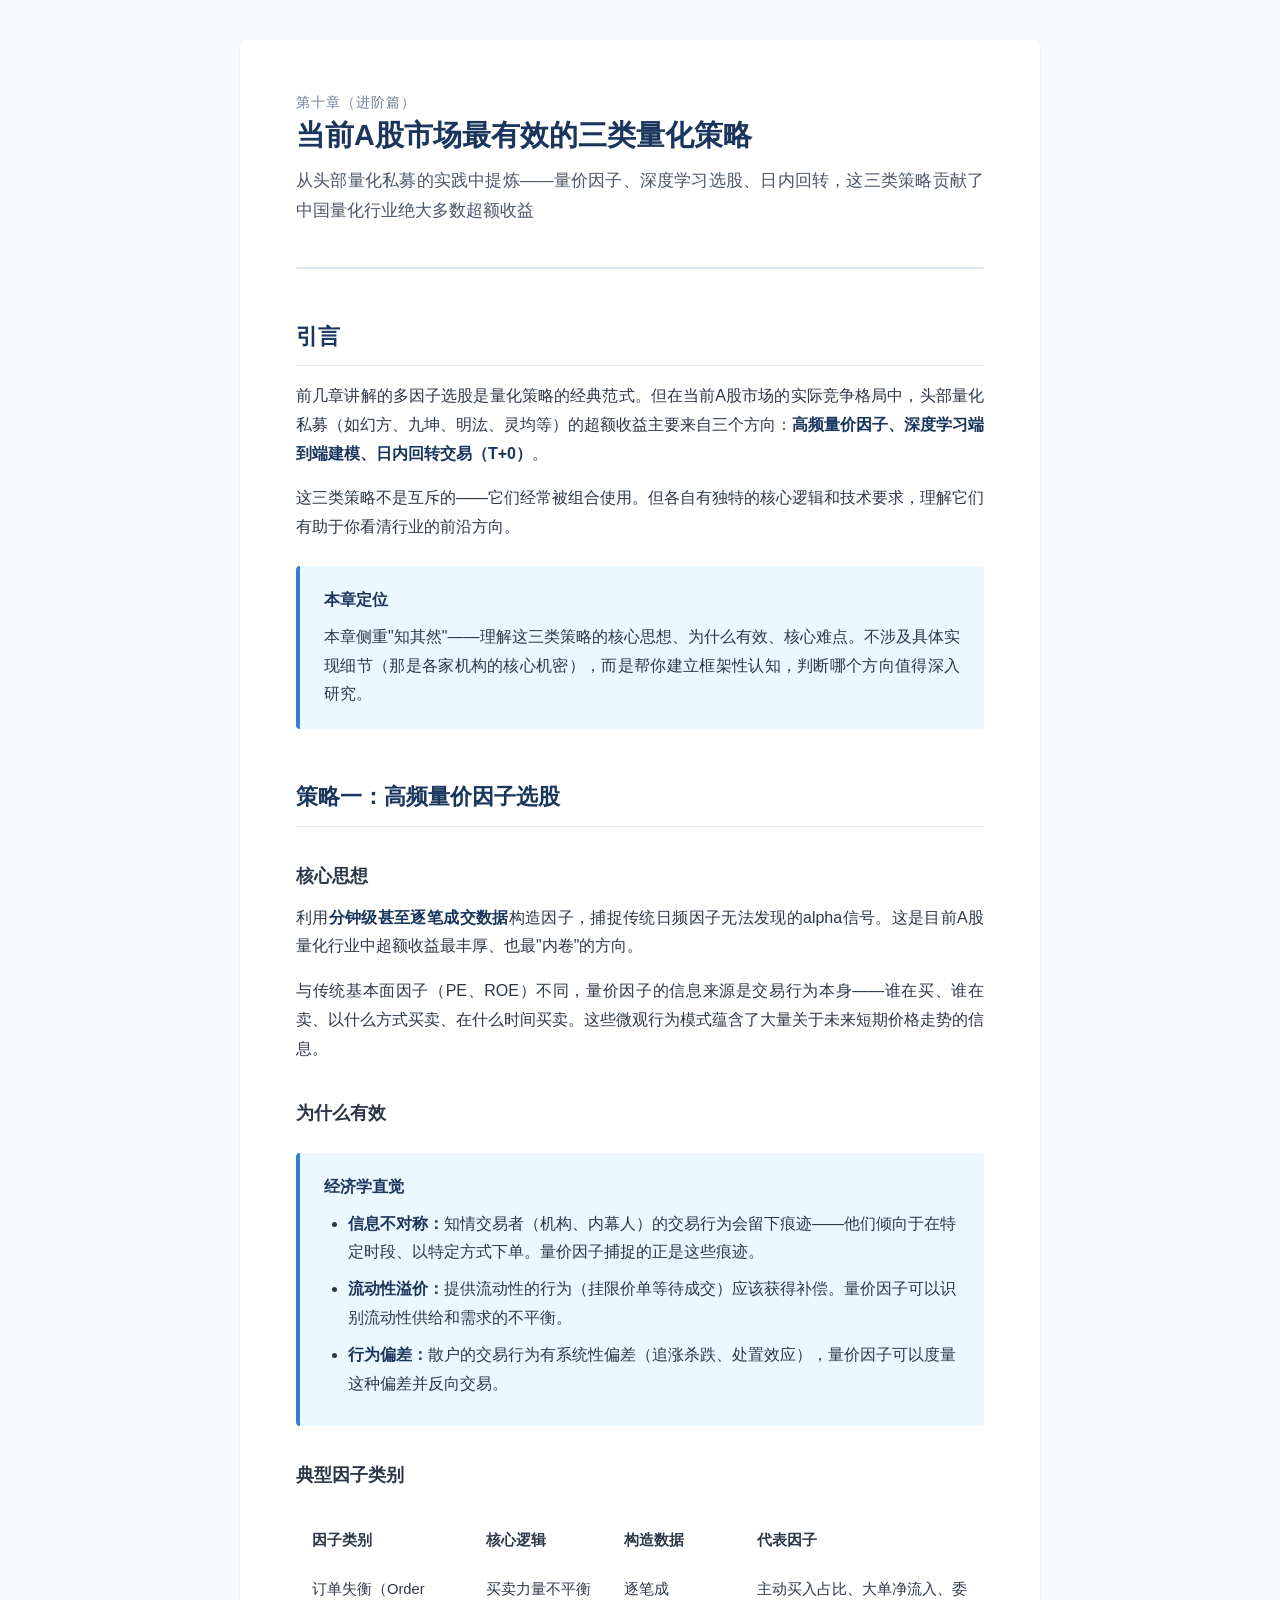
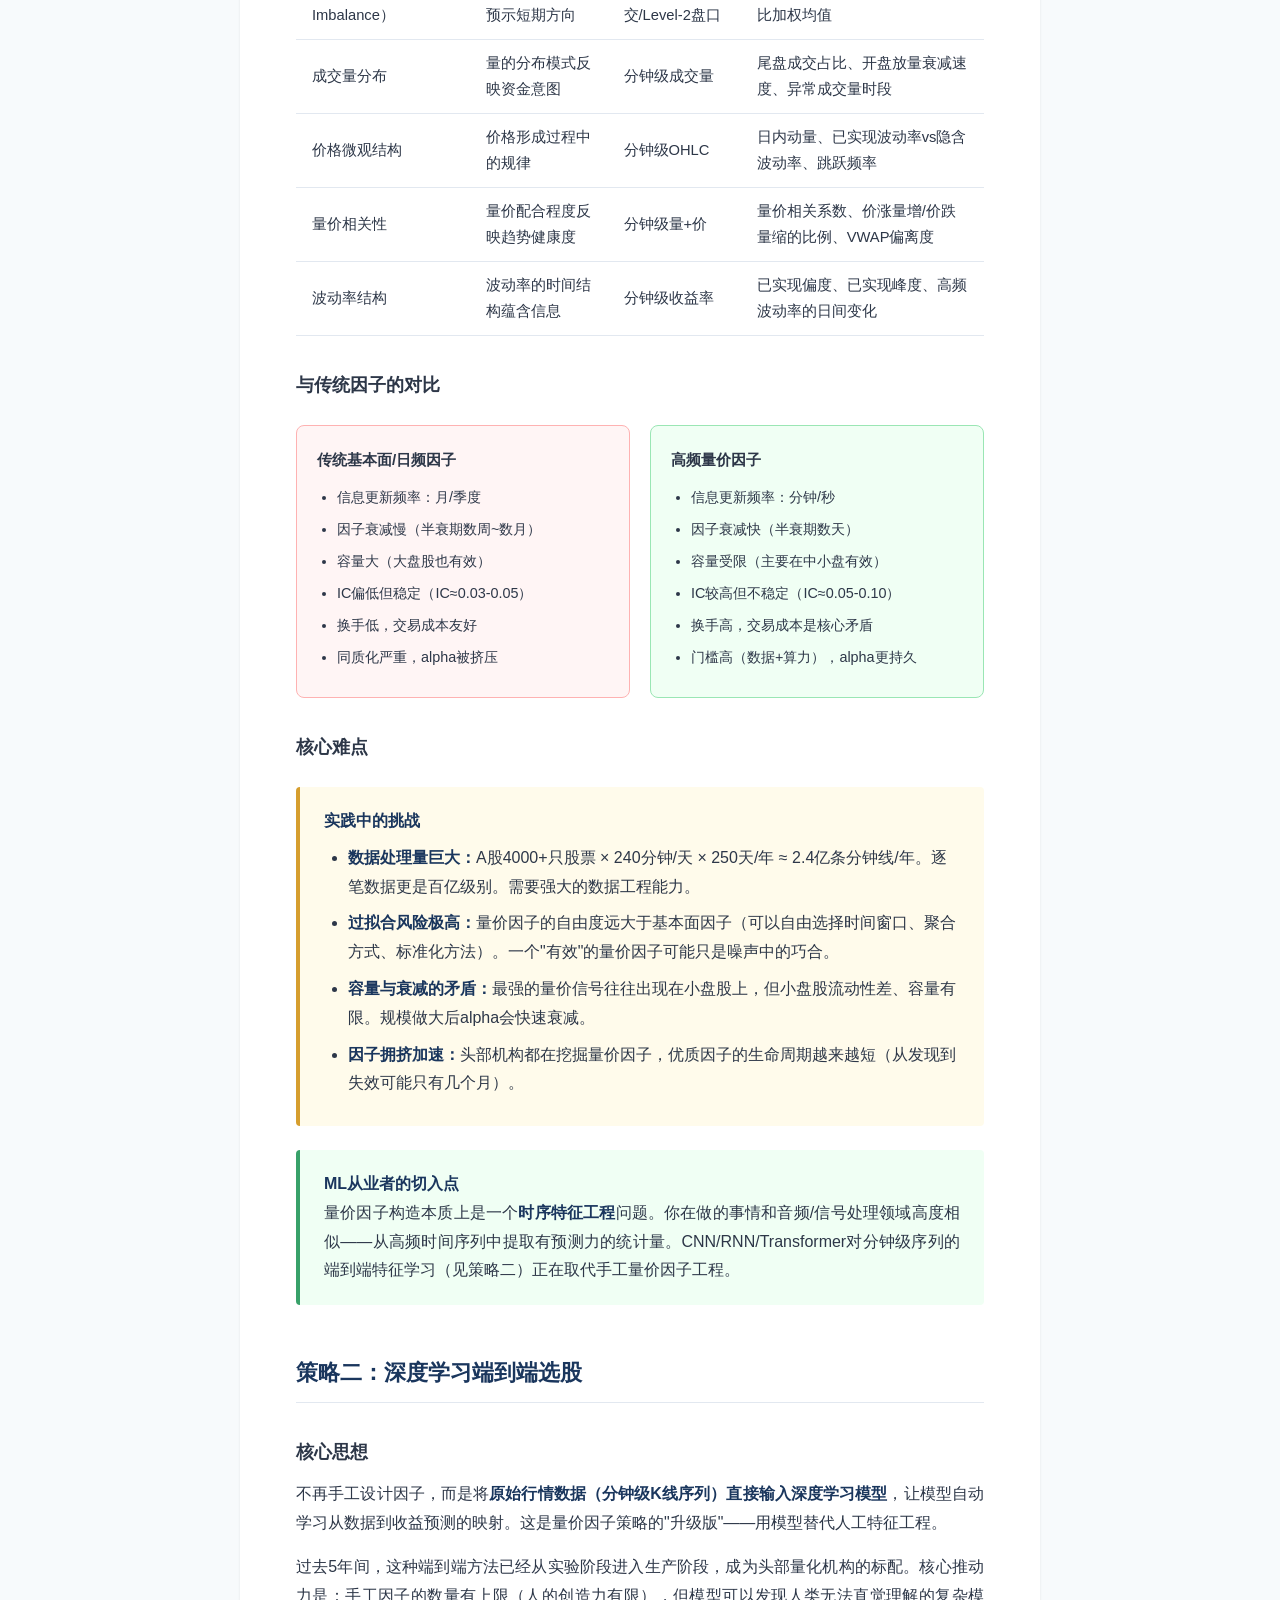
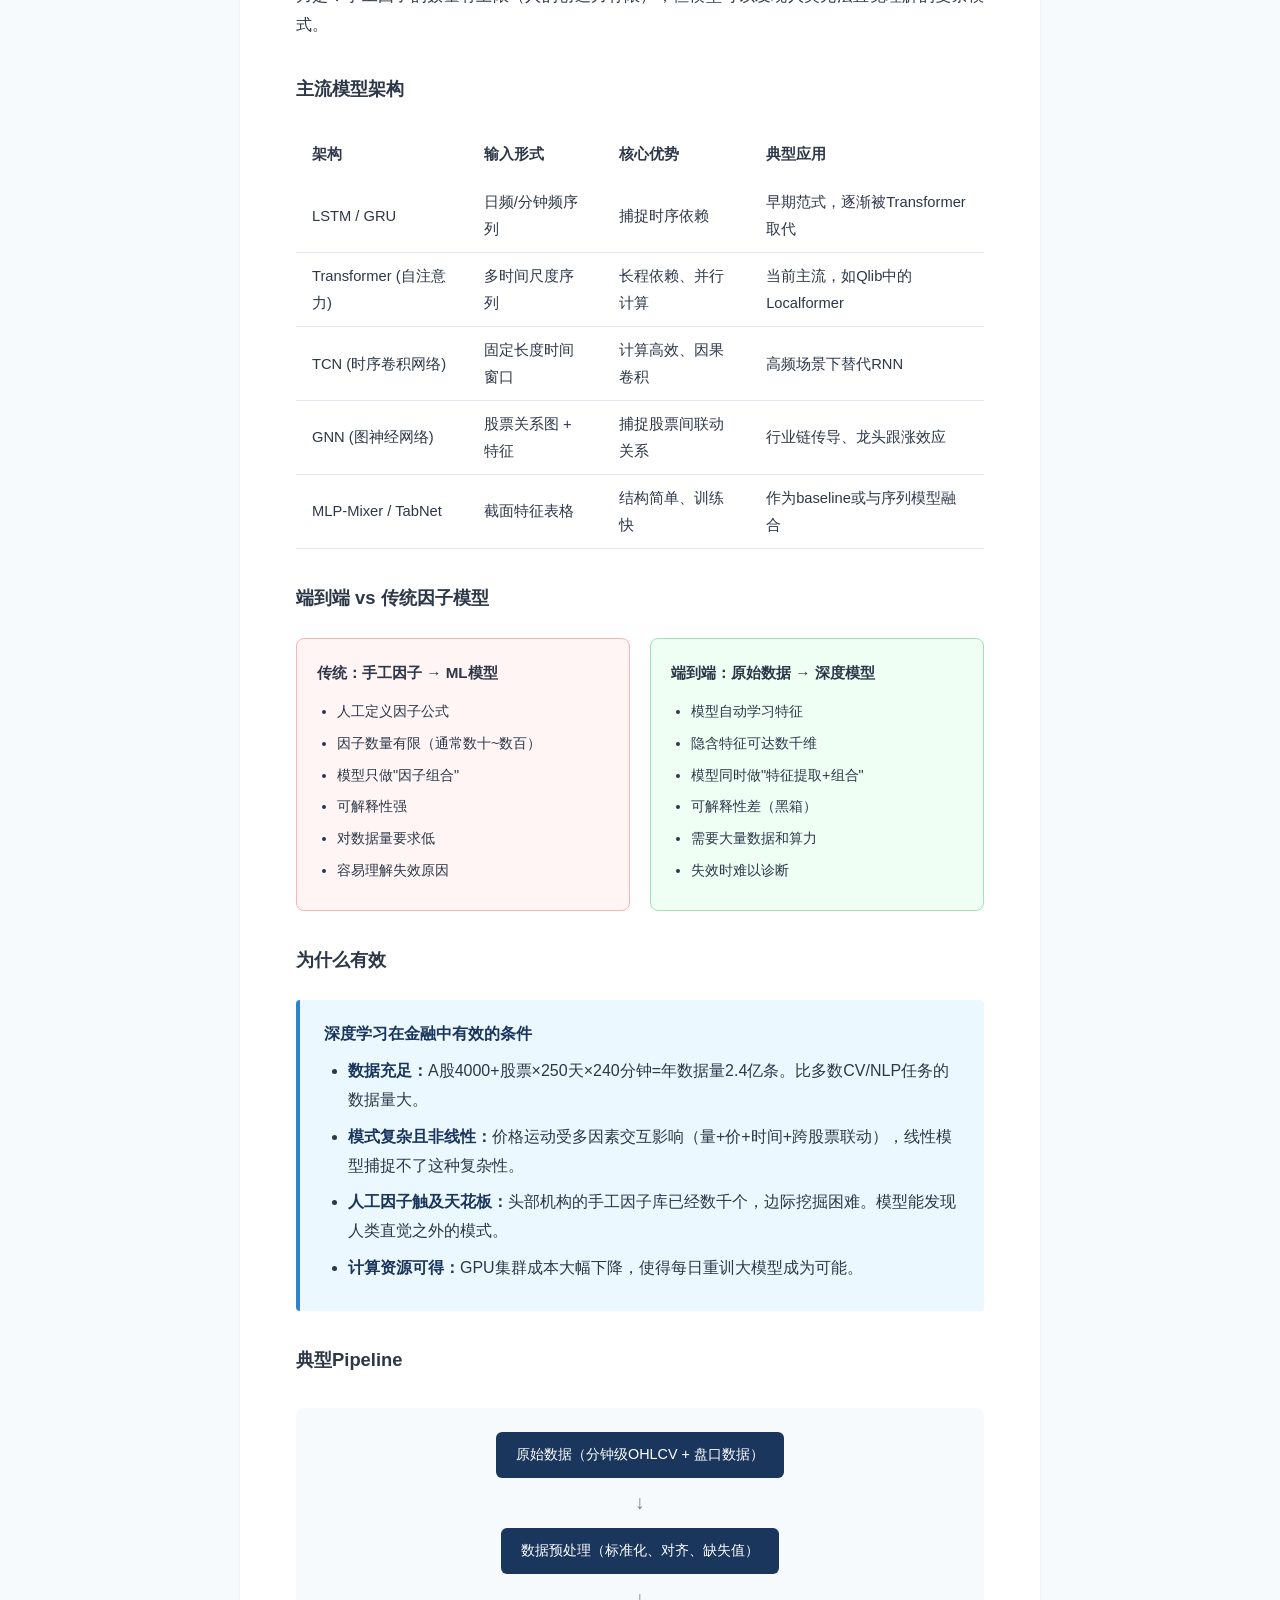
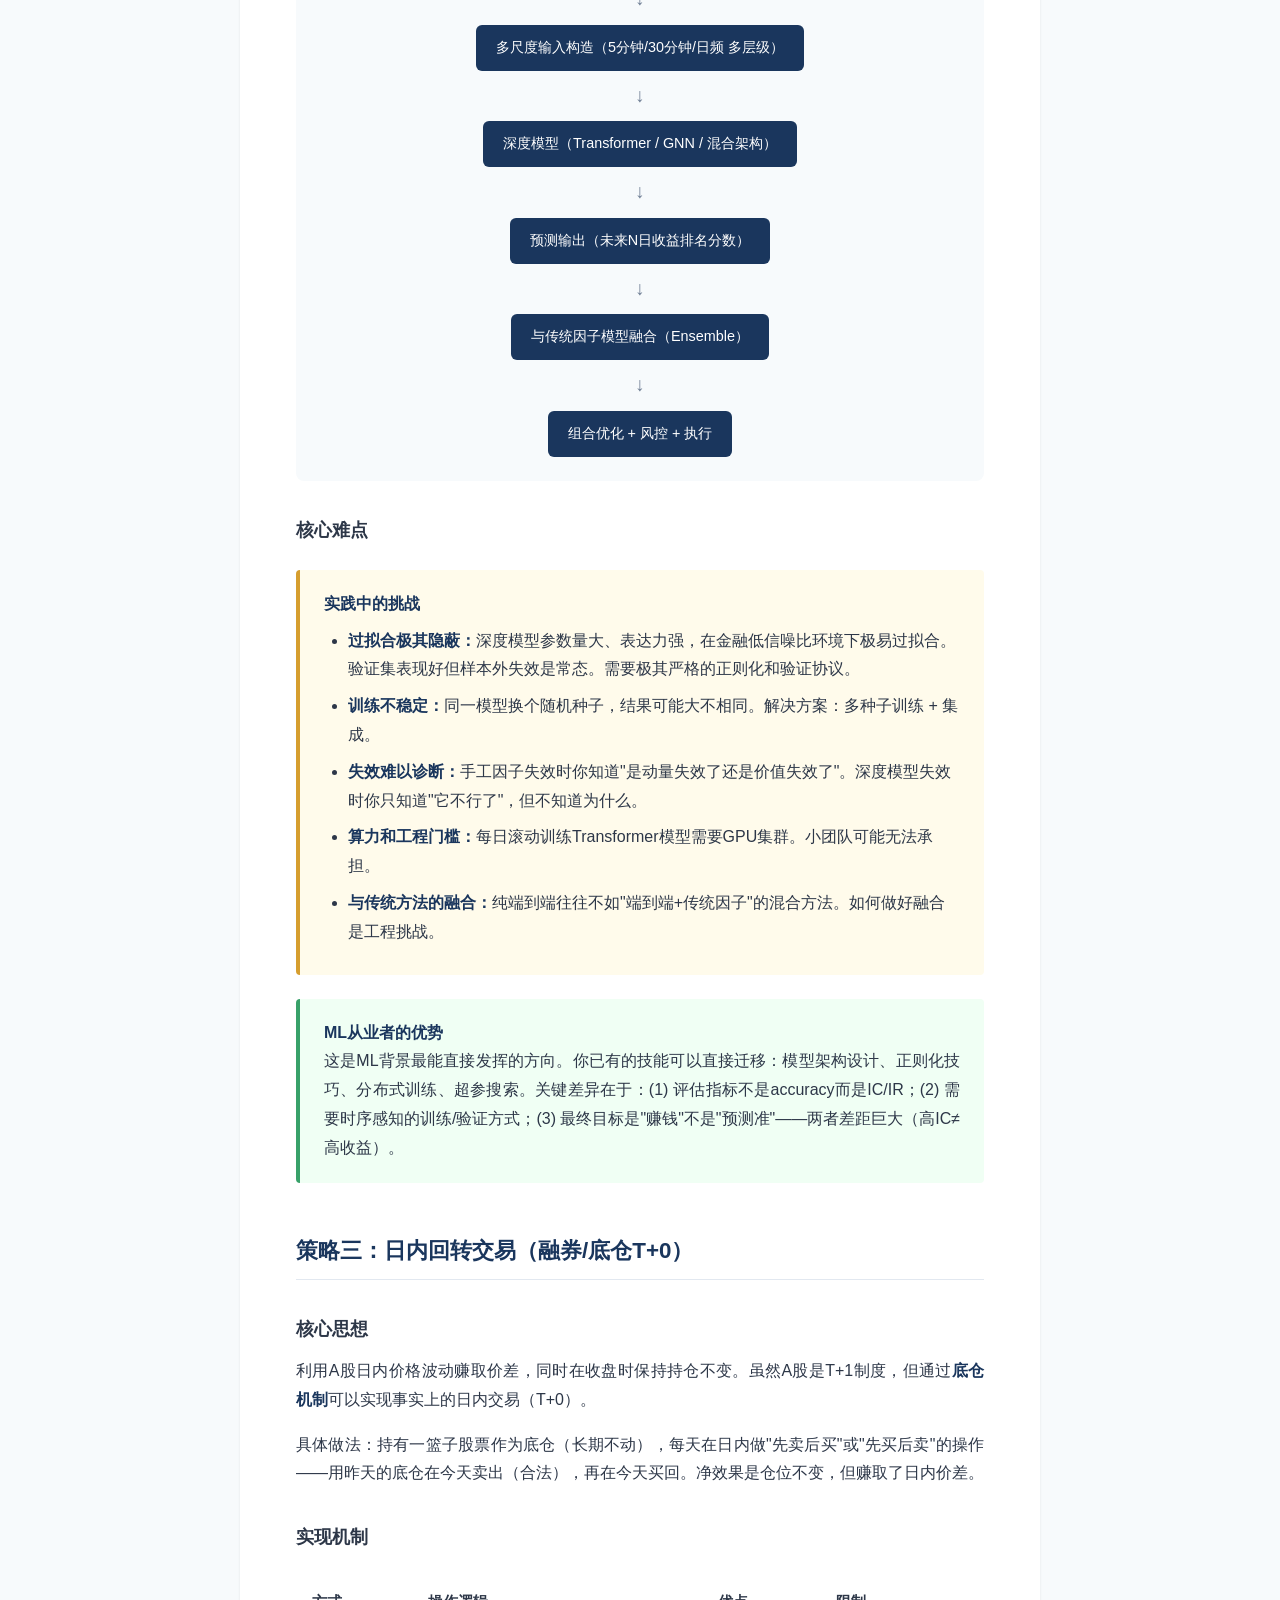
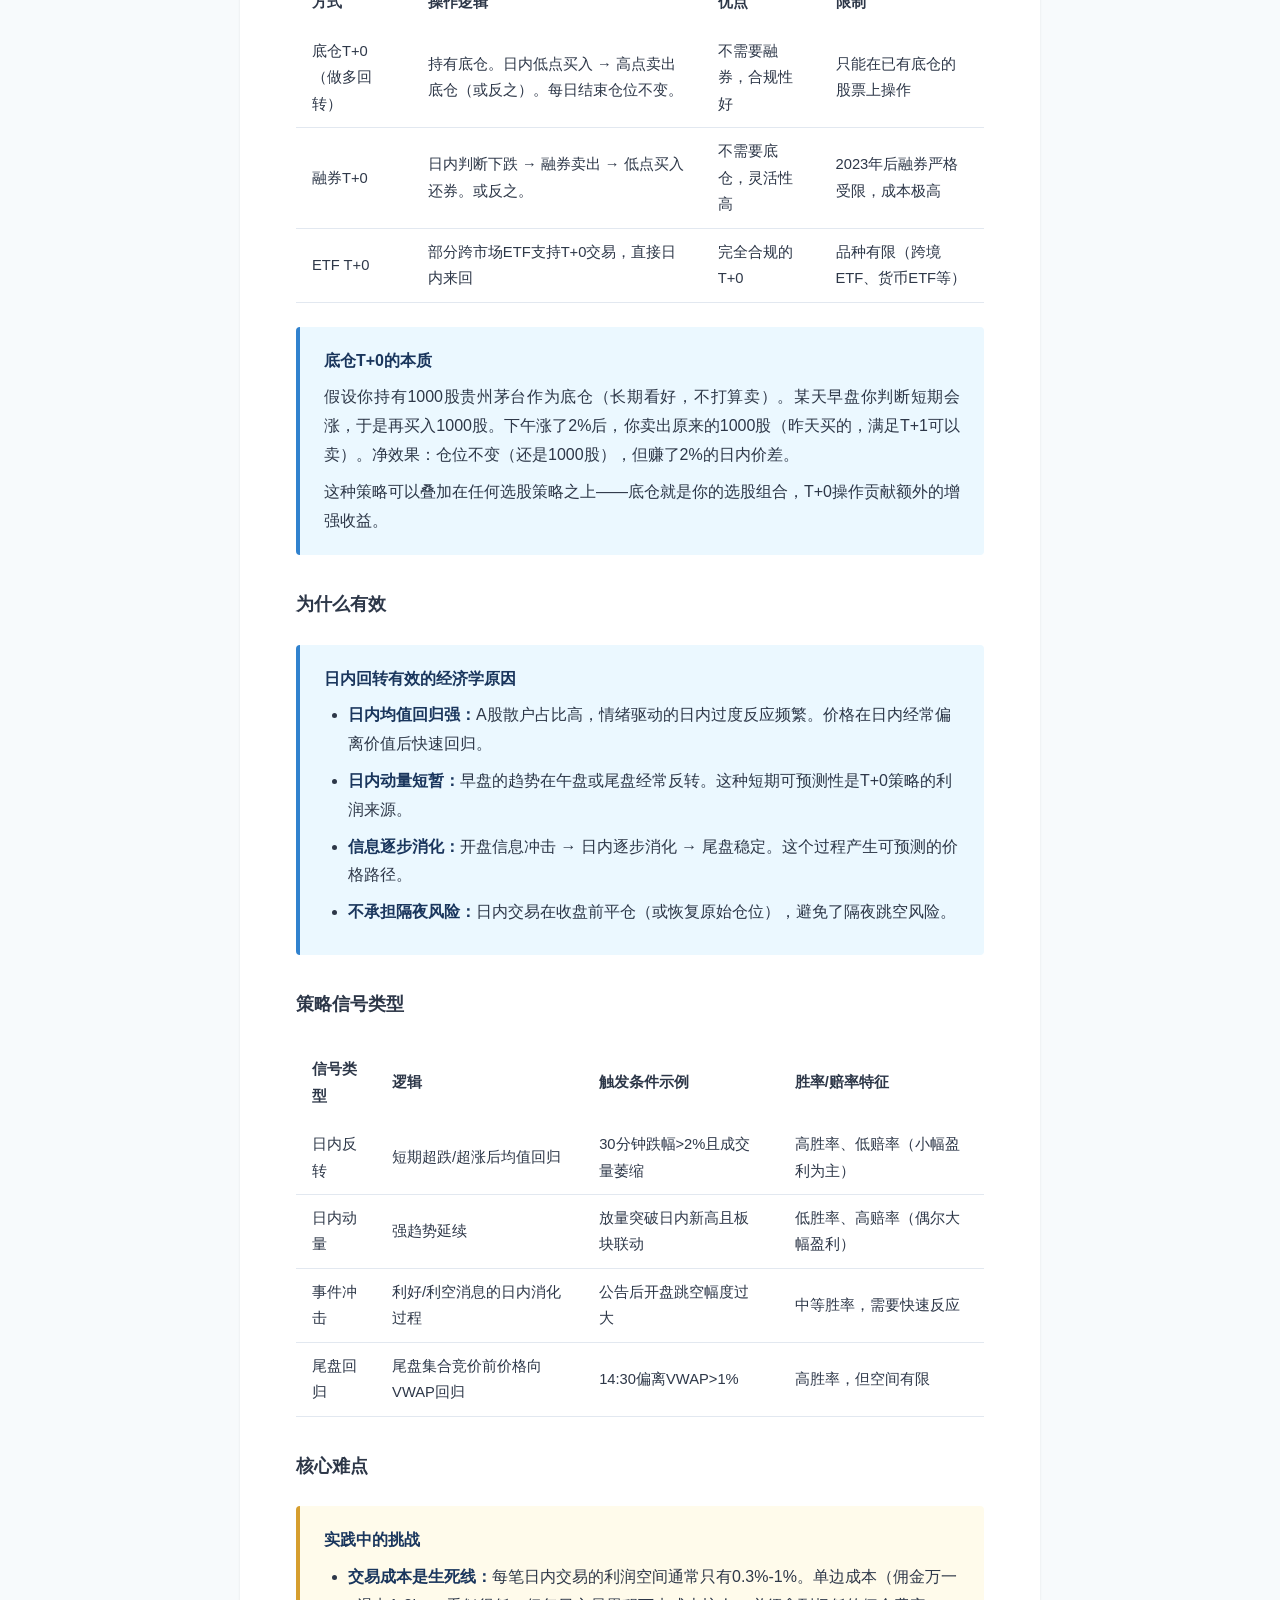
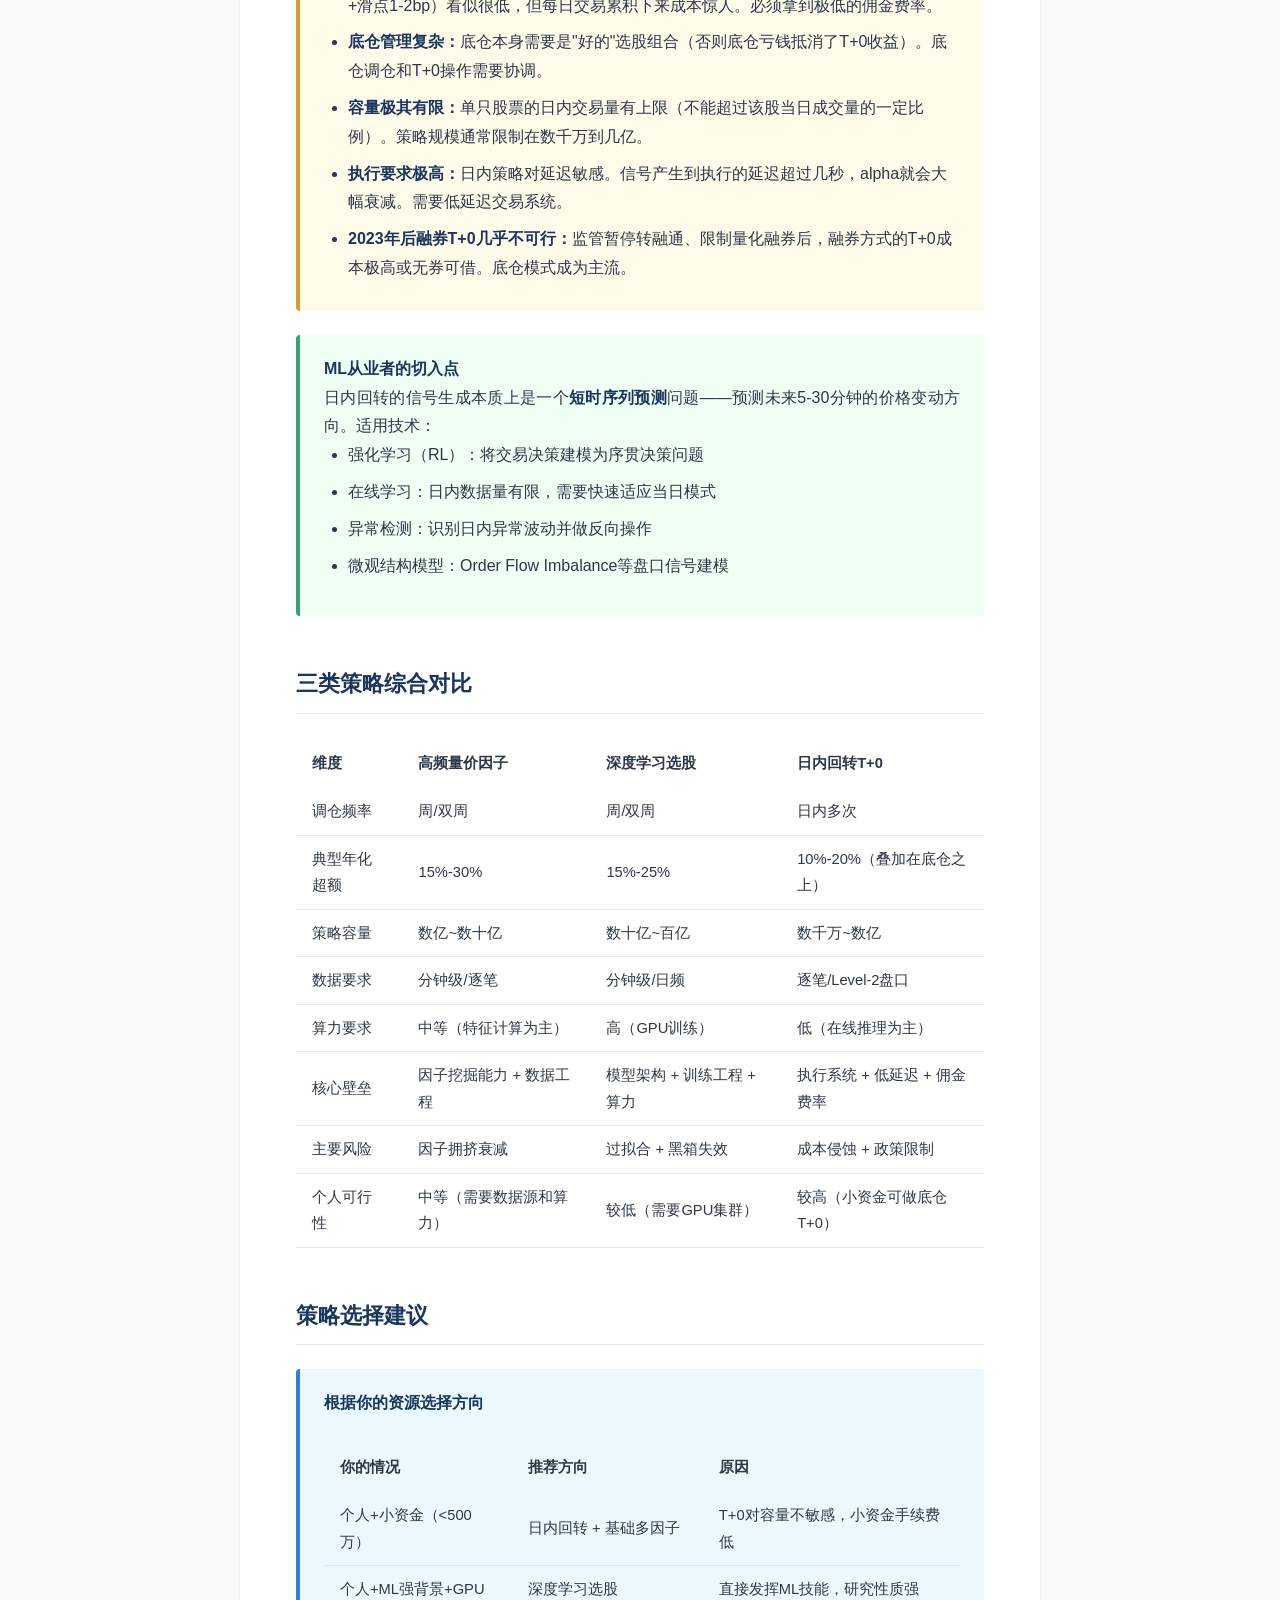
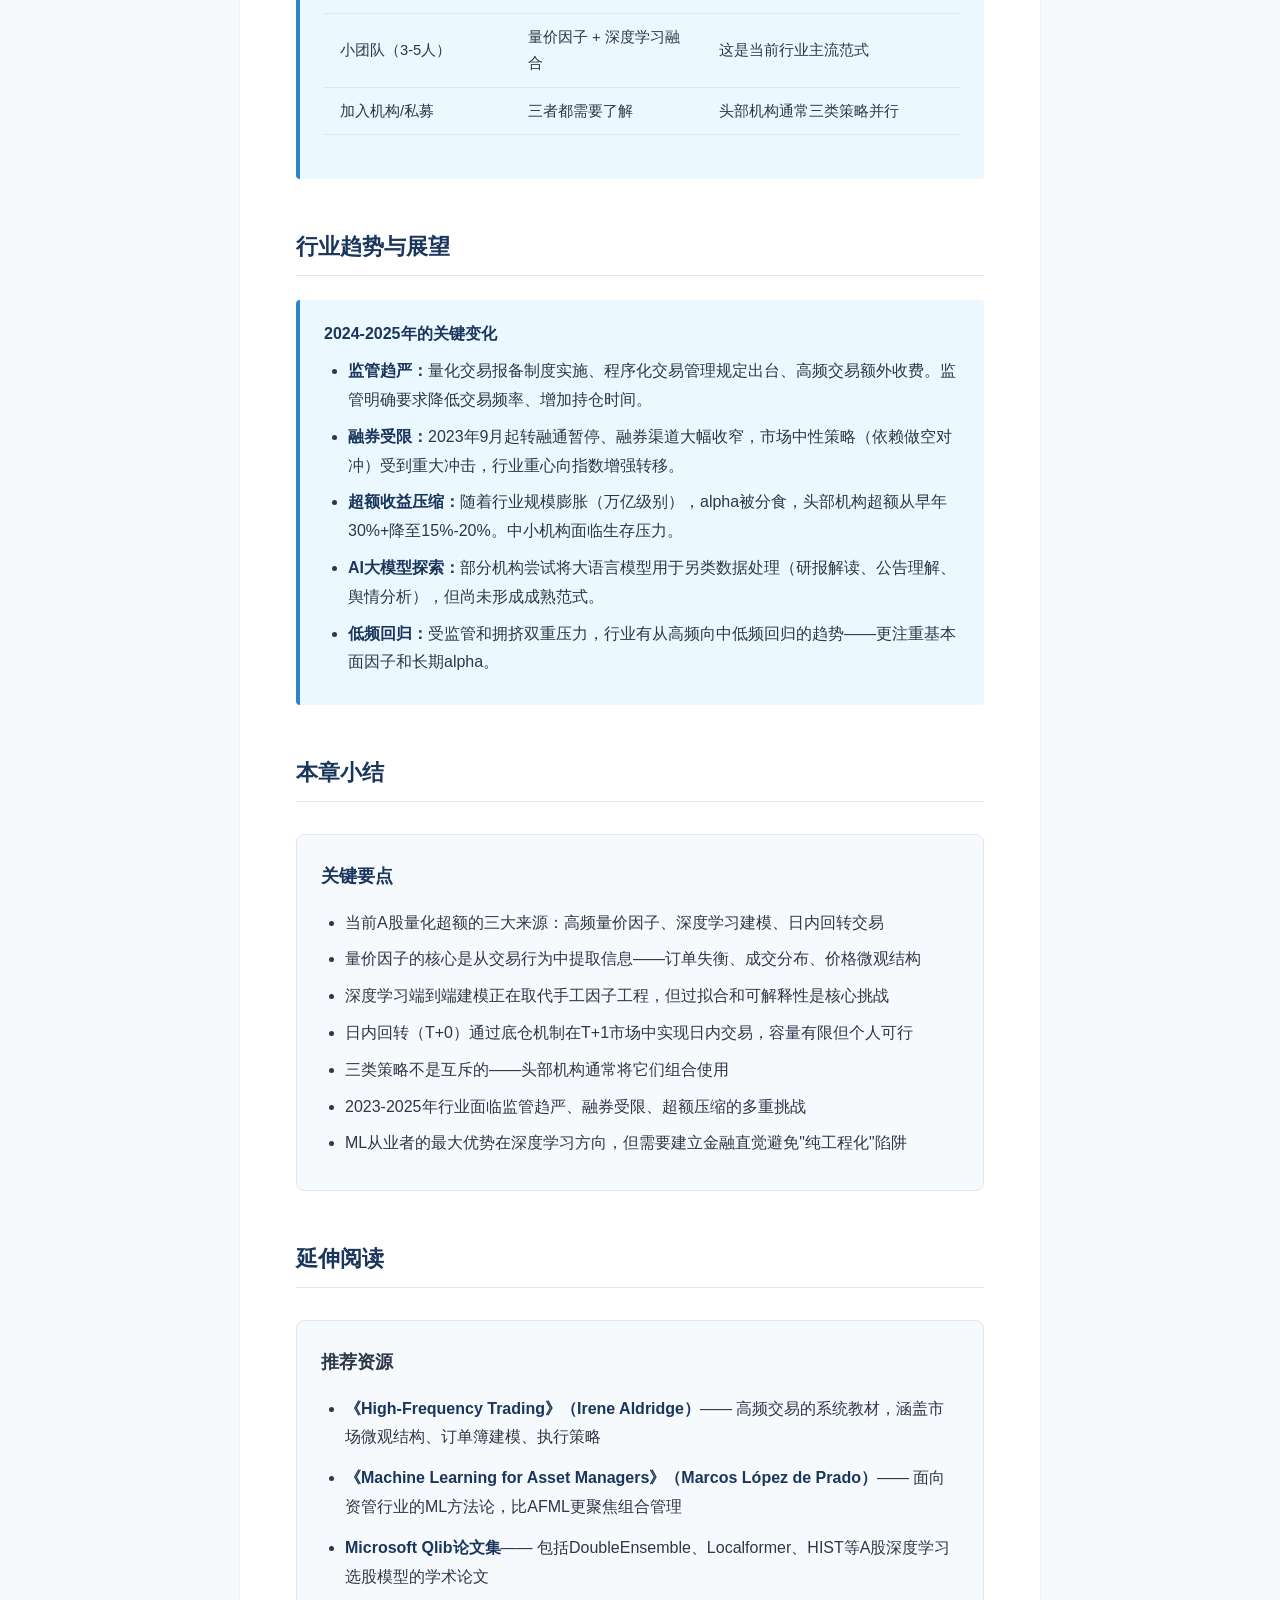
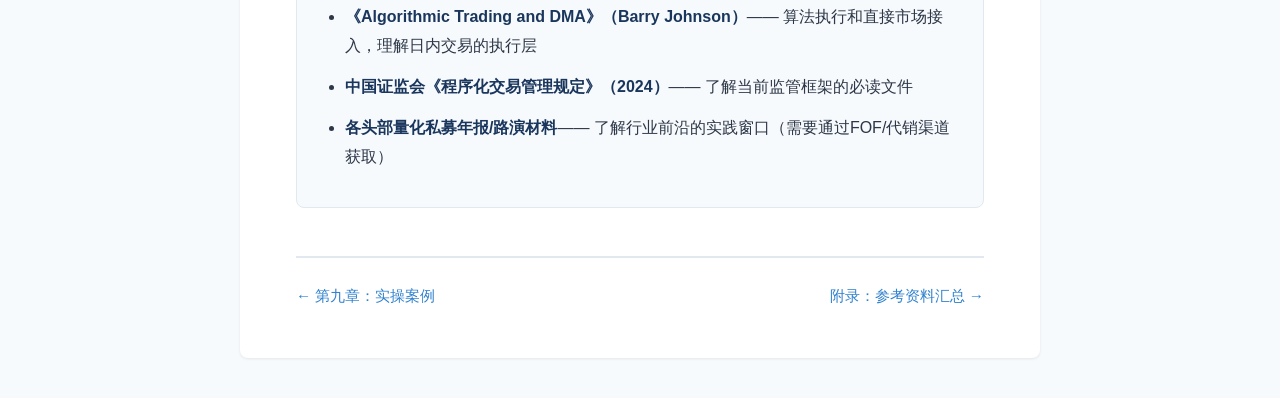
<file: ch10.html>
<!DOCTYPE html>
<html lang="zh-CN">
<head>
  <meta charset="UTF-8">
  <meta name="viewport" content="width=device-width, initial-scale=1.0">
  <title>第十章：当前市场最有效的三类策略</title>
  <link rel="stylesheet" href="css/style.css">
</head>
<body>
  <div class="container">
    <div class="chapter-header">
      <span class="chapter-number">第十章（进阶篇）</span>
      <h1>当前A股市场最有效的三类量化策略</h1>
      <p class="chapter-summary">从头部量化私募的实践中提炼——量价因子、深度学习选股、日内回转，这三类策略贡献了中国量化行业绝大多数超额收益</p>
    </div>

    <h2>引言</h2>
    <p>前几章讲解的多因子选股是量化策略的经典范式。但在当前A股市场的实际竞争格局中，头部量化私募（如幻方、九坤、明汯、灵均等）的超额收益主要来自三个方向：<strong>高频量价因子、深度学习端到端建模、日内回转交易（T+0）</strong>。</p>
    <p>这三类策略不是互斥的——它们经常被组合使用。但各自有独特的核心逻辑和技术要求，理解它们有助于你看清行业的前沿方向。</p>

    <div class="info-box">
      <p><strong>本章定位</strong></p>
      <p>本章侧重"知其然"——理解这三类策略的核心思想、为什么有效、核心难点。不涉及具体实现细节（那是各家机构的核心机密），而是帮你建立框架性认知，判断哪个方向值得深入研究。</p>
    </div>

    <!-- ========== 策略一：量价因子 ========== -->
    <h2>策略一：高频量价因子选股</h2>

    <h3>核心思想</h3>
    <p>利用<strong>分钟级甚至逐笔成交数据</strong>构造因子，捕捉传统日频因子无法发现的alpha信号。这是目前A股量化行业中超额收益最丰厚、也最"内卷"的方向。</p>
    <p>与传统基本面因子（PE、ROE）不同，量价因子的信息来源是交易行为本身——谁在买、谁在卖、以什么方式买卖、在什么时间买卖。这些微观行为模式蕴含了大量关于未来短期价格走势的信息。</p>

    <h3>为什么有效</h3>
    <div class="info-box">
      <p><strong>经济学直觉</strong></p>
      <ul>
        <li><strong>信息不对称：</strong>知情交易者（机构、内幕人）的交易行为会留下痕迹——他们倾向于在特定时段、以特定方式下单。量价因子捕捉的正是这些痕迹。</li>
        <li><strong>流动性溢价：</strong>提供流动性的行为（挂限价单等待成交）应该获得补偿。量价因子可以识别流动性供给和需求的不平衡。</li>
        <li><strong>行为偏差：</strong>散户的交易行为有系统性偏差（追涨杀跌、处置效应），量价因子可以度量这种偏差并反向交易。</li>
      </ul>
    </div>

    <h3>典型因子类别</h3>
    <table>
      <tr>
        <th>因子类别</th>
        <th>核心逻辑</th>
        <th>构造数据</th>
        <th>代表因子</th>
      </tr>
      <tr>
        <td>订单失衡（Order Imbalance）</td>
        <td>买卖力量不平衡预示短期方向</td>
        <td>逐笔成交/Level-2盘口</td>
        <td>主动买入占比、大单净流入、委比加权均值</td>
      </tr>
      <tr>
        <td>成交量分布</td>
        <td>量的分布模式反映资金意图</td>
        <td>分钟级成交量</td>
        <td>尾盘成交占比、开盘放量衰减速度、异常成交量时段</td>
      </tr>
      <tr>
        <td>价格微观结构</td>
        <td>价格形成过程中的规律</td>
        <td>分钟级OHLC</td>
        <td>日内动量、已实现波动率vs隐含波动率、跳跃频率</td>
      </tr>
      <tr>
        <td>量价相关性</td>
        <td>量价配合程度反映趋势健康度</td>
        <td>分钟级量+价</td>
        <td>量价相关系数、价涨量增/价跌量缩的比例、VWAP偏离度</td>
      </tr>
      <tr>
        <td>波动率结构</td>
        <td>波动率的时间结构蕴含信息</td>
        <td>分钟级收益率</td>
        <td>已实现偏度、已实现峰度、高频波动率的日间变化</td>
      </tr>
    </table>

    <h3>与传统因子的对比</h3>
    <div class="compare-container">
      <div class="compare-box left">
        <h4>传统基本面/日频因子</h4>
        <ul>
          <li>信息更新频率：月/季度</li>
          <li>因子衰减慢（半衰期数周~数月）</li>
          <li>容量大（大盘股也有效）</li>
          <li>IC偏低但稳定（IC≈0.03-0.05）</li>
          <li>换手低，交易成本友好</li>
          <li>同质化严重，alpha被挤压</li>
        </ul>
      </div>
      <div class="compare-box right">
        <h4>高频量价因子</h4>
        <ul>
          <li>信息更新频率：分钟/秒</li>
          <li>因子衰减快（半衰期数天）</li>
          <li>容量受限（主要在中小盘有效）</li>
          <li>IC较高但不稳定（IC≈0.05-0.10）</li>
          <li>换手高，交易成本是核心矛盾</li>
          <li>门槛高（数据+算力），alpha更持久</li>
        </ul>
      </div>
    </div>

    <h3>核心难点</h3>
    <div class="warning-box">
      <p><strong>实践中的挑战</strong></p>
      <ul>
        <li><strong>数据处理量巨大：</strong>A股4000+只股票 × 240分钟/天 × 250天/年 ≈ 2.4亿条分钟线/年。逐笔数据更是百亿级别。需要强大的数据工程能力。</li>
        <li><strong>过拟合风险极高：</strong>量价因子的自由度远大于基本面因子（可以自由选择时间窗口、聚合方式、标准化方法）。一个"有效"的量价因子可能只是噪声中的巧合。</li>
        <li><strong>容量与衰减的矛盾：</strong>最强的量价信号往往出现在小盘股上，但小盘股流动性差、容量有限。规模做大后alpha会快速衰减。</li>
        <li><strong>因子拥挤加速：</strong>头部机构都在挖掘量价因子，优质因子的生命周期越来越短（从发现到失效可能只有几个月）。</li>
      </ul>
    </div>

    <div class="ml-bridge">
      <p><strong>ML从业者的切入点</strong></p>
      <p>量价因子构造本质上是一个<strong>时序特征工程</strong>问题。你在做的事情和音频/信号处理领域高度相似——从高频时间序列中提取有预测力的统计量。CNN/RNN/Transformer对分钟级序列的端到端特征学习（见策略二）正在取代手工量价因子工程。</p>
    </div>

    <!-- ========== 策略二：深度学习 ========== -->
    <h2>策略二：深度学习端到端选股</h2>

    <h3>核心思想</h3>
    <p>不再手工设计因子，而是将<strong>原始行情数据（分钟级K线序列）直接输入深度学习模型</strong>，让模型自动学习从数据到收益预测的映射。这是量价因子策略的"升级版"——用模型替代人工特征工程。</p>
    <p>过去5年间，这种端到端方法已经从实验阶段进入生产阶段，成为头部量化机构的标配。核心推动力是：手工因子的数量有上限（人的创造力有限），但模型可以发现人类无法直觉理解的复杂模式。</p>

    <h3>主流模型架构</h3>
    <table>
      <tr>
        <th>架构</th>
        <th>输入形式</th>
        <th>核心优势</th>
        <th>典型应用</th>
      </tr>
      <tr>
        <td>LSTM / GRU</td>
        <td>日频/分钟频序列</td>
        <td>捕捉时序依赖</td>
        <td>早期范式，逐渐被Transformer取代</td>
      </tr>
      <tr>
        <td>Transformer (自注意力)</td>
        <td>多时间尺度序列</td>
        <td>长程依赖、并行计算</td>
        <td>当前主流，如Qlib中的Localformer</td>
      </tr>
      <tr>
        <td>TCN (时序卷积网络)</td>
        <td>固定长度时间窗口</td>
        <td>计算高效、因果卷积</td>
        <td>高频场景下替代RNN</td>
      </tr>
      <tr>
        <td>GNN (图神经网络)</td>
        <td>股票关系图 + 特征</td>
        <td>捕捉股票间联动关系</td>
        <td>行业链传导、龙头跟涨效应</td>
      </tr>
      <tr>
        <td>MLP-Mixer / TabNet</td>
        <td>截面特征表格</td>
        <td>结构简单、训练快</td>
        <td>作为baseline或与序列模型融合</td>
      </tr>
    </table>

    <h3>端到端 vs 传统因子模型</h3>
    <div class="compare-container">
      <div class="compare-box left">
        <h4>传统：手工因子 → ML模型</h4>
        <ul>
          <li>人工定义因子公式</li>
          <li>因子数量有限（通常数十~数百）</li>
          <li>模型只做"因子组合"</li>
          <li>可解释性强</li>
          <li>对数据量要求低</li>
          <li>容易理解失效原因</li>
        </ul>
      </div>
      <div class="compare-box right">
        <h4>端到端：原始数据 → 深度模型</h4>
        <ul>
          <li>模型自动学习特征</li>
          <li>隐含特征可达数千维</li>
          <li>模型同时做"特征提取+组合"</li>
          <li>可解释性差（黑箱）</li>
          <li>需要大量数据和算力</li>
          <li>失效时难以诊断</li>
        </ul>
      </div>
    </div>

    <h3>为什么有效</h3>
    <div class="info-box">
      <p><strong>深度学习在金融中有效的条件</strong></p>
      <ul>
        <li><strong>数据充足：</strong>A股4000+股票×250天×240分钟=年数据量2.4亿条。比多数CV/NLP任务的数据量大。</li>
        <li><strong>模式复杂且非线性：</strong>价格运动受多因素交互影响（量+价+时间+跨股票联动），线性模型捕捉不了这种复杂性。</li>
        <li><strong>人工因子触及天花板：</strong>头部机构的手工因子库已经数千个，边际挖掘困难。模型能发现人类直觉之外的模式。</li>
        <li><strong>计算资源可得：</strong>GPU集群成本大幅下降，使得每日重训大模型成为可能。</li>
      </ul>
    </div>

    <h3>典型Pipeline</h3>
    <div class="flowchart-vertical">
      <div class="flow-step">原始数据（分钟级OHLCV + 盘口数据）</div>
      <span class="flow-arrow-down">↓</span>
      <div class="flow-step">数据预处理（标准化、对齐、缺失值）</div>
      <span class="flow-arrow-down">↓</span>
      <div class="flow-step">多尺度输入构造（5分钟/30分钟/日频 多层级）</div>
      <span class="flow-arrow-down">↓</span>
      <div class="flow-step">深度模型（Transformer / GNN / 混合架构）</div>
      <span class="flow-arrow-down">↓</span>
      <div class="flow-step">预测输出（未来N日收益排名分数）</div>
      <span class="flow-arrow-down">↓</span>
      <div class="flow-step">与传统因子模型融合（Ensemble）</div>
      <span class="flow-arrow-down">↓</span>
      <div class="flow-step">组合优化 + 风控 + 执行</div>
    </div>

    <h3>核心难点</h3>
    <div class="warning-box">
      <p><strong>实践中的挑战</strong></p>
      <ul>
        <li><strong>过拟合极其隐蔽：</strong>深度模型参数量大、表达力强，在金融低信噪比环境下极易过拟合。验证集表现好但样本外失效是常态。需要极其严格的正则化和验证协议。</li>
        <li><strong>训练不稳定：</strong>同一模型换个随机种子，结果可能大不相同。解决方案：多种子训练 + 集成。</li>
        <li><strong>失效难以诊断：</strong>手工因子失效时你知道"是动量失效了还是价值失效了"。深度模型失效时你只知道"它不行了"，但不知道为什么。</li>
        <li><strong>算力和工程门槛：</strong>每日滚动训练Transformer模型需要GPU集群。小团队可能无法承担。</li>
        <li><strong>与传统方法的融合：</strong>纯端到端往往不如"端到端+传统因子"的混合方法。如何做好融合是工程挑战。</li>
      </ul>
    </div>

    <div class="ml-bridge">
      <p><strong>ML从业者的优势</strong></p>
      <p>这是ML背景最能直接发挥的方向。你已有的技能可以直接迁移：模型架构设计、正则化技巧、分布式训练、超参搜索。关键差异在于：(1) 评估指标不是accuracy而是IC/IR；(2) 需要时序感知的训练/验证方式；(3) 最终目标是"赚钱"不是"预测准"——两者差距巨大（高IC≠高收益）。</p>
    </div>

    <!-- ========== 策略三：日内回转 ========== -->
    <h2>策略三：日内回转交易（融券/底仓T+0）</h2>

    <h3>核心思想</h3>
    <p>利用A股日内价格波动赚取价差，同时在收盘时保持持仓不变。虽然A股是T+1制度，但通过<strong>底仓机制</strong>可以实现事实上的日内交易（T+0）。</p>
    <p>具体做法：持有一篮子股票作为底仓（长期不动），每天在日内做"先卖后买"或"先买后卖"的操作——用昨天的底仓在今天卖出（合法），再在今天买回。净效果是仓位不变，但赚取了日内价差。</p>

    <h3>实现机制</h3>
    <table>
      <tr>
        <th>方式</th>
        <th>操作逻辑</th>
        <th>优点</th>
        <th>限制</th>
      </tr>
      <tr>
        <td>底仓T+0（做多回转）</td>
        <td>持有底仓。日内低点买入 → 高点卖出底仓（或反之）。每日结束仓位不变。</td>
        <td>不需要融券，合规性好</td>
        <td>只能在已有底仓的股票上操作</td>
      </tr>
      <tr>
        <td>融券T+0</td>
        <td>日内判断下跌 → 融券卖出 → 低点买入还券。或反之。</td>
        <td>不需要底仓，灵活性高</td>
        <td>2023年后融券严格受限，成本极高</td>
      </tr>
      <tr>
        <td>ETF T+0</td>
        <td>部分跨市场ETF支持T+0交易，直接日内来回</td>
        <td>完全合规的T+0</td>
        <td>品种有限（跨境ETF、货币ETF等）</td>
      </tr>
    </table>

    <div class="info-box">
      <p><strong>底仓T+0的本质</strong></p>
      <p>假设你持有1000股贵州茅台作为底仓（长期看好，不打算卖）。某天早盘你判断短期会涨，于是再买入1000股。下午涨了2%后，你卖出原来的1000股（昨天买的，满足T+1可以卖）。净效果：仓位不变（还是1000股），但赚了2%的日内价差。</p>
      <p>这种策略可以叠加在任何选股策略之上——底仓就是你的选股组合，T+0操作贡献额外的增强收益。</p>
    </div>

    <h3>为什么有效</h3>
    <div class="info-box">
      <p><strong>日内回转有效的经济学原因</strong></p>
      <ul>
        <li><strong>日内均值回归强：</strong>A股散户占比高，情绪驱动的日内过度反应频繁。价格在日内经常偏离价值后快速回归。</li>
        <li><strong>日内动量短暂：</strong>早盘的趋势在午盘或尾盘经常反转。这种短期可预测性是T+0策略的利润来源。</li>
        <li><strong>信息逐步消化：</strong>开盘信息冲击 → 日内逐步消化 → 尾盘稳定。这个过程产生可预测的价格路径。</li>
        <li><strong>不承担隔夜风险：</strong>日内交易在收盘前平仓（或恢复原始仓位），避免了隔夜跳空风险。</li>
      </ul>
    </div>

    <h3>策略信号类型</h3>
    <table>
      <tr>
        <th>信号类型</th>
        <th>逻辑</th>
        <th>触发条件示例</th>
        <th>胜率/赔率特征</th>
      </tr>
      <tr>
        <td>日内反转</td>
        <td>短期超跌/超涨后均值回归</td>
        <td>30分钟跌幅>2%且成交量萎缩</td>
        <td>高胜率、低赔率（小幅盈利为主）</td>
      </tr>
      <tr>
        <td>日内动量</td>
        <td>强趋势延续</td>
        <td>放量突破日内新高且板块联动</td>
        <td>低胜率、高赔率（偶尔大幅盈利）</td>
      </tr>
      <tr>
        <td>事件冲击</td>
        <td>利好/利空消息的日内消化过程</td>
        <td>公告后开盘跳空幅度过大</td>
        <td>中等胜率，需要快速反应</td>
      </tr>
      <tr>
        <td>尾盘回归</td>
        <td>尾盘集合竞价前价格向VWAP回归</td>
        <td>14:30偏离VWAP>1%</td>
        <td>高胜率，但空间有限</td>
      </tr>
    </table>

    <h3>核心难点</h3>
    <div class="warning-box">
      <p><strong>实践中的挑战</strong></p>
      <ul>
        <li><strong>交易成本是生死线：</strong>每笔日内交易的利润空间通常只有0.3%-1%。单边成本（佣金万一+滑点1-2bp）看似很低，但每日交易累积下来成本惊人。必须拿到极低的佣金费率。</li>
        <li><strong>底仓管理复杂：</strong>底仓本身需要是"好的"选股组合（否则底仓亏钱抵消了T+0收益）。底仓调仓和T+0操作需要协调。</li>
        <li><strong>容量极其有限：</strong>单只股票的日内交易量有上限（不能超过该股当日成交量的一定比例）。策略规模通常限制在数千万到几亿。</li>
        <li><strong>执行要求极高：</strong>日内策略对延迟敏感。信号产生到执行的延迟超过几秒，alpha就会大幅衰减。需要低延迟交易系统。</li>
        <li><strong>2023年后融券T+0几乎不可行：</strong>监管暂停转融通、限制量化融券后，融券方式的T+0成本极高或无券可借。底仓模式成为主流。</li>
      </ul>
    </div>

    <div class="ml-bridge">
      <p><strong>ML从业者的切入点</strong></p>
      <p>日内回转的信号生成本质上是一个<strong>短时序列预测</strong>问题——预测未来5-30分钟的价格变动方向。适用技术：</p>
      <ul>
        <li>强化学习（RL）：将交易决策建模为序贯决策问题</li>
        <li>在线学习：日内数据量有限，需要快速适应当日模式</li>
        <li>异常检测：识别日内异常波动并做反向操作</li>
        <li>微观结构模型：Order Flow Imbalance等盘口信号建模</li>
      </ul>
    </div>

    <!-- ========== 三者对比 ========== -->
    <h2>三类策略综合对比</h2>

    <table>
      <tr>
        <th>维度</th>
        <th>高频量价因子</th>
        <th>深度学习选股</th>
        <th>日内回转T+0</th>
      </tr>
      <tr>
        <td>调仓频率</td>
        <td>周/双周</td>
        <td>周/双周</td>
        <td>日内多次</td>
      </tr>
      <tr>
        <td>典型年化超额</td>
        <td>15%-30%</td>
        <td>15%-25%</td>
        <td>10%-20%（叠加在底仓之上）</td>
      </tr>
      <tr>
        <td>策略容量</td>
        <td>数亿~数十亿</td>
        <td>数十亿~百亿</td>
        <td>数千万~数亿</td>
      </tr>
      <tr>
        <td>数据要求</td>
        <td>分钟级/逐笔</td>
        <td>分钟级/日频</td>
        <td>逐笔/Level-2盘口</td>
      </tr>
      <tr>
        <td>算力要求</td>
        <td>中等（特征计算为主）</td>
        <td>高（GPU训练）</td>
        <td>低（在线推理为主）</td>
      </tr>
      <tr>
        <td>核心壁垒</td>
        <td>因子挖掘能力 + 数据工程</td>
        <td>模型架构 + 训练工程 + 算力</td>
        <td>执行系统 + 低延迟 + 佣金费率</td>
      </tr>
      <tr>
        <td>主要风险</td>
        <td>因子拥挤衰减</td>
        <td>过拟合 + 黑箱失效</td>
        <td>成本侵蚀 + 政策限制</td>
      </tr>
      <tr>
        <td>个人可行性</td>
        <td>中等（需要数据源和算力）</td>
        <td>较低（需要GPU集群）</td>
        <td>较高（小资金可做底仓T+0）</td>
      </tr>
    </table>

    <h2>策略选择建议</h2>

    <div class="info-box">
      <p><strong>根据你的资源选择方向</strong></p>
      <table>
        <tr>
          <th>你的情况</th>
          <th>推荐方向</th>
          <th>原因</th>
        </tr>
        <tr>
          <td>个人+小资金（<500万）</td>
          <td>日内回转 + 基础多因子</td>
          <td>T+0对容量不敏感，小资金手续费低</td>
        </tr>
        <tr>
          <td>个人+ML强背景+GPU</td>
          <td>深度学习选股</td>
          <td>直接发挥ML技能，研究性质强</td>
        </tr>
        <tr>
          <td>小团队（3-5人）</td>
          <td>量价因子 + 深度学习融合</td>
          <td>这是当前行业主流范式</td>
        </tr>
        <tr>
          <td>加入机构/私募</td>
          <td>三者都需要了解</td>
          <td>头部机构通常三类策略并行</td>
        </tr>
      </table>
    </div>

    <h2>行业趋势与展望</h2>

    <div class="info-box">
      <p><strong>2024-2025年的关键变化</strong></p>
      <ul>
        <li><strong>监管趋严：</strong>量化交易报备制度实施、程序化交易管理规定出台、高频交易额外收费。监管明确要求降低交易频率、增加持仓时间。</li>
        <li><strong>融券受限：</strong>2023年9月起转融通暂停、融券渠道大幅收窄，市场中性策略（依赖做空对冲）受到重大冲击，行业重心向指数增强转移。</li>
        <li><strong>超额收益压缩：</strong>随着行业规模膨胀（万亿级别），alpha被分食，头部机构超额从早年30%+降至15%-20%。中小机构面临生存压力。</li>
        <li><strong>AI大模型探索：</strong>部分机构尝试将大语言模型用于另类数据处理（研报解读、公告理解、舆情分析），但尚未形成成熟范式。</li>
        <li><strong>低频回归：</strong>受监管和拥挤双重压力，行业有从高频向中低频回归的趋势——更注重基本面因子和长期alpha。</li>
      </ul>
    </div>

    <h2>本章小结</h2>

    <div class="summary-box">
      <h3>关键要点</h3>
      <ul>
        <li>当前A股量化超额的三大来源：高频量价因子、深度学习建模、日内回转交易</li>
        <li>量价因子的核心是从交易行为中提取信息——订单失衡、成交分布、价格微观结构</li>
        <li>深度学习端到端建模正在取代手工因子工程，但过拟合和可解释性是核心挑战</li>
        <li>日内回转（T+0）通过底仓机制在T+1市场中实现日内交易，容量有限但个人可行</li>
        <li>三类策略不是互斥的——头部机构通常将它们组合使用</li>
        <li>2023-2025年行业面临监管趋严、融券受限、超额压缩的多重挑战</li>
        <li>ML从业者的最大优势在深度学习方向，但需要建立金融直觉避免"纯工程化"陷阱</li>
      </ul>
    </div>

    <h2>延伸阅读</h2>

    <div class="reading-list">
      <h3>推荐资源</h3>
      <ul>
        <li><strong>《High-Frequency Trading》（Irene Aldridge）</strong>—— 高频交易的系统教材，涵盖市场微观结构、订单簿建模、执行策略</li>
        <li><strong>《Machine Learning for Asset Managers》（Marcos López de Prado）</strong>—— 面向资管行业的ML方法论，比AFML更聚焦组合管理</li>
        <li><strong>Microsoft Qlib论文集</strong>—— 包括DoubleEnsemble、Localformer、HIST等A股深度学习选股模型的学术论文</li>
        <li><strong>《Algorithmic Trading and DMA》（Barry Johnson）</strong>—— 算法执行和直接市场接入，理解日内交易的执行层</li>
        <li><strong>中国证监会《程序化交易管理规定》（2024）</strong>—— 了解当前监管框架的必读文件</li>
        <li><strong>各头部量化私募年报/路演材料</strong>—— 了解行业前沿的实践窗口（需要通过FOF/代销渠道获取）</li>
      </ul>
    </div>

    <nav class="chapter-nav">
      <a href="ch09.html">← 第九章：实操案例</a>
      <a href="appendix.html">附录：参考资料汇总 →</a>
    </nav>
  </div>
</body>
</html>
</file>
<file: css/style.css>
* {
  margin: 0;
  padding: 0;
  box-sizing: border-box;
}

body {
  font-family: -apple-system, BlinkMacSystemFont, "Segoe UI", Roboto, "Noto Sans SC", "PingFang SC", "Microsoft YaHei", sans-serif;
  line-height: 1.8;
  color: #2d3748;
  background: #f7fafc;
  padding: 40px 20px;
}

.container {
  max-width: 800px;
  margin: 0 auto;
  background: #fff;
  padding: 48px 56px;
  border-radius: 8px;
  box-shadow: 0 1px 3px rgba(0, 0, 0, 0.08);
}

/* Chapter Header */
.chapter-header {
  margin-bottom: 40px;
  padding-bottom: 24px;
  border-bottom: 2px solid #e2e8f0;
}

.chapter-number {
  font-size: 0.9em;
  color: #718096;
  text-transform: uppercase;
  letter-spacing: 1px;
  margin-bottom: 8px;
}

.chapter-header h1 {
  font-size: 1.8em;
  color: #1a365d;
  line-height: 1.3;
  margin-bottom: 12px;
}

.chapter-summary {
  font-size: 1.05em;
  color: #4a5568;
}

/* Typography */
h2 {
  font-size: 1.4em;
  color: #1a365d;
  margin-top: 48px;
  margin-bottom: 16px;
  padding-bottom: 8px;
  border-bottom: 1px solid #e2e8f0;
}

h3 {
  font-size: 1.15em;
  color: #2d3748;
  margin-top: 32px;
  margin-bottom: 12px;
}

h4 {
  font-size: 1em;
  color: #2d3748;
  margin-top: 24px;
  margin-bottom: 8px;
}

p {
  margin-bottom: 16px;
  text-align: justify;
}

ul, ol {
  margin-bottom: 16px;
  padding-left: 24px;
}

li {
  margin-bottom: 8px;
}

code {
  background: #edf2f7;
  padding: 2px 6px;
  border-radius: 3px;
  font-size: 0.9em;
  font-family: "SF Mono", "Fira Code", "Consolas", monospace;
}

strong {
  color: #1a365d;
}

/* Tables */
table {
  width: 100%;
  border-collapse: collapse;
  margin: 24px 0;
  font-size: 0.92em;
}

thead {
  background: #1a365d;
  color: #fff;
}

th {
  padding: 12px 16px;
  text-align: left;
  font-weight: 600;
}

td {
  padding: 10px 16px;
  border-bottom: 1px solid #e2e8f0;
}

tbody tr:hover {
  background: #f7fafc;
}

/* Info Box */
.info-box {
  background: #ebf8ff;
  border-left: 4px solid #3182ce;
  padding: 20px 24px;
  border-radius: 4px;
  margin: 24px 0;
}

.info-box p {
  margin-bottom: 8px;
}

.info-box p:last-child {
  margin-bottom: 0;
}

.info-box ul {
  margin-top: 8px;
  margin-bottom: 0;
}

/* Warning Box */
.warning-box {
  background: #fffbeb;
  border-left: 4px solid #d69e2e;
  padding: 20px 24px;
  border-radius: 4px;
  margin: 24px 0;
}

.warning-box p {
  margin-bottom: 8px;
}

.warning-box p:last-child {
  margin-bottom: 0;
}

.warning-box ul {
  margin-top: 8px;
  margin-bottom: 0;
}

/* ML Bridge Box */
.ml-bridge {
  background: #f0fff4;
  border-left: 4px solid #38a169;
  padding: 20px 24px;
  border-radius: 4px;
  margin: 24px 0;
}

.ml-bridge p {
  margin-bottom: 0;
}

/* Summary Box */
.summary-box {
  background: #f7fafc;
  border: 1px solid #e2e8f0;
  padding: 24px;
  border-radius: 8px;
  margin: 32px 0;
}

.summary-box h3 {
  margin-top: 0;
  margin-bottom: 16px;
  color: #1a365d;
}

.summary-box ul {
  margin-bottom: 0;
}

/* Compare Container */
.compare-container {
  display: flex;
  gap: 20px;
  margin: 24px 0;
}

.compare-box {
  flex: 1;
  padding: 20px;
  border-radius: 8px;
  border: 1px solid #e2e8f0;
}

.compare-box.left {
  background: #fff5f5;
  border-color: #feb2b2;
}

.compare-box.right {
  background: #f0fff4;
  border-color: #9ae6b4;
}

.compare-box h4 {
  margin-top: 0;
  margin-bottom: 12px;
  font-size: 0.95em;
}

.compare-box ul {
  margin-bottom: 0;
  padding-left: 20px;
}

.compare-box li {
  font-size: 0.9em;
  margin-bottom: 6px;
}

/* Timeline */
.timeline {
  margin: 32px 0;
  overflow-x: auto;
}

.timeline-items {
  display: flex;
  justify-content: space-between;
  position: relative;
  min-width: 600px;
  padding: 20px 0;
}

.timeline-items::before {
  content: "";
  position: absolute;
  top: 50%;
  left: 0;
  right: 0;
  height: 2px;
  background: #cbd5e0;
  transform: translateY(-50%);
}

.timeline-item {
  display: flex;
  flex-direction: column;
  align-items: center;
  position: relative;
  z-index: 1;
}

.timeline-time {
  font-size: 0.85em;
  font-weight: 700;
  color: #1a365d;
  margin-bottom: 8px;
}

.timeline-dot {
  width: 12px;
  height: 12px;
  background: #3182ce;
  border-radius: 50%;
  border: 2px solid #fff;
  box-shadow: 0 0 0 2px #3182ce;
  margin-bottom: 8px;
}

.timeline-label {
  font-size: 0.8em;
  color: #4a5568;
  text-align: center;
  max-width: 80px;
}

/* Flowchart */
.flowchart {
  display: flex;
  align-items: center;
  justify-content: center;
  flex-wrap: wrap;
  gap: 8px;
  margin: 32px 0;
  padding: 24px;
  background: #f7fafc;
  border-radius: 8px;
}

.flowchart-vertical {
  display: flex;
  flex-direction: column;
  align-items: center;
  gap: 8px;
  margin: 32px 0;
  padding: 24px;
  background: #f7fafc;
  border-radius: 8px;
}

.flow-step {
  background: #1a365d;
  color: #fff;
  padding: 10px 20px;
  border-radius: 6px;
  font-size: 0.9em;
  font-weight: 500;
  text-align: center;
}

.flow-arrow {
  color: #718096;
  font-size: 1.2em;
  font-weight: bold;
}

.flow-arrow-down {
  color: #718096;
  font-size: 1.2em;
  font-weight: bold;
}

/* Circular Flow */
.circular-flow {
  display: flex;
  align-items: center;
  justify-content: center;
  flex-wrap: wrap;
  gap: 12px;
  margin: 32px 0;
  padding: 24px;
  background: #f7fafc;
  border-radius: 8px;
}

/* Formula */
.formula {
  background: #f7fafc;
  border: 1px solid #e2e8f0;
  padding: 16px 24px;
  border-radius: 6px;
  margin: 20px 0;
  font-family: "SF Mono", "Fira Code", "Consolas", monospace;
  font-size: 0.9em;
  overflow-x: auto;
  text-align: center;
}

/* Reading List */
.reading-list {
  background: #f7fafc;
  border: 1px solid #e2e8f0;
  padding: 24px;
  border-radius: 8px;
  margin: 32px 0;
}

.reading-list h3 {
  margin-top: 0;
  margin-bottom: 16px;
}

.reading-list ul {
  margin-bottom: 0;
}

.reading-list li {
  margin-bottom: 12px;
}

/* Chapter Navigation */
.chapter-nav {
  display: flex;
  justify-content: space-between;
  align-items: center;
  margin-top: 48px;
  padding-top: 24px;
  border-top: 2px solid #e2e8f0;
}

.chapter-nav a {
  color: #3182ce;
  text-decoration: none;
  font-weight: 500;
  font-size: 0.95em;
}

.chapter-nav a:hover {
  color: #1a365d;
  text-decoration: underline;
}

/* Responsive */
@media (max-width: 768px) {
  body {
    padding: 16px 12px;
  }

  .container {
    padding: 28px 20px;
  }

  .chapter-header h1 {
    font-size: 1.4em;
  }

  .compare-container {
    flex-direction: column;
  }

  table {
    font-size: 0.82em;
  }

  th, td {
    padding: 8px 10px;
  }
}
</file>
